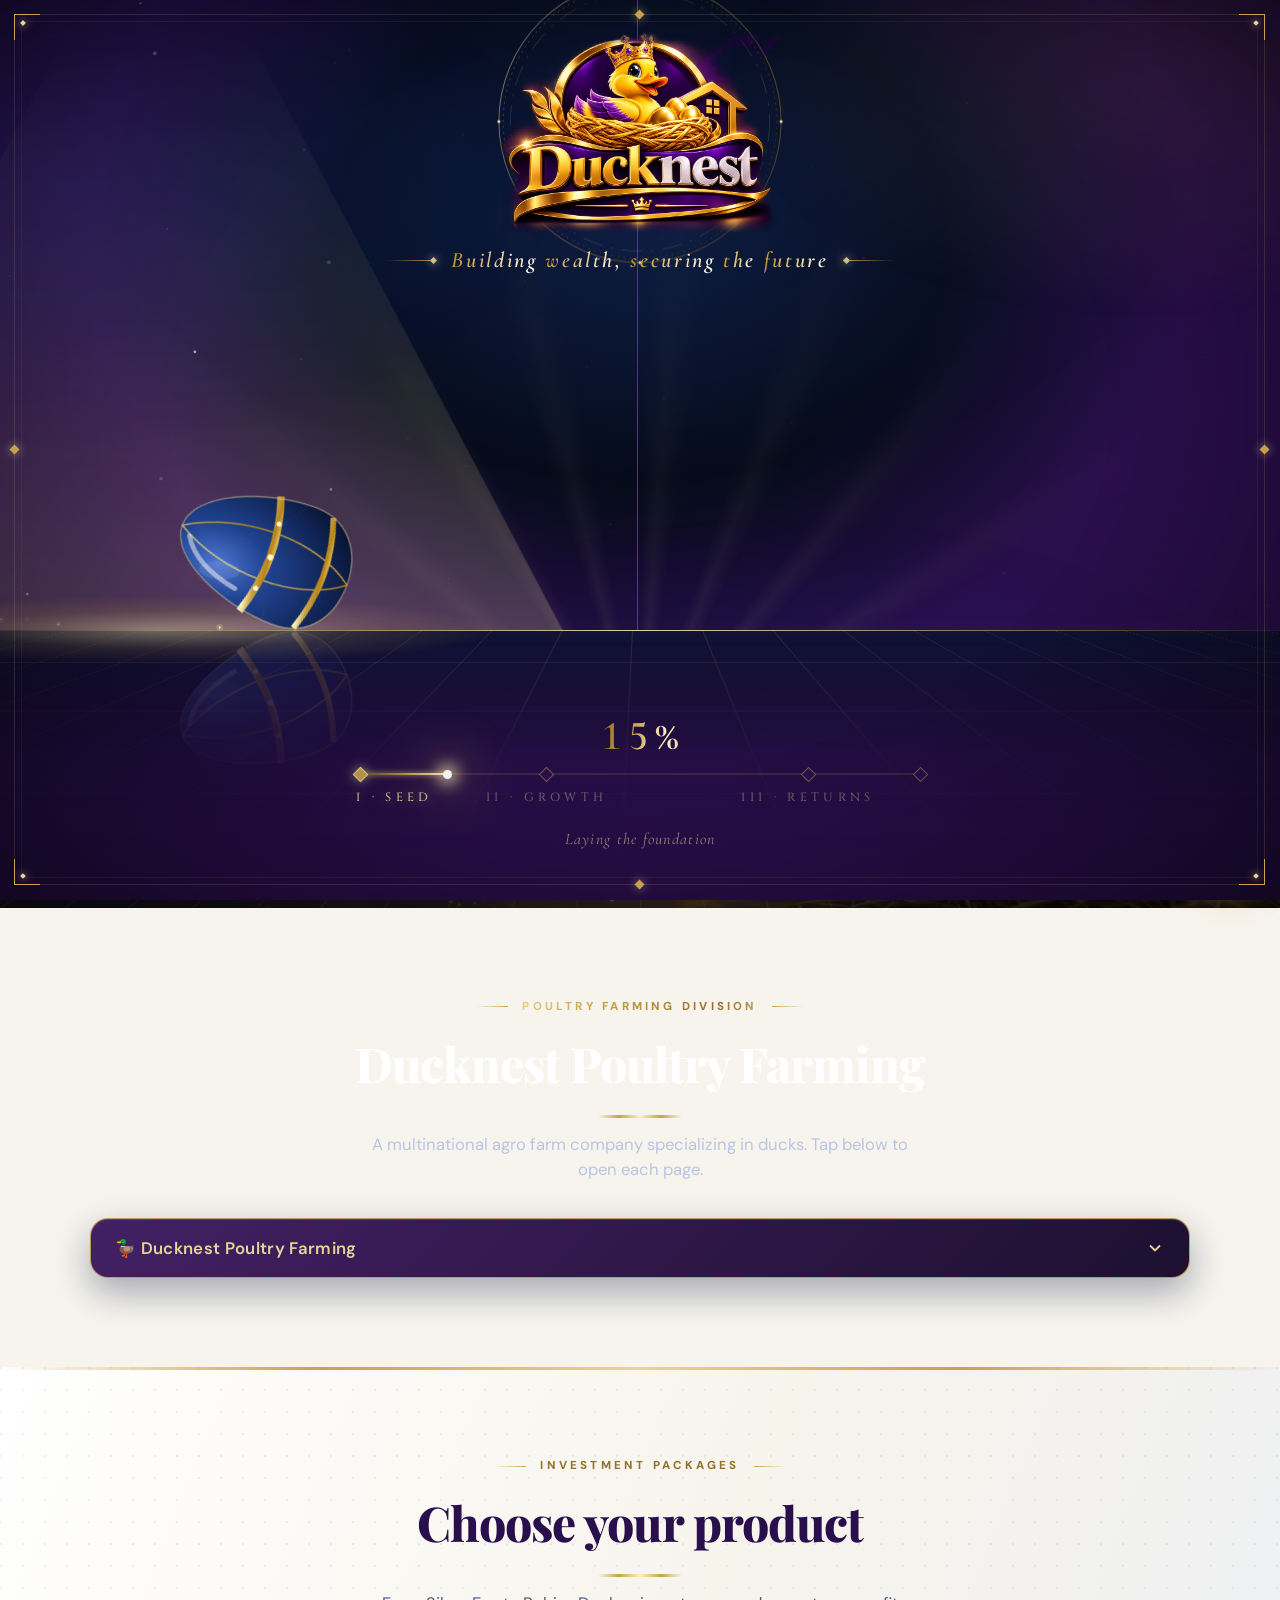
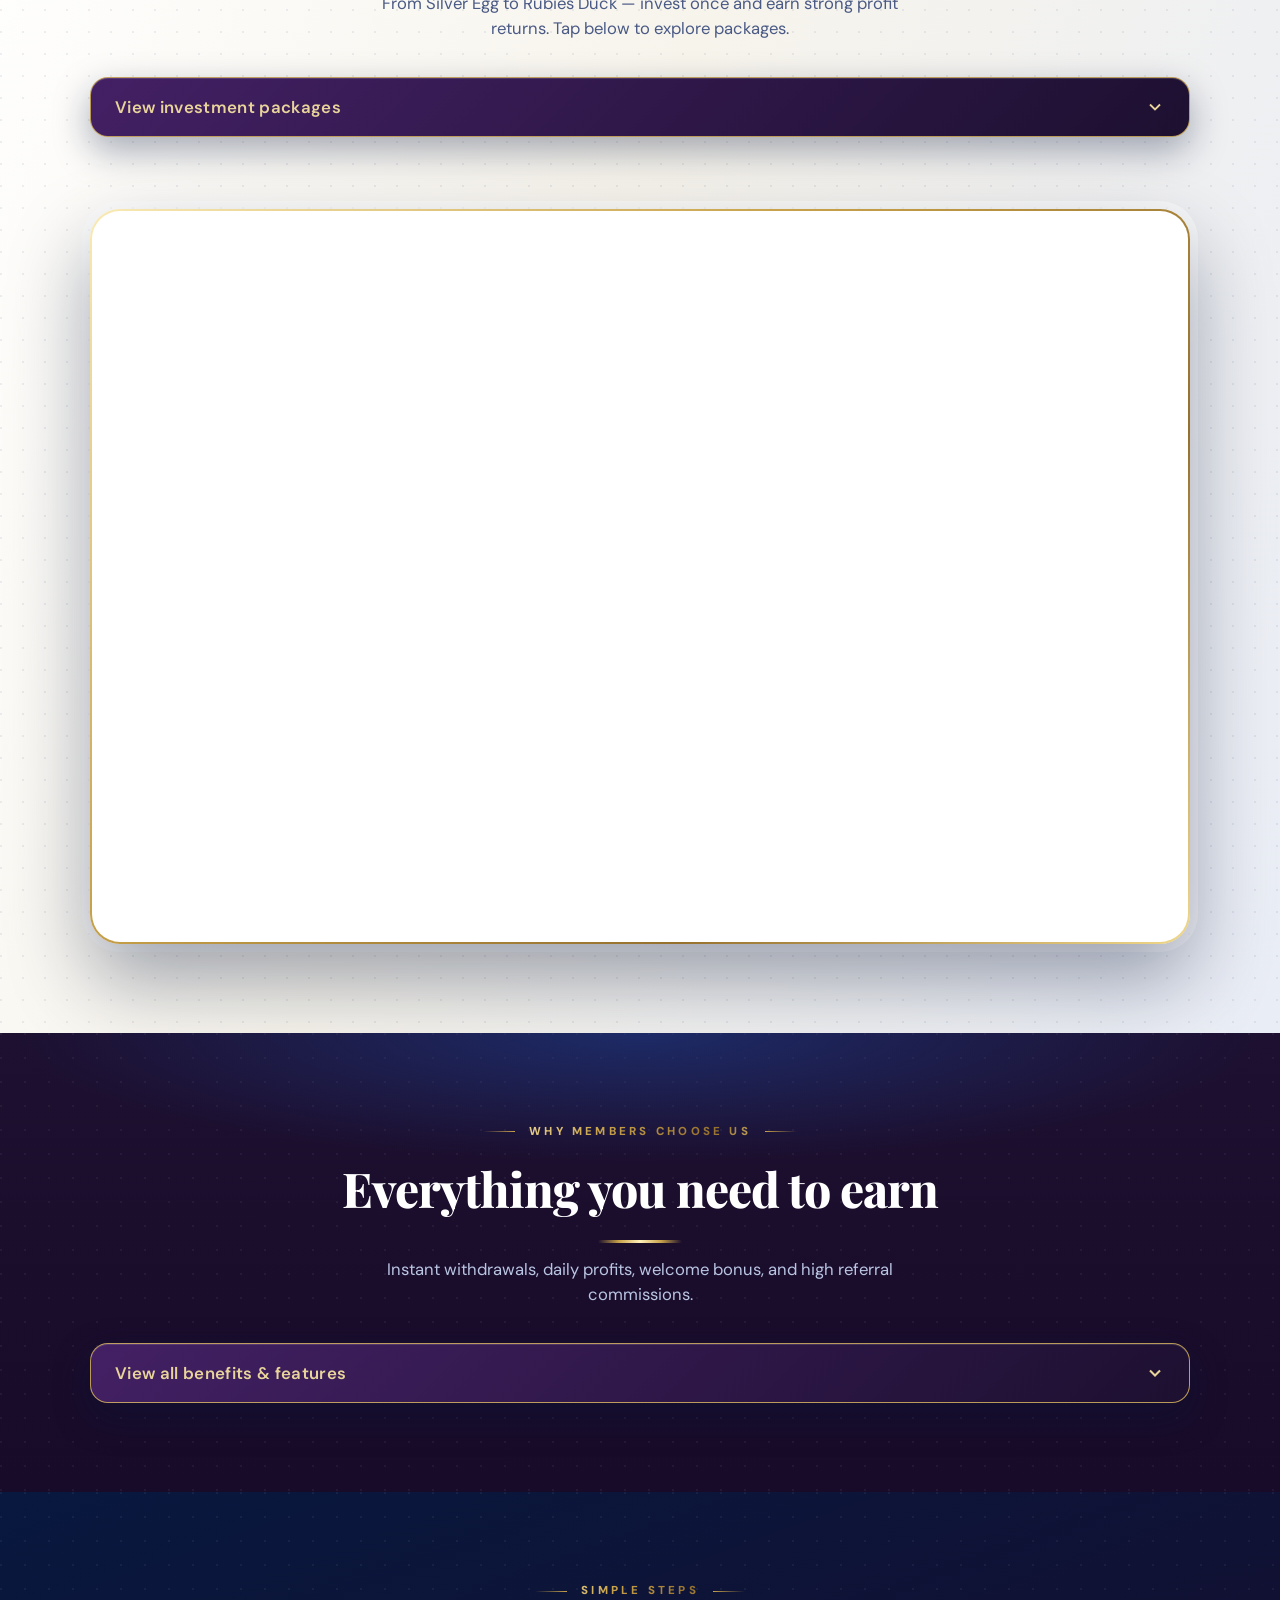
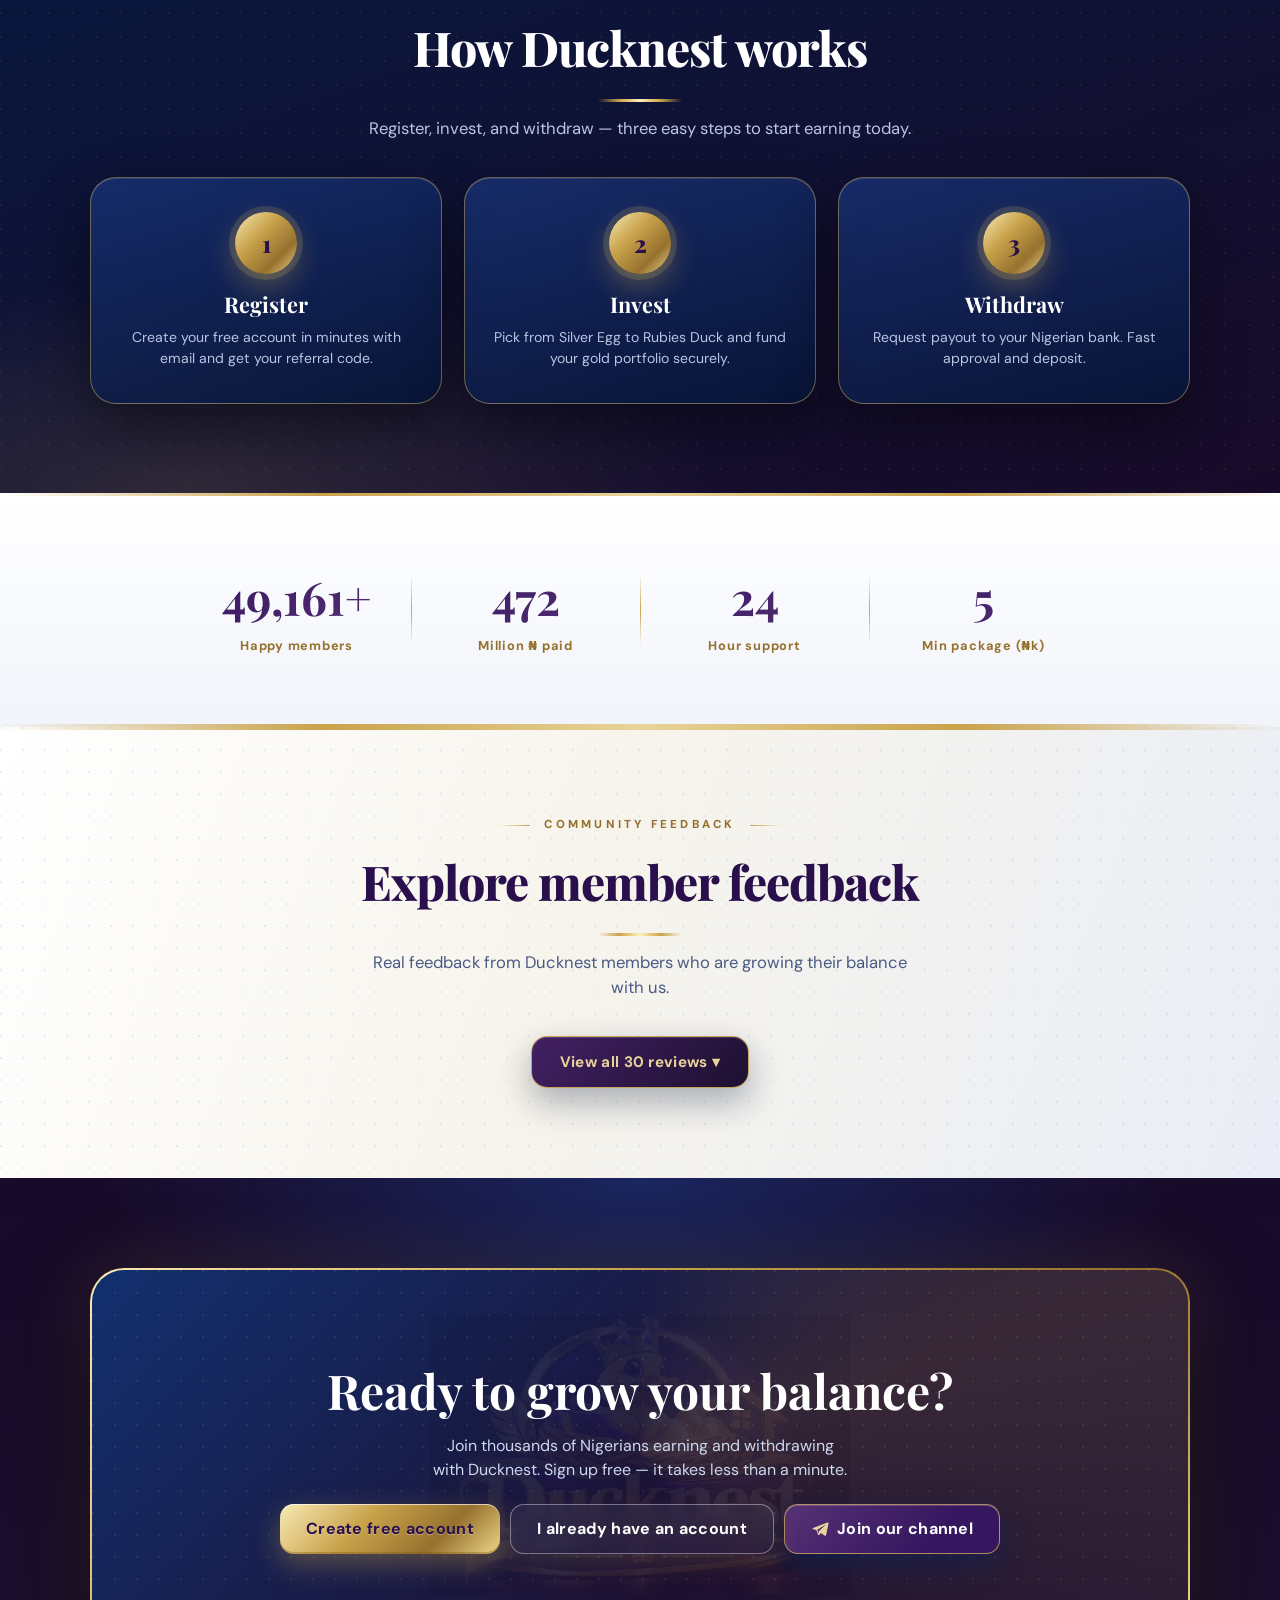
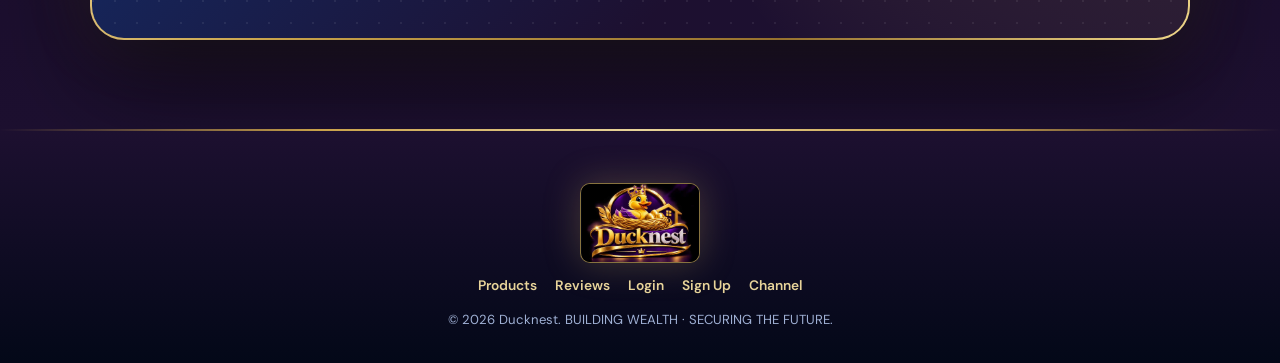
<file: index.html>
<!DOCTYPE html>
<html lang="en">
<head>
<meta charset="utf-8"/>
<meta name="viewport" content="width=device-width, initial-scale=1.0, maximum-scale=1.0, user-scalable=no"/>
<meta name="theme-color" content="#0a0805"/>
<title>Ducknest | A More Elevated Experience</title>
<link rel="preconnect" href="https://fonts.googleapis.com">
<link rel="preconnect" href="https://fonts.gstatic.com" crossorigin>
<link href="https://fonts.googleapis.com/css2?family=Cormorant+Garamond:ital,wght@0,500;0,600;0,700;1,400;1,500;1,600&family=Playfair+Display:wght@500;600;700;800&family=DM+Sans:wght@300;400;500;600;700&display=swap" rel="stylesheet"/>
<script>try{var _t=localStorage.getItem("td_site_theme");if(_t==="light")document.documentElement.setAttribute("data-site-theme","light")}catch(e){}</script>
<style>
/* ===== PRELOADER ===== */

  :root{
    --obsidian:#2A0F4D;
    --enamel:#432064;
    --gold:#C8A24A;
    --gold-hi:#E8D49A;
    --ivory:#F7F4EE;
    --serif:'Cormorant Garamond','Cormorant',Georgia,'Times New Roman',serif;
  }
  *{box-sizing:border-box;margin:0;padding:0}
  html,body{min-height:100%;background:var(--obsidian);color:var(--gold-hi);font-family:var(--serif)}
  body.loading{overflow:hidden;height:100%}


body.loading{overflow:hidden !important; height:100vh !important}

/* ===== MAIN SITE ===== */

:root{
  --bg:#0a0805;--bg2:#120e09;--card:#1a140c;--card2:#221a10;--border:#3a3020;
  --gold:#e8c547;--gold-light:#f5e6a3;--gold-dark:#b8962e;--text:#f5eedc;--muted:#9a8658;
  --success:#2ecc71;--white:#fff;--green:#1a7a3c;
}
*{margin:0;padding:0;box-sizing:border-box;-webkit-tap-highlight-color:transparent}
html{scroll-behavior:smooth}
body{font-family:"DM Sans",system-ui,sans-serif;background:var(--bg);color:var(--text);overflow-x:hidden;line-height:1.5}
h1,h2,h3,h4{font-family:"Playfair Display",serif;font-weight:700}
a{color:inherit}

/* NAV */
.nav{position:fixed;top:0;left:0;right:0;z-index:1000;display:flex;align-items:center;justify-content:space-between;padding:12px 18px;background:rgba(10,8,5,.75);backdrop-filter:blur(16px);-webkit-backdrop-filter:blur(16px);border-bottom:1px solid rgba(232,197,71,.12);transition:.3s}
.nav.scrolled{background:rgba(10,8,5,.95);box-shadow:0 8px 32px rgba(0,0,0,.5)}
.nav-brand{display:flex;align-items:center;gap:10px;text-decoration:none;color:var(--gold)}
.nav-brand img{width:54px;height:40px;border-radius:8px;object-fit:contain;background:#03060d;box-shadow:0 0 18px rgba(232,197,71,.3)}
.nav-brand span{font-family:"Playfair Display",serif;font-size:1.15rem;font-weight:700}
.nav-actions{display:flex;gap:8px;align-items:center}
.btn{display:inline-flex;align-items:center;justify-content:center;gap:8px;height:42px;padding:0 18px;border-radius:12px;font-size:.9rem;font-weight:600;border:none;cursor:pointer;text-decoration:none;font-family:inherit;transition:transform .2s,box-shadow .2s,background .2s}
.btn:active{transform:scale(.97)}
.btn-gold{background:linear-gradient(135deg,var(--gold),#f0d56a,var(--gold-dark));color:#1a1408;box-shadow:0 6px 22px rgba(232,197,71,.35)}
.btn-gold:hover{box-shadow:0 8px 28px rgba(232,197,71,.5)}
.btn-outline{background:transparent;color:var(--gold);border:1px solid rgba(232,197,71,.45)}
.btn-outline:hover{background:rgba(232,197,71,.08)}
.btn-green{background:linear-gradient(135deg,#1f9d4a,#157a38);color:#fff;box-shadow:0 6px 20px rgba(31,157,74,.35)}
.btn-lg{height:50px;padding:0 26px;font-size:1rem;border-radius:14px}
.btn-block{width:100%}

/* DROPDOWN */
.dd{position:relative}
.dd-menu{position:absolute;top:calc(100% + 8px);right:0;min-width:180px;background:linear-gradient(160deg,#241c0f,#151109);border:1px solid rgba(232,197,71,.3);border-radius:14px;padding:8px;box-shadow:0 18px 50px rgba(0,0,0,.55);opacity:0;visibility:hidden;transform:translateY(-8px);transition:.22s;z-index:50}
.dd.open .dd-menu{opacity:1;visibility:visible;transform:none}
.dd-menu a{display:flex;align-items:center;gap:10px;padding:11px 14px;border-radius:10px;font-size:.88rem;color:var(--text);text-decoration:none}
.dd-menu a:hover{background:rgba(232,197,71,.1);color:var(--gold)}
.dd-menu .ico{width:22px;height:22px;flex-shrink:0}

/* TICKER */
.live-ticker{position:fixed;top:64px;left:0;right:0;z-index:900;background:linear-gradient(90deg,#1a140c,#241c0f,#1a140c);border-bottom:1px solid rgba(232,197,71,.18);overflow:hidden;height:34px;display:flex;align-items:center}
.ticker-track{display:flex;gap:40px;white-space:nowrap;animation:ticker 45s linear infinite}
.ticker-item{font-size:.78rem;color:var(--muted)}
.ticker-item strong{color:var(--success);font-weight:700}
.ticker-item .name{color:var(--gold);font-weight:600}
@keyframes ticker{0%{transform:translateX(0)}100%{transform:translateX(-50%)}}

/* HERO */
.hero{position:relative;min-height:100vh;display:flex;align-items:center;justify-content:center;padding:110px 18px 50px;overflow:hidden}
.hero-bg{position:absolute;inset:0;background:radial-gradient(ellipse 80% 55% at 50% 15%,rgba(232,197,71,.15),transparent 55%),radial-gradient(ellipse 50% 40% at 85% 75%,rgba(184,150,46,.08),transparent 50%),var(--bg)}
.hero-particles{position:absolute;inset:0;pointer-events:none;overflow:hidden}
.particle{position:absolute;border-radius:50%;background:var(--gold);opacity:.3;animation:floatUp linear infinite}
@keyframes floatUp{0%{transform:translateY(100vh) scale(0);opacity:0}10%{opacity:.4}90%{opacity:.2}100%{transform:translateY(-15vh) scale(1);opacity:0}}
.hero-inner{position:relative;z-index:2;width:min(1100px,100%);display:grid;grid-template-columns:1.05fr .95fr;gap:36px;align-items:center}
.hero-copy{animation:fadeUp .9s ease both}
.hero-badge{display:inline-flex;align-items:center;gap:8px;padding:6px 14px;border-radius:999px;background:rgba(232,197,71,.1);border:1px solid rgba(232,197,71,.28);color:var(--gold);font-size:.75rem;font-weight:600;margin-bottom:16px}
.hero-badge .dot{width:7px;height:7px;border-radius:50%;background:var(--success);box-shadow:0 0 10px var(--success);animation:pulse 1.6s ease infinite}
@keyframes pulse{0%,100%{opacity:1;transform:scale(1)}50%{opacity:.45;transform:scale(.85)}}
.hero h1{font-size:clamp(2rem,4.8vw,3.2rem);line-height:1.12;margin-bottom:14px}
.hero h1 em{font-style:normal;background:linear-gradient(120deg,var(--gold-light),var(--gold),var(--gold-dark));-webkit-background-clip:text;-webkit-text-fill-color:transparent;background-clip:text}
.hero-sub{font-size:1.02rem;color:var(--muted);margin-bottom:24px;max-width:420px}
.hero-ctas{display:flex;flex-wrap:wrap;gap:10px;margin-bottom:28px}
.hero-stats{display:flex;gap:24px;flex-wrap:wrap}
.hero-stat strong{display:block;font-size:1.4rem;color:var(--gold);font-family:"Playfair Display",serif}
.hero-stat span{font-size:.75rem;color:var(--muted)}
.hero-visual{position:relative;animation:fadeUp 1s .12s ease both}
.hero-visual img{width:100%;max-height:760px;height:auto;border-radius:22px;box-shadow:0 28px 70px rgba(0,0,0,.55),0 0 0 1px rgba(232,197,71,.2);object-fit:contain;aspect-ratio:auto}
.hero-float{position:absolute;background:linear-gradient(145deg,#2a2214,#151109);border:1px solid rgba(232,197,71,.35);border-radius:14px;padding:10px 14px;box-shadow:0 14px 36px rgba(0,0,0,.5);animation:floatY 4s ease-in-out infinite}
.hero-float.f1{bottom:10%;left:-6%;animation-delay:0s}
.hero-float.f2{top:8%;right:-4%;animation-delay:1.1s}
.hero-float .f-label{font-size:.68rem;color:var(--muted)}
.hero-float .f-value{font-size:1rem;font-weight:700;color:var(--success)}
@keyframes floatY{0%,100%{transform:translateY(0)}50%{transform:translateY(-12px)}}
@keyframes fadeUp{from{opacity:0;transform:translateY(28px)}to{opacity:1;transform:none}}

/* SECTIONS */
.section{padding:72px 18px;position:relative}
.section-inner{width:min(1100px,100%);margin:0 auto}
.section-label{display:inline-block;font-size:.72rem;font-weight:700;letter-spacing:2px;text-transform:uppercase;color:var(--gold);margin-bottom:8px}
.section-title{font-size:clamp(1.6rem,3.2vw,2.35rem);margin-bottom:10px}
.section-sub{color:var(--muted);font-size:1rem;max-width:520px;margin-bottom:36px}

/* BANNERS */
.banner-stack{display:flex;flex-direction:column;gap:22px}
.banner-card{border-radius:20px;overflow:hidden;border:1px solid rgba(232,197,71,.22);box-shadow:0 20px 50px rgba(0,0,0,.4);opacity:0;transform:translateY(36px);transition:opacity .7s,transform .7s}
.banner-card.visible{opacity:1;transform:none}
.banner-card img{width:100%;display:block;aspect-ratio:21/9;object-fit:cover}
.banner-card a.banner-hit{display:block;position:relative}
.banner-card a.banner-hit::after{content:"";position:absolute;inset:0;background:linear-gradient(0deg,rgba(0,0,0,.15),transparent 40%);pointer-events:none}

/* PRODUCTS */
.products-grid{display:grid;grid-template-columns:repeat(4,1fr);gap:16px}
.product-card{background:linear-gradient(165deg,#1f1810,#120e09);border:1px solid rgba(232,197,71,.28);border-radius:18px;padding:0;overflow:hidden;opacity:0;transform:translateY(28px);transition:opacity .55s,transform .55s,border-color .25s,box-shadow .25s}
.product-card.visible{opacity:1;transform:none}
.product-card:hover{border-color:rgba(232,197,71,.55);box-shadow:0 16px 40px rgba(232,197,71,.12)}
.product-card img{width:100%;display:block}
.product-card .pc-body{padding:14px 16px 18px}
.product-card h4{font-size:1.15rem;color:var(--gold);margin-bottom:4px}
.product-card .pc-desc{font-size:.82rem;color:var(--muted);margin-bottom:12px;min-height:2.4em}
.product-meta{display:flex;justify-content:space-between;margin-bottom:14px;font-size:.85rem}
.product-meta span{color:var(--muted)}
.product-meta strong{color:var(--gold);display:block;font-size:1.05rem;margin-top:2px}

/* STEPS */
.steps{display:grid;grid-template-columns:repeat(3,1fr);gap:16px}
.step{background:linear-gradient(160deg,var(--card2),var(--card));border:1px solid var(--border);border-radius:18px;padding:26px 18px;text-align:center;opacity:0;transform:translateY(24px);transition:opacity .55s,transform .55s}
.step.visible{opacity:1;transform:none}
.step-num{width:46px;height:46px;margin:0 auto 14px;border-radius:50%;background:linear-gradient(135deg,var(--gold),var(--gold-dark));color:#1a1408;font-weight:800;font-size:1.15rem;display:grid;place-items:center;font-family:"Playfair Display",serif;box-shadow:0 8px 22px rgba(232,197,71,.3)}
.step h4{font-size:1.1rem;color:var(--gold);margin-bottom:6px}
.step p{font-size:.88rem;color:var(--muted)}

/* STATS */
.stats-band{background:linear-gradient(135deg,#1f1810,#120e09);border-top:1px solid rgba(232,197,71,.18);border-bottom:1px solid rgba(232,197,71,.18);padding:44px 18px}
.stats-row{width:min(900px,100%);margin:0 auto;display:grid;grid-template-columns:repeat(4,1fr);gap:16px;text-align:center}
.stat-item strong{display:block;font-size:clamp(1.5rem,2.8vw,2.1rem);color:var(--gold);font-family:"Playfair Display",serif}
.stat-item span{font-size:.8rem;color:var(--muted)}

/* REVIEWS */
.reviews-grid{display:grid;grid-template-columns:repeat(3,1fr);gap:14px}
.review-card{background:var(--card);border:1px solid var(--border);border-radius:16px;padding:20px;opacity:0;transform:translateY(20px);transition:opacity .5s,transform .5s}
.review-card.visible{opacity:1;transform:none}
.review-stars{color:var(--gold);letter-spacing:2px;margin-bottom:8px;font-size:.95rem}
.review-text{font-size:.9rem;margin-bottom:14px;line-height:1.55}
.review-user{display:flex;align-items:center;gap:10px}
.review-avatar{width:40px;height:40px;border-radius:50%;background:linear-gradient(145deg,#fff09b,var(--gold));color:#1b1408;display:grid;place-items:center;font-weight:800;font-size:.85rem}
.review-name{font-weight:700;font-size:.88rem}
.review-meta{font-size:.72rem;color:var(--muted)}

/* CTA */
.cta-banner{position:relative;border-radius:24px;overflow:hidden;border:1px solid rgba(232,197,71,.28);background:linear-gradient(135deg,#2a2214,#151109);padding:44px 28px;text-align:center;box-shadow:0 28px 70px rgba(0,0,0,.45)}
.cta-banner::before{content:"";position:absolute;inset:-45%;background:conic-gradient(from 0deg,transparent,rgba(232,197,71,.07),transparent 40%);animation:spinSlow 14s linear infinite}
@keyframes spinSlow{to{transform:rotate(360deg)}}
.cta-banner>*{position:relative;z-index:1}
.cta-banner h2{font-size:clamp(1.5rem,2.8vw,2.1rem);margin-bottom:8px}
.cta-banner p{color:var(--muted);margin-bottom:22px;max-width:420px;margin-left:auto;margin-right:auto}
.cta-actions{display:flex;flex-wrap:wrap;gap:10px;justify-content:center}

/* FOOTER */
footer{padding:36px 18px 24px;border-top:1px solid rgba(232,197,71,.1);text-align:center}
.footer-logo{width:120px;height:80px;object-fit:contain;background:#03060d;border-radius:10px;margin:0 auto 10px;display:block;box-shadow:0 0 20px rgba(232,197,71,.2)}
footer p{color:var(--muted);font-size:.82rem}
.footer-links{display:flex;gap:18px;justify-content:center;margin:12px 0 14px;flex-wrap:wrap}
.footer-links a{color:var(--gold);text-decoration:none;font-size:.86rem;font-weight:500}

/* FLOATING CHAT */
.chat-fab{position:fixed;right:18px;bottom:22px;z-index:1200}
.chat-btn{width:58px;height:58px;border-radius:50%;border:none;cursor:pointer;background:linear-gradient(145deg,var(--gold),var(--gold-dark));color:#1a1408;box-shadow:0 10px 32px rgba(232,197,71,.45);display:grid;place-items:center;transition:transform .25s,box-shadow .25s}
.chat-btn:hover{transform:scale(1.06);box-shadow:0 14px 40px rgba(232,197,71,.55)}
.chat-btn svg{width:28px;height:28px}
.chat-panel{position:absolute;bottom:70px;right:0;width:220px;background:linear-gradient(160deg,#241c0f,#151109);border:1px solid rgba(232,197,71,.35);border-radius:18px;padding:12px;box-shadow:0 20px 55px rgba(0,0,0,.6);opacity:0;visibility:hidden;transform:translateY(12px) scale(.96);transition:.25s;transform-origin:bottom right}
.chat-fab.open .chat-panel{opacity:1;visibility:visible;transform:none}
.chat-panel h5{font-size:.72rem;letter-spacing:1.5px;text-transform:uppercase;color:var(--muted);padding:4px 8px 10px;font-family:"DM Sans",sans-serif;font-weight:600}
.chat-link{display:flex;align-items:center;gap:12px;padding:12px 12px;border-radius:12px;text-decoration:none;color:var(--text);font-weight:600;font-size:.92rem;margin-bottom:6px;transition:background .2s}
.chat-link:last-child{margin-bottom:0}
.chat-link:hover{background:rgba(232,197,71,.1)}
.chat-link .ci{width:40px;height:40px;border-radius:12px;display:grid;place-items:center;flex-shrink:0}
.chat-link.wa .ci{background:#25D366}
.chat-link.tg .ci{background:#2AABEE}
.chat-link svg{width:22px;height:22px;fill:#fff}

/* MOBILE */
@media(max-width:900px){
  .hero-inner{grid-template-columns:1fr;gap:28px;text-align:center}
  .hero-sub{margin-left:auto;margin-right:auto}
  .hero-ctas,.hero-stats{justify-content:center}
  .hero-float{display:none}
  .products-grid{grid-template-columns:1fr 1fr}
  .steps{grid-template-columns:1fr}
  .stats-row{grid-template-columns:1fr 1fr;gap:20px}
  .reviews-grid{grid-template-columns:1fr}
  .banner-card img{aspect-ratio:16/9}
}
@media(max-width:520px){
  .nav-brand span{display:none}
  .products-grid{grid-template-columns:1fr}
  .btn{height:40px;padding:0 14px;font-size:.84rem}
  .hero{padding-top:100px}
  .live-ticker{top:60px}
}

/* EARN DROPDOWN */
.earn-dropdown{margin-top:8px}
.earn-toggle{width:100%;display:flex;align-items:center;justify-content:space-between;gap:14px;padding:16px 20px;border-radius:16px;border:1px solid rgba(232,197,71,.35);background:linear-gradient(145deg,#241c0f,#151109);color:var(--gold);font-family:inherit;font-size:1rem;font-weight:600;cursor:pointer;transition:border-color .25s,box-shadow .25s,background .25s;box-shadow:0 8px 28px rgba(0,0,0,.3)}
.earn-toggle:hover{border-color:rgba(232,197,71,.55);box-shadow:0 12px 36px rgba(232,197,71,.12)}
.earn-toggle[aria-expanded="true"]{border-color:rgba(232,197,71,.6);background:linear-gradient(145deg,#2a2214,#1a140c)}
.earn-chevron{display:grid;place-items:center;transition:transform .3s ease;flex-shrink:0}
.earn-toggle[aria-expanded="true"] .earn-chevron{transform:rotate(180deg)}
.earn-panel{max-height:0;overflow:hidden;transition:max-height .55s cubic-bezier(.4,0,.2,1),opacity .35s;opacity:0}
.earn-panel.open{max-height:6000px;opacity:1;margin-top:18px}
.banner-caption{padding:16px 18px 18px;background:linear-gradient(180deg,rgba(26,20,12,.95),rgba(18,14,9,.98));border-top:1px solid rgba(232,197,71,.15)}
.banner-caption h4{font-size:1.05rem;color:var(--gold);margin-bottom:6px;font-family:"Playfair Display",serif}
.banner-caption p{font-size:.88rem;color:var(--muted);line-height:1.55;margin:0}
.banner-card{display:flex;flex-direction:column}
.banner-card .banner-hit{flex-shrink:0}
.banner-card img{aspect-ratio:21/9;object-fit:cover}
@media(max-width:900px){.banner-card img{aspect-ratio:16/9}}


/* Enhanced product dropdown */
.products-toggle-wrap{margin-top:8px}
.products-panel{max-height:0;overflow:hidden;transition:max-height .6s cubic-bezier(.4,0,.2,1),opacity .4s;opacity:0}
.products-panel.open{max-height:8000px;opacity:1;margin-top:22px}

/* Premium enhancements */
.product-card{transition:opacity .55s,transform .55s,border-color .3s,box-shadow .3s,translate .3s}
.product-card:hover{transform:translateY(-6px);box-shadow:0 22px 50px rgba(232,197,71,.18)}
.hero-badge{animation:badgeGlow 3s ease-in-out infinite}
@keyframes badgeGlow{0%,100%{box-shadow:0 0 0 0 rgba(232,197,71,.2)}50%{box-shadow:0 0 20px 4px rgba(232,197,71,.25)}}
.btn-gold{position:relative;overflow:hidden}
.btn-gold::after{
  content:"";position:absolute;inset:0;
  background:linear-gradient(105deg,transparent 40%,rgba(255,255,255,.35) 50%,transparent 60%);
  transform:translateX(-120%);transition:none;
}
.btn-gold:hover::after{animation:btnShine 0.8s ease}
@keyframes btnShine{to{transform:translateX(120%)}}
.section-title{position:relative}
.review-card:hover{border-color:rgba(232,197,71,.4);transform:translateY(-4px);box-shadow:0 12px 32px rgba(0,0,0,.35)}
.step:hover{border-color:rgba(232,197,71,.45);transform:translateY(-4px)}
.stat-item strong{text-shadow:0 0 30px rgba(232,197,71,.3)}
.live-ticker{box-shadow:0 4px 20px rgba(0,0,0,.3)}
.nav{transition:background .35s,box-shadow .35s,backdrop-filter .35s}
.chat-btn{animation:chatPulse 2.5s ease-in-out infinite}
@keyframes chatPulse{0%,100%{box-shadow:0 10px 32px rgba(232,197,71,.45)}50%{box-shadow:0 10px 42px rgba(232,197,71,.7),0 0 0 8px rgba(232,197,71,.08)}}


/* Legendary polish */
body{background:var(--bg)}
.hero h1{text-shadow:0 4px 40px rgba(232,197,71,.15)}
.product-card .pc-body{position:relative}
.product-card h4{letter-spacing:.3px}
.cta-banner{box-shadow:0 28px 70px rgba(0,0,0,.45),0 0 0 1px rgba(232,197,71,.15),inset 0 1px 0 rgba(255,255,255,.04)}
.banner-card{transition:opacity .7s,transform .7s,box-shadow .4s}
.banner-card:hover{box-shadow:0 24px 60px rgba(232,197,71,.12)}
.review-stars{filter:drop-shadow(0 0 6px rgba(232,197,71,.35))}
footer{background:linear-gradient(180deg,transparent,rgba(18,14,9,.6))}
.nav-brand img{transition:box-shadow .3s,transform .3s}
.nav-brand:hover img{transform:scale(1.06);box-shadow:0 0 28px rgba(232,197,71,.5)}
@media(max-width:520px){
}


/* =========================================================
   Ducknest SIGNATURE EDITION — midnight navy + champagne
   Visual-only refinement; existing page sections and flows
   are retained, with responsive and reduced-motion support.
   ========================================================= */
:root{
  --bg:#070b14;
  --bg2:#0c1322;
  --card:#101a2b;
  --card2:#142138;
  --border:rgba(213,184,112,.24);
  --gold:#E8D49A;
  --gold-light:#f4e8c4;
  --gold-dark:#96712E;
  --text:#f4f2ec;
  --muted:#a8b2c3;
  --success:#5bd6a0;
  --white:#fff;
  --green:#1b8b63;
}
html{scroll-padding-top:110px}
body{
  background:
    radial-gradient(ellipse at 14% 5%,rgba(58,86,137,.16),transparent 38%),
    radial-gradient(ellipse at 88% 36%,rgba(185,148,69,.08),transparent 32%),
    var(--bg);
  color:var(--text);
}
::selection{background:rgba(216,189,120,.35);color:#fff}
.nav{
  padding:13px clamp(14px,3vw,34px);
  background:rgba(7,11,20,.78);
  border-bottom:1px solid rgba(216,189,120,.18);
  box-shadow:0 8px 36px rgba(0,0,0,.14);
}
.nav.scrolled{background:rgba(7,11,20,.96);box-shadow:0 12px 38px rgba(0,0,0,.4)}
.nav-brand{color:var(--gold-light);gap:12px}
.nav-brand img,.footer-logo{
  border:1px solid rgba(216,189,120,.5);
  box-shadow:0 0 0 4px rgba(216,189,120,.055),0 10px 28px rgba(0,0,0,.28);
}
.nav-brand span{letter-spacing:.04em}
.btn{border-radius:13px;letter-spacing:.01em}
.btn-gold{
  background:linear-gradient(130deg,#f4e8c4 0%,#E8D49A 48%,#96712E 100%);
  color:#10131a;
  box-shadow:0 8px 24px rgba(185,148,69,.2),inset 0 1px rgba(255,255,255,.5);
}
.btn-gold:hover{box-shadow:0 12px 32px rgba(185,148,69,.32);transform:translateY(-2px)}
.btn-outline{border-color:rgba(216,189,120,.55);color:var(--gold-light);background:rgba(255,255,255,.025)}
.btn-outline:hover{background:rgba(216,189,120,.1)}
.btn-green{background:linear-gradient(135deg,#218a69,#12624f);box-shadow:0 8px 22px rgba(33,138,105,.2)}
.dd-menu,.chat-panel{
  background:linear-gradient(155deg,rgba(22,34,55,.98),rgba(9,15,27,.99));
  border:1px solid rgba(216,189,120,.3);
  box-shadow:0 24px 64px rgba(0,0,0,.55);
  backdrop-filter:blur(22px);
}
.dd-menu a:hover,.chat-link:hover{background:rgba(216,189,120,.1);color:var(--gold-light)}
.live-ticker{
  background:linear-gradient(90deg,#101b2e,#17243a,#101b2e);
  border-bottom-color:rgba(216,189,120,.22);
}
.ticker-item{color:#c2cbd8}
.ticker-item strong{color:var(--success)}
.ticker-item .name{color:var(--gold-light)}
.hero{isolation:isolate}
.hero-bg{
  background:
    radial-gradient(ellipse 70% 60% at 78% 28%,rgba(62,93,150,.22),transparent 62%),
    radial-gradient(ellipse 50% 45% at 20% 74%,rgba(216,189,120,.1),transparent 65%),
    linear-gradient(145deg,#080d18,#0a1221 58%,#080d18);
}
.hero-badge{
  background:rgba(216,189,120,.085);
  border-color:rgba(216,189,120,.32);
  color:var(--gold-light);
}
.hero h1{letter-spacing:-.025em;text-shadow:0 12px 42px rgba(0,0,0,.25)}
.hero h1 em{
  background:linear-gradient(115deg,#fff4d4 0%,#E8D49A 38%,#f5e7bd 62%,#96712E 100%);
  -webkit-background-clip:text;background-clip:text;
}
.hero-sub,.section-sub{color:#b3bdcc}
.hero-visual img{
  border-radius:26px;
  border:1px solid rgba(216,189,120,.24);
  box-shadow:0 34px 90px rgba(0,0,0,.48),0 0 0 7px rgba(255,255,255,.018);
}
.hero-float{
  background:linear-gradient(145deg,rgba(24,38,60,.96),rgba(10,17,30,.98));
  border-color:rgba(216,189,120,.36);
  backdrop-filter:blur(16px);
}
.hero-float .f-label{color:#b5c0d1}
.section{padding-top:clamp(56px,7vw,90px);padding-bottom:clamp(56px,7vw,90px)}
.section-label{color:var(--gold-light);letter-spacing:2.4px}
.section-title{letter-spacing:-.02em}
.banner-card,.product-card,.step,.review-card{
  border-color:rgba(216,189,120,.2);
  box-shadow:0 18px 50px rgba(0,0,0,.2);
}
.banner-card{border-radius:24px}
.banner-card img{filter:saturate(.92) contrast(1.02)}
.banner-caption{background:linear-gradient(180deg,rgba(16,26,43,.98),rgba(9,15,27,.99));border-top-color:rgba(216,189,120,.18)}
.banner-caption h4,.product-card h4,.step h4{color:var(--gold-light)}
.banner-caption p,.product-card .pc-desc,.step p,.review-meta{color:#aab5c6}
.products-grid{gap:18px}
.product-card{
  background:linear-gradient(155deg,rgba(23,36,58,.96),rgba(10,16,28,.98));
  border-radius:21px;
}
.product-card:hover{border-color:rgba(216,189,120,.56);box-shadow:0 24px 56px rgba(0,0,0,.32),0 0 26px rgba(216,189,120,.07)}
.product-meta strong{color:var(--gold-light)}
.step{
  background:linear-gradient(155deg,rgba(22,35,56,.9),rgba(12,19,33,.98));
  border-radius:22px;
}
.step-num{background:linear-gradient(135deg,#f4e8c4,#E8D49A 55%,#96712E);box-shadow:0 10px 28px rgba(185,148,69,.18)}
.stats-band{
  background:linear-gradient(120deg,#101a2b,#17243a 50%,#0d1626);
  border-color:rgba(216,189,120,.2);
}
.stat-item strong{color:var(--gold-light)}
.review-card{background:linear-gradient(150deg,#121e31,#0b1220);border-radius:20px}
.review-card:hover{border-color:rgba(216,189,120,.42)}
.review-stars{color:var(--gold-light)}
.review-avatar{background:linear-gradient(135deg,#f4e8c4,#E8D49A);color:#172033}
.cta-banner{
  background:
    radial-gradient(ellipse at 10% 0%,rgba(67,100,154,.25),transparent 50%),
    linear-gradient(135deg,#17243a,#0b1220 70%);
  border-color:rgba(216,189,120,.35);
  border-radius:28px;
}
.cta-banner p{color:#b4bdca}
footer{background:linear-gradient(180deg,rgba(10,17,30,.15),rgba(12,19,33,.92));border-top-color:rgba(216,189,120,.16)}
footer p{color:#aab5c6}
.footer-links a{color:var(--gold-light)}
.chat-btn{
  background:linear-gradient(135deg,#f4e8c4,#E8D49A 55%,#96712E);
  color:#101725;
  box-shadow:0 12px 34px rgba(185,148,69,.27);
}
.chat-btn:hover{box-shadow:0 16px 42px rgba(185,148,69,.38)}
.chat-panel h5{color:#aab5c6}
.earn-toggle{
  background:linear-gradient(145deg,#17243a,#0c1423);
  border-color:rgba(216,189,120,.32);
  color:var(--gold-light);
}
.earn-toggle[aria-expanded="true"]{background:linear-gradient(145deg,#1b2a43,#101a2b)}
@media(min-width:901px){
  .hero-inner{gap:clamp(36px,5vw,72px)}
  .hero h1{font-size:clamp(2.6rem,4.5vw,4.3rem)}
}
@media(max-width:900px){
  .hero{min-height:auto;padding-bottom:64px}
  .hero-visual img{border-radius:22px}
  .section{padding-left:16px;padding-right:16px}
}
@media(max-width:520px){
  .nav{padding:10px 12px}
  .nav-brand img{width:36px;height:36px}
  .hero h1{font-size:clamp(1.9rem,8.4vw,2.65rem);line-height:1.12}
  .hero-sub{font-size:.96rem}
  .hero-ctas .btn{flex:1 1 auto}
  .cta-banner{padding:34px 18px;border-radius:22px}
  .chat-fab{right:14px;bottom:16px}
}
@media(prefers-reduced-motion:reduce){
  *,*::before,*::after{scroll-behavior:auto!important;animation-duration:.01ms!important;animation-iteration-count:1!important;transition-duration:.01ms!important}
}


/* Video-matched Ducknest product cards */
.Ducknest-product{overflow:hidden;padding:12px!important;border:1px solid rgba(244,198,36,.42)!important;border-radius:22px!important;background:linear-gradient(145deg,#263e79,#152750 58%,#101d3d)!important;box-shadow:0 12px 30px rgba(0,0,0,.22)}
.Ducknest-product-image{display:block;width:100%;height:205px;object-fit:cover;object-position:center;border-radius:14px;background:#050914;border:1px solid rgba(255,255,255,.08)}
.Ducknest-product .product-content{padding:13px 3px 4px}
.Ducknest-product .product-badge{display:inline-block;border-radius:999px;padding:5px 10px;background:#ffca18;color:#171717;font-size:10px;font-weight:900;letter-spacing:.08em}
.Ducknest-product h3{margin:10px 0 6px;color:#fff;font-size:25px}
.Ducknest-product p{color:#aebcda;line-height:1.5;font-size:13px;min-height:38px}
.Ducknest-product .product-prices{display:grid;grid-template-columns:1fr 1fr;gap:10px;margin:15px 0}
.Ducknest-product .product-prices small{display:block;color:#9aa9cb;font-size:10px;letter-spacing:.12em;margin-bottom:5px}
.Ducknest-product .product-prices strong{color:#ffda37;font-size:20px;font-weight:800}
.Ducknest-product .btn{display:flex;justify-content:center;align-items:center;margin-top:8px;min-height:44px;border-radius:12px;text-decoration:none;font-weight:800}
.Ducknest-product .btn-gold{background:linear-gradient(#ffe32e,#ffb900);color:#151515}
.Ducknest-product .btn-outline{background:rgba(255,255,255,.07);color:#fff;border:1px solid rgba(255,255,255,.2)}



/* ===== FIXES FOR LOGO SIZE ISSUE ===== */
.nav{padding-top:0 !important; margin-top:0 !important}
.nav-brand{display:flex;align-items:center;gap:10px;flex-shrink:0}
.nav-brand img{width:46px !important; height:32px !important; max-width:46px !important; max-height:32px !important; border-radius:8px; object-fit:contain; background:#03060d; box-shadow:0 0 18px rgba(232,197,71,.3); display:block; flex-shrink:0}
.nav-brand span{font-family:"Playfair Display",serif; font-size:1.1rem; font-weight:700; color:#e8c547; letter-spacing:.04em; white-space:nowrap}
/* Ensure hero section moves up, no unnecessary spacing */
#main-site-content{margin-top:0 !important; padding-top:0 !important}
#main-site-content .hero{margin-top:0 !important; padding-top:22px !important}
.hero{padding-top:18px !important}
/* Remove any large placeholder logo that was covering */
.logo{max-width:220px !important; max-height:220px !important; margin:0 auto !important}
.logo img{width:100% !important; height:auto !important; max-width:220px !important; max-height:220px !important; object-fit:contain !important}

/* === FIXES: hero not covered, reviews visible, big T logo === */
.nav{position:fixed !important; top:0 !important; left:0 !important; right:0 !important; height:64px !important; z-index:1000 !important}
.ticker, .marquee, #ticker, #tickerTrack{position:fixed !important; top:64px !important; left:0 !important; right:0 !important; z-index:999 !important; height:38px !important; background:rgba(10,8,5,.92) !important; border-bottom:1px solid rgba(232,197,71,.12) !important; display:flex !important; align-items:center !important; overflow:hidden !important}
#main-site-content{padding-top:110px !important; margin-top:0 !important}
.hero{padding-top:36px !important; margin-top:0 !important; position:relative !important; z-index:1 !important}
.hero h1{line-height:1.18 !important; padding-top:10px !important; margin-top:0 !important}

/* Fix big T logo covering CTA */
.cta-banner{position:relative !important; overflow:hidden !important}
.cta-banner > img:first-child, .cta-banner img.cta-logo{position:absolute !important; left:50% !important; top:50% !important; transform:translate(-50%,-50%) !important; width:420px !important; height:auto !important; max-width:80% !important; max-height:80% !important; opacity:0.06 !important; pointer-events:none !important; z-index:0 !important}
.cta-banner > *{position:relative !important; z-index:1 !important}

/* Fix reviews panel not showing */
.reviews-panel[hidden]{display:none !important}
.reviews-panel:not([hidden]){display:block !important; animation:fadeIn .35s ease}
.reviews-panel .reviews-grid{display:grid !important; grid-template-columns:repeat(auto-fill,minmax(280px,1fr)) !important; gap:16px !important; margin-top:18px !important; opacity:1 !important; visibility:visible !important}
.reviews-panel .review-card{opacity:1 !important; transform:none !important; visibility:visible !important; display:block !important; background:linear-gradient(160deg,rgba(42,34,18,.92),rgba(18,14,8,.96)) !important; border:1px solid rgba(232,197,71,.18) !important; border-radius:16px !important; padding:18px !important}
@keyframes fadeIn{from{opacity:0;transform:translateY(10px)}to{opacity:1;transform:none}}


/* === FIXED REVIEW BUTTON STYLE === */
.reviews-toggle, #reviewsToggle{
  display:inline-flex !important;
  align-items:center !important;
  justify-content:center !important;
  gap:8px !important;
  padding:12px 22px !important;
  background:linear-gradient(135deg,#e8c547 0%,#b8962e 100%) !important;
  color:#0a0805 !important;
  border:1px solid rgba(232,197,71,.4) !important;
  border-radius:12px !important;
  font-family:'DM Sans',sans-serif !important;
  font-weight:700 !important;
  font-size:.95rem !important;
  letter-spacing:.02em !important;
  cursor:pointer !important;
  box-shadow:0 8px 20px rgba(232,197,71,.25), inset 0 1px 0 rgba(255,255,255,.3) !important;
  transition:all .3s ease !important;
  margin:18px 0 0 0 !important;
}
.reviews-toggle:hover, #reviewsToggle:hover{
  transform:translateY(-2px) !important;
  box-shadow:0 12px 28px rgba(232,197,71,.35), inset 0 1px 0 rgba(255,255,255,.4) !important;
  background:linear-gradient(135deg,#f5e6a3 0%,#e8c547 100%) !important;
}
.reviews-toggle:active, #reviewsToggle:active{transform:translateY(0) !important}


/* ===== FIX: images no longer cropped ===== */
.Ducknest-product-image{height:auto!important;aspect-ratio:1/1!important;object-fit:cover!important;object-position:center!important}
.banner-stack{display:grid!important;grid-template-columns:repeat(3,1fr);gap:22px;align-items:start}
.banner-card img,.banner-card a.banner-hit img{aspect-ratio:auto!important;height:auto!important;object-fit:contain!important;width:100%}
.banner-card{height:100%}
@media(max-width:900px){.banner-stack{grid-template-columns:repeat(2,1fr)}}
@media(max-width:560px){.banner-stack{grid-template-columns:1fr}}

/* ===== FIX: sliding ticker ===== */
.live-ticker{position:fixed!important;top:64px!important;left:0!important;right:0!important;height:38px!important;z-index:999!important;display:flex!important;align-items:center!important;overflow:hidden!important;background:linear-gradient(90deg,#101b2e,#17243a,#101b2e)!important;border-bottom:1px solid rgba(216,189,120,.22)!important}
#tickerTrack,.ticker-track{position:static!important;top:auto!important;left:auto!important;right:auto!important;height:auto!important;width:max-content!important;flex:0 0 auto!important;display:flex!important;gap:0!important;background:none!important;border:0!important;overflow:visible!important;white-space:nowrap!important;will-change:transform;animation:tickerSlide 40s linear infinite!important}
.ticker-group{display:flex;flex:0 0 auto}
.ticker-item{flex:0 0 auto;padding:0 28px;font-size:.78rem;letter-spacing:.06em}
.ticker-item::after{content:"\25C6";margin-left:56px;color:var(--gold-dark);font-size:.6rem}
@keyframes tickerSlide{from{transform:translateX(0)}to{transform:translateX(-50%)}}
@media(max-width:520px){.live-ticker{top:64px!important}}
@media(prefers-reduced-motion:reduce){#tickerTrack,.ticker-track{animation-duration:120s!important;animation-iteration-count:infinite!important}}

/* =====================================================================
   Ducknest ROYAL EDITION — navy · white · gold
   ===================================================================== */
:root{
  --nv1:#180B29;--nv2:#1D1030;--nv3:#35165F;--nv4:#12306f;--nv5:#573276;
  --ivory:#f7f4ec;--paper:#ffffff;--silver:#e7ebf4;
  --g1:#E8D49A;--g2:#C8A24A;--g3:#c9a24a;--g4:#96712E;
  --ink:#2A0F4D;--ink2:#4a5a85;
  --bg:#180B29;--bg2:#1D1030;--card:#35165F;--card2:#432064;
  --gold:#C8A24A;--gold-light:#E8D49A;--gold-dark:#96712E;
  --text:#ffffff;--muted:#b9c5e2;--border:rgba(217,180,90,.3);
  --goldgrad:linear-gradient(135deg,#f9eab5 0%,#C8A24A 38%,#96712E 72%,#f0d88a 100%);
}
html{scroll-padding-top:112px}
body{
  background:var(--nv1)!important;color:#fff;
  font-family:"DM Sans",system-ui,sans-serif;
}
::selection{background:#C8A24A;color:#1D1030}
::-webkit-scrollbar{width:10px}
::-webkit-scrollbar-track{background:#050d26}
::-webkit-scrollbar-thumb{background:linear-gradient(#C8A24A,#96712E);border-radius:8px;border:2px solid #050d26}
h1,h2,h3,h4{font-family:"Playfair Display",Georgia,serif}

/* ---------- NAV ---------- */
body .nav{
  background:linear-gradient(180deg,rgba(4,11,34,.96),rgba(7,21,56,.88))!important;
  border-bottom:0!important;
  box-shadow:0 10px 40px rgba(0,0,0,.45)!important;
  backdrop-filter:blur(18px);-webkit-backdrop-filter:blur(18px);
}
body .nav::after{content:"";position:absolute;left:0;right:0;bottom:0;height:1px;
  background:linear-gradient(90deg,transparent,#C8A24A 25%,#f9eab5 50%,#C8A24A 75%,transparent);opacity:.85}
body .nav-brand span{
  background:var(--goldgrad);-webkit-background-clip:text;background-clip:text;color:transparent!important;
  -webkit-text-fill-color:transparent;font-size:1.3rem!important;letter-spacing:.06em!important}
body .nav-brand img{border:1px solid rgba(224,189,98,.65)!important;box-shadow:0 0 0 3px rgba(224,189,98,.08),0 0 24px rgba(224,189,98,.25)!important}

/* ---------- BUTTONS ---------- */
body .btn{font-weight:700;letter-spacing:.02em;border-radius:14px}
body .btn-gold{
  background:var(--goldgrad)!important;color:#2A0F4D!important;
  box-shadow:0 10px 28px rgba(201,162,74,.38),inset 0 1px 0 rgba(255,255,255,.65),inset 0 -2px 0 rgba(120,84,18,.35)!important;
  border:0!important;text-shadow:0 1px 0 rgba(255,255,255,.35)}
body .btn-gold:hover{transform:translateY(-3px);box-shadow:0 16px 38px rgba(224,189,98,.5),inset 0 1px 0 rgba(255,255,255,.75)!important}
body .btn-outline{
  background:rgba(255,255,255,.06)!important;color:#fff!important;
  border:1px solid rgba(255,255,255,.38)!important;backdrop-filter:blur(8px)}
body .btn-outline:hover{background:rgba(255,255,255,.14)!important;border-color:#C8A24A!important;color:#E8D49A!important}
body .btn-green{
  background:linear-gradient(135deg,#573276,#35165F 70%)!important;color:#fff!important;
  border:1px solid rgba(224,189,98,.7)!important;
  box-shadow:0 10px 26px rgba(11,33,89,.6),inset 0 1px 0 rgba(255,255,255,.18)!important}
body .btn-green svg{color:#E8D49A}
body .btn-green:hover{transform:translateY(-3px);box-shadow:0 14px 34px rgba(29,65,148,.7),0 0 0 1px #C8A24A!important}
body .dd-menu{background:linear-gradient(160deg,#432064,#1D1030)!important;border:1px solid rgba(224,189,98,.45)!important}
body .dd-menu a{color:#fff}
body .dd-menu a:hover{background:rgba(224,189,98,.14)!important;color:#E8D49A!important}

/* ---------- TICKER ---------- */
body .live-ticker{
  background:linear-gradient(90deg,#030a20,#35165F 50%,#030a20)!important;
  border-bottom:1px solid rgba(224,189,98,.45)!important;
  box-shadow:0 6px 24px rgba(0,0,0,.4)!important}
body .ticker-item{color:#dfe6f7!important;font-weight:500}
body .ticker-item .name{background:var(--goldgrad);-webkit-background-clip:text;background-clip:text;color:transparent!important;font-weight:800;letter-spacing:.14em}
body .ticker-item::after{color:#C8A24A!important}

/* ---------- HERO ---------- */
body .hero{background:var(--nv1)}
body .hero-bg{
  background:
    radial-gradient(ellipse 60% 50% at 82% 30%,rgba(29,65,148,.75),transparent 70%),
    radial-gradient(ellipse 45% 40% at 8% 90%,rgba(224,189,98,.16),transparent 70%),
    radial-gradient(circle at 1px 1px,rgba(255,255,255,.07) 1px,transparent 1.5px) 0 0/24px 24px,
    linear-gradient(150deg,#180B29 0%,#08183f 48%,#35165F 100%)!important}
body .hero-bg::before{content:"";position:absolute;inset:0;
  background:linear-gradient(112deg,transparent 0 56%,rgba(255,255,255,.045) 56% 71%,transparent 71% 76%,rgba(224,189,98,.07) 76% 77%,transparent 77%)}
body .hero-bg::after{content:"";position:absolute;left:0;right:0;bottom:0;height:140px;
  background:linear-gradient(180deg,transparent,rgba(4,11,34,.9))}
body .particle{background:radial-gradient(circle,#fff6d0,#C8A24A 60%,transparent 70%)!important;box-shadow:0 0 10px rgba(246,228,166,.8)}
body .hero-badge{
  background:linear-gradient(90deg,rgba(224,189,98,.18),rgba(224,189,98,.06))!important;
  border:1px solid rgba(224,189,98,.6)!important;color:#E8D49A!important;font-weight:600;letter-spacing:.04em}
body .hero h1{
  font-family:"Playfair Display",serif;color:#fff!important;font-weight:800;
  text-shadow:0 6px 40px rgba(0,0,0,.5)!important;letter-spacing:-.01em}
body .hero h1 em{
  background:linear-gradient(100deg,#fff3c2,#f2cf72 40%,#e0b24a 70%,#fff0b0)!important;
  -webkit-background-clip:text!important;background-clip:text!important;-webkit-text-fill-color:transparent!important;text-shadow:none!important}
body .hero-sub{color:#cdd7ee!important;font-size:1.08rem}
body .hero-stats{gap:0!important;margin-top:6px}
body .hero-stat{padding:0 22px;border-left:1px solid rgba(224,189,98,.4)}
body .hero-stat:first-child{padding-left:0;border-left:0}
body .hero-stat strong{
  background:var(--goldgrad);-webkit-background-clip:text;background-clip:text;color:transparent;-webkit-text-fill-color:transparent;
  font-size:1.7rem}
body .hero-stat span{color:#b9c5e2}
body .hero-visual{isolation:isolate}
body .hero-visual::before{content:"";position:absolute;inset:-6% -8%;z-index:-1;border-radius:50%;
  background:conic-gradient(from 0deg,rgba(224,189,98,0),rgba(224,189,98,.55),rgba(255,255,255,.25),rgba(224,189,98,0) 60%,rgba(224,189,98,.4),rgba(224,189,98,0));
  filter:blur(38px);animation:spinSlow 18s linear infinite;opacity:.8}
body .hero-visual img{
  border:2px solid transparent!important;border-radius:28px!important;
  background:linear-gradient(#1D1030,#1D1030) padding-box,var(--goldgrad) border-box;
  box-shadow:0 40px 100px rgba(0,0,0,.65),0 0 60px rgba(224,189,98,.18)!important}
body .hero-float{
  background:linear-gradient(145deg,#ffffff,#eef2fb)!important;
  border:1px solid rgba(224,189,98,.85)!important;border-radius:16px;
  box-shadow:0 18px 40px rgba(0,0,0,.45),0 0 0 4px rgba(255,255,255,.06)!important;backdrop-filter:none}
body .hero-float .f-label{color:#4a5a85!important;font-weight:600}
body .hero-float .f-value{color:#35165F!important;font-weight:800}

/* ---------- SECTION HEADINGS (centered, ornamented) ---------- */
body .section{background:transparent}
body .section-inner>.section-label,
body .section-inner>.section-title,
body .section-inner>.section-sub{text-align:center;margin-left:auto;margin-right:auto}
body .section-label{
  display:block;width:max-content;max-width:100%;
  background:var(--goldgrad);-webkit-background-clip:text;background-clip:text;color:transparent!important;-webkit-text-fill-color:transparent;
  font-weight:800;letter-spacing:.28em;font-size:.72rem;margin-bottom:12px;position:relative;padding:0 46px}
body .section-label::before,body .section-label::after{content:"";position:absolute;top:50%;width:32px;height:1px;background:linear-gradient(90deg,transparent,#C8A24A)}
body .section-label::before{left:0}
body .section-label::after{right:0;transform:scaleX(-1)}
body .section-title{font-size:clamp(1.9rem,4vw,3rem)!important;font-weight:800;color:#fff;margin-bottom:14px!important}
body .section-title::after{content:"";display:block;width:84px;height:3px;margin:16px auto 0;border-radius:3px;
  background:linear-gradient(90deg,transparent,#C8A24A,#fff1b8,#C8A24A,transparent)}
body .section-sub{color:#b9c5e2!important;max-width:560px!important;font-size:1.04rem}

/* ---------- LIGHT SECTIONS (white / ivory like the reference) ---------- */
body #products,body #reviews{
  background:
    radial-gradient(circle at 1px 1px,rgba(11,33,89,.07) 1px,transparent 1.5px) 0 0/22px 22px,
    linear-gradient(112deg,#ffffff 0%,#f7f4ec 45%,#e9edf6 100%)!important;
  position:relative}
body #products::before,body #reviews::before{content:"";position:absolute;left:0;right:0;top:0;height:3px;
  background:linear-gradient(90deg,transparent,#c9a24a,#E8D49A,#c9a24a,transparent)}
body #products .section-title,body #reviews .section-title{color:#2A0F4D}
body #products .section-sub,body #reviews .section-sub{color:#4a5a85!important}
body #products .section-label,body #reviews .section-label{filter:none}
body #products .section-label{background:linear-gradient(135deg,#96712E,#96712E);-webkit-background-clip:text;background-clip:text}
body #reviews .section-label{background:linear-gradient(135deg,#96712E,#96712E);-webkit-background-clip:text;background-clip:text}

/* toggles */
body .earn-toggle{
  background:linear-gradient(135deg,#432064,#1D1030)!important;color:#E8D49A!important;
  border:1px solid rgba(224,189,98,.8)!important;border-radius:18px!important;padding:18px 24px!important;
  font-size:1.05rem!important;letter-spacing:.02em;
  box-shadow:0 14px 36px rgba(7,21,56,.35),inset 0 1px 0 rgba(255,255,255,.12)!important}
body .earn-toggle:hover{box-shadow:0 18px 44px rgba(7,21,56,.5),0 0 0 3px rgba(224,189,98,.22)!important}

/* ---------- PRODUCT CARDS ---------- */
body .products-grid{gap:24px!important;grid-template-columns:repeat(4,1fr)}
body .Ducknest-product{
  position:relative;padding:14px!important;border-radius:26px!important;border:2px solid transparent!important;
  background:linear-gradient(165deg,#12306f 0%,#0a1c4b 55%,#050f2c 100%) padding-box,
             linear-gradient(150deg,#f9eab5,#96712E 40%,#f0d88a 70%,#96712E) border-box!important;
  box-shadow:0 26px 60px rgba(7,21,56,.38),0 2px 0 rgba(255,255,255,.4) inset!important;
  transition:transform .35s,box-shadow .35s!important}
body .Ducknest-product:hover{transform:translateY(-10px)!important;box-shadow:0 38px 80px rgba(7,21,56,.5),0 0 44px rgba(224,189,98,.35)!important}
body .Ducknest-product-image{border-radius:18px!important;border:1px solid rgba(224,189,98,.45)!important;background:#030a1e}
body .Ducknest-product .product-content{padding:16px 4px 4px!important}
body .Ducknest-product .product-badge{
  background:var(--goldgrad)!important;color:#2A0F4D!important;font-weight:800;letter-spacing:.14em;
  box-shadow:0 4px 14px rgba(201,162,74,.4);padding:6px 12px}
body .Ducknest-product h3{color:#fff!important;font-size:1.65rem!important;margin:12px 0 6px!important}
body .Ducknest-product p{color:#b9c5e2!important}
body .Ducknest-product .product-prices{
  gap:0!important;margin:16px 0 14px!important;border:1px solid rgba(224,189,98,.35);border-radius:14px;
  background:rgba(255,255,255,.04);overflow:hidden}
body .Ducknest-product .product-prices>div{padding:12px 14px}
body .Ducknest-product .product-prices>div+div{border-left:1px solid rgba(224,189,98,.3)}
body .Ducknest-product .product-prices small{color:#8fa3d3!important}
body .Ducknest-product .product-prices strong{
  background:var(--goldgrad);-webkit-background-clip:text;background-clip:text;color:transparent!important;-webkit-text-fill-color:transparent;font-size:1.3rem!important;font-family:"Playfair Display",serif}
body .Ducknest-product .btn-gold{
  background:var(--goldgrad)!important;color:#2A0F4D!important;min-height:50px;margin-top:2px;font-size:.98rem;letter-spacing:.03em;border-radius:14px}
body .products-grid .Ducknest-product:nth-child(4)::before{
  content:"MOST POPULAR";position:absolute;top:22px;right:-38px;z-index:3;transform:rotate(38deg);
  background:linear-gradient(135deg,#ffffff,#e7ebf4);color:#2A0F4D;font-size:.6rem;font-weight:800;letter-spacing:.16em;
  padding:6px 44px;box-shadow:0 6px 16px rgba(0,0,0,.35)}

/* ---------- PROMO BAND ---------- */
body .promo-wrap{margin-top:clamp(40px,6vw,72px);padding:0}
body .promo-band{
  display:block;position:relative;border-radius:30px;overflow:hidden;
  border:2px solid transparent;
  background:linear-gradient(#fff,#fff) padding-box,var(--goldgrad) border-box;
  box-shadow:0 36px 80px rgba(7,21,56,.38),0 0 0 8px rgba(255,255,255,.55);
  transition:transform .4s,box-shadow .4s}
body .promo-band:hover{transform:translateY(-6px);box-shadow:0 46px 96px rgba(7,21,56,.5),0 0 0 8px rgba(255,255,255,.7),0 0 50px rgba(224,189,98,.4)}
body .promo-band img{display:block;width:100%;height:auto}
body .promo-band::after{content:"";position:absolute;inset:0;pointer-events:none;
  background:linear-gradient(105deg,transparent 40%,rgba(255,255,255,.28) 50%,transparent 60%);transform:translateX(-120%)}
body .promo-band:hover::after{animation:btnShine 1s ease}
body .promo-band.reveal{opacity:1}

/* ---------- WHY / BANNERS (navy) ---------- */
body #why{
  background:
    radial-gradient(ellipse 70% 40% at 50% 0%,rgba(29,65,148,.55),transparent 70%),
    radial-gradient(circle at 1px 1px,rgba(255,255,255,.05) 1px,transparent 1.5px) 0 0/24px 24px,
    linear-gradient(180deg,#1D1030,#180B29)!important}
body .banner-card{
  border:2px solid transparent!important;border-radius:26px!important;
  background:linear-gradient(#1D1030,#1D1030) padding-box,linear-gradient(150deg,#f9eab5,#96712E 45%,#C8A24A) border-box!important;
  box-shadow:0 26px 60px rgba(0,0,0,.5)!important}
body .banner-card:hover{box-shadow:0 34px 80px rgba(0,0,0,.6),0 0 40px rgba(224,189,98,.25)!important;transform:translateY(-6px)}
body .banner-card img{filter:none!important}
body .banner-caption{background:linear-gradient(180deg,#35165F,#1D1030)!important;border-top:1px solid rgba(224,189,98,.4)!important;padding:20px 22px 24px}
body .banner-caption h4{color:#E8D49A!important;font-size:1.2rem}
body .banner-caption p{color:#c3cee7!important}

/* ---------- STATS ---------- */
body .stats-band{
  background:linear-gradient(180deg,#ffffff,#f1f4fa)!important;
  border-top:0!important;border-bottom:0!important;padding:clamp(44px,6vw,70px) 18px;position:relative}
body .stats-band::before,body .stats-band::after{content:"";position:absolute;left:0;right:0;height:3px;
  background:linear-gradient(90deg,transparent,#c9a24a,#E8D49A,#c9a24a,transparent)}
body .stats-band::before{top:0}body .stats-band::after{bottom:0}
body .stat-item{position:relative}
body .stat-item+.stat-item::before{content:"";position:absolute;left:-8px;top:12%;bottom:12%;width:1px;background:linear-gradient(transparent,#c9a24a,transparent)}
body .stat-item strong{
  background:linear-gradient(135deg,#35165F,#573276);-webkit-background-clip:text;background-clip:text;color:transparent!important;-webkit-text-fill-color:transparent;
  text-shadow:none!important;font-size:clamp(1.9rem,3.6vw,2.9rem)!important}
body .stat-item span{color:#96712E!important;font-weight:700;letter-spacing:.06em}

/* ---------- HOW IT WORKS (navy) ---------- */
body #how{
  background:
    radial-gradient(ellipse 60% 50% at 15% 100%,rgba(224,189,98,.14),transparent 70%),
    radial-gradient(circle at 1px 1px,rgba(255,255,255,.05) 1px,transparent 1.5px) 0 0/24px 24px,
    linear-gradient(160deg,#08183f,#180B29)!important;
  padding-top:clamp(56px,7vw,90px)!important}
body .steps{position:relative;gap:22px!important}
body .step{
  border:1px solid rgba(224,189,98,.45)!important;border-radius:26px!important;padding:34px 22px!important;
  background:linear-gradient(165deg,rgba(29,65,148,.55),rgba(7,21,56,.92))!important;
  box-shadow:0 22px 54px rgba(0,0,0,.45),inset 0 1px 0 rgba(255,255,255,.1)!important;backdrop-filter:blur(8px)}
body .step:hover{border-color:#C8A24A!important;box-shadow:0 30px 70px rgba(0,0,0,.55),0 0 36px rgba(224,189,98,.22)!important}
body .step-num{
  width:62px!important;height:62px!important;font-size:1.5rem!important;background:var(--goldgrad)!important;color:#2A0F4D!important;
  box-shadow:0 0 0 6px rgba(224,189,98,.16),0 12px 30px rgba(201,162,74,.4)!important}
body .step h4{color:#fff!important;font-size:1.35rem!important}
body .step p{color:#b9c5e2!important}

/* ---------- REVIEWS (light) ---------- */
body .reviews-toggle,body #reviewsToggle{
  background:linear-gradient(135deg,#432064,#1D1030)!important;color:#E8D49A!important;
  border:1px solid rgba(224,189,98,.85)!important;border-radius:16px!important;padding:15px 28px!important;
  box-shadow:0 14px 34px rgba(7,21,56,.32),inset 0 1px 0 rgba(255,255,255,.14)!important;
  display:flex!important;margin:26px auto 0!important}
body .reviews-toggle:hover,body #reviewsToggle:hover{background:linear-gradient(135deg,#573276,#35165F)!important;box-shadow:0 18px 42px rgba(7,21,56,.45),0 0 0 3px rgba(224,189,98,.25)!important}
body .reviews-note{color:#4a5a85;text-align:center;margin-top:18px}
body .reviews-panel .review-card,body .review-card{
  background:linear-gradient(#ffffff,#ffffff) padding-box,linear-gradient(150deg,#E8D49A,#c9a24a 50%,#f0d88a) border-box!important;
  border:1.5px solid transparent!important;border-radius:22px!important;padding:24px!important;
  box-shadow:0 18px 44px rgba(7,21,56,.12)!important}
body .review-card:hover{box-shadow:0 26px 60px rgba(7,21,56,.2),0 0 0 3px rgba(224,189,98,.18)!important;transform:translateY(-6px)!important}
body .review-text{color:#1c2c58!important;font-size:.98rem}
body .review-name{color:#2A0F4D!important}
body .review-meta{color:#6a79a0!important}
body .review-stars{color:#c9a24a!important;filter:drop-shadow(0 2px 4px rgba(201,162,74,.35))}
body .review-avatar{background:linear-gradient(135deg,#432064,#1D1030)!important;color:#E8D49A!important;border:1.5px solid #C8A24A}

/* ---------- CTA ---------- */
body section:has(>.section-inner>.cta-banner){
  background:
    radial-gradient(ellipse 60% 70% at 50% 0%,rgba(29,65,148,.5),transparent 70%),
    linear-gradient(180deg,#180B29,#1D1030)!important}
body .cta-banner{
  border:2px solid transparent!important;border-radius:34px!important;padding:clamp(48px,7vw,84px) clamp(22px,5vw,60px)!important;
  background:
    radial-gradient(circle at 1px 1px,rgba(255,255,255,.07) 1px,transparent 1.5px) 0 0/22px 22px,
    linear-gradient(135deg,#12306f,#1D1030 62%) padding-box,
    var(--goldgrad) border-box!important;
  box-shadow:0 40px 100px rgba(0,0,0,.6),0 0 70px rgba(224,189,98,.14)!important}
body .cta-banner h2{color:#fff;font-size:clamp(1.9rem,4vw,3rem)!important}
body .cta-banner p{color:#cdd7ee!important}
body .cta-banner::before{background:conic-gradient(from 0deg,transparent,rgba(224,189,98,.14),transparent 40%)!important}

/* ---------- FOOTER ---------- */
body footer{
  background:linear-gradient(180deg,#1D1030,#030818)!important;border-top:0!important;padding:54px 18px 34px!important;position:relative}
body footer::before{content:"";position:absolute;left:0;right:0;top:0;height:2px;background:linear-gradient(90deg,transparent,#c9a24a,#E8D49A,#c9a24a,transparent)}
body .footer-links a{color:#E8D49A!important;font-weight:600}
body .footer-links a:hover{color:#fff!important}
body footer p{color:#9fb0d4!important}
body .footer-logo{border:1px solid rgba(224,189,98,.6)!important;box-shadow:0 0 36px rgba(224,189,98,.25)!important}

/* ---------- FLOATING CHAT ---------- */
body .chat-btn{
  width:64px;height:64px;background:var(--goldgrad)!important;color:#2A0F4D!important;
  border:2px solid #fff3c4!important;box-shadow:0 14px 38px rgba(201,162,74,.5),0 0 0 6px rgba(224,189,98,.15)!important}
body .chat-panel{
  width:290px!important;bottom:80px!important;padding:14px!important;border-radius:22px!important;
  background:linear-gradient(165deg,#12306f,#1D1030 70%)!important;
  border:1.5px solid rgba(224,189,98,.8)!important;box-shadow:0 30px 70px rgba(0,0,0,.65),0 0 40px rgba(224,189,98,.15)!important}
body .chat-panel h5{
  display:flex;flex-direction:column;gap:2px;text-transform:none!important;letter-spacing:.02em!important;
  font-family:"Playfair Display",serif!important;font-size:1.15rem!important;color:#E8D49A!important;padding:4px 6px 14px!important;
  border-bottom:1px solid rgba(224,189,98,.3);margin-bottom:12px}
body .chat-panel h5 em{font-style:normal;font-family:"DM Sans",sans-serif;font-size:.74rem;color:#9fb0d4;font-weight:500}
body .chat-link{
  gap:14px!important;padding:12px!important;border-radius:16px!important;color:#fff!important;
  background:rgba(255,255,255,.05);border:1px solid rgba(255,255,255,.1);margin-bottom:10px!important}
body .chat-link:hover{background:rgba(224,189,98,.14)!important;border-color:rgba(224,189,98,.6)}
body .chat-link .ci{width:44px!important;height:44px!important;border-radius:14px!important;box-shadow:0 8px 18px rgba(0,0,0,.35)}
body .chat-link .cl-text{display:flex;flex-direction:column;line-height:1.25}
body .chat-link .cl-text b{font-size:1rem;color:#fff}
body .chat-link .cl-text small{font-size:.76rem;color:#b9c5e2;font-weight:500}

/* ---------- RESPONSIVE ---------- */
@media(max-width:1000px){body .products-grid{grid-template-columns:repeat(2,1fr)!important}}
@media(max-width:560px){
  body .products-grid{grid-template-columns:1fr!important}
  body .hero-stat{padding:0 14px}
  body .section-label{padding:0 40px;letter-spacing:.22em}
  body .promo-band{border-radius:22px}
  body .stat-item+.stat-item::before{display:none}
  body .chat-panel{width:min(290px,calc(100vw - 32px))!important}
}
@media(max-width:900px){body .hero-stats{justify-content:center}}

body .products-panel.open,body .earn-panel.open{overflow:visible!important}
body .products-panel.open{padding-bottom:6px}
body .Ducknest-product{box-shadow:0 18px 40px rgba(7,21,56,.28)!important}

/* =====================================================================
   EXECUTIVE HERO — navy · gold · white
   ===================================================================== */
body #main-site-content .hero{min-height:calc(100vh - 102px)!important;padding:clamp(26px,4vw,56px) clamp(16px,4vw,48px) 0!important;flex-direction:column;justify-content:flex-start}
body .hero-inner{flex:1;width:min(1240px,100%)!important;grid-template-columns:1.18fr .82fr;align-content:center}
body .hero-bg{background:
    radial-gradient(ellipse 55% 60% at 80% 38%,rgba(46,92,200,.55),transparent 70%),
    radial-gradient(ellipse 50% 45% at 6% 92%,rgba(224,189,98,.18),transparent 70%),
    linear-gradient(160deg,#180B29 0%,#0a1d52 48%,#0d2a72 100%)!important}
body .hero-bg::before,body .hero-bg::after{display:none}

.hx-aurora{position:absolute;inset:0;overflow:hidden;pointer-events:none;z-index:0}
.hx-aurora i{position:absolute;border-radius:50%;filter:blur(80px);opacity:.55;mix-blend-mode:screen}
.hx-aurora i:nth-child(1){width:46vw;height:46vw;left:-10vw;top:-16vw;background:#573276;animation:hxDrift 16s ease-in-out infinite}
.hx-aurora i:nth-child(2){width:34vw;height:34vw;right:-6vw;top:10%;background:#3a6be0;opacity:.35;animation:hxDrift 20s ease-in-out -6s infinite reverse}
.hx-aurora i:nth-child(3){width:28vw;height:28vw;left:35%;bottom:-14vw;background:#c9a24a;opacity:.22;animation:hxDrift 18s ease-in-out -3s infinite}
@keyframes hxDrift{0%,100%{transform:translate(0,0) scale(1)}50%{transform:translate(4vw,3vw) scale(1.12)}}
.hx-rays{position:absolute;left:50%;top:-55%;width:150%;aspect-ratio:1;z-index:0;pointer-events:none;opacity:.9;
  background:repeating-conic-gradient(from 0deg,rgba(255,255,255,.055) 0 3deg,transparent 3deg 12deg);
  -webkit-mask:radial-gradient(circle,#000 0,transparent 58%);mask:radial-gradient(circle,#000 0,transparent 58%);animation:hxRays 120s linear infinite}
@keyframes hxRays{from{transform:translateX(-50%) rotate(0)}to{transform:translateX(-50%) rotate(360deg)}}
.hx-grid{position:absolute;left:-30%;right:-30%;bottom:0;height:42%;z-index:0;pointer-events:none;perspective:520px;
  -webkit-mask:linear-gradient(transparent,#000 75%);mask:linear-gradient(transparent,#000 75%)}
.hx-grid::before{content:"";position:absolute;inset:0;transform:rotateX(64deg);transform-origin:50% 100%;
  background-image:linear-gradient(rgba(224,189,98,.38) 1px,transparent 1px),linear-gradient(90deg,rgba(224,189,98,.26) 1px,transparent 1px);
  background-size:64px 64px;animation:hxGrid 7s linear infinite}
@keyframes hxGrid{to{background-position:0 64px}}
.hx-word{position:absolute;left:50%;bottom:-.14em;transform:translateX(-50%);z-index:0;pointer-events:none;white-space:nowrap;
  font-family:"Playfair Display",serif;font-weight:800;font-size:clamp(4.4rem,19vw,19rem);letter-spacing:.04em;line-height:1;
  color:transparent;-webkit-text-stroke:1px rgba(246,228,166,.16);
  -webkit-mask:linear-gradient(#000 30%,transparent 92%);mask:linear-gradient(#000 30%,transparent 92%)}

.hx-in{opacity:0;transform:translateY(26px)}
body.pl-open #main-site-content .hx-in{animation:hxIn 1s cubic-bezier(.2,.8,.2,1) calc(var(--d,0)*.13s + .15s) forwards}
@keyframes hxIn{to{opacity:1;transform:none}}
.hx-title .ln{display:block;overflow:hidden;padding:.04em 0 .1em}
.hx-title .ln>span{display:inline-block;transform:translateY(112%)}
body.pl-open #main-site-content .hx-title .ln>span{animation:hxUp 1.15s cubic-bezier(.2,.85,.2,1) calc(var(--d,1)*.14s + .15s) forwards}
@keyframes hxUp{to{transform:none}}

body .hero h1.hx-title{text-shadow:none!important;font-size:clamp(2.4rem,4.5vw,4.7rem)!important;line-height:1.04!important;font-weight:800;letter-spacing:-.025em;margin:20px 0 22px!important;padding:0!important;color:#fff;text-transform:none}
.hx-title b{font-weight:800;font-style:italic;color:#fff;position:relative}
.hx-title b::after{content:"";position:absolute;left:0;right:0;bottom:.06em;height:.07em;background:linear-gradient(90deg,#C8A24A,#fff3c2,transparent);border-radius:2px}
body .hero h1.hx-title em{font-style:normal;background:linear-gradient(100deg,#fff3c2 0%,#f2cf72 30%,#c9a24a 55%,#fff0b0 80%,#f2cf72 100%)!important;background-size:220% 100%;
  -webkit-background-clip:text!important;background-clip:text!important;-webkit-text-fill-color:transparent!important;animation:hxShimmer 6s linear infinite;filter:drop-shadow(0 4px 24px rgba(224,189,98,.28))}
@keyframes hxShimmer{to{background-position:-220% 0}}
body .hero-badge{padding:8px 18px!important;font-size:.74rem!important;letter-spacing:.14em!important;text-transform:uppercase;backdrop-filter:blur(8px)}
body .hero-badge .dot{background:#E8D49A!important;box-shadow:0 0 12px #E8D49A!important}
body .hero-sub{max-width:520px!important;font-size:clamp(1rem,1.5vw,1.2rem)!important;line-height:1.65;color:rgba(255,255,255,.82)!important;margin-bottom:30px!important}
body .hero-ctas{gap:12px!important;margin-bottom:34px!important}
body .hero-ctas .btn-lg{height:56px;padding:0 30px;font-size:1.02rem}
body .hero-ctas .btn-gold svg{transition:transform .3s}
body .hero-ctas .btn-gold:hover svg{transform:translateX(5px)}

body .hero-stats{display:inline-flex!important;gap:0!important;padding:18px 6px!important;margin:0!important;border-radius:20px;
  background:linear-gradient(145deg,rgba(255,255,255,.10),rgba(255,255,255,.03));border:1px solid rgba(255,255,255,.2);
  backdrop-filter:blur(14px);-webkit-backdrop-filter:blur(14px);box-shadow:0 20px 50px rgba(0,0,0,.3),inset 0 1px 0 rgba(255,255,255,.18)}
body .hero-stat{padding:0 clamp(14px,2.4vw,30px)!important;border-left:1px solid rgba(224,189,98,.45)!important}
body .hero-stat:first-child{border-left:0!important}
body .hero-stat strong{font-size:clamp(1.5rem,2.6vw,2.2rem)!important;line-height:1.1}
body .hero-stat span{color:#fff!important;opacity:.78;font-size:.76rem;letter-spacing:.06em;text-transform:uppercase}

body .hero-visual{display:grid;place-items:center;padding:clamp(10px,2vw,30px);perspective:1100px}
body .hero-visual::before{inset:2% -2%!important;filter:blur(46px)!important;opacity:.85!important}
.hx-orbit{position:absolute;inset:-4%;z-index:0;pointer-events:none}
.hx-orbit svg{width:100%;height:100%;overflow:visible}
.hx-orbit .r1{transform-origin:300px 300px;animation:hxSpin 60s linear infinite}
.hx-orbit .r2{transform-origin:300px 300px;animation:hxSpin 90s linear infinite reverse}
.hx-orbit .orb{transform-origin:300px 300px;animation:hxSpin 14s linear infinite;filter:drop-shadow(0 0 8px #fff3c2)}
@keyframes hxSpin{to{transform:rotate(360deg)}}
.hx-tilt{position:relative;z-index:1;transform-style:preserve-3d;transition:transform .25s ease-out;will-change:transform;animation:hxFloat 7s ease-in-out infinite}
@keyframes hxFloat{0%,100%{translate:0 0}50%{translate:0 -14px}}
body .hero-visual .hx-tilt img{display:block;width:auto!important;max-width:100%!important;max-height:min(64vh,600px)!important;height:auto!important;aspect-ratio:9/16;
  border-radius:30px!important;border:2px solid transparent!important;
  background:linear-gradient(#1D1030,#1D1030) padding-box,var(--goldgrad) border-box;
  box-shadow:0 50px 110px rgba(0,0,0,.65),0 0 0 8px rgba(255,255,255,.05),0 0 70px rgba(224,189,98,.28)!important}
.hx-gloss{position:absolute;inset:0;border-radius:30px;pointer-events:none;overflow:hidden}
.hx-gloss::after{content:"";position:absolute;top:0;bottom:0;width:45%;left:-60%;transform:skewX(-18deg);
  background:linear-gradient(90deg,transparent,rgba(255,255,255,.32),transparent);animation:hxGloss 7s ease-in-out 2.5s infinite}
@keyframes hxGloss{0%,55%{left:-60%}100%{left:130%}}
body .hero-float{z-index:3}
body .hero-float.f1{bottom:14%!important;left:-4%!important}
body .hero-float.f2{top:10%!important;right:-3%!important}
.hx-seal{position:absolute;z-index:4;left:-6%;top:36%;width:clamp(96px,11vw,138px);aspect-ratio:1;border-radius:50%;
  background:radial-gradient(circle at 35% 30%,#17399a,#1D1030);border:1.5px solid #C8A24A;box-shadow:0 18px 44px rgba(0,0,0,.5),0 0 0 6px rgba(224,189,98,.14)}
.hx-seal svg{width:100%;height:100%}
.hx-seal text{font-family:"DM Sans",sans-serif;font-weight:700;font-size:15.4px;letter-spacing:2.2px;fill:#E8D49A}
.hx-seal .spin{transform-origin:100px 100px;animation:hxSpin 26s linear infinite}

.hx-trust{position:relative;z-index:3;width:100%;margin:clamp(18px,3vw,34px) 0 0;padding:16px clamp(12px,3vw,40px);display:flex;flex-wrap:wrap;justify-content:center;gap:10px clamp(18px,4vw,56px);
  background:linear-gradient(90deg,transparent,rgba(255,255,255,.07) 20%,rgba(255,255,255,.07) 80%,transparent);border-top:1px solid rgba(224,189,98,.4)}
.hx-trust span{font-size:.78rem;font-weight:700;letter-spacing:.16em;text-transform:uppercase;color:#fff;white-space:nowrap}
.hx-trust i{font-style:normal;color:#C8A24A;margin-right:8px;font-size:.6rem;vertical-align:middle}
.hx-scroll{position:absolute;left:50%;bottom:74px;margin-left:-13px;z-index:3;width:26px;height:42px;border:1.5px solid rgba(255,255,255,.55);border-radius:14px;display:none}
.hx-scroll span{position:absolute;left:50%;top:8px;width:3px;height:8px;margin-left:-1.5px;border-radius:2px;background:#C8A24A;animation:hxWheel 1.8s ease-in-out infinite}
@keyframes hxWheel{0%{opacity:0;transform:translateY(0)}30%{opacity:1}100%{opacity:0;transform:translateY(14px)}}
@media(min-width:1100px) and (min-height:760px){.hx-scroll{display:block}}

@media(max-width:900px){
  body #main-site-content .hero{min-height:auto!important;padding-top:26px!important}
  body .hero-inner{grid-template-columns:1fr!important;gap:36px!important;text-align:center}
  body .hero-sub{margin-left:auto!important;margin-right:auto!important}
  body .hero-ctas,body .hero-stats{justify-content:center}
  body .hero-stats{display:flex!important;width:100%;max-width:440px;margin:0 auto!important}
  body .hero-float{display:block!important;transform:scale(.86)}
  body .hero-float.f1{left:0!important;bottom:30%!important}body .hero-float.f2{right:0!important}
  body .hero-visual .hx-tilt img{max-height:min(62vh,540px)!important}
  .hx-seal{left:-2%;top:30%;width:92px}
}
@media(max-width:520px){
  body .hero h1.hx-title{font-size:clamp(1.85rem,8.6vw,2.7rem)!important}
  body .hero-badge{letter-spacing:.07em!important;font-size:.66rem!important;padding:7px 12px!important}
  body .hero-ctas .btn-lg{flex:1 1 100%;height:54px}
  .hx-trust span{font-size:.68rem;letter-spacing:.1em}
  body .hero-stats{flex-wrap:nowrap!important;padding:14px 2px!important}
  body .hero-stat{padding:0 9px!important;flex:1 1 0;text-align:center}
  body .hero-stat strong{font-size:1.3rem!important}
  body .hero-stat span{font-size:.58rem!important;letter-spacing:.03em!important}
}
@media(prefers-reduced-motion:reduce){
  .hx-in,.hx-title .ln>span{opacity:1!important;transform:none!important;animation:none!important}
  .hx-rays,.hx-grid::before,.hx-tilt,.hx-gloss::after,.hx-aurora i{animation:none!important}
}

/* =====================================================================
   THEME BUTTON + LIGHT MODE
   ===================================================================== */
.theme-btn svg{flex:none}
.theme-menu{min-width:176px!important}
.theme-opt{display:flex;align-items:center;gap:10px;width:100%;padding:11px 14px;border:0;border-radius:10px;background:transparent;color:inherit;font:600 .9rem "DM Sans",sans-serif;cursor:pointer;text-align:left}
body .theme-opt{color:#fff}
body .theme-opt:hover{background:rgba(224,189,98,.14);color:#E8D49A}
.theme-opt span{flex:1}
.theme-opt .tick{font-style:normal;color:#C8A24A;opacity:0;font-weight:800}
.theme-opt.on .tick{opacity:1}
html.theme-anim body,html.theme-anim body *{transition:background-color .35s ease,color .35s ease,border-color .35s ease!important}
@media(max-width:520px){
  .nav-actions{gap:5px!important}
  .nav-actions .btn{padding:0 9px!important;font-size:.76rem!important;gap:5px!important}
  .theme-btn svg{width:15px;height:15px}
  .theme-menu{right:auto!important;left:0!important}
}

/* ---------- LIGHT MODE ---------- */
html[data-site-theme="light"] body{background:#f4f6fb!important}
html[data-site-theme="light"] ::-webkit-scrollbar-track{background:#e6ebf6}
/* nav */
html[data-site-theme="light"] body .nav{background:linear-gradient(180deg,rgba(255,255,255,.97),rgba(238,242,251,.94))!important;box-shadow:0 8px 30px rgba(10,26,68,.12)!important}
html[data-site-theme="light"] body .nav-brand span{background:linear-gradient(135deg,#35165F,#573276)!important;-webkit-background-clip:text!important;background-clip:text!important}
html[data-site-theme="light"] body .nav .btn-outline{background:rgba(10,26,68,.04)!important;color:#2A0F4D!important;border:1px solid rgba(10,26,68,.35)!important}
html[data-site-theme="light"] body .nav .btn-outline:hover{background:rgba(224,189,98,.18)!important;border-color:#c9a24a!important;color:#2A0F4D!important}
html[data-site-theme="light"] body .dd-menu{background:#fff!important;border:1px solid rgba(201,162,74,.65)!important;box-shadow:0 20px 50px rgba(10,26,68,.18)!important}
html[data-site-theme="light"] body .dd-menu a,html[data-site-theme="light"] body .theme-opt{color:#2A0F4D}
html[data-site-theme="light"] body .dd-menu a:hover,html[data-site-theme="light"] body .theme-opt:hover{background:rgba(224,189,98,.2)!important;color:#7a5a14!important}
html[data-site-theme="light"] .theme-opt .tick{color:#96712E}
/* ticker */
html[data-site-theme="light"] body .live-ticker{background:linear-gradient(90deg,#fff,#eef2fb 50%,#fff)!important;border-bottom:1px solid rgba(201,162,74,.7)!important;box-shadow:0 6px 20px rgba(10,26,68,.1)!important}
html[data-site-theme="light"] body .ticker-item{color:#1c2c58!important}
html[data-site-theme="light"] body .ticker-item .name{background:linear-gradient(135deg,#96712E,#c9a24a)!important;-webkit-background-clip:text!important;background-clip:text!important}
/* hero */
html[data-site-theme="light"] body .hero{background:#f4f6fb}
html[data-site-theme="light"] body .hero-bg{background:
  radial-gradient(ellipse 55% 60% at 80% 38%,rgba(120,160,240,.35),transparent 70%),
  radial-gradient(ellipse 50% 45% at 6% 92%,rgba(224,189,98,.25),transparent 70%),
  linear-gradient(160deg,#ffffff 0%,#eef2fb 50%,#dde6f8 100%)!important}
html[data-site-theme="light"] .hx-aurora i{mix-blend-mode:normal;opacity:.4}
html[data-site-theme="light"] .hx-aurora i:nth-child(1){background:#a9c0f5}
html[data-site-theme="light"] .hx-aurora i:nth-child(2){background:#cfdcff;opacity:.5}
html[data-site-theme="light"] .hx-aurora i:nth-child(3){background:#f0d88a;opacity:.35}
html[data-site-theme="light"] .hx-rays{background:repeating-conic-gradient(from 0deg,rgba(10,26,68,.045) 0 3deg,transparent 3deg 12deg)}
html[data-site-theme="light"] .hx-grid::before{background-image:linear-gradient(rgba(154,116,36,.32) 1px,transparent 1px),linear-gradient(90deg,rgba(154,116,36,.22) 1px,transparent 1px)}
html[data-site-theme="light"] .hx-word{-webkit-text-stroke:1px rgba(10,26,68,.13)}
html[data-site-theme="light"] body .hero h1.hx-title{color:#2A0F4D!important}
html[data-site-theme="light"] .hx-title b{color:#2A0F4D!important}
html[data-site-theme="light"] body .hero h1.hx-title em{background:linear-gradient(100deg,#96712E 0%,#c9a24a 30%,#96712E 55%,#C8A24A 80%,#96712E 100%)!important;background-size:220% 100%;-webkit-background-clip:text!important;background-clip:text!important;filter:drop-shadow(0 3px 14px rgba(201,162,74,.25))}
html[data-site-theme="light"] body .hero-sub{color:#3b4a75!important}
html[data-site-theme="light"] body .hero-badge{background:linear-gradient(90deg,rgba(10,26,68,.07),rgba(10,26,68,.02))!important;border:1px solid rgba(154,116,36,.65)!important;color:#7a5a14!important}
html[data-site-theme="light"] body .hero-badge .dot{background:#c9a24a!important;box-shadow:0 0 12px #c9a24a!important}
html[data-site-theme="light"] body .hero .btn-outline{background:rgba(255,255,255,.75)!important;color:#2A0F4D!important;border:1px solid rgba(10,26,68,.4)!important}
html[data-site-theme="light"] body .hero .btn-outline:hover{background:#fff!important;border-color:#c9a24a!important}
html[data-site-theme="light"] body .hero-stats{background:linear-gradient(145deg,rgba(255,255,255,.92),rgba(255,255,255,.65));border:1px solid rgba(10,26,68,.12);box-shadow:0 18px 44px rgba(10,26,68,.12),inset 0 1px 0 #fff}
html[data-site-theme="light"] body .hero-stat{border-left-color:rgba(154,116,36,.5)!important}
html[data-site-theme="light"] body .hero-stat strong{background:linear-gradient(135deg,#35165F,#573276)!important;-webkit-background-clip:text!important;background-clip:text!important}
html[data-site-theme="light"] body .hero-stat span{color:#2A0F4D!important;opacity:.8}
html[data-site-theme="light"] .hx-orbit .r2{stroke:rgba(10,26,68,.25)}
html[data-site-theme="light"] .hx-trust{background:linear-gradient(90deg,transparent,rgba(10,26,68,.05) 20%,rgba(10,26,68,.05) 80%,transparent);border-top-color:rgba(154,116,36,.5)}
html[data-site-theme="light"] .hx-trust span{color:#2A0F4D}
html[data-site-theme="light"] .hx-scroll{border-color:rgba(10,26,68,.5)}
/* section titles on formerly-dark sections */
html[data-site-theme="light"] body #why,html[data-site-theme="light"] body #how{background:
  radial-gradient(circle at 1px 1px,rgba(11,33,89,.06) 1px,transparent 1.5px) 0 0/22px 22px,
  linear-gradient(180deg,#eef2fb,#ffffff)!important}
html[data-site-theme="light"] body #how{background:
  radial-gradient(circle at 1px 1px,rgba(11,33,89,.06) 1px,transparent 1.5px) 0 0/22px 22px,
  linear-gradient(160deg,#ffffff,#e6ecf8)!important}
html[data-site-theme="light"] body #why .section-title,html[data-site-theme="light"] body #how .section-title{color:#2A0F4D}
html[data-site-theme="light"] body #why .section-sub,html[data-site-theme="light"] body #how .section-sub{color:#4a5a85!important}
html[data-site-theme="light"] body #why .section-label,html[data-site-theme="light"] body #how .section-label{background:linear-gradient(135deg,#96712E,#96712E);-webkit-background-clip:text;background-clip:text}
html[data-site-theme="light"] body .step{background:#fff!important;border:1px solid rgba(201,162,74,.6)!important;box-shadow:0 18px 44px rgba(10,26,68,.1)!important}
html[data-site-theme="light"] body .step h4{color:#2A0F4D!important}
html[data-site-theme="light"] body .step p{color:#4a5a85!important}
html[data-site-theme="light"] body section:has(>.section-inner>.cta-banner){background:linear-gradient(180deg,#e6ecf8,#f4f6fb)!important}
html[data-site-theme="light"] body .cta-banner h2{color:#fff}
/* footer + chat */
html[data-site-theme="light"] body footer{background:linear-gradient(180deg,#f4f6fb,#e1e8f6)!important}
html[data-site-theme="light"] body footer p{color:#4a5a85!important}
html[data-site-theme="light"] body .footer-links a{color:#35165F!important}
html[data-site-theme="light"] body .footer-links a:hover{color:#96712E!important}
html[data-site-theme="light"] body .chat-panel{background:#fff!important;border:1.5px solid rgba(201,162,74,.8)!important;box-shadow:0 26px 60px rgba(10,26,68,.2)!important}
html[data-site-theme="light"] body .chat-panel h5{color:#4a5a85}
html[data-site-theme="light"] body .chat-link{color:#2A0F4D}
html[data-site-theme="light"] body .chat-link:hover{background:rgba(224,189,98,.2)}

/* live withdrawal cards */
body .hero-float .f-name{font-size:.84rem;font-weight:800;color:#35165F;margin:2px 0 1px;letter-spacing:.01em}
body .hero-float .f-label{white-space:nowrap}
.hero-float .wd-swap{animation:wdSwap .7s cubic-bezier(.2,.8,.2,1)}
@keyframes wdSwap{0%{opacity:0;transform:translateY(10px)}100%{opacity:1;transform:none}}
body.loading:not(.pl-soon) #main-site-content{visibility:hidden}
body:not(.pl-open) #main-site-content *{animation-play-state:paused!important}

/* ===== Ducknest Poultry Farming dropdown ===== */
#poultry .pf-wrap{margin-top:8px}
.pf-panel{display:grid;grid-template-rows:0fr;opacity:0;visibility:hidden;transition:grid-template-rows .45s cubic-bezier(.4,0,.2,1),opacity .35s,visibility 0s .45s}
.pf-panel.open{grid-template-rows:1fr;opacity:1;visibility:visible;margin-top:22px;transition:grid-template-rows .45s cubic-bezier(.4,0,.2,1),opacity .35s,visibility 0s}
.pf-inner{overflow:hidden;min-height:0}
.pf-grid{display:grid;gap:14px;grid-template-columns:1fr;padding:4px}
@media(min-width:640px){.pf-grid{grid-template-columns:1fr 1fr}}
@media(min-width:980px){.pf-grid{grid-template-columns:repeat(3,1fr)}}
.pf-card{display:flex;align-items:center;gap:14px;padding:16px 18px;border-radius:18px;text-decoration:none;color:#fff;
  background:linear-gradient(135deg,#432064,#1D1030);border:1px solid rgba(224,189,98,.55);
  box-shadow:0 12px 30px rgba(7,21,56,.28);transition:transform .25s,border-color .25s,box-shadow .25s}
.pf-card:hover,.pf-card:focus-visible{transform:translateY(-3px);border-color:#E8D49A;box-shadow:0 18px 40px rgba(7,21,56,.4),0 0 0 3px rgba(224,189,98,.2)}
.pf-ico{flex:none;width:46px;height:46px;border-radius:14px;display:grid;place-items:center;font-size:1.4rem;background:rgba(224,189,98,.14);border:1px solid rgba(224,189,98,.4)}
.pf-body{flex:1;min-width:0;display:flex;flex-direction:column;gap:3px}
.pf-body strong{font-size:.98rem;line-height:1.25;color:#E8D49A}
.pf-body small{font-size:.8rem;line-height:1.4;color:#b9c5e2}
.pf-arrow{flex:none;color:#C8A24A;font-size:1.2rem;transition:transform .25s}
.pf-card:hover .pf-arrow{transform:translateX(4px)}
html[data-site-theme="light"] body #poultry .section-title{color:#2A0F4D}
html[data-site-theme="light"] body #poultry .section-sub{color:#4a5a85!important}
html[data-site-theme="light"] body #poultry .section-label{background:linear-gradient(135deg,#96712E,#96712E);-webkit-background-clip:text;background-clip:text}
@media(prefers-reduced-motion:reduce){.pf-panel,.pf-card,.pf-arrow{transition:none}}


/* DUCKNEST ROYAL PURPLE / GOLD IDENTITY */
:root{--obsidian:#180B29;--enamel:#2A0F4D;--gold:#C8A24A;--gold-hi:#F0DDA6;--ivory:#F7F4EE;--bg:#180B29;--bg2:#211039;--card:#2A1740;--card2:#35204D;--border:#5C456E;--text:#F7F4EE;--muted:#C0B2CC;--white:#fff;--green:#C8A24A}
body{background:#180B29;color:#F7F4EE}
.nav,.nav.scrolled{background:rgba(42,15,77,.94)!important;border-bottom:1px solid rgba(200,162,74,.38)!important}
.nav-brand,.nav a:hover{color:#E8D49A!important}
button,.btn,.cta,.primary-btn{border-radius:12px}
.btn,.cta,.primary-btn{background:linear-gradient(135deg,#E8D49A,#C8A24A 55%,#96712E)!important;color:#2A0F4D!important;box-shadow:0 10px 28px rgba(200,162,74,.18)}
.card,.feature-card,.product-card,.step-card,.info-card{background:linear-gradient(145deg,#35204D,#25143A)!important;border:1px solid rgba(200,162,74,.3)!important;box-shadow:0 18px 42px rgba(0,0,0,.22),inset 0 1px rgba(255,255,255,.05)}
h1,h2,h3,h4{color:#F7F4EE}
.gold,.highlight{color:#E8D49A!important}
input,select,textarea{border-color:rgba(200,162,74,.45)!important}

</style>

<style id="ducknest-royal-luxury-theme">
:root{--ducknest-purple:#2A0F4D;--ducknest-purple-2:#432064;--ducknest-gold:#C8A24A;--ducknest-ivory:#F7F4EE;--ducknest-lavender:#EDE3F5;--ducknest-silver:#BFC0C8;--ducknest-ink:#281A35;--ducknest-muted:#756B80}
html,body{background-color:var(--ducknest-ivory);color:var(--ducknest-ink)}
header,.topbar,.site-header{border-color:rgba(200,162,74,.28)!important}
button.primary,button[type=submit],.btn-primary,.primary-btn,.cta,.action-card{background-color:var(--ducknest-gold);border-color:var(--ducknest-gold);color:#281A35}
button.primary:hover,button[type=submit]:hover,.btn-primary:hover,.primary-btn:hover,.cta:hover{background-color:#B58C37;border-color:#B58C37}
.card,.section-card,.panel,.dashboard-card,.stat-card,.modal,.login-card{border-color:rgba(200,162,74,.22)}
input:focus,select:focus,textarea:focus{border-color:var(--ducknest-gold)!important;box-shadow:0 0 0 3px rgba(200,162,74,.16)!important}
::selection{background:var(--ducknest-purple);color:var(--ducknest-ivory)}
</style>

<!-- DUCKNEST FIX v2: fit images + working slideshow -->
<style>
.Ducknest-product-image, .product-card img, .banner-card img, .banner-card a.banner-hit img {
  object-fit: contain !important;
  aspect-ratio: auto !important;
  height: auto !important;
  max-height: none !important;
  width: 100% !important;
  display: block !important;
  background: #1a140c !important;
}
.banner-card img { padding: 6px !important; }
.hero { position: relative !important; overflow: hidden !important; min-height: 100vh !important; display: flex !important; align-items: center !important; justify-content: center !important; padding: 110px 18px 50px !important; }
.hero-visual { display: none !important; }
.hero-inner { position: relative !important; z-index: 3 !important; grid-template-columns: 1fr !important; max-width: 760px !important; width: 100% !important; text-align: center !important; margin: 0 auto !important; gap: 0 !important; }
.hero-copy { text-align: center !important; }
.hero-sub { margin-left: auto !important; margin-right: auto !important; }
.hero-ctas, .hero-stats { justify-content: center !important; }
.hero-bg { display: none !important; }
.hero-slideshow { position: absolute; inset: 0; z-index: 0; overflow: hidden; background: #180B29; }
.hero-slide { position: absolute; inset: 0; opacity: 0; transition: opacity 1s ease; pointer-events: none; }
.hero-slide.active { opacity: 1; }
.hero-slide img { width: 100%; height: 100%; object-fit: cover; object-position: center center; display: block; }
.hero-overlay { position: absolute; inset: 0; z-index: 1; pointer-events: none; background: linear-gradient(180deg, rgba(10,8,5,.55) 0%, rgba(10,8,5,.45) 45%, rgba(10,8,5,.70) 100%); }
.hero h1, .hero-sub { text-shadow: 0 4px 24px rgba(0,0,0,.7) !important; }
.hero-slide-dots { position: absolute; left: 50%; bottom: 22px; transform: translateX(-50%); z-index: 4; display: flex; gap: 8px; }
.hero-slide-dots .dot { width: 9px; height: 9px; border-radius: 50%; background: rgba(255,255,255,.45); transition: all .3s; }
.hero-slide-dots .dot.active { background: #E8C547; transform: scale(1.25); }
</style>
</head>
<body class="loading">
<iframe id="td-preloader" title="Loading Ducknest" aria-hidden="true" scrolling="no" allowtransparency="true" style="position:fixed;inset:0;width:100%;height:100%;border:0;z-index:99999;background:transparent;color-scheme:normal" srcdoc="&lt;!DOCTYPE html&gt;
&lt;html lang=&quot;en&quot;&gt;
&lt;head&gt;
&lt;meta charset=&quot;UTF-8&quot;&gt;
&lt;meta name=&quot;viewport&quot; content=&quot;width=device-width, initial-scale=1, viewport-fit=cover&quot;&gt;
&lt;meta name=&quot;theme-color&quot; content=&quot;#2A0F4D&quot;&gt;
&lt;title&gt;Ducknest | Building wealth, securing the future&lt;/title&gt;
&lt;link rel=&quot;preconnect&quot; href=&quot;https://fonts.googleapis.com&quot;&gt;
&lt;link rel=&quot;preconnect&quot; href=&quot;https://fonts.gstatic.com&quot; crossorigin&gt;
&lt;link href=&quot;https://fonts.googleapis.com/css2?family=Cormorant+Garamond:ital,wght@0,500;0,600;0,700;1,400;1,500;1,600&amp;family=Cinzel:wght@400;500;600&amp;display=swap&quot; rel=&quot;stylesheet&quot;&gt;
&lt;style&gt;
  :root{
    --obsidian:#2A0F4D;
    --enamel:#432064;
    --gold:#C8A24A;
    --gold-hi:#E8D49A;
    --ivory:#F7F4EE;
    --caps:&#x27;Cinzel&#x27;,&#x27;Cormorant Garamond&#x27;,Georgia,serif;
    --serif:&#x27;Cormorant Garamond&#x27;,&#x27;Cormorant&#x27;,Georgia,&#x27;Times New Roman&#x27;,serif;
  }
  *{box-sizing:border-box;margin:0;padding:0}
  html,body{min-height:100%;background:var(--obsidian);color:var(--gold-hi);font-family:var(--serif)}
  body.loading{overflow:hidden;height:100%}

  /* ═════════ PRELOADER ═════════ */
  #preloader{position:fixed;inset:0;z-index:100;overflow:hidden;user-select:none;-webkit-tap-highlight-color:transparent}
  .panel{position:absolute;top:0;bottom:0;width:50.2%;z-index:0;transition:transform 1.1s cubic-bezier(.77,0,.18,1) .35s;
    background:var(--obsidian)}
  .panel.l{left:0;background:radial-gradient(120% 70% at 100% 26%,#0a1634 0%,#060b1a 40%,var(--obsidian) 72%)}
  .panel.r{right:0;background:radial-gradient(120% 70% at 0% 26%,#0a1634 0%,#060b1a 40%,var(--obsidian) 72%)}
  .content{position:absolute;inset:0;transition:opacity .5s ease}
  #preloader.opening .content{opacity:0}
  #preloader.opening .panel.l{transform:translateX(-101%)}
  #preloader.opening .panel.r{transform:translateX(101%)}
  .seam{position:absolute;left:50%;top:0;bottom:0;width:1px;margin-left:-.5px;z-index:8;opacity:0;
    background:linear-gradient(to bottom,transparent,var(--gold-hi) 25%,#fff 50%,var(--gold-hi) 75%,transparent);
    box-shadow:0 0 30px 5px rgba(217,180,90,.75);transform:scaleY(.1)}
  #preloader.opening .seam{animation:seam 1.3s ease-out .05s forwards}
  @keyframes seam{0%{opacity:0;transform:scaleY(.1)}25%{opacity:1;transform:scaleY(1)}100%{opacity:0;transform:scaleY(1) scaleX(18)}}

  /* frame */
  .frame{position:absolute;inset:max(12px,1.6vmin);z-index:7;pointer-events:none;border:1px solid rgba(217,180,90,.16);
    animation:frameIn 2.2s cubic-bezier(.2,.7,.2,1) .15s both}
  .frame i{position:absolute;width:clamp(16px,3vmin,26px);height:clamp(16px,3vmin,26px);border:0 solid var(--gold)}
  .frame i:nth-child(1){left:-1px;top:-1px;border-width:1px 0 0 1px}
  .frame i:nth-child(2){right:-1px;top:-1px;border-width:1px 1px 0 0}
  .frame i:nth-child(3){left:-1px;bottom:-1px;border-width:0 0 1px 1px}
  .frame i:nth-child(4){right:-1px;bottom:-1px;border-width:0 1px 1px 0}
  @keyframes frameIn{from{opacity:0;transform:scale(1.035)}to{opacity:1;transform:none}}

  .glowbg{position:absolute;inset:0;z-index:0;pointer-events:none;
    background:radial-gradient(60% 45% at 50% 22%,rgba(30,58,128,.22),transparent 70%),
               radial-gradient(120% 90% at 50% 50%,transparent 55%,rgba(0,0,0,.65) 100%)}

  /* brand */
  .brand{position:absolute;z-index:4;top:max(3.4vh,24px);left:50%;transform:translateX(-50%);
    width:min(420px,74vw,32vh);text-align:center}
  .logo{position:relative;animation:logoIn 2.2s cubic-bezier(.2,.7,.2,1) .5s both}
  .logo img{display:block;width:100%;height:auto;filter:brightness(1.05) saturate(1.05)}
  .logo::after{content:&#x27;&#x27;;position:absolute;inset:0;pointer-events:none;
    -webkit-mask:var(--logo) center/100% 100% no-repeat;mask:var(--logo) center/100% 100% no-repeat;
    background:linear-gradient(108deg,transparent 38%,rgba(255,255,255,.6) 50%,transparent 62%);
    background-size:260% 100%;background-position:130% 0;animation:sweep 5s ease-in-out 2.6s infinite}
  @keyframes logoIn{from{opacity:0;filter:blur(16px);transform:scale(1.08)}to{opacity:1;filter:blur(0);transform:none}}
  @keyframes sweep{0%{background-position:130% 0}50%,100%{background-position:-30% 0}}
  .mottoRow{margin-top:.9em;display:flex;align-items:center;justify-content:center;gap:clamp(10px,2vw,18px);width:max(100%,min(92vw,560px));margin-left:50%;transform:translateX(-50%)}
  .rule{flex:0 0 clamp(18px,5vw,48px);height:1px;background:linear-gradient(90deg,transparent,var(--gold));opacity:0;animation:ruleIn 1.4s ease 1.9s both}
  .rule.r{background:linear-gradient(270deg,transparent,var(--gold))}
  @keyframes ruleIn{from{opacity:0;transform:scaleX(0)}to{opacity:.9;transform:none}}
  .motto{font-style:italic;font-weight:500;letter-spacing:.1em;line-height:1.25;text-align:center;
    font-size:clamp(14px,min(4vw,2.9vh),22px);color:var(--gold-hi)}
  .motto span{display:inline-block;opacity:0;animation:wordIn 1s cubic-bezier(.2,.7,.2,1) both;animation-delay:calc(1.9s + var(--i)*.15s)}
  @keyframes wordIn{from{opacity:0;filter:blur(8px);transform:translateY(.5em)}to{opacity:1;filter:blur(0);transform:none}}

  /* scene */
  .scene{position:absolute;inset:0;z-index:3}
  .floor{position:absolute;left:0;right:0;bottom:0;background:linear-gradient(to bottom,#0a1330 0%,#060b1a 40%,var(--obsidian) 100%)}
  #refl{position:absolute;left:0;top:0;width:0;height:0;transform-origin:0 0;opacity:.3}
  .floorfade{position:absolute;left:0;right:0;bottom:0;background:linear-gradient(to bottom,rgba(42,15,77,.18) 0%,rgba(42,15,77,.78) 45%,var(--obsidian) 90%)}
  .ground{position:absolute;left:0;right:0;height:1px;opacity:0;animation:groundIn 2s ease .6s forwards;
    background:linear-gradient(90deg,transparent,rgba(217,180,90,.35) 15%,rgba(244,226,168,.9) 50%,rgba(217,180,90,.35) 85%,transparent);
    box-shadow:0 0 18px rgba(217,180,90,.28)}
  @keyframes groundIn{to{opacity:1}}
  #cone{position:absolute;left:0;top:0;opacity:0;pointer-events:none;mix-blend-mode:screen;filter:blur(9px);
    background:linear-gradient(to bottom,rgba(255,236,176,0) 0%,rgba(255,236,176,.13) 55%,rgba(255,236,176,.3) 100%);
    clip-path:polygon(41% 0,59% 0,100% 100%,0 100%)}
  #pool{position:absolute;left:0;top:0;opacity:0;pointer-events:none;mix-blend-mode:screen;
    background:radial-gradient(ellipse at center,rgba(255,236,176,.62) 0%,rgba(217,180,90,.22) 38%,transparent 70%)}
  .actor{position:absolute;left:0;top:0;opacity:0;will-change:transform}
  .actor svg{display:block;width:100%;height:100%;overflow:visible}

  #fx{position:absolute;inset:0;z-index:5;pointer-events:none}

  /* timeline */
  .timeline{position:absolute;z-index:6;left:50%;bottom:max(5.4vh,34px);transform:translateX(-50%);width:min(560px,78vw)}
  .tl-top{display:flex;justify-content:flex-end;margin-bottom:10px}
  .pct{font-weight:600;font-size:clamp(15px,2.2vh,19px);letter-spacing:.22em;font-variant-numeric:lining-nums tabular-nums;color:var(--gold-hi)}
  .track{position:relative;height:1px;background:rgba(217,180,90,.22)}
  .fill{position:absolute;left:0;top:0;height:1px;width:100%;transform-origin:0 50%;transform:scaleX(0);
    background:linear-gradient(90deg,rgba(217,180,90,.4),var(--gold-hi));box-shadow:0 0 10px rgba(244,226,168,.7)}
  .head{position:absolute;top:-3px;left:0;width:7px;height:7px;margin-left:-3.5px;border-radius:50%;
    background:#fff;box-shadow:0 0 12px 3px rgba(244,226,168,.85)}
  .node{position:absolute;top:-4px;width:9px;height:9px;margin-left:-4.5px;transform:rotate(45deg);
    background:var(--obsidian);border:1px solid rgba(217,180,90,.45);transition:background .5s,border-color .5s,box-shadow .5s}
  .node.on{background:var(--gold);border-color:var(--gold-hi);box-shadow:0 0 12px rgba(244,226,168,.7)}
  .labels{position:relative;height:1.6em;margin-top:14px}
  .labels span{position:absolute;top:0;font-style:italic;font-weight:500;letter-spacing:.06em;white-space:nowrap;
    font-size:clamp(14px,2.1vh,18px);color:rgba(244,226,168,.38);transition:color .6s}
  .labels span.on{color:var(--gold-hi)}

  .grain{position:absolute;inset:0;z-index:9;pointer-events:none;opacity:.06;mix-blend-mode:overlay;
    background-image:url(&quot;data:image/svg+xml;utf8,&lt;svg xmlns=&#x27;http://www.w3.org/2000/svg&#x27; width=&#x27;180&#x27; height=&#x27;180&#x27;&gt;&lt;filter id=&#x27;n&#x27;&gt;&lt;feTurbulence type=&#x27;fractalNoise&#x27; baseFrequency=&#x27;.85&#x27; numOctaves=&#x27;2&#x27; stitchTiles=&#x27;stitch&#x27;/&gt;&lt;/filter&gt;&lt;rect width=&#x27;100%&#x27; height=&#x27;100%&#x27; filter=&#x27;url(%23n)&#x27;/&gt;&lt;/svg&gt;&quot;)}

  /* ═════════ MAIN SITE PLACEHOLDER ═════════ */
  /* Replace everything inside &lt;main id=&quot;site&quot;&gt; with your real homepage (or set CONFIG.redirectUrl). */
  #site{min-height:100vh;display:grid;place-items:center;text-align:center;padding:40px 20px;
    background:radial-gradient(90% 70% at 50% 0%,#0a1634 0%,var(--obsidian) 70%)}
  #site .inner{max-width:560px}
  #site img{width:min(260px,60vw);height:auto;margin-bottom:12px}
  #site h1{font-size:clamp(30px,6vw,52px);font-weight:600;line-height:1.1;color:var(--gold-hi)}
  #site p{margin-top:14px;font-size:clamp(17px,2.6vw,21px);line-height:1.5;color:rgba(244,226,168,.75)}

  @media (prefers-reduced-motion:reduce){ .logo::after{animation:none;opacity:0} }

  /* ═════════ EXCLUSIVE UPGRADE ═════════ */
  /* animated gold foil used on text */
  .foil{background:linear-gradient(100deg,#8a6414 0%,#C8A24A 18%,#fff6cf 34%,#C8A24A 50%,#a97a17 66%,#E8D49A 82%,#8a6414 100%);
    background-size:240% 100%;-webkit-background-clip:text;background-clip:text;-webkit-text-fill-color:transparent;color:transparent;
    animation:foil 6s linear infinite}
  @keyframes foil{to{background-position:-240% 0}}

  /* volumetric rays + aurora */
  .aurora{position:absolute;inset:-20%;z-index:0;pointer-events:none;opacity:.9;
    background:radial-gradient(40% 30% at 20% 30%,rgba(40,80,190,.20),transparent 70%),
               radial-gradient(35% 28% at 80% 22%,rgba(217,180,90,.10),transparent 70%),
               radial-gradient(45% 35% at 60% 80%,rgba(30,60,150,.16),transparent 70%);
    animation:drift 22s ease-in-out infinite alternate}
  @keyframes drift{from{transform:translate3d(-2%,-1%,0) scale(1)}to{transform:translate3d(2%,2%,0) scale(1.08)}}
  .rays{position:absolute;left:50%;top:-30%;width:160vmax;height:160vmax;margin-left:-80vmax;z-index:1;pointer-events:none;opacity:0;
    background:repeating-conic-gradient(from 0deg at 50% 50%,rgba(244,226,168,.0) 0deg,rgba(244,226,168,.07) 4deg,rgba(244,226,168,0) 9deg,rgba(244,226,168,0) 18deg);
    -webkit-mask:radial-gradient(closest-side,#000 0%,transparent 62%);mask:radial-gradient(closest-side,#000 0%,transparent 62%);
    animation:raysIn 3s ease 1s forwards,spin 120s linear infinite;mix-blend-mode:screen}
  @keyframes raysIn{to{opacity:1}}
  @keyframes spin{to{transform:rotate(360deg)}}

  /* double frame with ornaments */
  .frame::before{content:&#x27;&#x27;;position:absolute;inset:6px;border:1px solid rgba(217,180,90,.07)}
  .frame b{position:absolute;width:7px;height:7px;background:var(--gold);transform:rotate(45deg);box-shadow:0 0 10px rgba(244,226,168,.6)}
  .frame b:nth-of-type(1){left:50%;top:-4px;margin-left:-3.5px}
  .frame b:nth-of-type(2){left:50%;bottom:-4px;margin-left:-3.5px}
  .frame b:nth-of-type(3){top:50%;left:-4px;margin-top:-3.5px}
  .frame b:nth-of-type(4){top:50%;right:-4px;margin-top:-3.5px}
  .frame i::after{content:&#x27;&#x27;;position:absolute;width:4px;height:4px;background:var(--gold-hi);transform:rotate(45deg);box-shadow:0 0 8px var(--gold-hi)}
  .frame i:nth-child(1)::after{left:6px;top:6px}
  .frame i:nth-child(2)::after{right:6px;top:6px}
  .frame i:nth-child(3)::after{left:6px;bottom:6px}
  .frame i:nth-child(4)::after{right:6px;bottom:6px}
  .corner-txt{position:absolute;z-index:7;font-family:var(--caps);font-size:clamp(8px,1.25vmin,11px);letter-spacing:.42em;text-transform:uppercase;
    color:rgba(244,226,168,.55);opacity:0;animation:fadeUp 1.6s ease 2.2s forwards;white-space:nowrap}
  .corner-txt.tl{left:max(34px,4vmin);top:max(30px,3.8vmin)}
  .corner-txt.tr{right:max(34px,4vmin);top:max(30px,3.8vmin)}
  @keyframes fadeUp{from{opacity:0;transform:translateY(6px)}to{opacity:1;transform:none}}

  /* crest halo: rotating bezel ring */
  .halo{position:absolute;left:50%;top:46%;width:100%;aspect-ratio:1;margin:0;transform:translate(-50%,-50%);pointer-events:none;z-index:-1;opacity:0;animation:haloIn 2.4s ease .6s forwards}
  .halo svg{width:100%;height:100%;overflow:visible}
  .halo .ring-a{transform-origin:50% 50%;animation:spin 70s linear infinite}
  .halo .ring-b{transform-origin:50% 50%;animation:spin 110s linear infinite reverse}
  .halo::before{content:&#x27;&#x27;;position:absolute;inset:8%;border-radius:50%;background:radial-gradient(closest-side,rgba(60,100,210,.28),rgba(217,180,90,.08) 60%,transparent 72%);filter:blur(14px);animation:breathe 5s ease-in-out infinite}
  @keyframes haloIn{from{opacity:0;transform:translate(-50%,-50%) scale(.85)}to{opacity:1;transform:translate(-50%,-50%) scale(1)}}
  @keyframes breathe{0%,100%{opacity:.7;transform:scale(.96)}50%{opacity:1;transform:scale(1.05)}}
  .logo img{filter:brightness(1.05) saturate(1.05) drop-shadow(0 8px 30px rgba(0,0,0,.6))}

  /* motto: foil, small caps feel */
  .motto{font-weight:600;letter-spacing:.12em}
  .motto span{background:linear-gradient(100deg,#b98a1e 0%,#E8D49A 22%,#fffaf0 38%,#C8A24A 55%,#b98a1e 75%,#E8D49A 100%);background-size:260% 100%;
    -webkit-background-clip:text;background-clip:text;-webkit-text-fill-color:transparent;color:transparent;
    animation:wordIn 1s cubic-bezier(.2,.7,.2,1) calc(1.9s + var(--i)*.15s) both,foil 6s linear 3s infinite}
  .eyebrow{display:block;position:relative;left:50%;width:max-content;max-width:92vw;white-space:nowrap;transform:translateX(-50%);margin-top:.8em;font-family:var(--caps);font-size:clamp(8px,1.2vmin,10.5px);letter-spacing:.55em;text-transform:uppercase;color:rgba(244,226,168,.5);
    opacity:0;animation:fadeIn 1.6s ease 3.4s forwards;text-indent:.55em}
  @keyframes fadeIn{to{opacity:1}}
  .rule::after,.rule.r::after{content:&#x27;&#x27;;position:absolute}
  .rule{position:relative}
  .rule::before{content:&#x27;&#x27;;position:absolute;right:-3px;top:-2.5px;width:5px;height:5px;background:var(--gold-hi);transform:rotate(45deg);box-shadow:0 0 8px var(--gold-hi)}
  .rule.r::before{right:auto;left:-3px}

  /* perspective marble floor grid */
  .floor{overflow:hidden}
  .floor::before{content:&#x27;&#x27;;position:absolute;left:-60%;right:-60%;top:0;height:260%;transform-origin:50% 0;
    transform:perspective(380px) rotateX(68deg);
    background:
      repeating-linear-gradient(90deg,rgba(217,180,90,.20) 0 1px,transparent 1px 70px),
      repeating-linear-gradient(0deg,rgba(217,180,90,.20) 0 1px,transparent 1px 70px);
    background-position:0 0;animation:floorMove 6s linear infinite;
    -webkit-mask:linear-gradient(to bottom,#000 0%,rgba(0,0,0,.35) 40%,transparent 80%);mask:linear-gradient(to bottom,#000 0%,rgba(0,0,0,.35) 40%,transparent 80%)}
  @keyframes floorMove{to{background-position:0 70px}}

  /* progress upgrade */
  .pct{display:block;font-size:clamp(26px,4.6vh,42px);font-weight:600;letter-spacing:.16em;line-height:1;text-indent:.16em}
  .tl-top{justify-content:center;margin-bottom:16px}
  .track{height:2px;background:rgba(217,180,90,.14);border-radius:2px;overflow:visible}
  .fill{height:2px;border-radius:2px;box-shadow:0 0 14px rgba(244,226,168,.8),0 0 40px rgba(217,180,90,.35);
    background:linear-gradient(90deg,rgba(138,100,20,.5),#C8A24A 55%,#fff6cf)}
  .head{width:9px;height:9px;margin-left:-4.5px;top:-3.5px;box-shadow:0 0 16px 5px rgba(255,236,176,.9),0 0 50px 12px rgba(217,180,90,.4)}
  .node{width:11px;height:11px;margin-left:-5.5px;top:-4.5px}
  .labels span{font-family:var(--caps);font-style:normal;font-size:clamp(9px,1.5vh,12px);letter-spacing:.36em;text-transform:uppercase}
  .labels span.on{color:var(--gold-hi);text-shadow:0 0 14px rgba(244,226,168,.55)}
  .labels span:first-child{transform:translateX(-4px)}
  .labels span:last-child{transform:translateX(-50%)}
  .status{margin-top:.9em;text-align:center;font-style:italic;font-size:clamp(13px,1.9vh,16px);letter-spacing:.08em;color:rgba(244,226,168,.62);min-height:1.4em;transition:opacity .5s}
  .status.sw{opacity:0}

  /* vignette + finale flare */
  .vignette{position:absolute;inset:0;z-index:6;pointer-events:none;background:radial-gradient(ellipse at 50% 45%,transparent 52%,rgba(0,0,0,.55) 100%)}
  .flare{position:absolute;left:50%;top:50%;width:12px;height:12px;margin:-6px;border-radius:50%;z-index:9;opacity:0;pointer-events:none;
    background:#fff;box-shadow:0 0 80px 40px rgba(255,236,176,.9),0 0 220px 110px rgba(217,180,90,.5)}
  #preloader.opening .flare{animation:flare 1.5s ease-out forwards}
  @keyframes flare{0%{opacity:0;transform:scale(.4)}25%{opacity:1;transform:scale(2.2)}100%{opacity:0;transform:scale(14)}}
  /* leave-behind: soft zoom of content as the doors open */
  #preloader.opening .content{transform:scale(1.04);transition:opacity .5s ease,transform 1.4s ease}
  /* seam gets a thin gold edge on each door */
  .panel.l{box-shadow:inset -1px 0 0 rgba(217,180,90,.35)}
  .panel.r{box-shadow:inset 1px 0 0 rgba(217,180,90,.35)}

  @media (prefers-reduced-motion:reduce){ .foil,.rays,.aurora,.halo .ring-a,.halo .ring-b,.floor::before,.halo::before{animation:none} .rays{opacity:1} }
  .labels em{font-style:normal}
  @media (max-width:480px){ .labels em.n{display:none} .corner-txt{display:none} .motto{letter-spacing:.05em;font-size:clamp(13px,3.7vw,16px)} .eyebrow{font-size:8px}  .eyebrow{letter-spacing:.3em;text-indent:.3em}  .labels span{letter-spacing:.16em} .corner-txt{letter-spacing:.3em} }
  @media (max-height:560px){ .corner-txt,.eyebrow,.status{display:none} }

  html,body{background:transparent!important}
  #site{display:none!important}

  /* perf: drop the costly blend modes / blurs / endless repaints */
  .grain{display:none!important}
  #cone{filter:none!important;mix-blend-mode:normal!important}
  #pool{mix-blend-mode:normal!important}
  .rays{mix-blend-mode:normal!important}
  .halo::before{filter:none!important;animation:none!important}
  .foil,.motto,.motto span{animation-iteration-count:1!important}
  .floor::before{animation:none!important}
  .logo::after{animation-iteration-count:1!important}
  .logo img{filter:brightness(1.05) saturate(1.05)!important}
  .content,.scene,#fx{transform:translateZ(0)}
  .actor,#cone,#pool,.panel{will-change:transform}
  /* perf: opening effects without giant animated box-shadows */
  .flare{width:70vmax!important;height:70vmax!important;margin:-35vmax!important;box-shadow:none!important;will-change:transform,opacity;
    background:radial-gradient(circle,rgba(255,255,255,.95) 0%,rgba(255,236,176,.55) 10%,rgba(217,180,90,.22) 28%,transparent 58%)!important}
  @keyframes flare{0%{opacity:0;transform:scale(.12)}25%{opacity:1;transform:scale(.45)}100%{opacity:0;transform:scale(1)}}
  .seam{box-shadow:none!important;width:3px!important;margin-left:-1.5px!important}
  #preloader.opening .content{transform:none!important;transition:opacity .45s ease!important}
  @media (max-width:820px){ #refl{display:none!important} .aurora{display:none!important} }
&lt;/style&gt;
&lt;/head&gt;
&lt;body class=&quot;loading&quot;&gt;

&lt;div id=&quot;preloader&quot; role=&quot;status&quot; aria-live=&quot;polite&quot; aria-label=&quot;Loading Ducknest&quot;&gt;
  &lt;div class=&quot;panel l&quot;&gt;&lt;/div&gt;
  &lt;div class=&quot;panel r&quot;&gt;&lt;/div&gt;

  &lt;div class=&quot;content&quot;&gt;
    &lt;div class=&quot;glowbg&quot;&gt;&lt;/div&gt;
    &lt;div class=&quot;aurora&quot;&gt;&lt;/div&gt;
    &lt;div class=&quot;rays&quot;&gt;&lt;/div&gt;
    &lt;div class=&quot;frame&quot;&gt;&lt;i&gt;&lt;/i&gt;&lt;i&gt;&lt;/i&gt;&lt;i&gt;&lt;/i&gt;&lt;i&gt;&lt;/i&gt;&lt;b&gt;&lt;/b&gt;&lt;b&gt;&lt;/b&gt;&lt;b&gt;&lt;/b&gt;&lt;b&gt;&lt;/b&gt;&lt;/div&gt;
    &lt;span class=&quot;corner-txt tl&quot;&gt;MMXXVI&lt;/span&gt;
    &lt;span class=&quot;corner-txt tr&quot;&gt;Private Access&lt;/span&gt;

    &lt;header class=&quot;brand&quot;&gt;
      &lt;div class=&quot;logo&quot;&gt;&lt;div class=&quot;halo&quot; aria-hidden=&quot;true&quot;&gt;&lt;svg viewBox=&quot;0 0 200 200&quot;&gt;
          &lt;defs&gt;&lt;linearGradient id=&quot;hg&quot; x1=&quot;0&quot; y1=&quot;0&quot; x2=&quot;1&quot; y2=&quot;1&quot;&gt;&lt;stop offset=&quot;0&quot; stop-color=&quot;#fff3bd&quot;/&gt;&lt;stop offset=&quot;.5&quot; stop-color=&quot;#C8A24A&quot;/&gt;&lt;stop offset=&quot;1&quot; stop-color=&quot;#7a5208&quot;/&gt;&lt;/linearGradient&gt;&lt;/defs&gt;
          &lt;g class=&quot;ring-a&quot;&gt;&lt;circle cx=&quot;100&quot; cy=&quot;100&quot; r=&quot;98&quot; fill=&quot;none&quot; stroke=&quot;url(#hg)&quot; stroke-width=&quot;.5&quot; opacity=&quot;.7&quot;/&gt;
            &lt;circle cx=&quot;100&quot; cy=&quot;100&quot; r=&quot;95&quot; fill=&quot;none&quot; stroke=&quot;url(#hg)&quot; stroke-width=&quot;.35&quot; stroke-dasharray=&quot;1 3.2&quot; opacity=&quot;.7&quot;/&gt;&lt;/g&gt;
          &lt;g class=&quot;ring-b&quot;&gt;&lt;circle cx=&quot;100&quot; cy=&quot;100&quot; r=&quot;90&quot; fill=&quot;none&quot; stroke=&quot;#E8D49A&quot; stroke-width=&quot;.3&quot; stroke-dasharray=&quot;14 6 2 6&quot; opacity=&quot;.35&quot;/&gt;
            &lt;circle cx=&quot;100&quot; cy=&quot;2&quot; r=&quot;1.6&quot; fill=&quot;#fff6cf&quot;/&gt;&lt;circle cx=&quot;100&quot; cy=&quot;198&quot; r=&quot;1.1&quot; fill=&quot;#E8D49A&quot;/&gt;&lt;circle cx=&quot;2&quot; cy=&quot;100&quot; r=&quot;1.1&quot; fill=&quot;#E8D49A&quot;/&gt;&lt;circle cx=&quot;198&quot; cy=&quot;100&quot; r=&quot;1.1&quot; fill=&quot;#E8D49A&quot;/&gt;&lt;/g&gt;
        &lt;/svg&gt;&lt;/div&gt;&lt;img id=&quot;logoImg&quot; alt=&quot;Ducknest logo&quot; src=&quot;images/home-1.webp&quot;&gt;&lt;/div&gt;
      &lt;div class=&quot;mottoRow&quot;&gt;
        &lt;i class=&quot;rule&quot;&gt;&lt;/i&gt;
        &lt;p class=&quot;motto&quot; aria-label=&quot;Building wealth, securing the future&quot;&gt;
          &lt;span style=&quot;--i:0&quot;&gt;Building&lt;/span&gt; &lt;span style=&quot;--i:1&quot;&gt;wealth,&lt;/span&gt; &lt;span style=&quot;--i:2&quot;&gt;securing&lt;/span&gt; &lt;span style=&quot;--i:3&quot;&gt;the&lt;/span&gt; &lt;span style=&quot;--i:4&quot;&gt;future&lt;/span&gt;
        &lt;/p&gt;
        &lt;i class=&quot;rule r&quot;&gt;&lt;/i&gt;
      &lt;/div&gt;
      &lt;span class=&quot;eyebrow&quot;&gt;Preparing your private experience&lt;/span&gt;
    &lt;/header&gt;

    &lt;div class=&quot;scene&quot; id=&quot;scene&quot;&gt;
      &lt;div class=&quot;floor&quot; id=&quot;floor&quot;&gt;&lt;/div&gt;
      &lt;div id=&quot;refl&quot;&gt;&lt;/div&gt;
      &lt;div class=&quot;floorfade&quot; id=&quot;floorfade&quot;&gt;&lt;/div&gt;
      &lt;div class=&quot;ground&quot; id=&quot;ground&quot;&gt;&lt;/div&gt;
      &lt;div id=&quot;cone&quot;&gt;&lt;/div&gt;
      &lt;div id=&quot;pool&quot;&gt;&lt;/div&gt;

      &lt;!-- EGG : navy enamel with gold bands --&gt;
      &lt;div class=&quot;actor&quot; id=&quot;egg&quot;&gt;
        &lt;svg viewBox=&quot;0 0 100 130&quot; aria-hidden=&quot;true&quot;&gt;
          &lt;defs&gt;
            &lt;radialGradient id=&quot;eggG&quot; cx=&quot;32%&quot; cy=&quot;26%&quot; r=&quot;95%&quot;&gt;
              &lt;stop offset=&quot;0&quot; stop-color=&quot;#4a74d0&quot;/&gt;
              &lt;stop offset=&quot;.32&quot; stop-color=&quot;#1f428f&quot;/&gt;
              &lt;stop offset=&quot;.72&quot; stop-color=&quot;#0f2250&quot;/&gt;
              &lt;stop offset=&quot;1&quot; stop-color=&quot;#040b1f&quot;/&gt;
            &lt;/radialGradient&gt;
            &lt;linearGradient id=&quot;gold&quot; x1=&quot;0&quot; y1=&quot;0&quot; x2=&quot;1&quot; y2=&quot;1&quot;&gt;
              &lt;stop offset=&quot;0&quot; stop-color=&quot;#fff3bd&quot;/&gt;
              &lt;stop offset=&quot;.35&quot; stop-color=&quot;#C8A24A&quot;/&gt;
              &lt;stop offset=&quot;.7&quot; stop-color=&quot;#b88418&quot;/&gt;
              &lt;stop offset=&quot;1&quot; stop-color=&quot;#f0cf6a&quot;/&gt;
            &lt;/linearGradient&gt;
            &lt;radialGradient id=&quot;eggInner&quot; cx=&quot;50%&quot; cy=&quot;62%&quot; r=&quot;50%&quot;&gt;
              &lt;stop offset=&quot;0&quot; stop-color=&quot;#fff6c8&quot;/&gt;
              &lt;stop offset=&quot;.5&quot; stop-color=&quot;#ffc83a&quot; stop-opacity=&quot;.85&quot;/&gt;
              &lt;stop offset=&quot;1&quot; stop-color=&quot;#ff9d00&quot; stop-opacity=&quot;0&quot;/&gt;
            &lt;/radialGradient&gt;
            &lt;path id=&quot;eggShape&quot; d=&quot;M50 6 C74 6 92 52 92 86 C92 110 74 124 50 124 C26 124 8 110 8 86 C8 52 26 6 50 6 Z&quot;/&gt;
            &lt;g id=&quot;eggArt&quot;&gt;
              &lt;use href=&quot;#eggShape&quot; fill=&quot;url(#eggG)&quot;/&gt;
              &lt;path d=&quot;M50 6 C28 42 28 96 50 124 M50 6 C72 42 72 96 50 124&quot; fill=&quot;none&quot; stroke=&quot;url(#gold)&quot; stroke-width=&quot;1.1&quot; opacity=&quot;.85&quot;/&gt;
              &lt;path d=&quot;M9 62 Q50 76 91 62&quot; fill=&quot;none&quot; stroke=&quot;url(#gold)&quot; stroke-width=&quot;5&quot;/&gt;
              &lt;path d=&quot;M10.5 100 Q50 114 89.5 100&quot; fill=&quot;none&quot; stroke=&quot;url(#gold)&quot; stroke-width=&quot;4&quot;/&gt;
              &lt;circle cx=&quot;27&quot; cy=&quot;67&quot; r=&quot;1.7&quot; fill=&quot;#fff6d0&quot;/&gt;&lt;circle cx=&quot;50&quot; cy=&quot;69.2&quot; r=&quot;2&quot; fill=&quot;#fff6d0&quot;/&gt;&lt;circle cx=&quot;73&quot; cy=&quot;67&quot; r=&quot;1.7&quot; fill=&quot;#fff6d0&quot;/&gt;
              &lt;path d=&quot;M22 54 C26 32 35 19 45 13&quot; fill=&quot;none&quot; stroke=&quot;#fff&quot; stroke-width=&quot;3.2&quot; stroke-linecap=&quot;round&quot; opacity=&quot;.5&quot;/&gt;
              &lt;ellipse cx=&quot;30&quot; cy=&quot;40&quot; rx=&quot;6&quot; ry=&quot;14&quot; fill=&quot;#fff&quot; opacity=&quot;.1&quot; transform=&quot;rotate(-16 30 40)&quot;/&gt;
              &lt;use href=&quot;#eggShape&quot; fill=&quot;none&quot; stroke=&quot;#E8D49A&quot; stroke-width=&quot;.9&quot; opacity=&quot;.5&quot;/&gt;
            &lt;/g&gt;
            &lt;clipPath id=&quot;clipTop&quot;&gt;&lt;polygon points=&quot;-10,-10 110,-10 110,80 88,80 74,70 62,86 50,72 38,84 28,70 14,78 -10,78&quot;/&gt;&lt;/clipPath&gt;
            &lt;clipPath id=&quot;clipBot&quot;&gt;&lt;polygon points=&quot;-10,140 110,140 110,80 88,80 74,70 62,86 50,72 38,84 28,70 14,78 -10,78&quot;/&gt;&lt;/clipPath&gt;
          &lt;/defs&gt;
          &lt;ellipse class=&quot;j-glow&quot; cx=&quot;50&quot; cy=&quot;80&quot; rx=&quot;46&quot; ry=&quot;40&quot; fill=&quot;url(#eggInner)&quot; opacity=&quot;0&quot;/&gt;
          &lt;g clip-path=&quot;url(#clipBot)&quot;&gt;&lt;use href=&quot;#eggArt&quot;/&gt;&lt;/g&gt;
          &lt;g class=&quot;j-top&quot;&gt;&lt;g clip-path=&quot;url(#clipTop)&quot;&gt;&lt;use href=&quot;#eggArt&quot;/&gt;&lt;/g&gt;&lt;/g&gt;
          &lt;g fill=&quot;none&quot; stroke=&quot;#ffe9a8&quot; stroke-width=&quot;1.5&quot; stroke-linecap=&quot;round&quot; stroke-linejoin=&quot;round&quot;&gt;
            &lt;path class=&quot;j-crk&quot; data-i=&quot;0&quot; pathLength=&quot;1&quot; stroke-dasharray=&quot;1&quot; stroke-dashoffset=&quot;1&quot; d=&quot;M12 78 L28 70 L38 84 L50 72 L62 86 L74 70 L88 80&quot;/&gt;
            &lt;path class=&quot;j-crk&quot; data-i=&quot;1&quot; pathLength=&quot;1&quot; stroke-dasharray=&quot;1&quot; stroke-dashoffset=&quot;1&quot; d=&quot;M38 84 L34 66 L40 54&quot;/&gt;
            &lt;path class=&quot;j-crk&quot; data-i=&quot;2&quot; pathLength=&quot;1&quot; stroke-dasharray=&quot;1&quot; stroke-dashoffset=&quot;1&quot; d=&quot;M62 86 L68 66 L62 50&quot;/&gt;
          &lt;/g&gt;
        &lt;/svg&gt;
      &lt;/div&gt;

      &lt;!-- DUCK : polished gold sculpture --&gt;
      &lt;div class=&quot;actor&quot; id=&quot;duck&quot;&gt;
        &lt;svg viewBox=&quot;0 0 200 200&quot; aria-hidden=&quot;true&quot;&gt;
          &lt;defs&gt;
            &lt;linearGradient id=&quot;dG&quot; gradientUnits=&quot;userSpaceOnUse&quot; x1=&quot;0&quot; y1=&quot;40&quot; x2=&quot;0&quot; y2=&quot;186&quot;&gt;
              &lt;stop offset=&quot;0&quot; id=&quot;dS0&quot; style=&quot;stop-color:#fff7da&quot;/&gt;
              &lt;stop offset=&quot;.35&quot; id=&quot;dS1&quot; style=&quot;stop-color:#f6e3a1&quot;/&gt;
              &lt;stop offset=&quot;.72&quot; id=&quot;dS2&quot; style=&quot;stop-color:#e6c365&quot;/&gt;
              &lt;stop offset=&quot;1&quot; id=&quot;dS3&quot; style=&quot;stop-color:#c99a2e&quot;/&gt;
            &lt;/linearGradient&gt;
            &lt;linearGradient id=&quot;dWing&quot; gradientUnits=&quot;userSpaceOnUse&quot; x1=&quot;0&quot; y1=&quot;118&quot; x2=&quot;0&quot; y2=&quot;166&quot;&gt;
              &lt;stop offset=&quot;0&quot; id=&quot;dW0&quot; style=&quot;stop-color:#e6c365&quot;/&gt;
              &lt;stop offset=&quot;1&quot; id=&quot;dW1&quot; style=&quot;stop-color:#b27c14&quot;/&gt;
            &lt;/linearGradient&gt;
            &lt;linearGradient id=&quot;dBeak&quot; x1=&quot;0&quot; y1=&quot;0&quot; x2=&quot;0&quot; y2=&quot;1&quot;&gt;
              &lt;stop offset=&quot;0&quot; stop-color=&quot;#f7c978&quot;/&gt;
              &lt;stop offset=&quot;1&quot; stop-color=&quot;#b0601a&quot;/&gt;
            &lt;/linearGradient&gt;
          &lt;/defs&gt;
          &lt;g class=&quot;j-fb&quot; fill=&quot;#b0601a&quot; stroke=&quot;#b0601a&quot; stroke-linecap=&quot;round&quot; stroke-linejoin=&quot;round&quot; opacity=&quot;.8&quot;&gt;
            &lt;path d=&quot;M0 0 V9&quot; stroke-width=&quot;3.2&quot; fill=&quot;none&quot;/&gt;&lt;path d=&quot;M-8 9 L10 9 Q13 12 7 13.5 L-7 13.5 Z&quot; stroke-width=&quot;1.2&quot;/&gt;
          &lt;/g&gt;
          &lt;g class=&quot;j-ff&quot; fill=&quot;#e0953c&quot; stroke=&quot;#e0953c&quot; stroke-linecap=&quot;round&quot; stroke-linejoin=&quot;round&quot;&gt;
            &lt;path d=&quot;M0 0 V9&quot; stroke-width=&quot;3.2&quot; fill=&quot;none&quot;/&gt;&lt;path d=&quot;M-8 9 L10 9 Q13 12 7 13.5 L-7 13.5 Z&quot; stroke-width=&quot;1.2&quot;/&gt;
          &lt;/g&gt;
          &lt;path d=&quot;M34 118 C28 150 58 182 104 182 C148 182 170 156 164 128 C160 110 142 104 124 108 C102 112 74 100 52 104 C42 106 36 110 34 118 Z&quot; fill=&quot;url(#dG)&quot;/&gt;
          &lt;path d=&quot;M36 112 C28 104 24 96 28 88 C40 94 50 100 58 106 Z&quot; fill=&quot;url(#dG)&quot;/&gt;
          &lt;path d=&quot;M112 116 C108 94 112 82 120 72 L156 72 C154 88 154 106 162 124 Z&quot; fill=&quot;url(#dG)&quot;/&gt;
          &lt;!-- facets --&gt;
          &lt;polygon points=&quot;52,105 100,109 124,109 110,127 70,123&quot; fill=&quot;#fff&quot; opacity=&quot;.24&quot;/&gt;
          &lt;polygon points=&quot;38,120 70,123 90,152 58,168&quot; fill=&quot;#fff&quot; opacity=&quot;.1&quot;/&gt;
          &lt;polygon points=&quot;70,162 110,177 152,165 162,140 120,160&quot; fill=&quot;#000&quot; opacity=&quot;.2&quot;/&gt;
          &lt;polygon points=&quot;114,114 120,74 136,74 133,118&quot; fill=&quot;#fff&quot; opacity=&quot;.22&quot;/&gt;
          &lt;polygon points=&quot;137,74 156,72 154,106 139,101&quot; fill=&quot;#000&quot; opacity=&quot;.13&quot;/&gt;
          &lt;path d=&quot;M66 130 C80 118 112 120 132 138 C120 162 86 166 66 130 Z&quot; fill=&quot;url(#dWing)&quot;/&gt;
          &lt;polygon points=&quot;66,130 100,121 112,140 84,150&quot; fill=&quot;#fff&quot; opacity=&quot;.16&quot;/&gt;
          &lt;path d=&quot;M78 138 Q98 132 116 144 M82 148 Q98 144 110 152&quot; fill=&quot;none&quot; stroke=&quot;#fff&quot; stroke-opacity=&quot;.3&quot; stroke-width=&quot;1.6&quot; stroke-linecap=&quot;round&quot;/&gt;
          &lt;path d=&quot;M58 108 Q96 103 126 112&quot; fill=&quot;none&quot; stroke=&quot;#fff&quot; stroke-width=&quot;2.6&quot; stroke-linecap=&quot;round&quot; opacity=&quot;.55&quot;/&gt;
          &lt;g class=&quot;j-head&quot;&gt;
            &lt;circle cx=&quot;140&quot; cy=&quot;66&quot; r=&quot;26&quot; fill=&quot;url(#dG)&quot;/&gt;
            &lt;polygon points=&quot;120,60 140,42 158,58 140,70&quot; fill=&quot;#fff&quot; opacity=&quot;.24&quot;/&gt;
            &lt;polygon points=&quot;124,80 140,70 158,72 150,90&quot; fill=&quot;#000&quot; opacity=&quot;.14&quot;/&gt;
            &lt;path d=&quot;M160 58 C174 55 190 59 195 66 C190 72 174 75 160 74 Z&quot; fill=&quot;url(#dBeak)&quot;/&gt;
            &lt;path d=&quot;M162 66.5 Q178 68.5 194 66&quot; fill=&quot;none&quot; stroke=&quot;#6b3508&quot; stroke-width=&quot;1.3&quot; stroke-linecap=&quot;round&quot;/&gt;
            &lt;circle cx=&quot;150&quot; cy=&quot;58&quot; r=&quot;5&quot; fill=&quot;#0c1b44&quot; stroke=&quot;#E8D49A&quot; stroke-width=&quot;1&quot;/&gt;
            &lt;circle cx=&quot;151.6&quot; cy=&quot;56.4&quot; r=&quot;1.6&quot; fill=&quot;#fff&quot;/&gt;
            &lt;path d=&quot;M126 50 Q134 42 146 42&quot; fill=&quot;none&quot; stroke=&quot;#fff&quot; stroke-width=&quot;2.4&quot; stroke-linecap=&quot;round&quot; opacity=&quot;.55&quot;/&gt;
            &lt;path class=&quot;j-tuft&quot; d=&quot;M134 42 q-5 -11 7 -13 q-3 6 5 9 z&quot; fill=&quot;#e6c365&quot;/&gt;
          &lt;/g&gt;
        &lt;/svg&gt;
      &lt;/div&gt;

      &lt;!-- MONEY BAG : gold with navy enamel medallion --&gt;
      &lt;div class=&quot;actor&quot; id=&quot;bag&quot;&gt;
        &lt;svg viewBox=&quot;0 0 200 200&quot; aria-hidden=&quot;true&quot;&gt;
          &lt;defs&gt;
            &lt;linearGradient id=&quot;bG&quot; gradientUnits=&quot;userSpaceOnUse&quot; x1=&quot;0&quot; y1=&quot;40&quot; x2=&quot;0&quot; y2=&quot;188&quot;&gt;
              &lt;stop offset=&quot;0&quot; stop-color=&quot;#fff3bd&quot;/&gt;
              &lt;stop offset=&quot;.3&quot; stop-color=&quot;#f1c94f&quot;/&gt;
              &lt;stop offset=&quot;.7&quot; stop-color=&quot;#c8921a&quot;/&gt;
              &lt;stop offset=&quot;1&quot; stop-color=&quot;#6e4706&quot;/&gt;
            &lt;/linearGradient&gt;
            &lt;linearGradient id=&quot;bTie&quot; x1=&quot;0&quot; y1=&quot;0&quot; x2=&quot;0&quot; y2=&quot;1&quot;&gt;
              &lt;stop offset=&quot;0&quot; stop-color=&quot;#2a4f9e&quot;/&gt;
              &lt;stop offset=&quot;1&quot; stop-color=&quot;#0a1736&quot;/&gt;
            &lt;/linearGradient&gt;
            &lt;radialGradient id=&quot;bMed&quot; cx=&quot;35%&quot; cy=&quot;28%&quot; r=&quot;90%&quot;&gt;
              &lt;stop offset=&quot;0&quot; stop-color=&quot;#3f68c4&quot;/&gt;
              &lt;stop offset=&quot;.5&quot; stop-color=&quot;#14295a&quot;/&gt;
              &lt;stop offset=&quot;1&quot; stop-color=&quot;#060f26&quot;/&gt;
            &lt;/radialGradient&gt;
          &lt;/defs&gt;
          &lt;path d=&quot;M100 40 C86 40 80 52 84 62 C60 82 34 120 40 150 C46 180 80 188 100 188 C120 188 154 180 160 150 C166 120 140 82 116 62 C120 52 114 40 100 40 Z&quot; fill=&quot;url(#bG)&quot;/&gt;
          &lt;polygon points=&quot;58,96 84,66 92,122 66,162 44,150&quot; fill=&quot;#fff&quot; opacity=&quot;.17&quot;/&gt;
          &lt;polygon points=&quot;126,92 118,64 146,100 158,148 132,170&quot; fill=&quot;#000&quot; opacity=&quot;.17&quot;/&gt;
          &lt;polygon points=&quot;62,176 100,188 140,176 120,166 80,166&quot; fill=&quot;#000&quot; opacity=&quot;.14&quot;/&gt;
          &lt;path d=&quot;M57 102 Q46 132 55 158&quot; fill=&quot;none&quot; stroke=&quot;#fff&quot; stroke-width=&quot;3.2&quot; stroke-linecap=&quot;round&quot; opacity=&quot;.55&quot;/&gt;
          &lt;path d=&quot;M78 50 Q88 24 100 40 Q112 24 122 50 Q100 60 78 50 Z&quot; fill=&quot;url(#bG)&quot;/&gt;
          &lt;path d=&quot;M84 44 Q92 30 98 40&quot; fill=&quot;none&quot; stroke=&quot;#fff&quot; stroke-width=&quot;1.8&quot; stroke-linecap=&quot;round&quot; opacity=&quot;.6&quot;/&gt;
          &lt;path d=&quot;M80 64 Q100 76 120 64 L123 75 Q100 88 77 75 Z&quot; fill=&quot;url(#bTie)&quot; stroke=&quot;#E8D49A&quot; stroke-width=&quot;1.2&quot;/&gt;
          &lt;circle cx=&quot;100&quot; cy=&quot;134&quot; r=&quot;30&quot; fill=&quot;url(#bMed)&quot; stroke=&quot;#E8D49A&quot; stroke-width=&quot;2.6&quot;/&gt;
          &lt;circle cx=&quot;100&quot; cy=&quot;134&quot; r=&quot;25&quot; fill=&quot;none&quot; stroke=&quot;#C8A24A&quot; stroke-width=&quot;.9&quot; opacity=&quot;.8&quot;/&gt;
          &lt;text x=&quot;100&quot; y=&quot;148&quot; text-anchor=&quot;middle&quot; font-family=&quot;Cormorant Garamond,Georgia,serif&quot; font-weight=&quot;700&quot; font-size=&quot;42&quot; fill=&quot;#f6d878&quot; stroke=&quot;#7a5208&quot; stroke-width=&quot;.6&quot;&gt;$&lt;/text&gt;
          &lt;path d=&quot;M80 114 Q92 106 106 108&quot; fill=&quot;none&quot; stroke=&quot;#fff&quot; stroke-width=&quot;2&quot; stroke-linecap=&quot;round&quot; opacity=&quot;.4&quot;/&gt;
        &lt;/svg&gt;
      &lt;/div&gt;
    &lt;/div&gt;

    &lt;canvas id=&quot;fx&quot;&gt;&lt;/canvas&gt;

    &lt;div class=&quot;timeline&quot; aria-hidden=&quot;true&quot;&gt;
      &lt;div class=&quot;tl-top&quot;&gt;&lt;span class=&quot;pct foil&quot; id=&quot;pct&quot;&gt;00%&lt;/span&gt;&lt;/div&gt;
      &lt;div class=&quot;track&quot;&gt;
        &lt;div class=&quot;fill&quot; id=&quot;fill&quot;&gt;&lt;/div&gt;
        &lt;div class=&quot;node&quot; style=&quot;left:0%&quot;&gt;&lt;/div&gt;
        &lt;div class=&quot;node&quot; style=&quot;left:33.333%&quot;&gt;&lt;/div&gt;
        &lt;div class=&quot;node&quot; style=&quot;left:80%&quot;&gt;&lt;/div&gt;
        &lt;div class=&quot;node&quot; style=&quot;left:100%&quot;&gt;&lt;/div&gt;
        &lt;div class=&quot;head&quot; id=&quot;head&quot;&gt;&lt;/div&gt;
      &lt;/div&gt;
      &lt;div class=&quot;labels&quot;&gt;
        &lt;span style=&quot;left:0&quot;&gt;&lt;em class=&quot;n&quot;&gt;I &amp;middot; &lt;/em&gt;Seed&lt;/span&gt;
        &lt;span style=&quot;left:33.333%;transform:translateX(-50%)&quot;&gt;&lt;em class=&quot;n&quot;&gt;II &amp;middot; &lt;/em&gt;Growth&lt;/span&gt;
        &lt;span style=&quot;left:80%;transform:translateX(-50%)&quot;&gt;&lt;em class=&quot;n&quot;&gt;III &amp;middot; &lt;/em&gt;Returns&lt;/span&gt;
      &lt;/div&gt;
      &lt;div class=&quot;status&quot; id=&quot;status&quot;&gt;Laying the foundation&lt;/div&gt;
    &lt;/div&gt;

    &lt;div class=&quot;vignette&quot;&gt;&lt;/div&gt;
    &lt;div class=&quot;grain&quot;&gt;&lt;/div&gt;
  &lt;/div&gt;
  &lt;div class=&quot;seam&quot;&gt;&lt;/div&gt;
  &lt;div class=&quot;flare&quot;&gt;&lt;/div&gt;
&lt;/div&gt;

&lt;script&gt;
(() =&gt; {
  /* ───────── CONFIG ─────────
     redirectUrl: leave &#x27;&#x27; to reveal the #site section on this page,
     or set e.g. &#x27;home.html&#x27; to jump to your real homepage after the 15 seconds. */
  const CONFIG = { redirectUrl: &#x27;&#x27; };

  const T = { eggRoll: 4.2, hatch: 5.0, walk: 5.5, charge: 11.0, pop: 11.6, bagMove: 12.0, end: 15.0 };
  const reduce = matchMedia(&#x27;(prefers-reduced-motion: reduce)&#x27;).matches;

  const $ = id =&gt; document.getElementById(id);
  const $$ = s =&gt; [...document.querySelectorAll(s)];
  const pre = $(&#x27;preloader&#x27;), cv = $(&#x27;fx&#x27;), ctx = cv.getContext(&#x27;2d&#x27;);
  const floor = $(&#x27;floor&#x27;), floorfade = $(&#x27;floorfade&#x27;), ground = $(&#x27;ground&#x27;), refl = $(&#x27;refl&#x27;), cone = $(&#x27;cone&#x27;), pool = $(&#x27;pool&#x27;);
  const eggEl = $(&#x27;egg&#x27;), duckEl = $(&#x27;duck&#x27;), bagEl = $(&#x27;bag&#x27;);
  const statusEl = $(&#x27;status&#x27;), pctEl = $(&#x27;pct&#x27;), fillEl = $(&#x27;fill&#x27;), headEl = $(&#x27;head&#x27;);
  const nodes = $$(&#x27;.node&#x27;), labels = $$(&#x27;.labels span&#x27;);

  const clamp = (v, a = 0, b = 1) =&gt; Math.min(b, Math.max(a, v));
  const lerp = (a, b, t) =&gt; a + (b - a) * t;
  const smooth = t =&gt; { t = clamp(t); return t * t * (3 - 2 * t); };
  const easeOut = t =&gt; 1 - Math.pow(1 - clamp(t), 2);
  const spring = u =&gt; (u &lt;= 0 ? 0 : u &gt;= 1 ? 1 : 1 - Math.exp(-6.5 * u) * Math.cos(13 * u));
  const rnd = (a, b) =&gt; a + Math.random() * (b - a);

  /* mirror-floor reflections: clones of each actor inside a flipped wrapper */
  const reflOf = {};
  [eggEl, duckEl, bagEl].forEach(a =&gt; {
    const c = a.cloneNode(true);
    c.removeAttribute(&#x27;id&#x27;);
    c.querySelectorAll(&#x27;defs&#x27;).forEach(d =&gt; d.remove());
    c.querySelectorAll(&#x27;[id]&#x27;).forEach(n =&gt; n.removeAttribute(&#x27;id&#x27;));
    refl.appendChild(c); reflOf[a.id] = c;
  });
  const topEls = $$(&#x27;.j-top&#x27;), glowEls = $$(&#x27;.j-glow&#x27;), headEls = $$(&#x27;.j-head&#x27;), tuftEls = $$(&#x27;.j-tuft&#x27;), fbEls = $$(&#x27;.j-fb&#x27;), ffEls = $$(&#x27;.j-ff&#x27;);
  const crkEls = [0, 1, 2].map(i =&gt; $$(`.j-crk[data-i=&quot;${i}&quot;]`));
  const all = (list, fn) =&gt; list.forEach(fn);

  let W, H, DPR, U, groundY, eggW, eggH, duckS, bagS, coneW;

  /* ───────── particles ───────── */
  const parts = [];
  const MAXP = reduce ? 80 : 180;
  const add = p =&gt; { if (parts.length &lt; MAXP) parts.push(p); };
  const spark = (x, y, vx, vy, life, size, col = &#x27;255,226,150&#x27;) =&gt; add({ k: &#x27;s&#x27;, x, y, vx, vy, life, max: life, size, col, drag: .985 });
  const coin = (x, y, vx, vy, size) =&gt; add({ k: &#x27;c&#x27;, x, y, vx, vy, life: rnd(1.6, 2.2), max: 2.2, size, rot: rnd(0, 6), vr: rnd(6, 13), g: 1500 });
  const shell = (x, y, vx, vy) =&gt; add({ k: &#x27;h&#x27;, x, y, vx, vy, life: rnd(.9, 1.5), max: 1.5, size: rnd(3, 7), rot: rnd(0, 6), vr: rnd(-9, 9), g: 1400, navy: Math.random() &lt; .6 });
  const ripple = (x, R, life = 1.1) =&gt; add({ k: &#x27;e&#x27;, x, y: groundY + 1, life, max: life, size: R });
  const dust = (x, y) =&gt; add({ k: &#x27;s&#x27;, x, y, vx: rnd(-26, 8), vy: rnd(-34, -8), life: rnd(.4, .8), max: .8, size: rnd(1.2, 2.6), col: &#x27;230,205,140&#x27;, drag: .96 });
  const swirl = (x, y, R) =&gt; { const a = rnd(0, 6.283), d = R * rnd(.8, 1.5); add({ k: &#x27;i&#x27;, x, y, tx: x, ty: y, life: .55, max: .55, size: rnd(1.4, 3), a, d }); };
  const motes = [];
  function initMotes() {
    motes.length = 0;
    const n = reduce ? 20 : Math.round(clamp(W * H / 16000, 20, 50));
    for (let i = 0; i &lt; n; i++) motes.push({ x: rnd(0, W), y: rnd(0, groundY), r: rnd(.6, 2.1), s: rnd(4, 14), ph: rnd(0, 6.28) });
  }
  function burst(x, y, nCoins, nSparks, power = 1) {
    for (let i = 0; i &lt; nCoins; i++) { const a = rnd(-Math.PI * .9, -Math.PI * .1), v = rnd(300, 700) * power; coin(x, y, Math.cos(a) * v * .6, Math.sin(a) * v, rnd(5, 8) * (U / 200 + .55)); }
    for (let i = 0; i &lt; nSparks; i++) { const a = rnd(0, 6.283), v = rnd(100, 560) * power; spark(x, y, Math.cos(a) * v, Math.sin(a) * v, rnd(.5, 1.1), rnd(1.2, 3.2)); }
  }

  let lightX = 0, lightI = 0;
  function stepParticles(dt, t) {
    ctx.clearRect(0, 0, W, H);
    ctx.globalCompositeOperation = &#x27;lighter&#x27;;
    const topHalf = coneW * .09, botHalf = coneW * .5;
    for (const m of motes) {
      m.y -= m.s * dt * .45; m.x += Math.sin(t * .35 + m.ph) * .2;
      if (m.y &lt; -6) { m.y = groundY; m.x = rnd(0, W); }
      const half = lerp(topHalf, botHalf, clamp(m.y / groundY));
      const inCone = Math.max(0, 1 - Math.abs(m.x - lightX) / half) * lightI;
      const al = (.05 + .8 * inCone) * (.6 + .4 * Math.sin(t * 1.7 + m.ph));
      if (al &lt; .02) continue;
      ctx.fillStyle = `rgba(255,232,170,${al})`;
      ctx.beginPath(); ctx.arc(m.x, m.y, m.r, 0, 6.283); ctx.fill();
    }
    for (let i = parts.length - 1; i &gt;= 0; i--) {
      const p = parts[i];
      p.life -= dt;
      if (p.life &lt;= 0) { parts.splice(i, 1); continue; }
      const f = p.life / p.max;
      if (p.k === &#x27;i&#x27;) {
        p.d *= Math.pow(.004, dt); p.a += dt * 7;
        p.x = p.tx + Math.cos(p.a) * p.d; p.y = p.ty + Math.sin(p.a) * p.d * .8;
        ctx.fillStyle = `rgba(255,232,160,${.9 * (1 - f * .3)})`;
        ctx.beginPath(); ctx.arc(p.x, p.y, p.size, 0, 6.283); ctx.fill();
      } else if (p.k === &#x27;s&#x27;) {
        p.vx *= p.drag; p.vy *= p.drag; p.x += p.vx * dt; p.y += p.vy * dt;
        ctx.globalAlpha = f * .35; ctx.fillStyle = `rgb(${p.col})`;
        ctx.beginPath(); ctx.arc(p.x, p.y, p.size * 2, 0, 6.283); ctx.fill();
        ctx.globalAlpha = f; ctx.fillStyle = &#x27;#fff&#x27;;
        ctx.beginPath(); ctx.arc(p.x, p.y, Math.max(.6, p.size * .6), 0, 6.283); ctx.fill(); ctx.globalAlpha = 1;
      } else if (p.k === &#x27;e&#x27;) {
        const u = 1 - f, rx = p.size * easeOut(u) + 4;
        ctx.strokeStyle = `rgba(255,232,170,${f * f * .9})`; ctx.lineWidth = 1.4;
        ctx.beginPath(); ctx.ellipse(p.x, p.y, rx, rx * .13, 0, 0, 6.283); ctx.stroke();
      }
    }
    ctx.globalCompositeOperation = &#x27;source-over&#x27;;
    for (const p of parts) {
      if (p.k !== &#x27;c&#x27; &amp;&amp; p.k !== &#x27;h&#x27;) continue;
      const s = 1 / 60;
      p.vy += p.g * s; p.x += p.vx * s; p.y += p.vy * s; p.rot += p.vr * s;
      if (p.y &gt; groundY + 3 &amp;&amp; p.vy &gt; 0) { p.y = groundY + 3; p.vy *= -.4; p.vx *= .75; p.vr *= .6; }
      ctx.globalAlpha = clamp(p.life / .5);
      ctx.save(); ctx.translate(p.x, p.y);
      if (p.k === &#x27;c&#x27;) {
        ctx.scale(Math.max(.12, Math.abs(Math.cos(p.rot))), 1);
        const g = ctx.createLinearGradient(-p.size, -p.size, p.size, p.size);
        g.addColorStop(0, &#x27;#fff3bd&#x27;); g.addColorStop(.5, &#x27;#C8A24A&#x27;); g.addColorStop(1, &#x27;#9a6b12&#x27;);
        ctx.fillStyle = g; ctx.strokeStyle = &#x27;#7a5208&#x27;; ctx.lineWidth = 1;
        ctx.beginPath(); ctx.arc(0, 0, p.size, 0, 6.283); ctx.fill(); ctx.stroke();
        ctx.strokeStyle = &#x27;rgba(122,82,8,.5)&#x27;; ctx.beginPath(); ctx.arc(0, 0, p.size * .62, 0, 6.283); ctx.stroke();
      } else {
        ctx.rotate(p.rot); ctx.fillStyle = p.navy ? &#x27;#1a3a82&#x27; : &#x27;#C8A24A&#x27;;
        ctx.beginPath(); ctx.moveTo(-p.size, 0); ctx.lineTo(0, -p.size * .8); ctx.lineTo(p.size, p.size * .3); ctx.closePath(); ctx.fill();
      }
      ctx.restore(); ctx.globalAlpha = 1;
    }
  }

  /* ───────── layout ───────── */
  function layout() {
    W = pre.clientWidth; H = pre.clientHeight; DPR = Math.min(window.devicePixelRatio || 1, W &lt; 820 ? 1 : 1.5);
    cv.width = W * DPR; cv.height = H * DPR; ctx.setTransform(DPR, 0, 0, DPR, 0, 0);
    U = Math.min(W * .42, H * .31, 270);
    groundY = Math.round(H * (W &lt; H ? .67 : .70));
    eggW = U * .55; eggH = eggW * 1.3; duckS = U; bagS = U * .95; coneW = U * 3;
    for (const el of [floor, floorfade]) { el.style.top = groundY + &#x27;px&#x27;; }
    ground.style.top = groundY + &#x27;px&#x27;;
    refl.style.transform = `translateY(${2 * groundY}px) scaleY(-1)`;
    cone.style.width = coneW + &#x27;px&#x27;; cone.style.height = groundY + &#x27;px&#x27;;
    pool.style.width = U * 2.6 + &#x27;px&#x27;; pool.style.height = U * .26 + &#x27;px&#x27;;
    for (const [el, w, h, oy] of [[eggEl, eggW, eggH, 62], [duckEl, duckS, duckS, 95], [bagEl, bagS, bagS, 95]]) {
      for (const e of [el, reflOf[el.id]]) { e.style.width = w + &#x27;px&#x27;; e.style.height = h + &#x27;px&#x27;; e.style.transformOrigin = `50% ${oy}%`; }
    }
    initMotes();
  }
  addEventListener(&#x27;resize&#x27;, layout);

  function place(el, w, h, anchor, x, y, rot = 0, sx = 1, sy = 1, op = 1) {
    const tr = `translate3d(${x - w / 2}px,${y - h * anchor}px,0) rotate(${rot}deg) scale(${sx},${sy})`;
    el.style.transform = tr; el.style.opacity = op;
    const r = reflOf[el.id]; r.style.transform = tr; r.style.opacity = op;
  }

  /* ───────── duck colour / growth ───────── */
  const hex = h =&gt; [1, 3, 5].map(i =&gt; parseInt(h.slice(i, i + 2), 16));
  const mix = (a, b, m) =&gt; { const A = hex(a), B = hex(b); return `rgb(${A.map((v, i) =&gt; Math.round(lerp(v, B[i], m))).join(&#x27;,&#x27;)})`; };
  const stops = [&#x27;dS0&#x27;, &#x27;dS1&#x27;, &#x27;dS2&#x27;, &#x27;dS3&#x27;, &#x27;dW0&#x27;, &#x27;dW1&#x27;].map($);
  const baby = [&#x27;#fff7da&#x27;, &#x27;#f6e3a1&#x27;, &#x27;#e6c365&#x27;, &#x27;#c99a2e&#x27;, &#x27;#e6c365&#x27;, &#x27;#b27c14&#x27;];
  const adult = [&#x27;#fff0b3&#x27;, &#x27;#f2cd57&#x27;, &#x27;#c8921a&#x27;, &#x27;#6e4706&#x27;, &#x27;#c98f10&#x27;, &#x27;#6e4706&#x27;];
  const SIZES = [.10, .26, .38, .50, .62, .78, 1.0];
  function duckScale(t) {
    const k = Math.min(6, Math.max(1, Math.floor(t - 5) + 1));
    return SIZES[k - 1] + (SIZES[k] - SIZES[k - 1]) * spring((t - (5 + k - 1)) / .7);
  }

  /* ───────── choreography ───────── */
  const flags = {};
  let curMsg = 0, bloom = 0, lastTick = 0, walkPh = 0, dustT = 0, lastHop = -1;

  function frame(t, dt) {
    const xS = -eggW * .8, xE = W * .30, xT = W * .62, xOut = W + bagS * .7;
    let actorX = xE, charge = 0;

    /* EGG */
    if (t &lt; T.hatch) {
      let x, rot, y = 0, sx = 1, sy = 1, q = 0;
      const dist = xE - xS, turns = Math.max(1, Math.round(dist / (eggW * 3.1)));
      if (t &lt; T.eggRoll) {
        const p = easeOut(t / T.eggRoll);
        x = xS + dist * p; rot = turns * 360 * p;
        y = -Math.abs(Math.sin(rot * Math.PI / 90)) * eggH * .01;
        dustT += dt; if (dustT &gt; .08 &amp;&amp; x &gt; 0) { dustT = 0; dust(x - eggW * .45, groundY - 2); }
      } else {
        q = (t - T.eggRoll) / (T.hatch - T.eggRoll);
        x = xE + Math.sin(t * 58) * 1.6 * q;
        rot = Math.sin(t * 31) * (2 + 10 * q) * (reduce ? .3 : 1);
        sx = 1 + Math.sin(t * 47) * .012 * q; sy = 1 - Math.sin(t * 47) * .012 * q;
        bloom = Math.max(bloom, q * .5);
      }
      const cr = clamp((q - .12) / .75);
      crkEls.forEach((list, i) =&gt; all(list, c =&gt; c.style.strokeDashoffset = 1 - clamp(cr * 1.35 - i * .22)));
      all(glowEls, g =&gt; g.setAttribute(&#x27;opacity&#x27;, (q * q * .95).toFixed(3)));
      
      all(topEls, g =&gt; { g.removeAttribute(&#x27;transform&#x27;); g.style.opacity = 1; });
      place(eggEl, eggW, eggH, .96, x, groundY + y, rot, sx, sy, 1);
      actorX = x; eggEl.style.zIndex = 5;
    } else {
      if (!flags.hatch) {
        flags.hatch = 1; bloom = 1;
        burst(xE, groundY - eggH * .4, 4, 56, .8);
        for (let i = 0; i &lt; 12; i++) shell(xE + rnd(-eggW * .3, eggW * .3), groundY - eggH * .5, rnd(-340, 340), rnd(-580, -160));
        ripple(xE, U * 1.6, 1.4);
      }
      const u2 = (t - T.hatch) / .95, k = eggW / 100;
      const arcY = -Math.sin(Math.PI * clamp(u2) * .85) * (U * .95) / k;
      const arcX = -easeOut(u2) * (U * .35) / k;
      all(topEls, g =&gt; { g.setAttribute(&#x27;transform&#x27;, `translate(${arcX} ${arcY}) rotate(${-easeOut(u2) * 80} 50 75)`); g.style.opacity = 1 - smooth((u2 - .45) / .55); });
      all(glowEls, g =&gt; g.setAttribute(&#x27;opacity&#x27;, clamp(1 - (t - 5) / .6).toFixed(3)));
      crkEls.forEach(list =&gt; all(list, c =&gt; c.style.strokeDashoffset = 1));
      
      const fade = t &lt; 8 ? 1 : 1 - smooth((t - 8) / 1.4);
      place(eggEl, eggW, eggH, .96, xE, groundY, 0, 1, 1, fade);
      eggEl.style.zIndex = t &lt; 5.7 ? 5 : 3;
      actorX = xE;
    }

    /* DUCK */
    if (t &gt;= T.hatch &amp;&amp; t &lt; T.pop + .12) {
      const s = duckScale(t), m = clamp((s - .26) / .74);
      for (let i = 0; i &lt; 6; i++) stops[i].style.stopColor = mix(baby[i], adult[i], m);
      all(tuftEls, n =&gt; n.style.opacity = 1 - m);
      const hs = 1.22 - .22 * m, drop = 12 * (1 - m);
      all(headEls, h =&gt; h.setAttribute(&#x27;transform&#x27;, `translate(140 ${66 + drop}) scale(${hs}) translate(-140 -66)`));

      let x = xE, moving = 0;
      if (t &gt;= T.walk &amp;&amp; t &lt; T.charge) {
        const u = (t - T.walk) / (T.charge - T.walk);
        x = lerp(xE, xT, .45 * u + .55 * smooth(u)); moving = 1;
      } else if (t &gt;= T.charge) x = xT;
      const popY = t &lt; T.walk ? (U * .13 * (1 - easeOut((t - T.hatch) / .5))) * (s / .26) : 0;

      const tickNow = Math.min(5, Math.floor(t - 5) + 1);
      if (tickNow !== lastTick) {
        lastTick = tickNow;
        ripple(x, U * (.5 + s * .9), 1.2);
        const cy = groundY - U * s * .45;
        for (let i = 0; i &lt; 12; i++) { const a = rnd(0, 6.283), v = rnd(50, 220); spark(x, cy, Math.cos(a) * v, Math.sin(a) * v - 40, rnd(.4, .8), rnd(1.2, 2.6)); }
      }

      let sx = s, sy = s, rot = 0, bob = 0, glow = 0, yy = popY, op = 1;
      walkPh += dt * (moving ? (14 - 5 * m) : 0);
      const wob = Math.sin(walkPh);
      if (moving) {
        rot = wob * (5 - 2 * m); bob = -Math.abs(Math.cos(walkPh)) * U * .018 * s;
        sy = s * (1 + Math.cos(walkPh * 2) * .02); sx = s * (1 - Math.cos(walkPh * 2) * .02);
        dustT += dt; if (dustT &gt; .18) { dustT = 0; dust(x - U * s * .3, groundY - 2); }
      }
      all(fbEls, f =&gt; f.setAttribute(&#x27;transform&#x27;, `translate(${96 - wob * 11} ${172 - Math.max(0, -Math.cos(walkPh)) * 7})`));
      all(ffEls, f =&gt; f.setAttribute(&#x27;transform&#x27;, `translate(${124 + wob * 11} ${172 - Math.max(0, Math.cos(walkPh)) * 7})`));

      if (t &gt;= T.charge) {
        const c = clamp((t - T.charge) / (T.pop - T.charge)); charge = c;
        x += Math.sin(t * 90) * (1 + 5 * c) * (reduce ? .2 : 1); yy -= U * .05 * c * c; glow = c;
        sx = s * (1 + Math.sin(t * 38) * .04 * c + .08 * c); sy = s * (1 + Math.sin(t * 38 + 1) * .04 * c + .08 * c);
        rot = Math.sin(t * 50) * 3 * c;
        if (t &lt; T.pop) for (let i = 0; i &lt; Math.ceil(c * 3); i++) swirl(x, groundY - U * .45, U * .85);
        if (t &gt;= T.pop) { const o = clamp((t - T.pop) / .12); op = 1 - o; sx *= 1 - .6 * o; sy *= 1 - .6 * o; }
      }
      
      place(duckEl, duckS, duckS, .95, x, groundY + bob + yy, rot, sx, sy, op);
      duckEl.style.zIndex = 4;
      if (t &gt;= T.walk) actorX = x;
    } else if (t &lt; T.hatch || t &gt;= T.pop + .12) {
      duckEl.style.opacity = 0; reflOf.duck.style.opacity = 0;
    }

    /* TRANSFORMATION */
    if (t &gt;= T.pop &amp;&amp; !flags.pop) {
      flags.pop = 1; bloom = 1.4;
      burst(xT, groundY - U * .5, 14, 90, 1.05);
      ripple(xT, U * 2.2, 1.6); setTimeout(() =&gt; ripple(xT, U * 1.4, 1.3), 160);
    }

    /* BAG */
    if (t &gt;= T.pop) {
      let x = xT, y = 0, sx = 1, sy = 1, rot = 0;
      const sc = lerp(.25, 1, spring((t - T.pop) / .6));
      if (t &gt;= T.bagMove) {
        const u = clamp((t - T.bagMove) / (T.end - T.bagMove));
        x = lerp(xT, xOut, .3 * u + .7 * u * u);
        const h = (t - T.bagMove) * 2.1, s = Math.abs(Math.sin(Math.PI * h));
        y = -s * U * .2; const squash = Math.pow(1 - s, 6);
        sx = 1 + .12 * squash; sy = 1 - .13 * squash; rot = Math.cos(Math.PI * h) * 7;
        const hi = Math.floor(h);
        if (hi !== lastHop) {
          lastHop = hi;
          if (hi &gt; 0) { for (let i = 0; i &lt; 2; i++) coin(x - bagS * .3, groundY - 6, rnd(-240, -80), rnd(-400, -200), rnd(5, 7) * (U / 200 + .6)); for (let i = 0; i &lt; 8; i++) spark(x - bagS * .3, groundY - 4, rnd(-180, -20), rnd(-150, -10), rnd(.4, .8), rnd(1.2, 2.6)); ripple(x, U * .9, .9); }
        }
        if (Math.random() &lt; .45) spark(x - bagS * .35, groundY - bagS * .4 + y, rnd(-60, -10), rnd(-30, 30), rnd(.4, .7), rnd(1.1, 2.3));
      }
      
      place(bagEl, bagS, bagS, .95, x, groundY + y, rot, sx * sc, sy * sc, 1);
      actorX = x;
    } else { bagEl.style.opacity = 0; reflOf.bag.style.opacity = 0; }

    /* follow-spot */
    const target = clamp(actorX, W * .08, W * .98);
    lightX += (target - lightX) * (1 - Math.exp(-dt * (t &lt; 1.2 ? 20 : 4.5)));
    bloom = Math.max(0, bloom - dt * 1.3);
    const ign = smooth((t - .5) / 1.2) * (1 - smooth((t - 14.2) / .8));
    lightI = ign;
    const tot = clamp(bloom + charge, 0, 1.6);
    lightX = t &lt; .05 ? W * .12 : lightX;
    cone.style.opacity = (ign * (.7 + .5 * tot)).toFixed(3);
    cone.style.transform = `translate3d(${lightX - coneW / 2}px,0,0)`;
    pool.style.opacity = (ign * (.75 + .5 * tot)).toFixed(3);
    pool.style.transform = `translate3d(${lightX - U * 1.3}px,${groundY - U * .13}px,0)`;

    /* timeline */
    const p = clamp(t / T.end);
    fillEl.style.transform = `scaleX(${p})`;
    headEl.style.left = p * 100 + &#x27;%&#x27;; headEl.style.opacity = p &lt; .995 ? 1 : 0;
    const pv = Math.floor(p * 100); if (pv !== frame._pv) { frame._pv = pv; pctEl.textContent = String(pv).padStart(2, &#x27;0&#x27;) + &#x27;%&#x27;; }
    nodes.forEach((n, i) =&gt; n.classList.toggle(&#x27;on&#x27;, t &gt;= [0, T.hatch, T.bagMove, T.end][i]));
    const li = t &lt; T.hatch ? 0 : t &lt; T.bagMove ? 1 : 2;
    labels.forEach((l, i) =&gt; l.classList.toggle(&#x27;on&#x27;, i === li));
    const msgs = [[0, &#x27;Laying the foundation&#x27;], [2.4, &#x27;Planting the seed&#x27;], [T.hatch, &#x27;Capital begins to grow&#x27;], [8, &#x27;Compounding quietly&#x27;], [T.charge - .4, &#x27;Momentum builds&#x27;], [T.bagMove, &#x27;Returns arrive&#x27;], [T.end - 1.6, &#x27;Welcome&#x27;]];
    let mi = 0; msgs.forEach((m, i) =&gt; { if (t &gt;= m[0]) mi = i; });
    if (mi !== curMsg) { curMsg = mi; statusEl.classList.add(&#x27;sw&#x27;); setTimeout(() =&gt; { statusEl.textContent = msgs[mi][1]; statusEl.classList.remove(&#x27;sw&#x27;); }, 260); }

    if (t &gt;= 1.2 &amp;&amp; !flags.soon) { flags.soon = 1; try{parent.postMessage(&#x27;td-pl-soon&#x27;,&#x27;*&#x27;)}catch(e){} }
    stepParticles(dt, t);
  }

  /* ───────── finale ───────── */
  function finish() {
    pre.classList.add(&#x27;opening&#x27;); pre.setAttribute(&#x27;aria-busy&#x27;, &#x27;false&#x27;);
    try{parent.postMessage(&#x27;td-pl-opening&#x27;,&#x27;*&#x27;)}catch(e){}
    if (CONFIG.redirectUrl) { setTimeout(() =&gt; location.replace(CONFIG.redirectUrl), 1000); return; }
    setTimeout(() =&gt; { document.body.classList.remove(&#x27;loading&#x27;); pre.style.display = &#x27;none&#x27;; try{parent.postMessage(&#x27;td-pl-done&#x27;,&#x27;*&#x27;)}catch(e){} }, 1600);
  }

  function run() {
    layout(); lightX = W * .12;
    const t0 = performance.now(); let prev = t0, done = false;
    (function loop(now) {
      const t = (now - t0) / 1000, dt = Math.min(.05, (now - prev) / 1000); prev = now;
      if (t &gt;= T.end) { frame(T.end, dt); if (!done) { done = true; finish(); } return; }
      frame(t, dt); requestAnimationFrame(loop);
    })(t0);
  }

  const img = $(&#x27;logoImg&#x27;);
  img.parentElement.style.setProperty(&#x27;--logo&#x27;, `url(&quot;${img.src}&quot;)`);
  Promise.race([
    Promise.all([document.fonts ? document.fonts.ready : 0, img.decode ? img.decode().catch(() =&gt; 0) : 0]),
    new Promise(r =&gt; setTimeout(r, 2200))
  ]).then(() =&gt; requestAnimationFrame(run));
})();
&lt;/script&gt;
&lt;/body&gt;
&lt;/html&gt;
"></iframe>

<div id="main-site-content">

<nav class="nav" id="nav">
<a class="nav-brand" href="#top">
<img alt="Ducknest logo" decoding="async" width="54" height="40" src="images/home-2.jpg"/>
<span>Ducknest</span>
</a>
<div class="nav-actions">
<div class="dd" id="navTheme">
<button aria-expanded="false" aria-haspopup="true" class="btn btn-outline theme-btn" id="navThemeBtn" type="button"><svg viewBox="0 0 24 24" width="17" height="17" fill="none" stroke="currentColor" stroke-width="2" stroke-linecap="round" stroke-linejoin="round" aria-hidden="true"><circle cx="12" cy="12" r="9"/><path d="M12 3a9 9 0 0 1 0 18z" fill="currentColor"/></svg><span>Theme</span></button>
<div class="dd-menu theme-menu" role="menu">
<button class="theme-opt" data-theme-set="light" role="menuitemradio" type="button"><svg viewBox="0 0 24 24" width="18" height="18" fill="none" stroke="currentColor" stroke-width="2" stroke-linecap="round" aria-hidden="true"><circle cx="12" cy="12" r="4"/><path d="M12 2v2M12 20v2M4.9 4.9l1.4 1.4M17.7 17.7l1.4 1.4M2 12h2M20 12h2M4.9 19.1l1.4-1.4M17.7 6.3l1.4-1.4"/></svg><span>Light mode</span><i class="tick">✓</i></button>
<button class="theme-opt" data-theme-set="dark" role="menuitemradio" type="button"><svg viewBox="0 0 24 24" width="18" height="18" fill="none" stroke="currentColor" stroke-width="2" stroke-linecap="round" stroke-linejoin="round" aria-hidden="true"><path d="M21 12.8A9 9 0 1 1 11.2 3a7 7 0 0 0 9.8 9.8z"/></svg><span>Dark mode</span><i class="tick">✓</i></button>
</div>
</div>
<div class="dd" id="navMore">
<button aria-expanded="false" class="btn btn-outline" id="navMoreBtn" type="button">More ▾</button>
<div class="dd-menu">
<a href="#poultry">Poultry Farming</a>
<a href="#products">Products</a>
<a href="#how">How it works</a>
<a href="#reviews">Reviews</a>
<a href="https://t.me/ducknestfinance" rel="noopener" target="_blank">Telegram Channel</a>
<a href="https://wa.me/2349029200486" rel="noopener" target="_blank">WhatsApp Support</a>
<a href="https://t.me/ducknestcustomerservice" rel="noopener" target="_blank">Telegram Support</a>
</div>
</div>
<a class="btn btn-outline" href="dashboard.html?view=login">Login</a>
<a class="btn btn-gold" href="dashboard.html?view=signup">Sign Up</a>
</div>
</nav>
<div aria-hidden="true" class="live-ticker"><div class="ticker-track" id="tickerTrack"></div></div>
<section class="hero" id="top">
<div class="hero-slideshow" aria-hidden="true"><div class="hero-slide active"><img src="images/home-3.jpg" alt="" /></div><div class="hero-slide"><img src="images/home-4.jpg" alt="" /></div><div class="hero-slide"><img src="images/home-5.jpg" alt="" /></div><div class="hero-slide"><img src="images/home-6.jpg" alt="" /></div></div>
<div class="hero-overlay" aria-hidden="true"></div>
<div class="hero-slide-dots" aria-hidden="true"><span class="dot active"></span><span class="dot"></span><span class="dot"></span><span class="dot"></span></div>

<div class="hero-bg"></div>
<div class="hx-aurora" aria-hidden="true"><i></i><i></i><i></i></div>
<div class="hx-rays" aria-hidden="true"></div>
<div class="hx-grid" aria-hidden="true"></div>
<div class="hx-word" aria-hidden="true">Ducknest</div>
<div class="hero-particles" id="particles"></div>
<div class="hero-inner">
<div class="hero-copy">
<div class="hero-badge hx-in" style="--d:0"><span class="dot"></span> A smarter approach to financial growth</div>
<h1 class="hx-title">
<span class="ln"><span style="--d:1">Building Wealth</span></span>
<span class="ln"><span style="--d:2">and <em>Securing the Future</em></span></span>
<span class="ln"><span style="--d:3">with <b>Ducknest</b></span></span>
</h1>
<p class="hero-sub hx-in" style="--d:4">Explore our platform, discover available plans, and manage your account with confidence.</p>
<div class="hero-ctas hx-in" style="--d:5">
<a class="btn btn-gold btn-lg" href="dashboard.html?view=signup">Get Started Free <svg viewBox="0 0 24 24" width="18" height="18" fill="none" stroke="currentColor" stroke-width="2.4" stroke-linecap="round" stroke-linejoin="round" aria-hidden="true"><path d="M5 12h14M13 6l6 6-6 6"/></svg></a>
<a class="btn btn-outline btn-lg" href="dashboard.html?view=login">Login</a>
<a class="btn btn-green btn-lg" href="https://t.me/ducknestfinance" rel="noopener" target="_blank"><svg viewBox="0 0 24 24" width="18" height="18" fill="currentColor" aria-hidden="true"><path d="M21.9 3.3 2.7 10.7c-.9.4-.9 1.1-.2 1.3l4.9 1.5 1.9 5.8c.2.6.4.8.8.8.4 0 .6-.2.9-.5l2.4-2.3 4.9 3.6c.9.5 1.5.2 1.8-.8l3.2-15.2c.3-1.3-.5-1.9-1.4-1.6zM8.4 13.1l10.4-6.5c.5-.3.9-.1.5.2l-8.6 7.8-.3 3.6z"/></svg>Join our channel</a>
</div>
<div class="hero-stats hx-in" style="--d:6">
<div class="hero-stat"><strong data-count="50000">0</strong><span>Members</span></div>
<div class="hero-stat"><strong data-count="480">0</strong><span>₦M paid out</span></div>
<div class="hero-stat"><strong data-count="98">0</strong><span>% fast withdrawals</span></div>
</div>
</div>
<div class="hero-visual hx-in" style="--d:3">
<div class="hx-orbit" aria-hidden="true">
<svg viewBox="0 0 600 600"><defs><linearGradient id="hxg" x1="0" y1="0" x2="1" y2="1"><stop offset="0" stop-color="#fff3c2"/><stop offset=".5" stop-color="#C8A24A"/><stop offset="1" stop-color="#96712E"/></linearGradient></defs>
<circle class="r1" cx="300" cy="300" r="290" fill="none" stroke="url(#hxg)" stroke-width="1.2" stroke-dasharray="2 9"/>
<circle class="r2" cx="300" cy="300" r="250" fill="none" stroke="rgba(255,255,255,.28)" stroke-width="1" stroke-dasharray="60 14 6 14"/>
<circle cx="300" cy="10" r="5" fill="#fff3c2" class="orb"/></svg>
</div>
<div class="hx-tilt" id="hxTilt"><img alt="Ducknest royal duck family hero artwork" decoding="async" fetchpriority="high" loading="eager" src="images/home-7.jpg"/><span class="hx-gloss"></span></div>
<div class="hero-float f1" id="wdA"><div class="f-label"><span class="wd-l">Latest withdrawal</span> · <span class="wd-t">just now</span></div><div class="f-name">Chinedu O.</div><div class="f-value">₦248,000 ✓</div></div>
<div class="hero-float f2" id="wdB"><div class="f-label"><span class="wd-t">Just now</span></div><div class="f-name">Amina B.</div><div class="f-value">+₦85,000</div></div>
<div class="hx-seal" aria-hidden="true"><svg viewBox="0 0 200 200"><defs><path id="hxc" d="M100 100 m-74 0 a74 74 0 1 1 148 0 a74 74 0 1 1 -148 0"/></defs>
<g class="spin"><text><textPath href="#hxc" startOffset="0">BUILDING WEALTH · SECURING THE FUTURE · </textPath></text></g>
<circle cx="100" cy="100" r="46" fill="none" stroke="#C8A24A" stroke-width="1.2"/>
<text x="100" y="115" text-anchor="middle" style="font-family:'Playfair Display',serif;font-weight:800;font-size:44px;letter-spacing:0;fill:#fff3c2">TD</text></svg></div>
</div>
</div>
<div class="hx-trust hx-in" style="--d:7">
<span><i>◆</i> Instant withdrawals</span><span><i>◆</i> Daily profits</span><span><i>◆</i> Welcome bonus</span><span><i>◆</i> 24/7 support</span>
</div>
<a class="hx-scroll hx-in" style="--d:8" href="#products" aria-label="Scroll to products"><span></span></a>
</section>

<section class="section" id="poultry">
<div class="section-inner">
<div class="section-label">Poultry farming division</div>
<h2 class="section-title">Ducknest Poultry Farming</h2>
<p class="section-sub">A multinational agro farm company specializing in ducks. Tap below to open each page.</p>
<div class="pf-wrap">
<button aria-controls="pfPanel" aria-expanded="false" class="earn-toggle" id="pfToggle" type="button">
<span class="earn-toggle-text">🦆 Ducknest Poultry Farming</span>
<span aria-hidden="true" class="earn-chevron"><svg fill="none" height="20" stroke="currentColor" stroke-width="2.2" viewbox="0 0 24 24" width="20"><path d="M6 9l6 6 6-6"></path></svg></span>
</button>
<div class="pf-panel" id="pfPanel"><div class="pf-inner"><div class="pf-grid">
<a class="pf-card" href="poultry/index.html"><span class="pf-ico" aria-hidden="true">🦆</span><span class="pf-body"><strong>Poultry Home</strong><small>Our story, mission and the ducks behind Ducknest.</small></span><span class="pf-arrow" aria-hidden="true">→</span></a>
<a class="pf-card" href="poultry/global.html"><span class="pf-ico" aria-hidden="true">🌍</span><span class="pf-body"><strong>Global Presence — 144 Countries</strong><small>Explore partners and farms across every continent.</small></span><span class="pf-arrow" aria-hidden="true">→</span></a>
<a class="pf-card" href="poultry/partnership.html"><span class="pf-ico" aria-hidden="true">🤝</span><span class="pf-body"><strong>Partnership Model</strong><small>See how your funds power real farm production.</small></span><span class="pf-arrow" aria-hidden="true">→</span></a>
<a class="pf-card" href="poultry/operations.html"><span class="pf-ico" aria-hidden="true">🏭</span><span class="pf-body"><strong>Our Operations — 10 Stages</strong><small>From hatchery to export logistics, stage by stage.</small></span><span class="pf-arrow" aria-hidden="true">→</span></a>
<a class="pf-card" href="poultry/co-owners.html"><span class="pf-ico" aria-hidden="true">🏛️</span><span class="pf-body"><strong>Co-Owners &amp; Governance</strong><small>Distributed ownership across five continents.</small></span><span class="pf-arrow" aria-hidden="true">→</span></a>
</div></div></div>
</div>
</div>
</section>

<section class="section" id="products">
<div class="section-inner">
<div class="section-label">Investment packages</div>
<h2 class="section-title">Choose your product</h2>
<p class="section-sub">From Silver Egg to Rubies Duck — invest once and earn strong profit returns. Tap below to explore packages.</p>
<div class="products-toggle-wrap">
<button aria-expanded="false" class="earn-toggle" id="productsToggle" type="button">
<span class="earn-toggle-text">View investment packages</span>
<span aria-hidden="true" class="earn-chevron">
<svg fill="none" height="20" stroke="currentColor" stroke-width="2.2" viewbox="0 0 24 24" width="20"><path d="M6 9l6 6 6-6"></path></svg>
</span>
</button>
<div class="products-panel" id="productsPanel">
<div class="products-grid">
<article class="product-card reveal Ducknest-product">
<img alt="Silver Egg collectible investment product" class="Ducknest-product-image" decoding="async" src="images/home-8.jpg"/>
<div class="product-content">
<span class="product-badge">SILVER EGG</span>
<h3>Silver Egg</h3>
<p>The genesis egg. Small hatch, big beginning. Entry to Ducknest empire.</p>
<div class="product-prices"><div><small>INVESTMENT</small><strong>₦6,500</strong></div><div><small>PROFIT</small><strong>₦35,000</strong></div></div>
<a class="btn btn-gold btn-block" href="dashboard.html?view=login">▣ Buy Product</a>
</div>
</article>
<article class="product-card reveal Ducknest-product">
<img alt="Golden Duckling collectible investment product" class="Ducknest-product-image" decoding="async" src="images/home-9.jpg"/>
<div class="product-content">
<span class="product-badge">GOLDEN  DUCKLING</span>
<h3>Golden Duckling</h3>
<p>Pure 24k gold duckling. Cute, powerful, compounding fast.</p>
<div class="product-prices"><div><small>INVESTMENT</small><strong>₦10,500</strong></div><div><small>PROFIT</small><strong>₦90,000</strong></div></div>
<a class="btn btn-gold btn-block" href="dashboard.html?view=login">▣ Buy Product</a>
</div>
</article>
<article class="product-card reveal Ducknest-product">
<img alt="Diamond Drake collectible investment product" class="Ducknest-product-image" decoding="async" src="images/home-10.jpg"/>
<div class="product-content">
<span class="product-badge">DIAMOND DRAKE</span>
<h3>Diamond Drake</h3>
<p>Diamond-encrusted drake. Elite status, icy wealth. For serious investors.</p>
<div class="product-prices"><div><small>INVESTMENT</small><strong>₦15,500</strong></div><div><small>PROFIT</small><strong>₦150,000</strong></div></div>
<a class="btn btn-gold btn-block" href="dashboard.html?view=login">▣ Buy Product</a>
</div>
</article>
<article class="product-card reveal Ducknest-product">
<img alt="Rubies Duck collectible investment product" class="Ducknest-product-image" decoding="async" src="images/home-11.jpg"/>
<div class="product-content">
<span class="product-badge">RUBIES DUCK</span>
<h3>Rubies Duck</h3>
<p>Ruby royalty. The crown jewel of Ducknest. Maximum hatch.</p>
<div class="product-prices"><div><small>INVESTMENT</small><strong>₦20,500</strong></div><div><small>PROFIT</small><strong>₦300,000</strong></div></div>
<a class="btn btn-gold btn-block" href="dashboard.html?view=login">▣ Buy Product — Most Popular</a>
</div>
</article>
</div>
</div>
</div>
</div>
<div class="section-inner promo-wrap"><a class="promo-band reveal" href="dashboard.html?view=login" aria-label="Get a product, boost your balance and withdraw instantly"><img alt="Ducknest mascot celebrating an instant withdrawal" decoding="async" loading="lazy" src="images/home-12.jpg"/></a></div>
</section>
<section class="section" id="why">
<div class="section-inner">
<div class="section-label">Why members choose us</div>
<h2 class="section-title">Everything you need to earn</h2>
<p class="section-sub">Instant withdrawals, daily profits, welcome bonus, and high referral commissions.</p>
<div class="earn-dropdown">
<button aria-expanded="false" class="earn-toggle" id="earnToggle" type="button">
<span class="earn-toggle-text">View all benefits &amp; features</span>
<span aria-hidden="true" class="earn-chevron">
<svg fill="none" height="20" stroke="currentColor" stroke-width="2.5" viewbox="0 0 24 24" width="20"><path d="M6 9l6 6 6-6"></path></svg>
</span>
</button>
<div class="earn-panel" id="earnPanel">
<div class="banner-stack">
<article class="banner-card reveal">
<a class="banner-hit" href="dashboard.html?view=login">
<img alt="Withdraw Instantly" decoding="async" loading="lazy" src="images/home-13.jpg" style="width:100%;height:auto;display:block"/>
</a>
<div class="banner-caption">
<h4>Withdraw Instantly</h4>
<p>Get your profits paid straight to your bank or wallet in minutes. No long waits, no hidden charges — withdraw any time you choose.</p>
</div>
</article>
<article class="banner-card reveal">
<a class="banner-hit" href="dashboard.html?view=login">
<img alt="Explore the Details" decoding="async" loading="lazy" src="images/home-14.jpg" style="width:100%;height:auto;display:block"/>
</a>
<div class="banner-caption">
<h4>Explore the Details</h4>
<p>Review the terms, risks, and conditions for each available plan before you participate.</p>
</div>
</article>
<article class="banner-card reveal">
<a class="banner-hit" href="dashboard.html?view=login">
<img alt="Special Welcome Bonus" decoding="async" loading="lazy" src="images/home-15.jpg" style="width:100%;height:auto;display:block"/>
</a>
<div class="banner-caption">
<h4>Special Welcome Bonus</h4>
<p>New members receive an exclusive welcome bonus the moment they create an account. Start earning from your very first day.</p>
</div>
</article>
<article class="banner-card reveal">
<a class="banner-hit" href="dashboard.html?view=login">
<img alt="Your financial journey, thoughtfully designed" decoding="async" loading="lazy" src="images/home-16.jpg" style="width:100%;height:auto;display:block"/>
</a>
<div class="banner-caption">
<h4>Your financial journey, thoughtfully designed</h4>
<p>Explore the Ducknest platform and review the details of each available service before making financial decisions.</p>
</div>
</article>
<article class="banner-card reveal">
<a class="banner-hit" href="dashboard.html?view=login">
<img alt="Achieve Financial Freedom" decoding="async" loading="lazy" src="images/home-17.jpg" style="width:100%;height:auto;display:block"/>
</a>
<div class="banner-caption">
<h4>Achieve Financial Freedom</h4>
<p>Build a reliable income stream and take control of your future with smart, high-yield investment packages designed for real results.</p>
</div>
</article>
<article class="banner-card reveal">
<a class="banner-hit" href="dashboard.html?view=login">
<img alt="Become a Ducknest Millionaire" decoding="async" loading="lazy" src="images/home-18.jpg" style="width:100%;height:auto;display:block"/>
</a>
<div class="banner-caption">
<h4>Become a Ducknest Millionaire</h4>
<p>Scale your portfolio with our premium Diamond packages and unlock the path toward serious, long-term wealth creation.</p>
</div>
</article>
<article class="banner-card reveal">
<a class="banner-hit" href="https://t.me/ducknestfinance" rel="noopener" target="_blank">
<img alt="High Referral Commission" decoding="async" loading="lazy" src="images/home-19.jpg" style="width:100%;height:auto;display:block"/>
</a>
<div class="banner-caption">
<h4>High Referral Commission</h4>
<p>Earn generous commissions every time someone registers through your unique link. Share Ducknest and get paid for every successful referral.</p>
</div>
</article>
<article class="banner-card reveal">
<a class="banner-hit" href="dashboard.html?view=login">
<img alt="Invite Friends &amp; Earn" decoding="async" loading="lazy" src="images/home-20.jpg" style="width:100%;height:auto;display:block"/>
</a>
<div class="banner-caption">
<h4>Invite Friends &amp; Earn</h4>
<p>Grow your network and grow your income at the same time. Our referral programme rewards you handsomely for every friend who joins and invests.</p>
</div>
</article>
<article class="banner-card reveal">
<a class="banner-hit" href="#how">
<img alt="How Ducknest Works" decoding="async" loading="lazy" src="images/home-21.jpg" style="width:100%;height:auto;display:block"/>
</a>
<div class="banner-caption">
<h4>How Ducknest Works</h4>
<p>Three simple steps: create your free account, pick an investment package that suits you, then start withdrawing daily profits.</p>
</div>
</article>
<article class="banner-card reveal">
<a class="banner-hit" href="https://wa.me/2349029200486" rel="noopener" target="_blank">
<img alt="24/7 Customer Support" decoding="async" loading="lazy" src="images/home-22.jpg" style="width:100%;height:auto;display:block"/>
</a>
<div class="banner-caption">
<h4>24/7 Customer Support</h4>
<p>Our real support team is available around the clock on WhatsApp and Telegram. Help is only a message away whenever you need it.</p>
</div>
</article>
</div>
</div>
</div>
</div>
</section>
<section class="section" id="how" style="padding-top:40px">
<div class="section-inner">
<div class="section-label">Simple steps</div>
<h2 class="section-title">How Ducknest works</h2>
<p class="section-sub">Register, invest, and withdraw — three easy steps to start earning today.</p>
<div class="steps">
<div class="step reveal"><div class="step-num">1</div><h4>Register</h4><p>Create your free account in minutes with email and get your referral code.</p></div>
<div class="step reveal"><div class="step-num">2</div><h4>Invest</h4><p>Pick from Silver Egg to Rubies Duck and fund your gold portfolio securely.</p></div>
<div class="step reveal"><div class="step-num">3</div><h4>Withdraw</h4><p>Request payout to your Nigerian bank. Fast approval and deposit.</p></div>
</div>
</div>
</section>
<div class="stats-band">
<div class="stats-row">
<div class="stat-item"><strong data-count="50000">0+</strong><span>Happy members</span></div>
<div class="stat-item"><strong data-count="480">0+</strong><span>Million ₦ paid</span></div>
<div class="stat-item"><strong data-count="24">0</strong><span>Hour support</span></div>
<div class="stat-item"><strong data-count="5">0</strong><span>Min package (₦k)</span></div>
</div>
</div>
<section class="section" id="reviews"><div class="section-inner"><div class="section-label">Community feedback</div><h2 class="section-title">Explore member feedback</h2><p class="section-sub">Real feedback from Ducknest members who are growing their balance with us.</p><button aria-controls="reviewsPanel" aria-expanded="false" class="reviews-toggle" id="reviewsToggle" type="button">View all 30 reviews ▾</button><div class="reviews-panel" hidden="" id="reviewsPanel"><div class="reviews-note">Verified member feedback — real experiences from our growing community.</div><div class="reviews-grid"><article class="review-card"><div aria-label="5 star rating" class="review-stars">★★★★★</div><p class="review-text">“The layout is easy to navigate on my phone.”</p><div class="review-user"><div class="review-avatar">AO</div><div><div class="review-name">Amara Okoye</div><div class="review-meta">Lagos, Nigeria</div></div></div></article><article class="review-card"><div aria-label="5 star rating" class="review-stars">★★★★★</div><p class="review-text">“I can find the main account sections without much effort.”</p><div class="review-user"><div class="review-avatar">LC</div><div><div class="review-name">Liam Carter</div><div class="review-meta">London, United Kingdom</div></div></div></article><article class="review-card"><div aria-label="5 star rating" class="review-stars">★★★★★</div><p class="review-text">“The menu structure feels clear and straightforward.”</p><div class="review-user"><div class="review-avatar">SM</div><div><div class="review-name">Sofia Martinez</div><div class="review-meta">Madrid, Spain</div></div></div></article><article class="review-card"><div aria-label="5 star rating" class="review-stars">★★★★★</div><p class="review-text">“I like having the key information grouped in one place.”</p><div class="review-user"><div class="review-avatar">KS</div><div><div class="review-name">Kenji Sato</div><div class="review-meta">Tokyo, Japan</div></div></div></article><article class="review-card"><div aria-label="5 star rating" class="review-stars">★★★★★</div><p class="review-text">“The mobile layout is comfortable to read.”</p><div class="review-user"><div class="review-avatar">AW</div><div><div class="review-name">Ava Williams</div><div class="review-meta">Toronto, Canada</div></div></div></article><article class="review-card"><div aria-label="5 star rating" class="review-stars">★★★★★</div><p class="review-text">“The account overview is simple to understand.”</p><div class="review-user"><div class="review-avatar">NM</div><div><div class="review-name">Noah Müller</div><div class="review-meta">Berlin, Germany</div></div></div></article><article class="review-card"><div aria-label="5 star rating" class="review-stars">★★★★★</div><p class="review-text">“The page design feels organized and uncluttered.”</p><div class="review-user"><div class="review-avatar">PS</div><div><div class="review-name">Priya Sharma</div><div class="review-meta">Mumbai, India</div></div></div></article><article class="review-card"><div aria-label="5 star rating" class="review-stars">★★★★★</div><p class="review-text">“It was easy to locate the support information.”</p><div class="review-user"><div class="review-avatar">MS</div><div><div class="review-name">Mateo Silva</div><div class="review-meta">São Paulo, Brazil</div></div></div></article><article class="review-card"><div aria-label="5 star rating" class="review-stars">★★★★★</div><p class="review-text">“The sign-up steps are presented clearly.”</p><div class="review-user"><div class="review-avatar">FH</div><div><div class="review-name">Fatima Hassan</div><div class="review-meta">Cairo, Egypt</div></div></div></article><article class="review-card"><div aria-label="5 star rating" class="review-stars">★★★★★</div><p class="review-text">“I appreciate the clean visual design.”</p><div class="review-user"><div class="review-avatar">OB</div><div><div class="review-name">Oliver Brown</div><div class="review-meta">Sydney, Australia</div></div></div></article><article class="review-card"><div aria-label="5 star rating" class="review-stars">★★★★★</div><p class="review-text">“The layout is easy to navigate on my phone.”</p><div class="review-user"><div class="review-avatar">CD</div><div><div class="review-name">Chloe Dubois</div><div class="review-meta">Paris, France</div></div></div></article><article class="review-card"><div aria-label="5 star rating" class="review-stars">★★★★★</div><p class="review-text">“I can find the main account sections without much effort.”</p><div class="review-user"><div class="review-avatar">DM</div><div><div class="review-name">Daniel Mensah</div><div class="review-meta">Accra, Ghana</div></div></div></article><article class="review-card"><div aria-label="5 star rating" class="review-stars">★★★★★</div><p class="review-text">“The menu structure feels clear and straightforward.”</p><div class="review-user"><div class="review-avatar">IR</div><div><div class="review-name">Isabella Rossi</div><div class="review-meta">Rome, Italy</div></div></div></article><article class="review-card"><div aria-label="5 star rating" class="review-stars">★★★★★</div><p class="review-text">“I like having the key information grouped in one place.”</p><div class="review-user"><div class="review-avatar">EJ</div><div><div class="review-name">Ethan Johnson</div><div class="review-meta">New York, USA</div></div></div></article><article class="review-card"><div aria-label="5 star rating" class="review-stars">★★★★★</div><p class="review-text">“The mobile layout is comfortable to read.”</p><div class="review-user"><div class="review-avatar">ZK</div><div><div class="review-name">Zara Khan</div><div class="review-meta">Karachi, Pakistan</div></div></div></article><article class="review-card"><div aria-label="5 star rating" class="review-stars">★★★★★</div><p class="review-text">“The account overview is simple to understand.”</p><div class="review-user"><div class="review-avatar">LF</div><div><div class="review-name">Lucas Ferreira</div><div class="review-meta">Lisbon, Portugal</div></div></div></article><article class="review-card"><div aria-label="5 star rating" class="review-stars">★★★★★</div><p class="review-text">“The page design feels organized and uncluttered.”</p><div class="review-user"><div class="review-avatar">MA</div><div><div class="review-name">Mia Andersen</div><div class="review-meta">Copenhagen, Denmark</div></div></div></article><article class="review-card"><div aria-label="5 star rating" class="review-stars">★★★★★</div><p class="review-text">“It was easy to locate the support information.”</p><div class="review-user"><div class="review-avatar">SK</div><div><div class="review-name">Samuel Kimani</div><div class="review-meta">Nairobi, Kenya</div></div></div></article><article class="review-card"><div aria-label="5 star rating" class="review-stars">★★★★★</div><p class="review-text">“The sign-up steps are presented clearly.”</p><div class="review-user"><div class="review-avatar">NL</div><div><div class="review-name">Nora Lindström</div><div class="review-meta">Stockholm, Sweden</div></div></div></article><article class="review-card"><div aria-label="5 star rating" class="review-stars">★★★★★</div><p class="review-text">“I appreciate the clean visual design.”</p><div class="review-user"><div class="review-avatar">AP</div><div><div class="review-name">Arjun Patel</div><div class="review-meta">Ahmedabad, India</div></div></div></article><article class="review-card"><div aria-label="5 star rating" class="review-stars">★★★★★</div><p class="review-text">“The layout is easy to navigate on my phone.”</p><div class="review-user"><div class="review-avatar">LH</div><div><div class="review-name">Layla Haddad</div><div class="review-meta">Dubai, UAE</div></div></div></article><article class="review-card"><div aria-label="5 star rating" class="review-stars">★★★★★</div><p class="review-text">“I can find the main account sections without much effort.”</p><div class="review-user"><div class="review-avatar">GC</div><div><div class="review-name">Gabriel Costa</div><div class="review-meta">Rio de Janeiro, Brazil</div></div></div></article><article class="review-card"><div aria-label="5 star rating" class="review-stars">★★★★★</div><p class="review-text">“The menu structure feels clear and straightforward.”</p><div class="review-user"><div class="review-avatar">EW</div><div><div class="review-name">Emily Wilson</div><div class="review-meta">Auckland, New Zealand</div></div></div></article><article class="review-card"><div aria-label="5 star rating" class="review-stars">★★★★★</div><p class="review-text">“I like having the key information grouped in one place.”</p><div class="review-user"><div class="review-avatar">YB</div><div><div class="review-name">Yusuf Bello</div><div class="review-meta">Abuja, Nigeria</div></div></div></article><article class="review-card"><div aria-label="5 star rating" class="review-stars">★★★★★</div><p class="review-text">“The mobile layout is comfortable to read.”</p><div class="review-user"><div class="review-avatar">HN</div><div><div class="review-name">Hana Novak</div><div class="review-meta">Prague, Czechia</div></div></div></article><article class="review-card"><div aria-label="5 star rating" class="review-stars">★★★★★</div><p class="review-text">“The account overview is simple to understand.”</p><div class="review-user"><div class="review-avatar">DC</div><div><div class="review-name">Daniela Cruz</div><div class="review-meta">Mexico City, Mexico</div></div></div></article><article class="review-card"><div aria-label="5 star rating" class="review-stars">★★★★★</div><p class="review-text">“The page design feels organized and uncluttered.”</p><div class="review-user"><div class="review-avatar">MO</div><div><div class="review-name">Michael Osei</div><div class="review-meta">Kumasi, Ghana</div></div></div></article><article class="review-card"><div aria-label="5 star rating" class="review-stars">★★★★★</div><p class="review-text">“It was easy to locate the support information.”</p><div class="review-user"><div class="review-avatar">EP</div><div><div class="review-name">Elena Petrova</div><div class="review-meta">Sofia, Bulgaria</div></div></div></article><article class="review-card"><div aria-label="5 star rating" class="review-stars">★★★★★</div><p class="review-text">“The sign-up steps are presented clearly.”</p><div class="review-user"><div class="review-avatar">TM</div><div><div class="review-name">Theo Martin</div><div class="review-meta">Brussels, Belgium</div></div></div></article><article class="review-card"><div aria-label="5 star rating" class="review-stars">★★★★★</div><p class="review-text">“I appreciate the clean visual design.”</p><div class="review-user"><div class="review-avatar">NT</div><div><div class="review-name">Nia Thompson</div><div class="review-meta">Kingston, Jamaica</div></div></div></article></div></div></div></section>
<section class="section">
<div class="section-inner">
<div class="cta-banner reveal">
<img alt="Ducknest logo" class="cta-logo" decoding="async" loading="lazy" src="images/home-2.jpg"/>
<h2>Ready to grow your balance?</h2>
<p>Join thousands of Nigerians earning and withdrawing with Ducknest. Sign up free — it takes less than a minute.</p>
<div class="cta-actions">
<a class="btn btn-gold btn-lg" href="dashboard.html?view=signup">Create free account</a>
<a class="btn btn-outline btn-lg" href="dashboard.html?view=login">I already have an account</a>
<a class="btn btn-green btn-lg" href="https://t.me/ducknestfinance" rel="noopener" target="_blank"><svg viewBox="0 0 24 24" width="18" height="18" fill="currentColor" aria-hidden="true"><path d="M21.9 3.3 2.7 10.7c-.9.4-.9 1.1-.2 1.3l4.9 1.5 1.9 5.8c.2.6.4.8.8.8.4 0 .6-.2.9-.5l2.4-2.3 4.9 3.6c.9.5 1.5.2 1.8-.8l3.2-15.2c.3-1.3-.5-1.9-1.4-1.6zM8.4 13.1l10.4-6.5c.5-.3.9-.1.5.2l-8.6 7.8-.3 3.6z"/></svg>Join our channel</a>
</div>
</div>
</div>
</section>
<footer>
<img alt="Ducknest logo" class="footer-logo" decoding="async" src="images/home-2.jpg"/>
<div class="footer-links">
<a href="#products">Products</a>
<a href="#reviews">Reviews</a>
<a href="dashboard.html?view=login">Login</a>
<a href="dashboard.html?view=signup">Sign Up</a>
<a href="https://t.me/ducknestfinance" rel="noopener" target="_blank">Channel</a>
</div>
<p>© 2026 Ducknest. BUILDING WEALTH · SECURING THE FUTURE.</p>
</footer>
<!-- Floating chat widget -->
<div class="chat-fab" id="chatFab">
<div class="chat-panel" id="chatPanel">
<h5>Chat with us<em>Support replies 24/7</em></h5>
<a class="chat-link wa" href="https://wa.me/2349029200486?text=Hello%20Ducknest%2C%20I%20need%20support" rel="noopener" target="_blank">
<span class="ci"><svg viewbox="0 0 24 24"><path d="M17.472 14.382c-.297-.149-1.758-.867-2.03-.967-.273-.099-.471-.148-.67.15-.197.297-.767.966-.94 1.164-.173.199-.347.223-.644.075-.297-.15-1.255-.463-2.39-1.475-.883-.788-1.48-1.761-1.653-2.059-.173-.297-.018-.458.13-.606.134-.133.298-.347.446-.52.149-.174.198-.298.298-.497.099-.198.05-.371-.025-.52-.075-.149-.669-1.612-.916-2.207-.242-.579-.487-.5-.669-.51-.173-.008-.371-.01-.57-.01-.198 0-.52.074-.792.372-.272.297-1.04 1.016-1.04 2.479 0 1.462 1.065 2.875 1.213 3.074.149.198 2.096 3.2 5.077 4.487.709.306 1.262.489 1.694.625.712.227 1.36.195 1.871.118.571-.085 1.758-.719 2.006-1.413.248-.694.248-1.289.173-1.413-.074-.124-.272-.198-.57-.347m-5.421 7.403h-.004a9.87 9.87 0 01-5.031-1.378l-.361-.214-3.741.982.998-3.648-.235-.374a9.86 9.86 0 01-1.51-5.26c.001-5.45 4.436-9.884 9.888-9.884 2.64 0 5.122 1.03 6.988 2.898a9.825 9.825 0 012.893 6.994c-.003 5.45-4.435 9.884-9.885 9.884m8.413-18.297A11.815 11.815 0 0012.05 0C5.495 0 .16 5.335.157 11.892c0 2.096.547 4.142 1.588 5.945L.057 24l6.305-1.654a11.882 11.882 0 005.683 1.448h.005c6.554 0 11.89-5.335 11.893-11.893a11.821 11.821 0 00-3.48-8.413z"></path></svg></span><span class="cl-text"><b>WhatsApp</b><small>+234 901 415 4091</small></span></a>
<a class="chat-link tg" href="https://t.me/ducknestcustomerservice" rel="noopener" target="_blank">
<span class="ci"><svg viewbox="0 0 24 24"><path d="M11.944 0A12 12 0 000 12a12 12 0 0012 12 12 12 0 0012-12A12 12 0 0012 0a12 12 0 00-.056 0zm4.962 7.224c.1-.002.321.023.465.14a.506.506 0 01.171.325c.016.093.036.539.02.832-.15 1.631-.929 5.595-.929 5.595s-.074.258-.347.267a.775.775 0 01-.53-.2c-.41-.35-1.545-1.23-2.257-1.76-.31-.22-.66-.67-.233-1.19.12-.15 2.13-1.95 2.17-2.12.005-.02.01-.11-.04-.15s-.13-.03-.185-.02c-.08.02-1.35.86-3.81 2.52-.36.25-.69.37-1 .36-.33-.01-.97-.19-1.44-.34-.58-.19-.99-.28-.95-.6.02-.16.25-.33.69-.5 2.68-1.16 4.47-1.93 5.37-2.3 2.57-1.07 3.1-1.25 3.45-1.26z"></path></svg></span><span class="cl-text"><b>Telegram</b><small>Customer service</small></span></a>
</div>
<button aria-label="Open chat" class="chat-btn" id="chatToggle" type="button">
<svg fill="none" stroke="currentColor" stroke-width="2" viewbox="0 0 24 24"><path d="M21 11.5a8.38 8.38 0 01-.9 3.8 8.5 8.5 0 01-7.6 4.7 8.38 8.38 0 01-3.8-.9L3 21l1.9-5.7a8.38 8.38 0 01-.9-3.8 8.5 8.5 0 014.7-7.6 8.38 8.38 0 013.8-.9h.5a8.48 8.48 0 018 8v.5z"></path></svg>
</button>
</div>


</div>

<script>
(function(){
  var f=document.getElementById('td-preloader'),over=false,gone=false;
  function open(){ if(over) return; over=true; document.body.classList.add('pl-open'); }
  function done(){ if(gone) return; gone=true; open(); document.body.classList.remove('loading'); if(f&&f.parentNode) f.parentNode.removeChild(f); }
  window.addEventListener('message',function(e){
    if(f && e.source!==f.contentWindow) return;
    if(e.data==='td-pl-soon') document.body.classList.add('pl-soon');
    if(e.data==='td-pl-opening') open();
    if(e.data==='td-pl-done') done();
  });
  setTimeout(done,24000); /* safety net: never trap the visitor */
})();
</script>

<script>
(function(){
  var t=document.getElementById('pfToggle'),p=document.getElementById('pfPanel');
  if(!t||!p) return;
  function set(o){t.setAttribute('aria-expanded',String(o));p.classList.toggle('open',o);}
  t.addEventListener('click',function(){set(t.getAttribute('aria-expanded')!=='true');});
  document.addEventListener('click',function(e){var a=e.target.closest&&e.target.closest('a[href="#poultry"]');if(a){set(true);}});
  if(location.hash==='#poultry') set(true);
})();
</script>

<script>

(function(){

  // Products dropdown
  const productsToggle = document.getElementById('productsToggle');
  const productsPanel = document.getElementById('productsPanel');
  if(productsToggle && productsPanel){
    productsToggle.addEventListener('click',()=>{
      const open = productsToggle.getAttribute('aria-expanded') === 'true';
      productsToggle.setAttribute('aria-expanded', String(!open));
      productsPanel.classList.toggle('open', !open);
      productsToggle.querySelector('.earn-toggle-text').textContent = open ? 'View investment packages' : 'Hide investment packages';
    });
  }

  const nav=document.getElementById('nav');
  window.addEventListener('scroll',()=>nav.classList.toggle('scrolled',window.scrollY>16),{passive:true});

  // Dropdown
  const dd=document.getElementById('navMore');
  const ddBtn=document.getElementById('navMoreBtn');
  ddBtn.addEventListener('click',e=>{e.stopPropagation();dd.classList.toggle('open');ddBtn.setAttribute('aria-expanded',dd.classList.contains('open'));});
  document.addEventListener('click',()=>{dd.classList.remove('open');ddBtn.setAttribute('aria-expanded','false');});

  // Chat fab
  const fab=document.getElementById('chatFab');
  document.getElementById('chatToggle').addEventListener('click',e=>{e.stopPropagation();fab.classList.toggle('open');});
  document.addEventListener('click',()=>fab.classList.remove('open'));
  document.getElementById('chatPanel').addEventListener('click',e=>e.stopPropagation());

  // Particles
  const box=document.getElementById('particles');
  for(let i=0;i<26;i++){
    const p=document.createElement('span');
    p.className='particle';
    p.style.left=Math.random()*100+'%';
    const s=2+Math.random()*4;
    p.style.width=p.style.height=s+'px';
    p.style.animationDuration=(8+Math.random()*14)+'s';
    p.style.animationDelay=(Math.random()*10)+'s';
    p.style.opacity=0.15+Math.random()*0.35;
    box.appendChild(p);
  }

  // Reveal
  const io=new IntersectionObserver(entries=>{
    entries.forEach(e=>{if(e.isIntersecting){e.target.classList.add('visible');io.unobserve(e.target);}});
  },{threshold:0.1,rootMargin:'0px 0px -30px 0px'});
  document.querySelectorAll('.reveal').forEach((el,i)=>{el.style.transitionDelay=(i%4)*0.08+'s';io.observe(el);});

  // Count up
  function animateCount(el){
    const target=Number(el.getAttribute('data-count'))||0;
    const start=performance.now(),dur=1600;
    (function frame(now){
      const t=Math.min(1,(now-start)/dur);
      const eased=1-Math.pow(1-t,3);
      const val=Math.round(target*eased);
      el.textContent=val.toLocaleString()+(target>=1000?'+':'');
      if(t<1)requestAnimationFrame(frame);
    })(start);
  }
  const cio=new IntersectionObserver(entries=>{
    entries.forEach(e=>{if(e.isIntersecting){animateCount(e.target);cio.unobserve(e.target);}});
  },{threshold:0.4});
  document.querySelectorAll('[data-count]').forEach(el=>cio.observe(el));

  // Ticker
  const track=document.getElementById('tickerTrack');
  if(track){
    const item='<span class="ticker-item"><span class="name">Ducknest</span> — BUILDING WEALTH AND SECURING THE FUTURE WITH Ducknest</span>';
    const group='<div class="ticker-group">'+item.repeat(6)+'</div>';
    track.innerHTML=group+group;
  }

  // Earn dropdown
  const earnToggle=document.getElementById('earnToggle');
  const earnPanel=document.getElementById('earnPanel');
  if(earnToggle&&earnPanel){
    earnToggle.addEventListener('click',()=>{
      const open=earnToggle.getAttribute('aria-expanded')==='true';
      earnToggle.setAttribute('aria-expanded', String(!open));
      earnPanel.classList.toggle('open', !open);
      earnToggle.querySelector('.earn-toggle-text').textContent = open ? 'View all benefits & features' : 'Hide benefits & features';
    });
  }

})();

</script>

<script>

document.addEventListener('DOMContentLoaded',function(){const b=document.getElementById('reviewsToggle');const p=document.getElementById('reviewsPanel');if(!b||!p)return;b.addEventListener('click',function(){const opening=p.hidden;p.hidden=!opening;b.setAttribute('aria-expanded',String(opening));b.textContent=opening?'Hide reviews ▴':'View all 30 reviews ▾';});});

</script>


<script>
document.addEventListener('DOMContentLoaded', function(){
  const b = document.getElementById('reviewsToggle');
  const p = document.getElementById('reviewsPanel');
  if(b && p){
    b.addEventListener('click', function(){
      setTimeout(()=>{
        if(!p.hidden){
          p.scrollIntoView({behavior:'smooth', block:'start'});
          // Force all review cards visible
          p.querySelectorAll('.review-card').forEach(card=>{
            card.style.opacity='1';
            card.style.transform='none';
            card.style.visibility='visible';
          });
        }
      }, 80);
    });
  }
});
</script>

<script>
(function(){
  var el=document.getElementById('hxTilt');
  if(!el||matchMedia('(prefers-reduced-motion: reduce)').matches||!matchMedia('(hover:hover)').matches)return;
  var host=el.parentElement;
  host.addEventListener('mousemove',function(e){
    var r=host.getBoundingClientRect(),x=(e.clientX-r.left)/r.width-.5,y=(e.clientY-r.top)/r.height-.5;
    el.style.transform='rotateY('+(x*14)+'deg) rotateX('+(-y*10)+'deg)';
  });
  host.addEventListener('mouseleave',function(){el.style.transform='';});
})();
</script>
<script>
(function(){
  var root=document.documentElement,wrap=document.getElementById('navTheme'),btn=document.getElementById('navThemeBtn');
  if(!wrap||!btn)return;
  var opts=[].slice.call(wrap.querySelectorAll('[data-theme-set]'));
  function current(){return root.getAttribute('data-site-theme')==='light'?'light':'dark'}
  function mark(){var c=current();opts.forEach(function(o){var on=o.getAttribute('data-theme-set')===c;o.classList.toggle('on',on);o.setAttribute('aria-checked',on)})}
  function apply(m){
    root.classList.add('theme-anim');
    if(m==='light')root.setAttribute('data-site-theme','light');else root.removeAttribute('data-site-theme');
    try{localStorage.setItem('td_site_theme',m)}catch(e){}
    mark();setTimeout(function(){root.classList.remove('theme-anim')},450);
  }
  function close(){wrap.classList.remove('open');btn.setAttribute('aria-expanded','false')}
  btn.addEventListener('click',function(e){
    e.stopPropagation();
    var more=document.getElementById('navMore'),fab=document.getElementById('chatFab');
    if(more)more.classList.remove('open');if(fab)fab.classList.remove('open');
    var o=wrap.classList.toggle('open');btn.setAttribute('aria-expanded',o);
  });
  opts.forEach(function(o){o.addEventListener('click',function(e){e.stopPropagation();apply(o.getAttribute('data-theme-set'));close()})});
  document.addEventListener('click',close);
  document.addEventListener('keydown',function(e){if(e.key==='Escape')close()});
  var more=document.getElementById('navMoreBtn');
  if(more)more.addEventListener('click',close);
  mark();
})();
</script>
<script>
/* Live withdrawal cards: new name + amount every 5 or 7 minutes. Names never repeat
   (a long history is kept in this browser, and the pool is thousands of combinations). */
(function(){
  var A=document.getElementById('wdA'),B=document.getElementById('wdB');
  if(!A||!B)return;
  var first=['Chinedu','Amina','Emeka','Ngozi','Tunde','Funke','Ibrahim','Chioma','Segun','Blessing','Musa','Adaeze','Oluwaseun','Kelechi','Hauwa','Ifeanyi','Yetunde','Uche','Bashir','Folake','Obinna','Zainab','Damilola','Nkechi','Sadiq','Temitope','Chidi','Halima','Kehinde','Ebuka','Aisha','Babatunde','Ifeoma','Abdullahi','Titilayo','Nnamdi','Rukayat','Olamide','Chiamaka','Yusuf','Omolara','Ikenna','Fatima','Adebayo','Amarachi','Sani','Bukola','Chukwuemeka','Hadiza','Gbenga','Oluchi','Lawal','Morenike','Uzoma','Maryam','Femi','Ogechi','Danjuma','Adesola','Ugochukwu','Khadija','Rotimi','Chinwe','Garba','Abimbola','Obiora','Safiya','Wale','Nneka','Aliyu','Omotola','Somto','Rabiu','Toyin','Kenechukwu','Habiba','Dayo','Ijeoma','Shehu','Oyinkansola','Tochukwu','Jamila','Ayodele','Nwakaego','Ahmed','Bimpe','Chika','Lukman','Ronke','Echezona','Ramatu','Sunday','Precious','Gift','Emmanuel','Grace','Samuel','Esther','Daniel','Joy'];
  var last=['Okafor','Adeyemi','Bello','Nwosu','Ibrahim','Eze','Balogun','Okeke','Abubakar','Afolabi','Chukwu','Danjuma','Ogunleye','Hassan','Udoh','Salami','Nnaji','Yakubu','Olawale','Mohammed','Okonkwo','Lawal','Ezekiel','Akpan','Garba','Obi','Fashola','Umar','Ojo','Uche','Williams','Usman','Anyanwu','Sanni','Peters','Kalu','Thomas','Johnson','Idris','Martins'];
  var KEY='td_wd_seen',MAX=600;
  var seen=[];try{seen=JSON.parse(localStorage.getItem(KEY)||'[]')}catch(e){}
  var used={};seen.forEach(function(n){used[n]=1});
  function pick(a){return a[Math.floor(Math.random()*a.length)]}
  function newName(avoid){
    for(var i=0;i<400;i++){
      var f=pick(first),l=pick(last),n=f+' '+l.charAt(0)+'.';
      if(used[n]||n===avoid)continue;
      used[n]=1;seen.push(n);
      if(seen.length>MAX){delete used[seen.shift()]}
      try{localStorage.setItem(KEY,JSON.stringify(seen))}catch(e){}
      return n;
    }
    return pick(first)+' '+pick(last).charAt(0)+'.';
  }
  /* realistic amounts, no repeat of the one just shown */
  var amts=[7500,10000,12500,15000,18500,20000,24000,27500,30000,36000,42500,50000,58000,65000,72500,85000,96000,110000,125000,150000,175000,200000,248000,300000,360000,450000];
  var lastAmt={A:0,B:0};
  function newAmt(k){var a;do{a=pick(amts)+Math.floor(Math.random()*8)*500}while(a===lastAmt[k]);lastAmt[k]=a;return a}
  function fmt(n){return '₦'+n.toLocaleString('en-NG')}
  function ago(m){return m<1?'just now':m===1?'1 min ago':m+' min ago'}
  function Card(el,key,withLabel){
    var self=this;self.el=el;self.key=key;self.t0=Date.now();
    self.nameEl=el.querySelector('.f-name');self.valEl=el.querySelector('.f-value');self.timeEl=el.querySelector('.wd-t');
    self.update=function(avoid){
      self.nameEl.textContent=newName(avoid);
      var a=newAmt(key);self.valEl.textContent=(withLabel?fmt(a)+' ✓':'+'+fmt(a));
      self.t0=Date.now();self.tick();
      [self.nameEl,self.valEl].forEach(function(x){x.classList.remove('wd-swap');void x.offsetWidth;x.classList.add('wd-swap')});
    };
    self.tick=function(){var m=Math.floor((Date.now()-self.t0)/60000);self.timeEl.textContent=withLabel?ago(m):(m<1?'Just now':ago(m))};
  }
  var cA=new Card(A,'A',true),cB=new Card(B,'B',false);
  /* fresh look on every visit */
  cA.update();cB.update(cA.nameEl.textContent);
  function delay(){return (Math.random()<.5?5:7)*60000+Math.floor(Math.random()*20000)}
  function loop(c,other){setTimeout(function(){c.update(other.nameEl.textContent);loop(c,other)},delay())}
  loop(cA,cB);loop(cB,cA);
  setInterval(function(){cA.tick();cB.tick()},30000);
})();
</script>
<script>
/* referral link support: remember ?ref= and carry it into every sign-up / login link */
(function(){try{
  var r=new URLSearchParams(location.search).get('ref');
  if(!r)return;
  document.querySelectorAll('a[href^="dashboard.html"]').forEach(function(a){
    var h=a.getAttribute('href');if(h.indexOf('ref=')>-1)return;
    a.setAttribute('href',h+(h.indexOf('?')>-1?'&':'?')+'ref='+encodeURIComponent(r));
  });
}catch(e){}})();
</script>

<script>
(function(){
  var slides = document.querySelectorAll('.hero-slide');
  var dots = document.querySelectorAll('.hero-slide-dots .dot');
  if(!slides.length) return;
  var i = 0;
  function show(n){
    slides.forEach(function(s,idx){ s.classList.toggle('active', idx===n); });
    dots.forEach(function(d,idx){ d.classList.toggle('active', idx===n); });
  }
  show(0);
  setInterval(function(){ i = (i+1) % slides.length; show(i); }, 7000);
})();
</script>
</body>
</html>
</file>
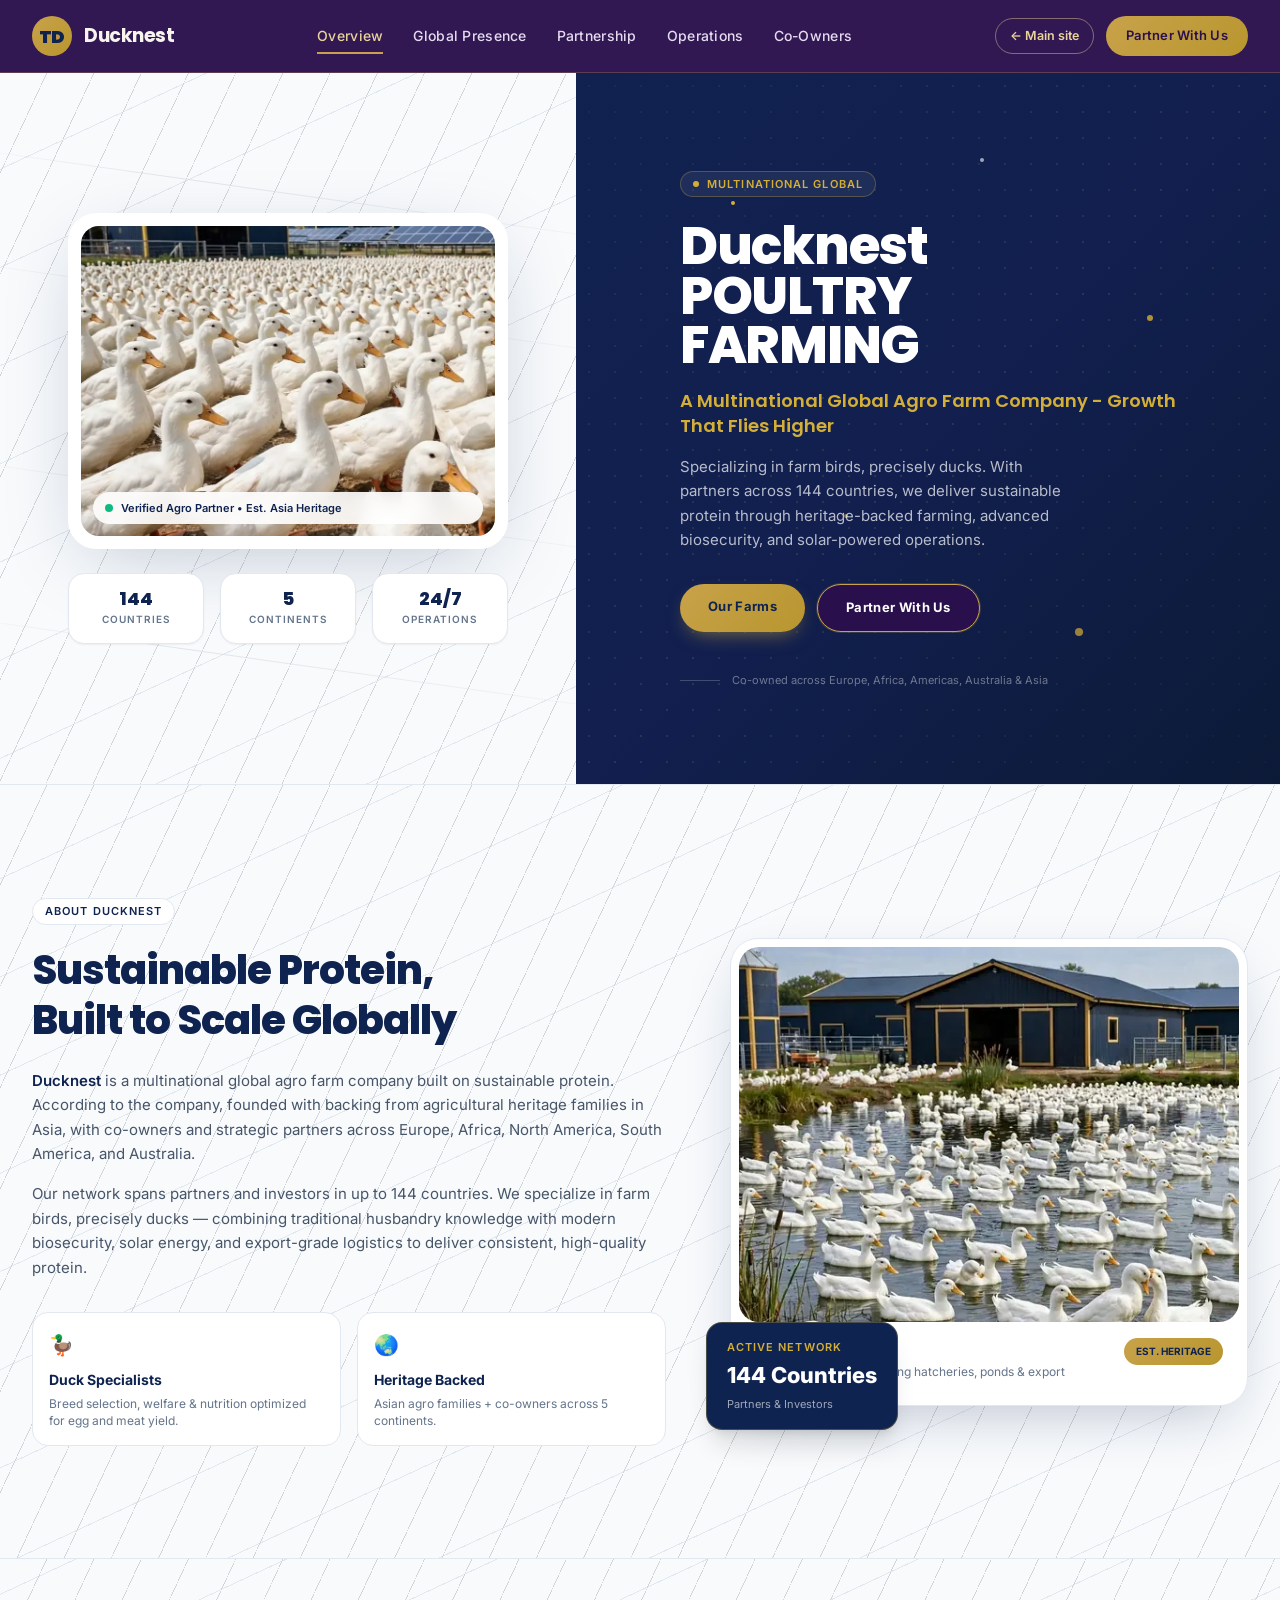
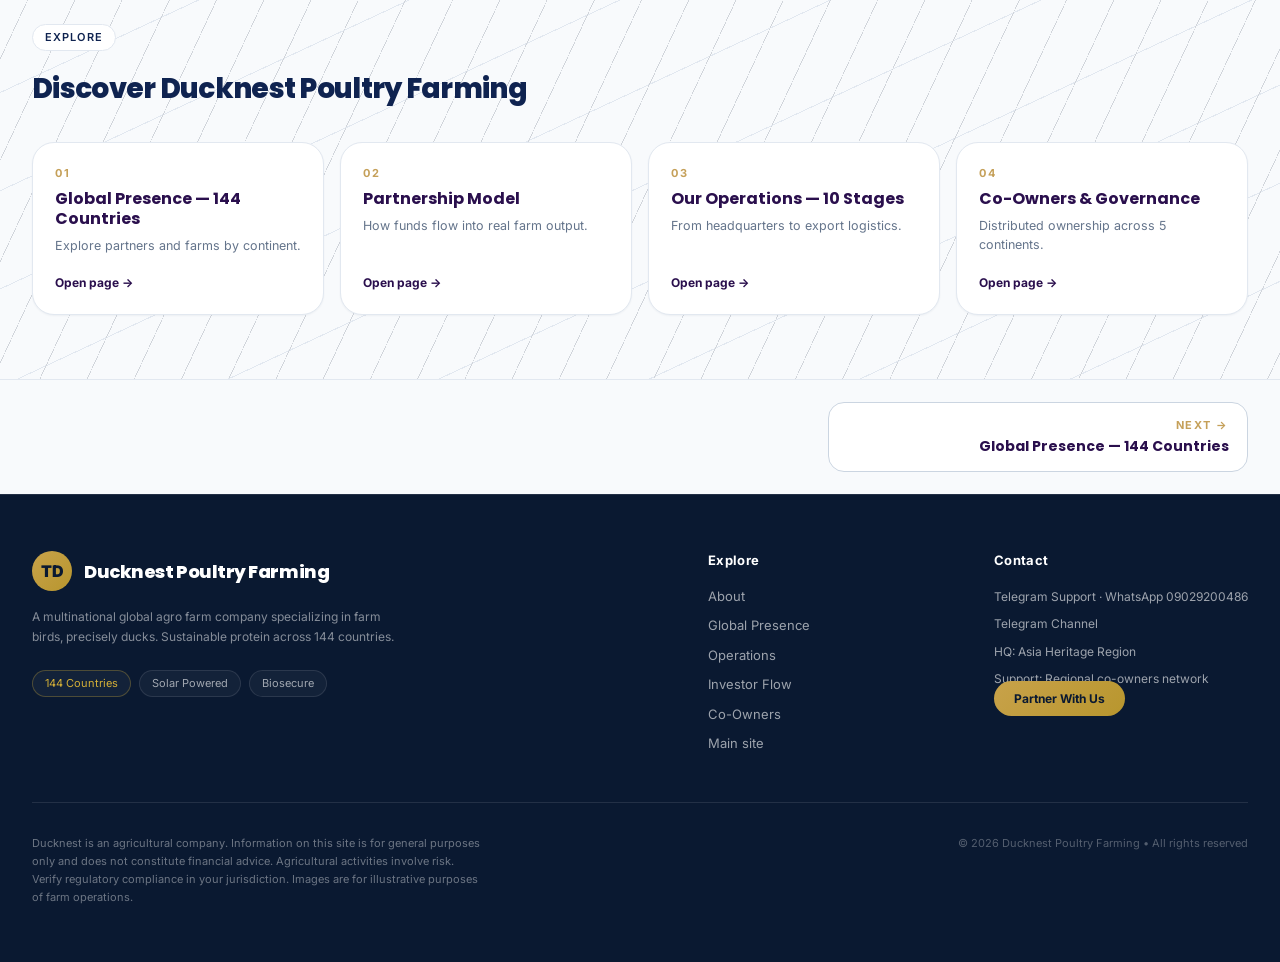
<file: poultry/index.html>
<!DOCTYPE html>
<html lang="en">
<head>
<meta charset="utf-8">
<meta name="viewport" content="width=device-width, initial-scale=1">
<title>Ducknest Poultry Farming — Sustainable Duck Protein | Ducknest Poultry Farming</title>
<meta name="description" content="Ducknest Poultry Farming is a multinational agro farm company specializing in ducks, with partners across 144 countries.">
<meta name="theme-color" content="#2A0F4D">
<link rel="icon" href="../images/ducknest-3d-logo.png">
<link rel="preconnect" href="https://fonts.googleapis.com">
<link rel="preconnect" href="https://fonts.gstatic.com" crossorigin>
<link rel="preload" as="style" href="https://fonts.googleapis.com/css2?family=Poppins:wght@600;700;800&family=Inter:wght@400;500;600&display=swap" onload="this.onload=null;this.rel='stylesheet'">
<noscript><link rel="stylesheet" href="https://fonts.googleapis.com/css2?family=Poppins:wght@600;700;800&family=Inter:wght@400;500;600&display=swap"></noscript>
<link rel="preload" as="image" href="assets/img/ducks-farm.webp" fetchpriority="high">
<link rel="stylesheet" href="assets/css/poultry.css">

<style id="ducknest-royal-luxury-theme">
:root{--ducknest-purple:#2A0F4D;--ducknest-purple-2:#432064;--ducknest-gold:#C8A24A;--ducknest-ivory:#F7F4EE;--ducknest-lavender:#EDE3F5;--ducknest-silver:#BFC0C8;--ducknest-ink:#281A35;--ducknest-muted:#756B80}
html,body{background-color:var(--ducknest-ivory);color:var(--ducknest-ink)}
header,.topbar,.site-header{border-color:rgba(200,162,74,.28)!important}
button.primary,button[type=submit],.btn-primary,.primary-btn,.cta,.action-card{background-color:var(--ducknest-gold);border-color:var(--ducknest-gold);color:#281A35}
button.primary:hover,button[type=submit]:hover,.btn-primary:hover,.primary-btn:hover,.cta:hover{background-color:#B58C37;border-color:#B58C37}
.card,.section-card,.panel,.dashboard-card,.stat-card,.modal,.login-card{border-color:rgba(200,162,74,.22)}
input:focus,select:focus,textarea:focus{border-color:var(--ducknest-gold)!important;box-shadow:0 0 0 3px rgba(200,162,74,.16)!important}
::selection{background:var(--ducknest-purple);color:var(--ducknest-ivory)}
</style>
</head>
<body class="min-h-screen bg-white text-slate-900 antialiased">
<header class="sticky top-0 z-50 td-header"><div class="mx-auto max-w-[1280px] px-4 sm:px-6 lg:px-8 h-[72px] flex items-center justify-between">
<a href="index.html" class="flex items-center gap-3" aria-label="Ducknest Poultry Farming home"><span class="w-10 h-10 rounded-full gold-gradient flex items-center justify-center font-black text-[18px] text-[#2A0F4D] tracking-tight" style="font-family:Poppins">TD</span><span class="font-bold text-[19px] tracking-tight text-[#2A0F4D]" style="font-family:Poppins">Ducknest</span></a>
<nav class="td-nav" aria-label="Poultry pages"><a href="index.html" class="td-link td-active">Overview</a><a href="global.html" class="td-link">Global Presence</a><a href="partnership.html" class="td-link">Partnership</a><a href="operations.html" class="td-link">Operations</a><a href="co-owners.html" class="td-link">Co-Owners</a></nav>
<div class="flex items-center gap-3"><a href="../index.html" class="td-back">← Main site</a><a href="partnership.html" class="td-cta gold-gradient">Partner With Us</a>
<button type="button" class="td-burger" id="tdBurger" aria-label="Menu" aria-expanded="false" aria-controls="tdMobile"><span></span><span></span><span></span></button></div></div>
<div class="td-mobile" id="tdMobile" hidden><div class="td-mobile-in"><a href="index.html" class=td-active>Poultry Home</a><a href="global.html">Global Presence — 144 Countries</a><a href="partnership.html">Partnership Model</a><a href="operations.html">Our Operations — 10 Stages</a><a href="co-owners.html">Co-Owners & Governance</a><a href="../index.html" class="td-mobile-back">← Back to Ducknest main site</a></div></div></header>
<main>
<section class="relative flex flex-col lg:flex-row min-h-[680px] overflow-hidden"><div class="relative lg:w-[45%] pattern-light flex items-center justify-center p-8 lg:p-16"><div class="absolute inset-0 overflow-hidden pointer-events-none"><div class="shard top-[18%] -left-[10%] rotate-[8deg]"></div><div class="shard top-[34%] -left-[10%] rotate-[8deg]"></div><div class="shard top-[62%] -left-[10%] rotate-[8deg]"></div><div class="shard top-[84%] -left-[10%] rotate-[8deg]"></div></div><div class="relative w-full max-w-[440px]"><div class="rounded-[28px] overflow-hidden bg-white shadow-[0_20px_80px_-20px_rgba(15,35,80,0.25)] border border-white p-3"><div class="rounded-[18px] overflow-hidden bg-[#F1F5F9] aspect-[4/3] relative"><img alt="Thousands of white ducks at a Ducknest solar-powered poultry farm" class="w-full h-full object-cover" decoding="async" fetchpriority="high" height="864" src="assets/img/ducks-farm.webp" style="object-position:50% 60%" width="860"/><div class="absolute bottom-3 left-3 right-3 bg-white/90 backdrop-blur rounded-full px-3 py-2 flex items-center gap-2 text-[11px] font-semibold text-[#2A0F4D]"><span class="w-2 h-2 rounded-full bg-emerald-500 animate-pulse"></span> Verified Agro Partner • Est. Asia Heritage</div></div></div><div class="mt-6 grid grid-cols-3 gap-4"><div class="bg-white rounded-2xl border border-slate-200 p-4 text-center shadow-sm"><div class="font-extrabold text-[#2A0F4D] text-[18px] leading-none" style="font-family: Poppins;">144</div><div class="text-[10px] uppercase tracking-widest text-slate-500 mt-1 font-semibold">Countries</div></div><div class="bg-white rounded-2xl border border-slate-200 p-4 text-center shadow-sm"><div class="font-extrabold text-[#2A0F4D] text-[18px] leading-none" style="font-family: Poppins;">5</div><div class="text-[10px] uppercase tracking-widest text-slate-500 mt-1 font-semibold">Continents</div></div><div class="bg-white rounded-2xl border border-slate-200 p-4 text-center shadow-sm"><div class="font-extrabold text-[#2A0F4D] text-[18px] leading-none" style="font-family: Poppins;">24/7</div><div class="text-[10px] uppercase tracking-widest text-slate-500 mt-1 font-semibold">Operations</div></div></div></div></div><div class="relative lg:w-[55%] pattern-navy flex items-center px-8 lg:px-20 py-16 lg:py-24"><div class="absolute inset-0 bg-[#2A0F4D]/85"></div><div class="absolute inset-0 bg-gradient-to-br from-[#2A0F4D]/60 via-transparent to-[#1D1030]/80"></div><div class="absolute inset-0 pointer-events-none"><div class="absolute w-1 h-1 bg-[#C8A24A] rounded-full blur-[0.2px] top-[18%] left-[22%]"></div><div class="absolute w-1.5 h-1.5 bg-[#C8A24A] rounded-full top-[34%] right-[18%] opacity-80"></div><div class="absolute w-1 h-1 bg-[#C8A24A] rounded-full top-[62%] left-[38%] opacity-60"></div><div class="absolute w-2 h-2 bg-[#C8A24A]/70 rounded-full top-[78%] right-[28%] blur-[0.3px]"></div><div class="absolute w-1 h-1 bg-white/60 rounded-full top-[12%] right-[42%]"></div></div><div class="relative z-10 max-w-[560px] lg:ml-6"><div class="inline-flex items-center gap-2 border border-[#C8A24A]/30 bg-white/[0.06] rounded-full px-3 py-1 text-[11px] tracking-widest font-semibold text-[#C8A24A] uppercase"><span class="w-1.5 h-1.5 bg-[#C8A24A] rounded-full"></span> Multinational Global</div><h1 class="mt-6 text-white font-extrabold leading-[0.95] tracking-tight" style="font-size: clamp(32px, 4.2vw, 52px);">Ducknest<br/>POULTRY<br/>FARMING</h1><p class="mt-5 text-[#C8A24A] font-semibold text-[16px] lg:text-[18px] leading-snug" style="font-family: Poppins;">A Multinational Global Agro Farm Company - Growth That Flies Higher</p><p class="mt-4 text-white/70 text-[14px] lg:text-[15px] leading-relaxed max-w-[44ch]">Specializing in farm birds, precisely ducks. With partners across 144 countries, we deliver sustainable protein through heritage-backed farming, advanced biosecurity, and solar-powered operations.</p><div class="mt-8 flex flex-wrap gap-3"><a class="gold-gradient text-[#2A0F4D] font-bold text-[13px] tracking-wide px-7 py-[13px] rounded-full hover:brightness-105 transition shadow-[0_8px_20px_-8px_rgba(212,175,55,0.6)]" href="operations.html">Our Farms</a><a class="navy-btn font-bold text-[13px] tracking-wide px-7 py-[13px] rounded-full hover:bg-[#102a5c] transition" href="partnership.html">Partner With Us</a></div><div class="mt-10 flex items-center gap-3 text-white/40 text-[11px]"><span class="h-px w-10 bg-white/20"></span>Co-owned across Europe, Africa, Americas, Australia &amp; Asia</div></div></div></section><section class="relative pattern-light border-t border-slate-200" id="about"><div class="mx-auto max-w-[1280px] px-6 lg:px-8 py-20 lg:py-28 grid lg:grid-cols-[1.1fr_0.9fr] gap-12 lg:gap-16 items-center"><div class=""><div class="inline-flex items-center gap-2 bg-white border border-slate-200 rounded-full px-3 py-1 text-[11px] font-semibold tracking-widest uppercase text-[#2A0F4D]">About Ducknest</div><h2 class="mt-5 text-[#2A0F4D] font-extrabold text-[32px] lg:text-[40px] leading-tight tracking-tight">Sustainable Protein,<br/>Built to Scale Globally</h2><div class="mt-6 space-y-4 text-[15px] leading-relaxed text-slate-600"><p><span class="font-semibold text-[#2A0F4D]">Ducknest</span> is a multinational global agro farm company built on sustainable protein. According to the company, founded with backing from agricultural heritage families in Asia, with co-owners and strategic partners across Europe, Africa, North America, South America, and Australia.</p><p>Our network spans partners and investors in up to 144 countries. We specialize in farm birds, precisely ducks — combining traditional husbandry knowledge with modern biosecurity, solar energy, and export-grade logistics to deliver consistent, high-quality protein.</p><div class="grid grid-cols-2 gap-4 pt-4"><div class="bg-white rounded-2xl border border-slate-200 p-4"><div class="text-[20px]">🦆</div><div class="mt-2 font-bold text-[#2A0F4D] text-[14px]">Duck Specialists</div><div class="text-[12px] text-slate-500 mt-1 leading-snug">Breed selection, welfare &amp; nutrition optimized for egg and meat yield.</div></div><div class="bg-white rounded-2xl border border-slate-200 p-4"><div class="text-[20px]">🌏</div><div class="mt-2 font-bold text-[#2A0F4D] text-[14px]">Heritage Backed</div><div class="text-[12px] text-slate-500 mt-1 leading-snug">Asian agro families + co-owners across 5 continents.</div></div></div></div></div><div class="relative"><div class="rounded-[28px] overflow-hidden bg-white p-2 shadow-[0_20px_60px_-20px_rgba(15,35,80,0.3)] border border-slate-200"><div class="rounded-[20px] overflow-hidden aspect-[4/3] bg-slate-100"><img alt="Ducknest Global Headquarters building" class="w-full h-full object-cover" decoding="async" height="600" loading="lazy" src="assets/img/global-hq.webp" width="900"/></div><div class="p-4 flex items-start justify-between gap-4"><div><div class="font-bold text-[#2A0F4D] text-[14px]">Global Headquarters</div><div class="text-[12px] text-slate-500 mt-1">Corporate hub coordinating hatcheries, ponds &amp; export</div></div><span class="shrink-0 gold-gradient text-[#2A0F4D] text-[10px] font-bold px-3 py-1.5 rounded-full">EST. HERITAGE</span></div></div><div class="absolute -bottom-6 -left-6 hidden lg:block bg-[#2A0F4D] text-white rounded-2xl px-5 py-4 border border-[#C8A24A]/30 shadow-xl"><div class="text-[11px] tracking-widest uppercase text-[#C8A24A] font-semibold">Active Network</div><div class="font-extrabold text-[22px] mt-1">144 Countries</div><div class="text-[11px] text-white/60 mt-1">Partners &amp; Investors</div></div></div></div></section><section class="relative pattern-light border-t border-slate-200"><div class="mx-auto max-w-[1280px] px-6 lg:px-8 py-16 lg:py-20">
<div class="inline-flex bg-white border border-slate-200 rounded-full px-3 py-1 text-[11px] font-semibold tracking-widest uppercase text-[#2A0F4D]">Explore</div>
<h2 class="mt-5 font-extrabold text-[#2A0F4D] text-[28px] lg:text-[36px] leading-tight tracking-tight">Discover Ducknest Poultry Farming</h2>
<div class="td-tiles"><a class="td-tile" href="global.html"><span class="td-tile-n">01</span><strong>Global Presence — 144 Countries</strong><span class="td-tile-d">Explore partners and farms by continent.</span><span class="td-tile-go">Open page →</span></a><a class="td-tile" href="partnership.html"><span class="td-tile-n">02</span><strong>Partnership Model</strong><span class="td-tile-d">How funds flow into real farm output.</span><span class="td-tile-go">Open page →</span></a><a class="td-tile" href="operations.html"><span class="td-tile-n">03</span><strong>Our Operations — 10 Stages</strong><span class="td-tile-d">From headquarters to export logistics.</span><span class="td-tile-go">Open page →</span></a><a class="td-tile" href="co-owners.html"><span class="td-tile-n">04</span><strong>Co-Owners & Governance</strong><span class="td-tile-d">Distributed ownership across 5 continents.</span><span class="td-tile-go">Open page →</span></a></div></div></section>
</main>
<nav class="td-pager" aria-label="Page navigation"><div class="mx-auto max-w-[1280px] px-6 lg:px-8"><span></span><a class="td-pg td-next" href="global.html"><small>Next →</small><strong>Global Presence — 144 Countries</strong></a></div></nav>
<footer class="bg-[#1D1030] text-white border-t border-white/10"><div class="mx-auto max-w-[1280px] px-6 lg:px-8 py-14"><div class="flex flex-col lg:flex-row justify-between gap-10"><div class="max-w-[380px]"><div class="flex items-center gap-3"><div class="w-10 h-10 rounded-full gold-gradient flex items-center justify-center font-black text-[#1D1030]">TD</div><span class="font-extrabold text-[18px] tracking-tight" style="font-family: Poppins;">Ducknest Poultry Farming</span></div><p class="mt-4 text-white/50 text-[12px] leading-relaxed">A multinational global agro farm company specializing in farm birds, precisely ducks. Sustainable protein across 144 countries.</p><div class="mt-6 flex flex-wrap gap-2"><span class="border border-[#C8A24A]/30 bg-white/[0.04] rounded-full px-3 py-1 text-[11px] text-[#C8A24A]">144 Countries</span><span class="border border-white/10 bg-white/[0.04] rounded-full px-3 py-1 text-[11px] text-white/60">Solar Powered</span><span class="border border-white/10 bg-white/[0.04] rounded-full px-3 py-1 text-[11px] text-white/60">Biosecure</span></div></div><div class="grid grid-cols-2 gap-8 text-[13px]"><div><div class="font-bold text-white tracking-wide">Explore</div><div class="mt-4 flex flex-col gap-2.5 text-white/60"><a class="text-left hover:text-white transition" href="index.html">About</a><a class="text-left hover:text-white transition" href="global.html">Global Presence</a><a class="text-left hover:text-white transition" href="operations.html">Operations</a><a class="text-left hover:text-white transition" href="partnership.html">Investor Flow</a><a class="text-left hover:text-white transition" href="co-owners.html">Co-Owners</a><a class="text-left hover:text-white transition" href="../index.html">Main site</a></div></div><div><div class="font-bold text-white tracking-wide">Contact</div><div class="mt-4 space-y-2 text-white/60 text-[12px] leading-relaxed"><div><a href="https://t.me/ducknestcustomerservice" target="_blank" rel="noopener" class="hover:text-white">Telegram Support</a> · <a href="https://wa.me/2349029200486" target="_blank" rel="noopener" class="hover:text-white">WhatsApp 09029200486</a></div><div><a href="https://t.me/ducknestfinance" target="_blank" rel="noopener" class="hover:text-white">Telegram Channel</a></div><div>HQ: Asia Heritage Region</div><div>Support: Regional co-owners network</div></div><a class="mt-5 gold-gradient text-[#1D1030] font-bold text-[12px] px-5 py-2.5 rounded-full hover:brightness-110 transition inline-block" href="partnership.html">Partner With Us</a></div></div></div><div class="mt-12 pt-8 border-t border-white/10 flex flex-col lg:flex-row gap-4 justify-between"><div class="text-[11px] leading-relaxed text-white/40 max-w-[64ch]">Ducknest is an agricultural company. Information on this site is for general purposes only and does not constitute financial advice. Agricultural activities involve risk. Verify regulatory compliance in your jurisdiction. Images are for illustrative purposes of farm operations.</div><div class="text-[11px] text-white/30 whitespace-nowrap">© 2026 Ducknest Poultry Farming • All rights reserved</div></div></div></footer>
<script src="assets/js/poultry.js" defer></script>
</body>
</html>
</file>
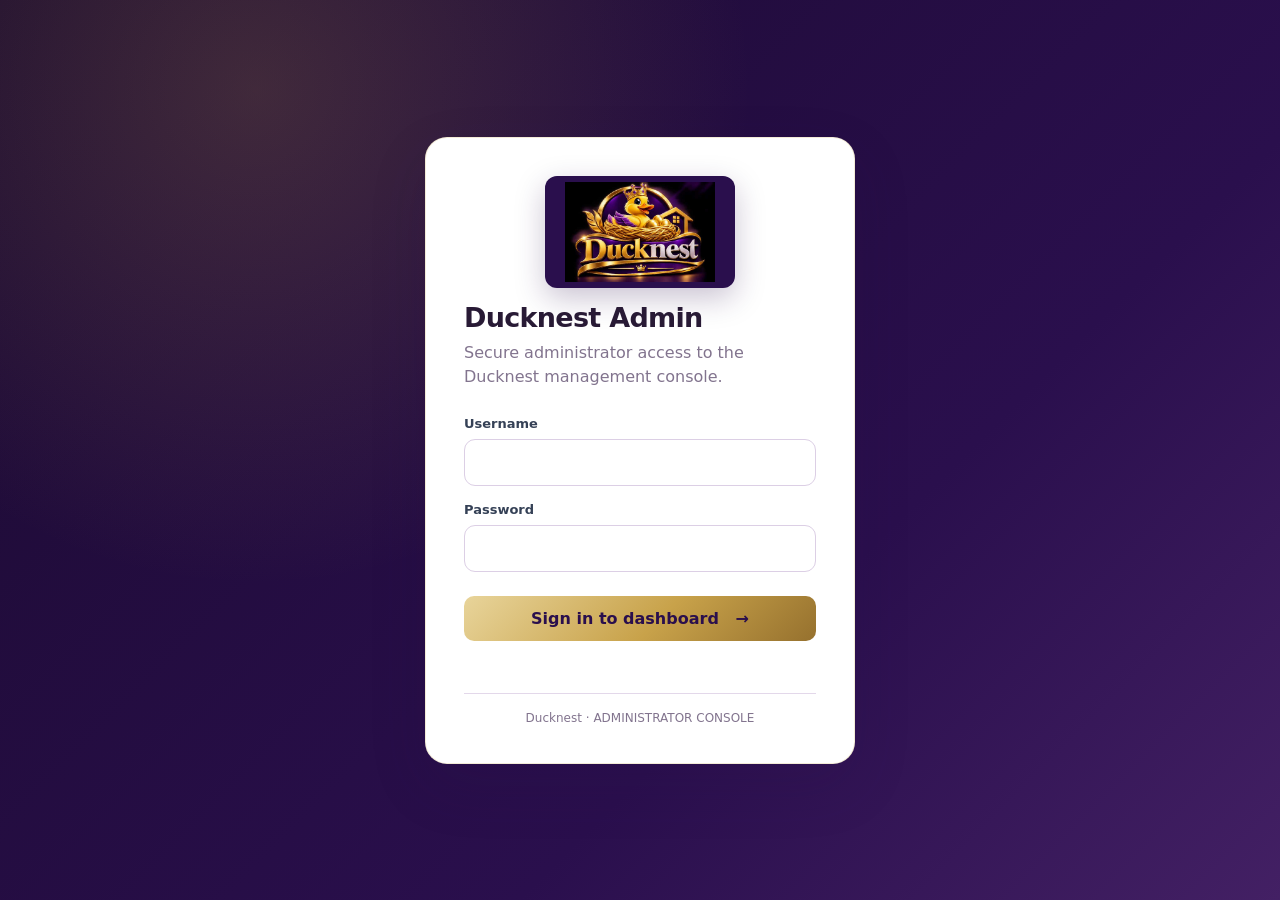
<file: admin.html>
<!DOCTYPE html>
<html lang="en">
<head>
<meta charset="UTF-8">
<meta name="viewport" content="width=device-width, initial-scale=1.0">
<title>Ducknest | Administration</title>
<style>
:root{--navy:#071d3b;--navy2:#102d52;--gold:#C8A24A;--gold2:#96712E;--paper:#F7F4EE;--white:#fff;--ink:#172033;--muted:#788295;--line:#e6e9ef;--green:#198754;--red:#c74343;--shadow:0 12px 30px rgba(10,29,59,.08)}
*{box-sizing:border-box}body{margin:0;background:var(--paper);color:var(--ink);font-family:Inter,ui-sans-serif,system-ui,-apple-system,"Segoe UI",sans-serif}button,input,select,textarea{font:inherit}button{cursor:pointer}
#loginView{min-height:100vh;display:grid;place-items:center;padding:24px;background:radial-gradient(circle at 20% 10%,#193c64 0,transparent 38%),linear-gradient(135deg,#06172d,#0d2b4e)}.login-card{width:min(430px,100%);background:white;border-radius:22px;padding:38px;box-shadow:0 25px 80px #0005}.brand-mark{height:56px;width:56px;border-radius:16px;background:var(--gold);display:grid;place-items:center;color:white;font-size:27px;font-weight:900;margin-bottom:18px}.login-card h1{margin:0;font-size:27px;letter-spacing:-.7px}.login-card p{color:var(--muted);margin:8px 0 27px;line-height:1.5}.field{display:grid;gap:8px;margin:16px 0}.field label{font-size:13px;font-weight:700;color:#354156}.field input,.field select,.field textarea{width:100%;border:1px solid #dce1e8;border-radius:10px;padding:13px 14px;background:#fff;outline:none}.field input:focus,.field select:focus,.field textarea:focus{border-color:var(--gold);box-shadow:0 0 0 3px #C8A24A22}.primary{background:var(--gold);color:white;border:0;border-radius:10px;padding:13px 16px;font-weight:800;transition:.2s}.primary:hover{background:var(--gold2);transform:translateY(-1px)}.login-submit{width:100%;margin-top:8px}.login-error{color:var(--red);font-size:13px;min-height:18px;margin-top:10px}.login-foot{border-top:1px solid var(--line);padding-top:17px;margin-top:24px;color:var(--muted);font-size:12px;text-align:center}
#app{display:none;min-height:100vh}.sidebar{position:fixed;inset:0 auto 0 0;width:258px;background:var(--navy);color:#fff;padding:24px 15px;display:flex;flex-direction:column;z-index:5;overflow-y:auto}.brand{display:flex;align-items:center;gap:12px;padding:2px 12px 26px;border-bottom:1px solid #ffffff20}.brand .brand-mark{width:43px;height:43px;border-radius:12px;margin:0;font-size:21px;flex-shrink:0}.brand strong{font-size:17px;letter-spacing:.4px}.brand small{display:block;color:#b6c4d7;font-size:11px;margin-top:3px;letter-spacing:1.4px}.nav-label{font-size:10px;letter-spacing:1.6px;color:#8097b3;font-weight:800;padding:23px 12px 9px}.nav{display:grid;gap:5px}.nav button{display:flex;align-items:center;gap:12px;text-align:left;width:100%;border:0;background:transparent;color:#f6f8fc;padding:12px 13px;border-radius:10px;font-size:13px;font-weight:600;transition:.18s}.nav button .ico{width:20px;text-align:center;font-size:17px;color:#e4bd60}.nav button:hover,.nav button.active{background:#ffffff14}.nav button.active{box-shadow:inset 3px 0 var(--gold);color:#ffdf88}.sidebar-bottom{margin-top:auto;padding:18px 9px 0}.admin-chip{display:flex;align-items:center;gap:10px;padding:12px;background:#ffffff0d;border-radius:12px}.avatar{width:34px;height:34px;border-radius:50%;background:#C8A24A;display:grid;place-items:center;font-weight:900}.admin-chip strong{font-size:12px;display:block}.admin-chip small{font-size:11px;color:#a9b9cd}.logout{width:100%;margin-top:12px!important;color:var(--navy)!important;background:#ffffff!important;font-weight:900!important;border-radius:10px}.logout .ico{color:var(--navy)!important}.main{margin-left:258px;min-height:100vh}.topbar{height:76px;background:#fff;border-bottom:1px solid var(--line);display:flex;align-items:center;justify-content:space-between;padding:0 32px;position:sticky;top:0;z-index:3}.crumb{font-size:12px;color:var(--muted)}.crumb strong{color:var(--ink)}.top-right{display:flex;align-items:center;gap:13px}.status-pill{font-size:11px;color:#16734a;background:#e6f6ee;padding:7px 10px;border-radius:20px;font-weight:800}.top-avatar{width:36px;height:36px;border-radius:50%;background:var(--navy);color:white;display:grid;place-items:center;font-weight:800}.mobile-menu{display:none;border:0;background:transparent;font-size:24px}.content{padding:30px 32px 45px;max-width:1600px;margin:auto}.welcome{display:flex;justify-content:space-between;align-items:flex-end;gap:20px;margin-bottom:27px}.eyebrow{color:var(--gold2);font-size:11px;font-weight:900;letter-spacing:1.8px;text-transform:uppercase}.welcome h1{font-size:clamp(24px,3vw,33px);letter-spacing:-1px;margin:8px 0}.welcome p{color:var(--muted);margin:0;font-size:14px}.date-tag{border:1px solid var(--line);border-radius:10px;background:white;padding:10px 13px;font-size:12px;color:#5c6575;white-space:nowrap}
.section-title{font-size:16px;font-weight:850;margin:0 0 15px}.action-grid{display:grid;grid-template-columns:repeat(3,minmax(0,1fr));gap:18px;margin-bottom:30px}.action-card{position:relative;overflow:hidden;border:0;border-radius:15px;min-height:132px;padding:20px;background:linear-gradient(135deg,#d1a63f,#b98618);color:white;text-align:left;box-shadow:0 8px 18px #b9861822;transition:transform .2s,box-shadow .2s}.action-card:hover{transform:translateY(-3px);box-shadow:0 13px 24px #b9861838}.action-card:after{content:"";position:absolute;width:100px;height:100px;border:1px solid #ffffff30;border-radius:50%;right:-24px;top:-25px;box-shadow:0 0 0 16px #ffffff0c,0 0 0 32px #ffffff08}.action-icon{height:37px;width:37px;border-radius:11px;background:#ffffff30;display:grid;place-items:center;font-size:19px;margin-bottom:13px}.action-card strong{display:block;font-size:16px;font-weight:900;position:relative;z-index:1}.action-card small{display:block;margin-top:5px;color:#fff8;font-size:12px;position:relative;z-index:1}.section-card{background:white;border:1px solid var(--line);border-radius:16px;padding:23px;box-shadow:var(--shadow);margin-top:18px}.section-head{display:flex;align-items:center;justify-content:space-between;gap:12px;margin-bottom:18px}.section-head h2{font-size:17px;margin:0}.section-head p{margin:5px 0 0;color:var(--muted);font-size:12px}.outline-btn{border:1px solid var(--line);background:#fff;color:#27334a;border-radius:9px;padding:9px 12px;font-size:12px;font-weight:750}.customer-toggle{width:100%;display:flex;justify-content:space-between;align-items:center;border:1px solid #e6d5a9;background:#fffaf0;padding:15px 16px;border-radius:11px;font-weight:800;color:#27334a;text-align:left}.customer-toggle span:last-child{color:var(--gold2);font-size:18px}.customer-panel{display:none;margin-top:14px}.customer-panel.open{display:block}.table-wrap{overflow-x:auto;border:1px solid var(--line);border-radius:10px}table{border-collapse:collapse;width:100%;min-width:650px;font-size:12px}th{text-align:left;background:#f7f8fa;color:#697487;padding:13px 14px;font-size:10px;text-transform:uppercase;letter-spacing:.7px}td{padding:14px;border-top:1px solid var(--line)}tbody tr:hover{background:#fcfaf5}.badge{display:inline-block;border-radius:20px;background:#e8f6ed;color:#16764a;font-size:10px;padding:5px 8px;font-weight:800}.search-row{display:flex;gap:10px;margin-bottom:13px}.search-row input{flex:1;min-width:0;border:1px solid var(--line);border-radius:9px;padding:10px 12px}.empty{padding:28px;text-align:center;color:var(--muted);font-size:13px}.toast{position:fixed;right:24px;bottom:24px;z-index:20;background:#102d25;color:white;padding:14px 18px;border-radius:11px;box-shadow:var(--shadow);font-size:13px;max-width:min(390px,calc(100vw - 36px));display:none}.toast.show{display:block;animation:fade .2s}@keyframes fade{from{opacity:0;transform:translateY(8px)}to{opacity:1;transform:none}}.modal-backdrop{position:fixed;inset:0;background:#071d3bb0;display:none;place-items:center;padding:20px;z-index:15}.modal-backdrop.show{display:grid}.modal{background:white;width:min(480px,100%);border-radius:17px;padding:25px;box-shadow:0 25px 70px #0004}.modal h2{margin:0 0 6px;font-size:20px}.modal p{font-size:13px;color:var(--muted);margin:0 0 17px}.modal-actions{display:flex;justify-content:flex-end;gap:10px;margin-top:18px}.danger{background:#b83d3d}.mobile-overlay{display:none}
@media(max-width:1050px){.sidebar{width:225px}.main{margin-left:225px}.content{padding:25px 22px}.topbar{padding:0 22px}.action-grid{gap:12px}.action-card{padding:16px;min-height:125px}}
@media(max-width:760px){.sidebar{transform:translateX(-100%);transition:transform .25s;width:270px}.sidebar.open{transform:translateX(0)}.mobile-overlay.show{display:block;position:fixed;inset:0;background:#071d3b80;z-index:4}.main{margin-left:0}.mobile-menu{display:block}.topbar{height:65px;padding:0 16px}.content{padding:22px 15px 32px}.welcome{align-items:flex-start;flex-direction:column}.date-tag{display:none}.action-grid{grid-template-columns:repeat(2,minmax(0,1fr));gap:11px}.action-card{min-height:125px;padding:15px}.action-card strong{font-size:14px;font-weight:900}.section-card{padding:16px}.status-pill{display:none}}
@media(max-width:390px){.action-grid{grid-template-columns:1fr}.action-card{min-height:100px}.action-icon{float:left;margin:0 13px 0 0}.action-card strong{padding-top:2px}}

.cnt{background:#e03131;color:#fff;border-radius:999px;min-width:21px;height:21px;padding:0 6px;font-size:11px;font-weight:800;display:inline-grid;place-items:center;margin-left:auto;box-shadow:0 0 0 2px #0003}.cnt[hidden]{display:none}
.action-card .cnt{position:absolute;top:12px;right:14px;margin:0;z-index:2;font-size:12px;min-width:24px;height:24px;box-shadow:0 0 0 3px #ffffff55}
.req-list{display:grid;gap:16px}.req{border:1px solid var(--line);border-radius:14px;padding:16px;background:#fff}.req-head{display:flex;justify-content:space-between;align-items:flex-start;gap:10px;margin-bottom:12px}.req-head strong{display:block;font-size:14px}.req-head small{color:var(--muted);font-size:12px;word-break:break-all}
.chip{display:inline-block;border-radius:20px;font-size:10px;font-weight:800;padding:5px 9px;white-space:nowrap}.chip.pend{background:#fff4d6;color:#8a6410}.chip.ok{background:#e8f6ed;color:#16764a}.chip.bad{background:#fde8e8;color:#b83d3d}
.req-grid{display:grid;grid-template-columns:repeat(auto-fit,minmax(130px,1fr));gap:10px;margin-bottom:12px}.req-grid span{display:block;font-size:10px;text-transform:uppercase;letter-spacing:.6px;color:var(--muted);margin-bottom:3px}.req-grid b{font-size:13px;word-break:break-word}
.rcpt-label{font-size:11px;font-weight:800;color:#697487;text-transform:uppercase;letter-spacing:.6px;margin:4px 0 7px}.rcpt{display:block;width:100%;max-width:420px;max-height:340px;object-fit:contain;border:1px solid var(--line);border-radius:10px;background:#f7f8fa;cursor:zoom-in}.rcpt-none{padding:14px;border:1px dashed #e0b4b4;border-radius:10px;color:var(--red);font-size:12px;font-weight:700}
.req-actions{display:flex;gap:10px;margin-top:14px}.req-actions button{flex:1;border:0;border-radius:10px;padding:12px;font-weight:800;color:#fff}.btn-approve{background:var(--green)}.btn-decline{background:var(--red)}.req-actions button:disabled{opacity:.55;cursor:wait}
.mini-copy{border:1px solid var(--line);background:#fff;border-radius:7px;font-size:10px;font-weight:800;padding:3px 7px;margin-left:6px;color:#27334a}
.sub-title{font-size:12px;font-weight:800;color:#697487;text-transform:uppercase;letter-spacing:.8px;margin:24px 0 10px}
.viewer{position:fixed;inset:0;background:#000d;z-index:30;display:grid;place-items:center;padding:16px}.viewer[hidden]{display:none}.viewer img{max-width:100%;max-height:100%;border-radius:10px;background:#fff}.viewer button{position:absolute;top:14px;right:16px;border:0;background:#fff;border-radius:50%;width:38px;height:38px;font-size:18px;font-weight:800}
.status-pill.off{color:#a33;background:#fde8e8}


/* DUCKNEST ADMIN LUXURY THEME */
:root{--navy:#2A0F4D;--navy2:#432064;--gold:#C8A24A;--gold2:#A98437;--paper:#F3EDF7;--white:#F7F4EE;--ink:#281A35;--muted:#82748E;--line:#E3D8EA;--shadow:0 16px 40px rgba(42,15,77,.12)}
body{background:#F3EDF7;color:#281A35}
#loginView{background:radial-gradient(circle at 20% 10%,rgba(200,162,74,.2),transparent 38%),linear-gradient(135deg,#1B0A30,#2A0F4D 65%,#432064)}
.login-card,.panel,.card{border:1px solid rgba(200,162,74,.28);box-shadow:0 22px 60px rgba(42,15,77,.12);border-radius:22px}
.brand-mark-img{width:190px;height:112px;object-fit:contain;display:block;margin:0 auto 14px;border-radius:12px;background:#2A0F4D;padding:6px;box-shadow:0 10px 30px rgba(42,15,77,.25)}
.brand .brand-mark-img{width:118px;height:66px;margin:0 10px 0 0;padding:3px}
.brand-mark,.primary{background:linear-gradient(135deg,#E8D49A,#C8A24A 55%,#96712E)!important;color:#2A0F4D!important}
input,select,textarea{border-color:#DCCFE5!important;border-radius:11px!important}

</style>

<style id="ducknest-royal-luxury-theme">
:root{--ducknest-purple:#2A0F4D;--ducknest-purple-2:#432064;--ducknest-gold:#C8A24A;--ducknest-ivory:#F7F4EE;--ducknest-lavender:#EDE3F5;--ducknest-silver:#BFC0C8;--ducknest-ink:#281A35;--ducknest-muted:#756B80}
html,body{background-color:var(--ducknest-ivory);color:var(--ducknest-ink)}
header,.topbar,.site-header{border-color:rgba(200,162,74,.28)!important}
button.primary,button[type=submit],.btn-primary,.primary-btn,.cta,.action-card{background-color:var(--ducknest-gold);border-color:var(--ducknest-gold);color:#281A35}
button.primary:hover,button[type=submit]:hover,.btn-primary:hover,.primary-btn:hover,.cta:hover{background-color:#B58C37;border-color:#B58C37}
.card,.section-card,.panel,.dashboard-card,.stat-card,.modal,.login-card{border-color:rgba(200,162,74,.22)}
input:focus,select:focus,textarea:focus{border-color:var(--ducknest-gold)!important;box-shadow:0 0 0 3px rgba(200,162,74,.16)!important}
::selection{background:var(--ducknest-purple);color:var(--ducknest-ivory)}
</style>
</head>
<body>
<section id="loginView">
  <form class="login-card" id="loginForm">
    <img class="brand-mark-img" src="images/ducknest-3d-logo.png" alt="Ducknest logo">
    <h1>Ducknest Admin</h1>
    <p>Secure administrator access to the Ducknest management console.</p>
    <div class="field"><label for="username">Username</label><input id="username" name="username" autocomplete="username" required></div>
    <div class="field"><label for="password">Password</label><input id="password" name="password" type="password" autocomplete="current-password" required></div>
    <button class="primary login-submit" type="submit">Sign in to dashboard &nbsp; →</button>
    <div class="login-error" id="loginError" aria-live="polite"></div>
    <div class="login-foot">Ducknest · ADMINISTRATOR CONSOLE</div>
  </form>
</section>
<div id="app">
  <div class="mobile-overlay" id="mobileOverlay"></div>
  <aside class="sidebar" id="sidebar">
    <div class="brand"><img class="brand-mark-img" src="images/ducknest-3d-logo.png" alt="Ducknest logo"><div><strong>Ducknest</strong><small>ADMIN CONSOLE</small></div></div>
    <div class="nav-label">MAIN MENU</div>
    <nav class="nav" id="sideNav">
      <button class="active" data-action="Dashboard"><span class="ico">▦</span>Dashboard</button>
      <button data-action="Approve payment receipt"><span class="ico">▣</span>Approve payment receipt<span class="cnt" data-cnt="pay" hidden></span></button>
      <button data-action="Generate gift code"><span class="ico">◇</span>Generate gift code</button>
      <button data-action="Approve withdrawal request"><span class="ico">↗</span>Approve withdrawal request<span class="cnt" data-cnt="wd" hidden></span></button>
      <button data-action="Delete a customers account"><span class="ico">♙</span>Delete a customers account</button>
      <button data-action="Edit company Bank"><span class="ico">▤</span>Edit company Bank</button>
      <button data-action="Edit company Whatsapp"><span class="ico">◉</span>Edit company Whatsapp</button>
      <button data-action="Edit Company telegram"><span class="ico">➤</span>Edit Company telegram</button>
      <button data-action="Edit product price"><span class="ico">＄</span>Edit product price</button>
      <button data-action="Edit product earns"><span class="ico">↗</span>Edit product earns</button>
      <button data-action="General announcement"><span class="ico">▤</span>General announcement</button>
      <button data-action="Settings"><span class="ico">⚙</span>Settings</button>
    </nav>
    <div class="sidebar-bottom"><div class="admin-chip"><div class="avatar">T</div><div><strong>Ducknest Admin</strong><small>Administrator</small></div></div><button class="nav logout" id="logoutBtn"><span class="ico">↪</span>Logout</button></div>
  </aside>
  <main class="main">
    <header class="topbar"><div style="display:flex;align-items:center;gap:13px"><button class="mobile-menu" id="mobileMenu" aria-label="Open menu">☰</button><div class="crumb">Ducknest / <strong id="breadcrumb">Dashboard</strong></div></div><div class="top-right"><span class="status-pill">● Admin session active</span><div class="top-avatar">T</div></div></header>
    <div class="content">
      <div class="welcome"><div><div class="eyebrow">Administrator workspace</div><h1 id="pageTitle">Welcome back, Admin</h1><p>Manage customer activity, payment requests and company settings.</p></div><div class="date-tag" id="dateTag">◷ Loading date</div></div>
      <div class="section-title">Customer overview</div>
      <div class="action-grid">
        <button class="action-card" data-action="Customers"><span class="action-icon">♙</span><strong>Customers</strong><small>View customer directory</small></button>
        <button class="action-card" data-action="Customer online"><span class="action-icon">◉</span><strong>Customer online</strong><small>Online customer overview</small></button>
        <button class="action-card" data-action="New registration"><span class="action-icon">＋</span><strong>New registration</strong><small>Recently registered accounts</small></button>
        <button class="action-card" data-action="Payment receipt"><span class="cnt" data-cnt="pay" hidden></span><span class="action-icon">▣</span><strong>Payment receipt</strong><small>Review submitted receipts</small></button>
        <button class="action-card" data-action="withdrawal Request"><span class="cnt" data-cnt="wd" hidden></span><span class="action-icon">↗</span><strong>Withdrawal Request</strong><small>Review withdrawal requests</small></button>
        <button class="action-card" data-action="Today's gift claimers"><span class="action-icon">◇</span><strong>Today's gift claimers</strong><small>Review gift-code claims</small></button>
      </div>
      <section class="section-card">
        <div class="section-head"><div><h2>Current List of Ducknest Customers</h2><p>Expand to view customer records.</p></div><span class="badge" id="customerCount">0 customers</span></div>
        <button class="customer-toggle" id="customerToggle" aria-expanded="false"><span>▤ &nbsp; Customer directory</span><span id="toggleIcon">＋</span></button>
        <div class="customer-panel" id="customerPanel">
          <div class="search-row"><input id="customerSearch" type="search" placeholder="Search name or email…" aria-label="Search customers"><button class="outline-btn" id="clearSearch">Clear</button></div>
          <div class="table-wrap"><table><thead><tr><th>Full name</th><th>Email address</th><th>Sex</th><th>Total amount invested</th><th>Joined</th></tr></thead><tbody id="customerRows"></tbody></table></div>
          <div class="empty" id="noCustomers" hidden>No customer records are available yet.</div>
        </div>
      </section>
      <section class="section-card" id="activityCard">
        <div class="section-head"><div><h2 id="activityTitle">Admin quick actions</h2><p id="activityDesc">Choose an action to open its management panel.</p></div><span class="eyebrow">Ducknest</span></div>
        <div class="empty" id="activityBody">Select a button above or from the sidebar to get started.</div>
      </section>
    </div>
  </main>
</div>
<div class="modal-backdrop" id="modalBackdrop"><form class="modal" id="actionForm"><h2 id="modalTitle">Action</h2><p id="modalDescription">Enter the details below.</p><div id="modalFields"></div><div class="modal-actions"><button type="button" class="outline-btn" id="cancelModal">Cancel</button><button type="submit" class="primary" id="modalSubmit">Save changes</button></div></form></div>
<div class="viewer" id="viewer" hidden><button type="button" id="viewerClose" aria-label="Close">✕</button><img id="viewerImg" alt="Payment invoice"></div>
<div class="toast" id="toast" role="status"></div>
<script src="app.js"></script>
<script>
let CUSTOMERS = [];
const fmt=n=>"₦"+Number(n).toLocaleString("en-NG");
const $=id=>document.getElementById(id);
$("dateTag").textContent="◷ "+new Date().toLocaleDateString("en-GB",{weekday:"short",day:"numeric",month:"short",year:"numeric"});
let adminPassword = "0011456";
$("loginForm").addEventListener("submit",e=>{e.preventDefault();if($("username").value==="Ducknest147"&&$("password").value===adminPassword){$("loginView").style.display="none";$("app").style.display="block";renderCustomers();startSync();}else{$("loginError").textContent="Unable to sign in. Check your credentials and try again."; $("password").value="";}});
function renderCustomers(){const q=$("customerSearch").value.toLowerCase();const list=CUSTOMERS.filter(c=>((c.name||"")+" "+(c.email||"")).toLowerCase().includes(q));$("customerRows").innerHTML=list.map(c=>`<tr><td><strong>${esc(c.name)}</strong></td><td>${esc(c.email)}</td><td>${esc(c.sex||"—")}</td><td>${fmt(c.invested)}</td><td>${esc(whenShort(c.createdAt))}</td></tr>`).join("");$("noCustomers").hidden=list.length>0;$("customerCount").textContent=CUSTOMERS.length+(CUSTOMERS.length===1?" customer":" customers");}
$("customerToggle").addEventListener("click",()=>{const open=$("customerPanel").classList.toggle("open");$("customerToggle").setAttribute("aria-expanded",String(open));$("toggleIcon").textContent=open?"−":"＋";});
$("customerSearch").addEventListener("input",renderCustomers);$("clearSearch").addEventListener("click",()=>{$("customerSearch").value="";renderCustomers();});
const actionConfigs={
"Approve payment receipt":{desc:"Review a payment receipt reference.",fields:[["Receipt reference","text","Enter receipt ID"],["Decision","select",["Approve","Reject"]]]},
"Generate gift code":{desc:"Enter the amount each customer receives and how many customers can use the code. The code is generated automatically.",fields:[["Amount per customer (₦)","number","e.g. 3000"],["Number of users","number","e.g. 10"]]},
"Approve withdrawal request":{desc:"Review a customer's withdrawal request.",fields:[["Customer email","email","Enter customer email"],["Decision","select",["Approve","Reject"]],["Admin note","text","Optional note"]]},
"Delete a customers account":{desc:"Remove a customer. They are signed out on their next sync and cannot use the old account.",fields:[["Customer email","email","Enter customer email"],["Confirmation","select",["Cancel request","Confirm account removal"]]]},
"Edit company Bank":{desc:"Update the displayed company bank details.",fields:[["Bank name","text","Bank name"],["Account name","text","Account holder"],["Account number","text","Account number"]]},
"Edit company Whatsapp":{desc:"Update the WhatsApp contact shown to customers.",fields:[["WhatsApp contact","text","+234…"]]},
"Edit Company telegram":{desc:"Update the Telegram contact shown to customers.",fields:[["Telegram username or link","text","@username"]]},
"Edit product price":{desc:"Set the price customers pay for a product. It updates on the customer product page.",fields:[["Product name","select",["Silver Egg","Golden Duckling","Diamond Drake","Rubies Duck"]],["Price (₦)","number","e.g. 10500"]]},
"Edit product earns":{desc:"Set the profit credited to the customer when you approve their payment.",fields:[["Product name","select",["Silver Egg","Golden Duckling","Diamond Drake","Rubies Duck"]],["Earnings amount (₦)","number","e.g. 90000"]]},
"General announcement":{desc:"Compose an announcement for customers.",fields:[["Announcement title","text","Title"],["Message","textarea","Write your announcement"]]},
"Settings":{desc:"Change the administrator password.",fields:[["Current password","password","Enter current password"],["New password","password","Enter new password"],["Confirm new password","password","Confirm new password"]]}
};
function showToast(msg){$("toast").textContent=msg;$("toast").classList.add("show");setTimeout(()=>$("toast").classList.remove("show"),3400)}
function showActivity(title,desc,body,noScroll){$("activityTitle").textContent=title;$("activityDesc").textContent=desc;$("activityBody").innerHTML=body;if(!noScroll)$("activityCard").scrollIntoView({behavior:"smooth",block:"nearest"});}
function openAction(action){$("sidebar").classList.remove("open");$("mobileOverlay").classList.remove("show");activePanel=null;
if(action==="Payment receipt"||action==="Approve payment receipt"){showPayments();return;}
if(action==="withdrawal Request"||action==="Approve withdrawal request"){showWithdrawals();return;}
if(action==="New registration"){showNewRegistrations();return;}
if(["Customers","Customer online","New registration"].includes(action)){ $("customerPanel").classList.add("open");$("customerToggle").setAttribute("aria-expanded","true");$("toggleIcon").textContent="−";let desc=action==="Customer online"?"Customer online status.":action==="New registration"?"View recent registrations.":"Customer directory and investment totals.";showActivity(action,desc,`<div class="empty">${action==="Customer online"?"Online status will appear here when connected.":action==="New registration"?"Recent registrations will appear in the customer directory above.":"Expand the customer directory above to view customer records."}</div>`);return;}
if(action==="Today's gift claimers"){showClaimers();return;}
if(action==="Customer online"){showOnline();return;}
if(action==="Dashboard"){showActivity("Admin quick actions","Choose an action to open its management panel.",'<div class="empty">Select a button above or from the sidebar to get started.</div>');$("pageTitle").textContent="Welcome back, Admin";$("breadcrumb").textContent="Dashboard";return;}
const cfg=actionConfigs[action];if(!cfg){showToast(action+" selected");return;}
$("modalTitle").textContent=action;$("modalDescription").textContent=cfg.desc;
$("modalFields").innerHTML=cfg.fields.map((f,i)=>{let id="field"+i;if(f[1]==="select")return `<div class="field"><label for="${id}">${f[0]}</label><select id="${id}" name="${f[0]}">${f[2].map(v=>`<option>${v}</option>`).join("")}</select></div>`;if(f[1]==="textarea")return `<div class="field"><label for="${id}">${f[0]}</label><textarea id="${id}" name="${f[0]}" rows="4" placeholder="${f[2]}" required></textarea></div>`;return `<div class="field"><label for="${id}">${f[0]}</label><input id="${id}" name="${f[0]}" type="${f[1]}" placeholder="${f[2]}" ${f[1]==="number"?'min="0" step="any"':""} required></div>`}).join("");
$("modalSubmit").textContent=action==="Generate gift code"?"Generate code":"Save changes";if(action==="Generate gift code"){showGiftCodes(true);}
$("modalBackdrop").classList.add("show");if(action==="Edit company Bank"){const st=DATA.settings||{};const f=$("modalFields").querySelectorAll("input");if(f.length===3){f[0].value=st.bankName||"";f[1].value=st.accountName||"";f[2].value=st.bankAccount||"";}}}
document.querySelectorAll("[data-action]").forEach(b=>b.addEventListener("click",()=>{const a=b.dataset.action;document.querySelectorAll("#sideNav button").forEach(n=>n.classList.toggle("active",n.dataset.action===a));$("pageTitle").textContent=a==="Dashboard"?"Welcome back, Admin":a;$("breadcrumb").textContent=a;openAction(a)}));
$("cancelModal").addEventListener("click",()=>$("modalBackdrop").classList.remove("show"));
$("modalBackdrop").addEventListener("click",e=>{if(e.target===$("modalBackdrop"))$("modalBackdrop").classList.remove("show")});
$("actionForm").addEventListener("submit",e=>{e.preventDefault();const title=$("modalTitle").textContent;const fields=[...$("modalFields").querySelectorAll("input,select,textarea")];if(title==="Settings"){const current=fields[0].value;const next=fields[1].value;const confirm=fields[2].value;if(current!==adminPassword){showToast("Current password is incorrect.");return;}if(next.length<8){showToast("New password must be at least 8 characters.");return;}if(next!==confirm){showToast("New passwords do not match.");return;}adminPassword=next;$("modalBackdrop").classList.remove("show");showActivity("Change password","Password changed.",'<div class="empty">Your password has been changed for this session. A secure server connection is required to save it permanently.</div>');showToast("Password changed for this session.");return;}if(title==="Generate gift code"){generateGift(fields.map(f=>f.value));return;}if(title==="Edit company Bank"){saveBank(fields.map(f=>f.value.trim()));return;}if(["Edit company Whatsapp","Edit Company telegram","Edit product price","Edit product earns","General announcement","Delete a customers account"].includes(title)){saveAction(title,fields.map(f=>f.value.trim()));return;}const values=fields.map(el=>el.previousElementSibling.textContent+": "+el.value);$("modalBackdrop").classList.remove("show");showActivity(title,"Action details prepared.",`<div style="background:#fffaf0;border:1px solid #ead7a4;border-radius:11px;padding:16px"><strong style="color:#896414">Request details</strong><p style="font-size:12px;color:#6d7481;margin:8px 0">These details are ready for processing when the management system is connected.</p><ul style="font-size:12px;line-height:1.9">${values.map(v=>`<li>${v.replace(/&/g,"&amp;").replace(/</g,"&lt;")}</li>`).join("")}</ul></div>`);showToast("Request details prepared.");});
$("logoutBtn").addEventListener("click",()=>{ stopSync();$("app").style.display="none";$("loginView").style.display="grid";$("loginForm").reset();$("loginError").textContent="";$("pageTitle").textContent="Welcome back, Admin";});
$("mobileMenu").addEventListener("click",()=>{$("sidebar").classList.add("open");$("mobileOverlay").classList.add("show")});$("mobileOverlay").addEventListener("click",()=>{$("sidebar").classList.remove("open");$("mobileOverlay").classList.remove("show")});

/* ================= LIVE DATA, REQUESTS, APPROVALS ================= */
const arr=x=>Array.isArray(x)?x:(x&&typeof x==="object"?Object.values(x):[]);
const esc=t=>String(t==null?"":t).replace(/[&<>"']/g,c=>({"&":"&amp;","<":"&lt;",">":"&gt;",'"':"&quot;","'":"&#39;"}[c]));
const when=ts=>ts?new Date(ts).toLocaleString("en-GB",{day:"numeric",month:"short",year:"numeric",hour:"2-digit",minute:"2-digit"}):"—";
const whenShort=ts=>ts?new Date(ts).toLocaleDateString("en-GB",{day:"numeric",month:"short",year:"numeric"}):"—";
let DATA={customers:[],payments:[],withdrawals:[],referrals:[],giftCodes:[],settings:{}};
let activePanel=null,lastSig="",pollT=null,lastLoadAt=0;

function setOnline(ok){const p=document.querySelector(".status-pill");if(!p)return;p.textContent=ok?"● Admin active · tap to refresh":"● Offline · tap to retry";p.classList.toggle("off",!ok);p.style.cursor="pointer";p.onclick=()=>refreshAll(true).then(()=>showToast("Refreshed."));}
async function loadData(){
  try{const d=await window._fetchBin();DATA=Object.assign({},d,{customers:arr(d.customers),payments:arr(d.payments),withdrawals:arr(d.withdrawals),referrals:arr(d.referrals),giftCodes:arr(d.giftCodes),settings:d.settings||{}});lastLoadAt=Date.now();setOnline(true);return true;}
  catch(e){setOnline(false);return false;}
}
function buildCustomers(){
  CUSTOMERS=DATA.customers.map(c=>({...c,invested:DATA.payments.filter(p=>p.userEmail===c.email&&p.status==="approved").reduce((t,p)=>t+(Number(p.amount)||0),0)})).sort((a,b)=>(b.createdAt||0)-(a.createdAt||0));
}
function paintCounts(){
  const n={pay:DATA.payments.filter(p=>p.status==="pending").length,wd:DATA.withdrawals.filter(w=>w.status==="pending").length};
  document.querySelectorAll("[data-cnt]").forEach(el=>{const v=n[el.dataset.cnt]||0;el.textContent=v>99?"99+":v;el.hidden=!v;});
  document.title=(n.pay+n.wd?"("+(n.pay+n.wd)+") ":"")+"Ducknest | Administration";
}
const sig=()=>DATA.payments.map(p=>p.id+p.status).join()+"|"+DATA.withdrawals.map(w=>w.id+w.status).join()+"|"+DATA.customers.length+"|"+DATA.giftCodes.map(g=>g.code+arr(g.claims).length+g.maxUsers+g.amount+(g.disabled?1:0)).join()+"|"+Math.floor(Date.now()/60000);
async function refreshAll(force){
  const ok=await loadData();if(!ok)return;
  buildCustomers();paintCounts();renderCustomers();checkAlerts();sizeWarning();
  const sg=sig();if(!force&&sg===lastSig)return;lastSig=sg;
  if(activePanel==="pay")showPayments(true);else if(activePanel==="wd")showWithdrawals(true);else if(activePanel==="new")showNewRegistrations(true);else if(activePanel==="gift")showGiftCodes(true);else if(activePanel==="claims")showClaimers(true);else if(activePanel==="online")showOnline(true);
}
function startSync(){stopSync();localWarning();try{if("Notification" in window&&Notification.permission==="default")Notification.requestPermission()}catch(e){}refreshAll(true);pollT=setInterval(()=>{if(!document.hidden)refreshAll(false)},((window.Ducknest_CONFIG.pollAdmin||120)*1000));}
function stopSync(){clearInterval(pollT);}
document.addEventListener("visibilitychange",()=>{if(!document.hidden&&pollT&&Date.now()-lastLoadAt>120000)refreshAll(false)});

const safeImg=u=>typeof u==="string"&&/^data:image\/(jpeg|png|webp|gif);base64,/.test(u)?u:"";
const chip=st=>st==="approved"?'<span class="chip ok">Approved</span>':st==="declined"?'<span class="chip bad">Declined</span>':'<span class="chip pend">Pending</span>';

const RCPT={};   /* receipt photos loaded on demand (each lives in its own JSONBin bin) */
async function loadReceipt(id,btn){
  const p=DATA.payments.find(x=>x.id===id);if(!p||!p.receiptBin)return;
  btn.disabled=true;btn.textContent="Loading…";
  try{RCPT[id]=await window._getReceipt(p.receiptBin);}catch(e){showToast("Could not load the receipt. Try again.");btn.disabled=false;btn.textContent="Load receipt";return;}
  refreshAll(true);
}
function payCard(p,history){
  const img=safeImg(p.receipt||RCPT[p.id]);
  return `<div class="req"><div class="req-head"><div><strong>${esc(p.userName||p.userEmail)}</strong><small>${esc(p.userEmail)}</small></div>${chip(p.status)}</div>
  <div class="req-grid"><div><span>Product</span><b>${esc(p.productName)}</b></div><div><span>Amount paid</span><b>${fmt(p.amount)}</b></div><div><span>Earning to credit</span><b>${fmt(p.profit)}</b></div><div><span>Reference</span><b>${esc(p.id)}</b></div><div><span>Submitted</span><b>${esc(when(p.createdAt))}</b></div>${history?`<div><span>Decided</span><b>${esc(when(p.decidedAt))}</b></div>`:""}</div>
  <div class="rcpt-label">Invoice / payment receipt</div>${img?`<img class="rcpt" src="${img}" data-zoom alt="Payment invoice"><a class="mini-copy" style="display:inline-block;margin:8px 0 0;text-decoration:none" href="${img}" download="receipt-${esc(p.id)}.jpg">Download receipt</a>`:(p.receiptBin?`<button type="button" class="btn-approve" style="padding:12px 18px;border:0;border-radius:10px;color:#fff;font-weight:800" data-rcpt="${esc(p.id)}">▣ Load receipt</button>`:'<div class="rcpt-none">No receipt image attached</div>')}
  ${history?"":`<div class="req-actions"><button type="button" class="btn-approve" data-kind="pay" data-do="approve" data-id="${esc(p.id)}">✓ Approve</button><button type="button" class="btn-decline" data-kind="pay" data-do="decline" data-id="${esc(p.id)}">✕ Decline</button></div>`}</div>`;
}
function showPayments(quiet){
  const pend=DATA.payments.filter(p=>p.status==="pending").sort((a,b)=>(a.createdAt||0)-(b.createdAt||0));
  const done=DATA.payments.filter(p=>p.status!=="pending").sort((a,b)=>(b.decidedAt||0)-(a.decidedAt||0)).slice(0,15);
  const body=(pend.length?`<div class="req-list">${pend.map(p=>payCard(p)).join("")}</div>`:'<div class="empty">No payment receipts are waiting for approval.</div>')+(done.length?`<div class="sub-title">Recently decided</div><div class="req-list">${done.map(p=>payCard(p,true)).join("")}</div>`:"");
  const y=window.scrollY;showActivity("Payment receipts",pend.length+" waiting for approval. Check each invoice carefully before approving.",body,quiet);activePanel="pay"; 
}
function hasBought(email){return DATA.payments.some(p=>p.userEmail===email&&p.status==="approved");}
function wdCard(w,history){
  const b=w.bank||{};
  return `<div class="req"><div class="req-head"><div><strong>${esc(w.userName||w.userEmail)}</strong><small>${esc(w.userEmail)}</small></div>${chip(w.status)}</div>
  <div class="req-grid"><div><span>Amount</span><b>${fmt(w.amount)}</b></div><div><span>Bank</span><b>${esc(b.bank||"—")}</b></div><div><span>Account number</span><b>${esc(b.number||"—")}</b>${b.number?`<button type="button" class="mini-copy" data-copy="${esc(b.number)}">Copy</button>`:""}</div><div><span>Account name</span><b>${esc(b.name||"—")}</b></div><div><span>Reference</span><b>${esc(w.id)}</b></div><div><span>Requested</span><b>${esc(when(w.createdAt))}</b></div>${history?`<div><span>Decided</span><b>${esc(when(w.decidedAt))}</b></div>`:""}</div>
  ${(!history&&!hasBought(w.userEmail))?'<div class="rcpt-none" style="color:#c74343;font-weight:800">⚠ No approved product purchase for this customer. They should not be eligible to withdraw.</div>':""}
  ${history?"":`<div class="req-actions"><button type="button" class="btn-approve" data-kind="wd" data-do="approve" data-id="${esc(w.id)}">✓ Approve (paid)</button><button type="button" class="btn-decline" data-kind="wd" data-do="decline" data-id="${esc(w.id)}">✕ Decline</button></div>`}</div>`;
}
function showWithdrawals(quiet){
  const pend=DATA.withdrawals.filter(w=>w.status==="pending").sort((a,b)=>(a.createdAt||0)-(b.createdAt||0));
  const done=DATA.withdrawals.filter(w=>w.status!=="pending").sort((a,b)=>(b.decidedAt||0)-(a.decidedAt||0)).slice(0,15);
  const body=(pend.length?`<div class="req-list">${pend.map(w=>wdCard(w)).join("")}</div>`:'<div class="empty">No withdrawal requests are waiting.</div>')+(done.length?`<div class="sub-title">Recently decided</div><div class="req-list">${done.map(w=>wdCard(w,true)).join("")}</div>`:"");
  const y=window.scrollY;showActivity("Withdrawal requests",pend.length+" waiting. Pay the customer through your Flutterwave agent, then tap Approve.",body,quiet);activePanel="wd"; 
}
function showNewRegistrations(quiet){
  const cut=Date.now()-7*864e5,list=CUSTOMERS.filter(c=>(c.createdAt||0)>=cut);
  const body=list.length?`<div class="table-wrap"><table><thead><tr><th>Full name</th><th>Email address</th><th>Sex</th><th>Joined</th></tr></thead><tbody>${list.map(c=>`<tr><td><strong>${esc(c.name)}</strong></td><td>${esc(c.email)}</td><td>${esc(c.sex||"—")}</td><td>${esc(when(c.createdAt))}</td></tr>`).join("")}</tbody></table></div>`:'<div class="empty">No new registrations in the last 7 days.</div>';
  const y=window.scrollY;showActivity("New registration",list.length+" new "+(list.length===1?"account":"accounts")+" in the last 7 days.",body,quiet);activePanel="new";
  $("customerPanel").classList.add("open");$("customerToggle").setAttribute("aria-expanded","true");$("toggleIcon").textContent="−"; 
}

async function decide(kind,id,decision,btn){
  const list=kind==="pay"?"payments":"withdrawals",item=DATA[list].find(x=>x.id===id);if(!item)return;
  const who=item.userName||item.userEmail;
  const msg=kind==="pay"
    ?(decision==="approve"?`Approve this payment from ${who}?\n\n${fmt(item.profit)} will be added to their balance automatically.`:`Decline this payment from ${who}?\n\nNo earnings will be added and the customer will be told the receipt was declined.`)
    :(decision==="approve"?`Approve withdrawal of ${fmt(item.amount)} for ${who}?\n\nOnly approve after you have paid them. It will clear from their pending balance.`:`Decline withdrawal of ${fmt(item.amount)} for ${who}?\n\nThe money will be returned to their available balance.`);
  if(kind==="pay"&&decision==="approve"&&item.receiptBin&&!RCPT[item.id]&&!item.receipt&&!confirm("You have not opened this receipt yet. Approve anyway?"))return;
  if(kind==="wd"&&decision==="approve"&&!hasBought(item.userEmail)&&!confirm("This customer has no approved product purchase and should not be eligible to withdraw. Approve anyway?"))return;
  if(!confirm(msg))return;
  const card=btn.closest(".req");card&&card.querySelectorAll("button").forEach(b=>b.disabled=true);
  try{
    let done=false;
    await window._updateBin(d=>{d[list]=arr(d[list]);const t=d[list].find(x=>x.id===id);if(t&&t.status==="pending"){t.status=decision==="approve"?"approved":"declined";t.decidedAt=Date.now();done=true;}return d;});
    showToast(done?(decision==="approve"?"Approved. The customer's account updates automatically.":"Declined. The customer will be notified."):"This request was already handled.");
  }catch(e){showToast("Could not save. Check your connection and try again.");card&&card.querySelectorAll("button").forEach(b=>b.disabled=false);return;}
  await refreshAll(true);
}
async function saveBank(v){
  if(!v[0]||!v[1]||!v[2]){showToast("Fill in all three fields.");return;}
  try{await window._updateBin(d=>{d.settings=Object.assign({},d.settings||{},{bankName:v[0],accountName:v[1],bankAccount:v[2]});return d;});}
  catch(e){showToast("Could not save. Check your connection and try again.");return;}
  $("modalBackdrop").classList.remove("show");DATA.settings=Object.assign({},DATA.settings,{bankName:v[0],accountName:v[1],bankAccount:v[2]});
  showActivity("Edit company Bank","Saved.",`<div style="background:#f1faf5;border:1px solid #bfe3cf;border-radius:11px;padding:16px;font-size:13px;line-height:1.8"><strong style="color:#16734a">Customers will now pay to:</strong><br>${esc(v[0])}<br>${esc(v[1])}<br>${esc(v[2])}</div>`);showToast("Company bank details updated.");
}


/* ================= EXTRA ADMIN ACTIONS (all saved to the shared data) ================= */
const PROD_IDS={"Silver Egg":"silver","Golden Duckling":"golden","Diamond Drake":"diamond","Rubies Duck":"rubies"};
function doneBox(t,html){return `<div style="background:#f1faf5;border:1px solid #bfe3cf;border-radius:11px;padding:16px;font-size:13px;line-height:1.8"><strong style="color:#16734a">${esc(t)}</strong><br>${html}</div>`}
async function saveAction(title,v){
  const closeM=()=>$("modalBackdrop").classList.remove("show");
  try{
    if(title==="Edit company Whatsapp"){
      const n=(v[0]||"").replace(/\D/g,"");if(n.length<7){showToast("Enter a valid WhatsApp number with country code.");return;}
      await window._updateBin(d=>{d.settings=Object.assign({},d.settings||{},{whatsapp:n});return d});
      closeM();showActivity(title,"Saved.",doneBox("Customers' Support button now opens:","wa.me/"+esc(n)));showToast("WhatsApp updated.");
    }else if(title==="Edit Company telegram"){
      const t=v[0];if(t.length<3){showToast("Enter a Telegram username or link.");return;}
      await window._updateBin(d=>{d.settings=Object.assign({},d.settings||{},{telegram:t});return d});
      closeM();showActivity(title,"Saved.",doneBox("Customers' Channel button now opens:",esc(t)));showToast("Telegram updated.");
    }else if(title==="Edit product price"||title==="Edit product earns"){
      const id=PROD_IDS[v[0]],val=Math.round(parseFloat(v[1])*100)/100;
      if(!id||!(val>0)){showToast("Choose a product and enter an amount above 0.");return;}
      const key=title==="Edit product price"?"price":"profit";
      await window._updateBin(d=>{d.settings=d.settings||{};d.settings.products=Object.assign({},d.settings.products||{});d.settings.products[id]=Object.assign({},d.settings.products[id]||{},{[key]:val});return d});
      closeM();showActivity(title,"Saved.",doneBox(v[0]+" "+(key==="price"?"price":"earnings")+" is now",fmt(val)+"<br><small>Payments already submitted keep the amount shown when they were made.</small>"));showToast("Product updated.");
    }else if(title==="General announcement"){
      if(!v[0]||!v[1]){showToast("Add a title and a message.");return;}
      const a={id:"A"+Date.now().toString(36),title:v[0],message:v[1],ts:Date.now()};
      await window._updateBin(d=>{d.settings=Object.assign({},d.settings||{},{announcement:a});return d});
      closeM();showActivity(title,"Published.",doneBox("Sent to every customer's notification bell:",esc(v[0])));showToast("Announcement published.");
    }else if(title==="Delete a customers account"){
      const email=(v[0]||"").toLowerCase();
      if(v[1]!=="Confirm account removal"){closeM();showToast("No account was removed.");return;}
      if(!DATA.customers.some(c=>String(c.email).toLowerCase()===email)){showToast("No customer with that email.");return;}
      if(!confirm("Permanently remove "+email+"? This cannot be undone."))return;
      await window._updateBin(d=>{d.customers=arr(d.customers).filter(c=>String(c.email).toLowerCase()!==email);d.deleted=arr(d.deleted);if(!d.deleted.some(x=>x.email===email))d.deleted.push({email,ts:Date.now()});return d});
      closeM();showActivity(title,"Removed.",doneBox("Account removed:",esc(email)));showToast("Account removed.");
    }
  }catch(e){showToast("Could not save. Check your connection and try again.");return;}
  await refreshAll(true);
}

/* gift code controls: raise the amount, raise the number of customers, switch on/off */
async function giftEdit(code,what){
  const g=DATA.giftCodes.find(x=>x.code===code);if(!g)return;
  let patch=null;
  if(what==="users"){
    const r=prompt("Number of customers allowed to use "+code+" (now "+g.maxUsers+", already used "+usedOf(g)+"):",g.maxUsers);if(r===null)return;
    const n=parseInt(r,10);if(!(n>=Math.max(1,usedOf(g)))||n>100000){showToast("Enter a number of at least "+Math.max(1,usedOf(g))+".");return;}
    patch={maxUsers:n};
  }else if(what==="amount"){
    const r=prompt("New amount per customer for "+code+" (now ₦"+g.amount+"). Customers who already claimed keep what they received:",g.amount);if(r===null)return;
    const n=Math.round(parseFloat(r)*100)/100;if(!(n>0)){showToast("Enter an amount above 0.");return;}
    patch={amount:n};
  }else if(what==="toggle"){patch={disabled:!g.disabled};}
  try{await window._updateBin(d=>{const t=arr(d.giftCodes).find(x=>x.code===code);if(t)Object.assign(t,patch);return d});}
  catch(e){showToast("Could not save. Check your connection and try again.");return;}
  showToast("Gift code updated.");await refreshAll(true);
}

/* customers online (seen in the last 3 minutes) */
function showOnline(quiet){
  const hb=((window.Ducknest_CONFIG||{}).heartbeatSeconds||0)>0,span=hb?3*60000:24*3600000;
  const cut=Date.now()-span,on=CUSTOMERS.filter(c=>Math.max(c.lastSeen||0,c.lastLogin||0)>=cut);
  const body=on.length?`<div class="table-wrap"><table><thead><tr><th>Full name</th><th>Email address</th><th>Last seen</th></tr></thead><tbody>${on.map(c=>`<tr><td><strong>${esc(c.name)}</strong></td><td>${esc(c.email)}</td><td>${esc(when(Math.max(c.lastSeen||0,c.lastLogin||0)))}</td></tr>`).join("")}</tbody></table></div>`:'<div class="empty">Nobody is online right now.</div>';
  showActivity("Customer online",on.length+(hb?" online now (active in the last 3 minutes).":" signed in during the last 24 hours (live online status is off to save JSONBin requests)."),body,quiet);activePanel="online";
}

/* alerts: sound + toast + browser notification when something new needs attention */
let lastCounts=null;
function beep(){try{const A=window.AudioContext||window.webkitAudioContext,c=new A(),o=c.createOscillator(),g=c.createGain();o.connect(g);g.connect(c.destination);o.frequency.value=880;g.gain.value=.15;o.start();o.stop(c.currentTime+.25)}catch(e){}}
function checkAlerts(){
  const start=new Date();start.setHours(0,0,0,0);
  const cur={pay:DATA.payments.filter(p=>p.status==="pending").length,wd:DATA.withdrawals.filter(w=>w.status==="pending").length,reg:DATA.customers.length,gift:DATA.giftCodes.reduce((t,g)=>t+arr(g.claims).length,0)};
  if(lastCounts){
    const msg=[];
    if(cur.pay>lastCounts.pay)msg.push((cur.pay-lastCounts.pay)+" new payment receipt"+(cur.pay-lastCounts.pay>1?"s":""));
    if(cur.wd>lastCounts.wd)msg.push((cur.wd-lastCounts.wd)+" new withdrawal request"+(cur.wd-lastCounts.wd>1?"s":""));
    if(cur.reg>lastCounts.reg)msg.push((cur.reg-lastCounts.reg)+" new registration"+(cur.reg-lastCounts.reg>1?"s":""));
    if(cur.gift>lastCounts.gift)msg.push((cur.gift-lastCounts.gift)+" new gift claim"+(cur.gift-lastCounts.gift>1?"s":""));
    if(msg.length){beep();showToast("🔔 "+msg.join(" · "));try{if("Notification" in window&&Notification.permission==="granted"&&document.hidden)new Notification("Ducknest Admin",{body:msg.join(" · ")})}catch(e){}}
  }
  lastCounts=cur;
}
function banner(id,text,bg){
  let b=document.getElementById(id);
  if(!b){b=document.createElement("div");b.id=id;b.style.cssText="color:#fff;padding:12px 18px;font-size:13px;font-weight:700;text-align:center;position:sticky;top:0;z-index:50";document.body.prepend(b);}
  b.style.background=bg;b.textContent=text;b.hidden=!text;
}
function localWarning(){
  const C=window.Ducknest_CONFIG||{};
  if(C.provider==="local")banner("localWarn","⚠ NOT CONNECTED: app.js is set to 'local', so customers' phones cannot reach this admin. Set provider to 'jsonbin' and add your Bin ID and key (see README).","#c74343");
  else if(C.provider==="jsonbin"&&(!C.binId||!C.binKey))banner("localWarn","⚠ NOT CONNECTED: binId / binKey are empty in app.js (see README step 3).","#c74343");
}
function sizeWarning(){
  const C=window.Ducknest_CONFIG||{};if(C.provider!=="jsonbin")return;
  const max=C.maxBytes||95000,used=JSON.stringify(DATA).length,pct=Math.round(used/max*100);
  banner("sizeWarn",pct>=70?"⚠ Database "+pct+"% full ("+Math.round(used/1000)+" KB of "+Math.round(max/1000)+" KB). When it fills, new sign-ups and receipts will fail. Use a new bin or upgrade JSONBin.":"",pct>=90?"#c74343":"#c98a1c");
}

/* ================= GIFT CODES ================= */
const usedOf=g=>arr(g.claims).length;
function giftRow(g){
  const used=usedOf(g),max=Number(g.maxUsers)||0,left=Math.max(0,max-used),expired=used>=max;
  return `<tr><td><strong style="letter-spacing:1px">${esc(g.code)}</strong><button type="button" class="mini-copy" data-copy="${esc(g.code)}">Copy</button></td><td>${fmt(g.amount)}</td><td>${used} / ${max}</td><td>${g.disabled?'<span class="chip bad">Disabled</span>':expired?'<span class="chip bad">Expired</span>':'<span class="chip ok">Active · '+left+' left</span>'}</td><td>${esc(whenShort(g.createdAt))}</td><td style="white-space:nowrap"><button type="button" class="mini-copy" data-gift="users" data-code="${esc(g.code)}">Users</button><button type="button" class="mini-copy" data-gift="amount" data-code="${esc(g.code)}">Amount</button><button type="button" class="mini-copy" data-gift="toggle" data-code="${esc(g.code)}">${g.disabled?"Enable":"Disable"}</button></td></tr>`;
}
function giftTable(){
  const l=[...DATA.giftCodes].sort((a,b)=>(b.createdAt||0)-(a.createdAt||0));
  return l.length?`<div class="table-wrap"><table><thead><tr><th>Code</th><th>Amount each</th><th>Used</th><th>Status</th><th>Created</th><th>Manage</th></tr></thead><tbody>${l.map(giftRow).join("")}</tbody></table></div>`:'<div class="empty">No gift codes yet. Use “Generate gift code” to create one.</div>';
}
function showGiftCodes(noScroll,banner){
  showActivity("Gift codes","Each code works for the number of customers you set. A customer can only use a code once.",(banner||"")+giftTable(),noScroll);activePanel="gift";
}
function newCode(){
  const cs="ABCDEFGHJKLMNPQRSTUVWXYZ23456789",r=new Uint32Array(6);crypto.getRandomValues(r);
  return "GIFT-"+[...r].map(n=>cs[n%cs.length]).join("");
}
async function generateGift(v){
  const amount=Math.round(parseFloat(v[0])*100)/100,users=parseInt(v[1],10);
  if(!(amount>0)){showToast("Enter the amount each customer will receive.");return;}
  if(!(users>=1)||users>100000){showToast("Enter a valid number of users (at least 1).");return;}
  let code="";
  try{
    await window._updateBin(d=>{
      d.giftCodes=arr(d.giftCodes);
      do{code=newCode()}while(d.giftCodes.some(g=>g.code===code));
      d.giftCodes.push({code,amount,maxUsers:users,claims:[],createdAt:Date.now()});return d;
    });
  }catch(e){showToast("Could not save the code. Check your connection and try again.");return;}
  $("modalBackdrop").classList.remove("show");
  await loadData();
  const banner=`<div style="background:#f1faf5;border:1px solid #bfe3cf;border-radius:14px;padding:20px;text-align:center;margin-bottom:18px"><div style="font-size:12px;color:#16734a;font-weight:800;letter-spacing:.8px;text-transform:uppercase">New gift code</div><div style="font-size:30px;font-weight:900;letter-spacing:3px;margin:10px 0;color:#071d3b">${esc(code)}</div><div style="font-size:13px;color:#4b5565;line-height:1.6">${fmt(amount)} each · valid for the first ${users} customer${users>1?"s":""} · one use per customer</div><button type="button" class="mini-copy" data-copy="${esc(code)}" style="margin-top:12px;font-size:12px;padding:8px 14px">Copy code</button></div>`;
  showGiftCodes(false,banner);showToast("Gift code generated.");
}
function showClaimers(quiet){
  const start=new Date();start.setHours(0,0,0,0);
  const rows=[];DATA.giftCodes.forEach(g=>arr(g.claims).forEach(c=>{if((c.ts||0)>=start.getTime())rows.push({g,c})}));
  rows.sort((a,b)=>b.c.ts-a.c.ts);
  const body=rows.length?`<div class="table-wrap"><table><thead><tr><th>Customer</th><th>Email</th><th>Code</th><th>Amount</th><th>Time</th></tr></thead><tbody>${rows.map(({g,c})=>`<tr><td><strong>${esc(c.name||"—")}</strong></td><td>${esc(c.email)}</td><td>${esc(g.code)}</td><td>${fmt(g.amount)}</td><td>${esc(when(c.ts))}</td></tr>`).join("")}</tbody></table></div>`:'<div class="empty">Nobody has claimed a gift code today.</div>';
  showActivity("Today's gift claimers",rows.length+" claim"+(rows.length===1?"":"s")+" today.",body,quiet);activePanel="claims";
}
$("activityBody").addEventListener("click",e=>{
  const rb=e.target.closest("button[data-rcpt]");if(rb){loadReceipt(rb.dataset.rcpt,rb);return;}
  const gb=e.target.closest("button[data-gift]");if(gb){giftEdit(gb.dataset.code,gb.dataset.gift);return;}
  const b=e.target.closest("button[data-do]");if(b){decide(b.dataset.kind,b.dataset.id,b.dataset.do,b);return;}
  const c=e.target.closest("button[data-copy]");if(c){const t=c.dataset.copy;const ok=()=>{c.textContent="Copied";setTimeout(()=>c.textContent="Copy",1500)};if(navigator.clipboard&&window.isSecureContext)navigator.clipboard.writeText(t).then(ok);else{const x=document.createElement("textarea");x.value=t;document.body.appendChild(x);x.select();try{document.execCommand("copy");ok()}catch(_){}x.remove();}return;}
  const z=e.target.closest("img[data-zoom]");if(z){$("viewerImg").src=z.src;$("viewer").hidden=false;}
});
$("viewer").addEventListener("click",e=>{if(e.target.id!=="viewerImg")$("viewer").hidden=true;});

/* ================= AUTO SIGN-OUT WHEN INACTIVE ================= */
(function(){
  const secs=(window.Ducknest_CONFIG||{}).idleAdminSeconds||48;
  let last=Date.now();
  const bump=()=>{last=Date.now()};
  ["click","keydown","mousemove","touchstart","touchmove","scroll","wheel","input"].forEach(ev=>window.addEventListener(ev,bump,{passive:true,capture:true}));
  function check(){
    if($("app").style.display!=="block")return;
    if(Date.now()-last<secs*1000)return;
    $("modalBackdrop").classList.remove("show");$("viewer").hidden=true;$("viewerImg").removeAttribute("src");
    for(const k in RCPT)delete RCPT[k];
    $("activityBody").innerHTML='<div class="empty">Select a button above or from the sidebar to get started.</div>';
    $("logoutBtn").click();
    $("loginError").textContent="Signed out after "+secs+" seconds of inactivity. Please sign in again.";
  }
  setInterval(check,1000);
  document.addEventListener("visibilitychange",()=>{if(!document.hidden)check()});
  $("loginForm").addEventListener("submit",bump);
})();

</script>
</body>
</html>
</file>
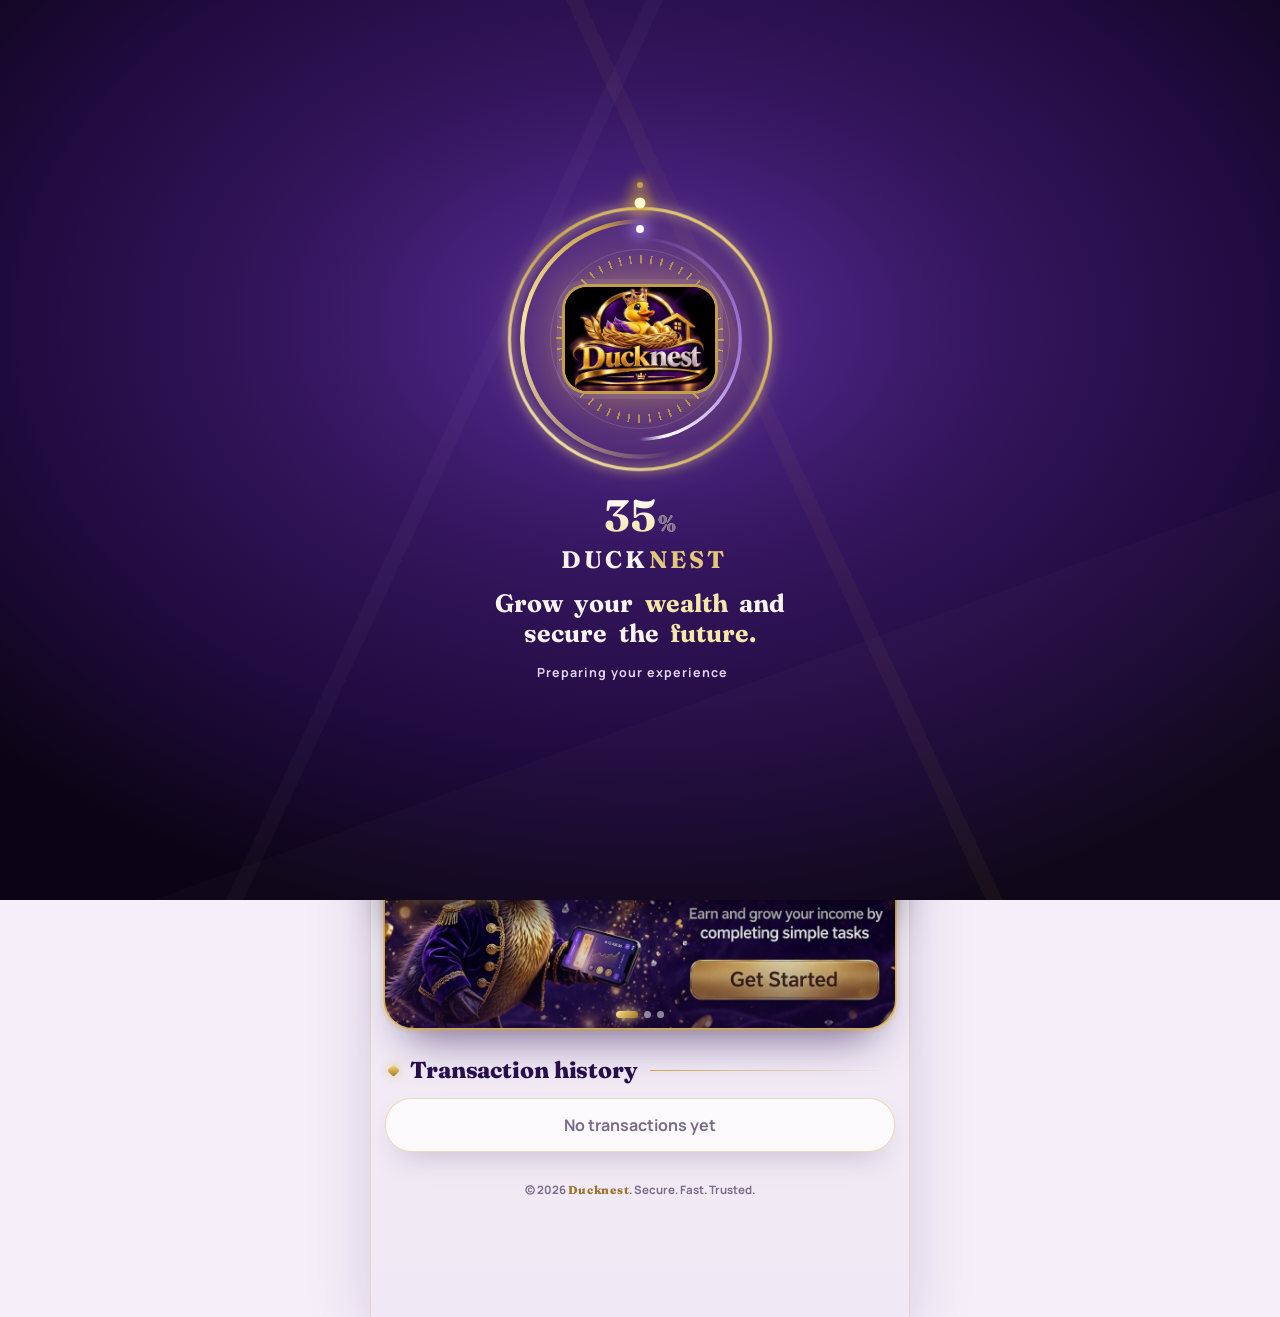
<file: dashboard.html>
<!DOCTYPE html>
<html lang="en">
<head>
<meta charset="UTF-8">
<meta name="viewport" content="width=device-width, initial-scale=1, viewport-fit=cover">
<meta name="theme-color" content="#2A0F4D" id="themeMeta">
<title>Ducknest | Dashboard</title>
<link rel="preconnect" href="https://fonts.googleapis.com">
<link rel="preconnect" href="https://fonts.gstatic.com" crossorigin>
<link href="https://fonts.googleapis.com/css2?family=Fraunces:opsz,wght@9..144,600..900&family=Cormorant+Garamond:wght@500;600;700&family=Manrope:wght@500;600;700;800&display=swap" rel="stylesheet">
<script>
/* accounts removed by the admin: remembered on this phone so login can say "Invalid session" */
function markRemoved(email){try{var l=JSON.parse(localStorage.getItem('td_removed')||'[]');if(l.indexOf(email)<0)l.push(email);localStorage.setItem('td_removed',JSON.stringify(l))}catch(e){}}
function isMarkedRemoved(email){try{return JSON.parse(localStorage.getItem('td_removed')||'[]').indexOf(email)>=0}catch(e){return false}}
</script>
<script>try{var th=localStorage.getItem("td_theme");if(th==="dark")document.documentElement.setAttribute("data-theme","dark")}catch(e){}</script>
<style>
:root{
  --navy:#2A0F4D;
  --royal:#432064;
  --royal-2:#573276;
  --gold:#C8A24A;
  --gold-hi:#E8D49A;
  --gold-lo:#96712E;
  --white:#ffffff;
  --page:#F7F4EE;
  --ink:#281A35;
  --muted:#756B80;
  --line:#E5DCEB;
  --ok:#17a354;
  --gold-grad:linear-gradient(135deg,#f6e4a0 0%,#C8A24A 45%,#96712E 100%);
  --card:#ffffff;--soft:#F3EDF7;--hdr:rgba(255,255,255,.96);--head:#2A0F4D;
  --serif:'Cormorant Garamond',Georgia,'Times New Roman',serif;
  --sans:'Manrope',system-ui,-apple-system,'Segoe UI',Roboto,sans-serif;
}
*{box-sizing:border-box;margin:0;padding:0;-webkit-tap-highlight-color:transparent}
html{scroll-behavior:smooth}
body{
  font-family:var(--sans);color:var(--ink);background:var(--page);
  background-image:
    radial-gradient(1200px 400px at 50% -100px,rgba(26,59,148,.12),transparent 70%),
    radial-gradient(circle at 1px 1px,rgba(26,59,148,.07) 1px,transparent 0);
  background-size:auto,22px 22px;
  min-height:100vh;
}
svg.i{width:1em;height:1em;fill:none;stroke:currentColor;stroke-width:2.2;stroke-linecap:round;stroke-linejoin:round;flex:none}
button{font-family:inherit;cursor:pointer;border:0;background:none;color:inherit}
:focus-visible{outline:3px solid var(--gold);outline-offset:2px}

.app{max-width:520px;margin:0 auto;min-height:100vh;background:var(--page);position:relative;box-shadow:0 0 0 1px var(--line),0 30px 80px rgba(10,31,77,.12)}

/* ---------- Header ---------- */
.header{
  position:relative;
  display:flex;align-items:center;justify-content:space-between;gap:10px;
  padding:10px 16px;background:var(--hdr);backdrop-filter:blur(10px);
  border-bottom:1px solid var(--line);
}
.header::after{content:"";position:absolute;left:0;right:0;bottom:-1px;height:2px;background:var(--gold-grad)}
.brand{display:flex;align-items:center;gap:10px;min-width:0}
.brand img{width:150px;height:70px;object-fit:contain;display:block;border-radius:8px}
.brand-name{font-family:var(--serif);font-weight:700;font-size:25px;letter-spacing:.14em;color:var(--head);line-height:1}
.brand-name b{color:var(--gold-lo);font-weight:700}
.live{display:flex;align-items:center;gap:7px;font-size:12px;font-weight:800;color:var(--ok);padding:6px 11px;border-radius:999px;background:#eaf8f0;border:1px solid #c6ecd6}
.dot{position:relative;width:10px;height:10px;border-radius:50%;background:#1fd067;box-shadow:0 0 0 2px #fff,0 0 8px #1fd067}
.dot::after{content:"";position:absolute;inset:-5px;border-radius:50%;border:2px solid #1fd067;opacity:0;animation:ping 1.8s ease-out infinite}
@keyframes ping{0%{transform:scale(.5);opacity:.8}100%{transform:scale(1.6);opacity:0}}

.pinned{position:sticky;top:0;z-index:30;background:var(--page);box-shadow:0 10px 16px -10px rgba(10,31,77,.35)}
.pin-body{padding:10px 16px 12px}
main{padding:2px 16px 110px}

/* ---------- Greeting ---------- */
.greet{display:flex;align-items:flex-end;justify-content:space-between;gap:12px;margin-bottom:10px}
.greet h1{font-family:var(--serif);font-size:30px;line-height:1.02;font-weight:700;color:var(--head)}
.greet p{margin-top:3px;font-size:13px;color:var(--muted);font-weight:600}
.clock{text-align:right;flex:none}
.clock .t{font-family:var(--serif);font-size:24px;font-weight:700;color:var(--royal);line-height:1;font-variant-numeric:tabular-nums}
.clock .d{font-size:11.5px;color:var(--muted);font-weight:700;margin-top:4px}

/* ---------- Balance ---------- */
.balance{
  position:relative;overflow:hidden;border-radius:20px;padding:14px 16px 14px;color:#fff;
  background:
    radial-gradient(420px 220px at 105% -10%,rgba(212,175,55,.35),transparent 65%),
    linear-gradient(145deg,#2A0F4D 0%,#16358a 55%,#1f47ad 100%);
  box-shadow:0 18px 40px rgba(10,31,77,.35);
}
.balance::before{ /* gold hairline frame */
  content:"";position:absolute;inset:6px;border-radius:17px;border:1px solid rgba(212,175,55,.45);pointer-events:none}
.balance::after{ /* faint arrow motif */
  content:"";position:absolute;right:-30px;bottom:-40px;width:210px;height:210px;opacity:.07;
  background:conic-gradient(from 200deg,#fff,transparent 40%);clip-path:polygon(50% 0,100% 50%,70% 50%,70% 100%,30% 100%,30% 50%,0 50%);transform:rotate(45deg)}
.eye{position:absolute;top:11px;right:13px;z-index:3;width:34px;height:34px;border-radius:50%;display:grid;place-items:center;background:rgba(255,255,255,.12);font-size:17px}
.bal-view{position:relative;z-index:1;display:flex;overflow-x:auto;scroll-snap-type:x mandatory;scrollbar-width:none;-webkit-overflow-scrolling:touch;overscroll-behavior-x:contain;margin:0 -4px}
.bal-view::-webkit-scrollbar{display:none}
.bal-slide{flex:0 0 100%;scroll-snap-align:start;scroll-snap-stop:always;padding:0 4px}
.bal-label{font-size:13px;font-weight:700;color:#c9d6f6;display:flex;align-items:center;gap:8px;min-height:30px;padding-right:44px}
.bal-label svg{color:var(--gold-hi);font-size:17px}
.bal-amount{margin:4px 0 2px;font-family:var(--serif);font-weight:700;font-size:40px;line-height:1.05;letter-spacing:.01em;
  background:linear-gradient(180deg,#fff 20%,var(--gold-hi) 120%);-webkit-background-clip:text;background-clip:text;color:transparent;font-variant-numeric:lining-nums}
.bal-amount .cur{font-size:.62em;margin-right:4px;vertical-align:.12em}
.bal-sub{font-size:12.5px;color:#aebde8;font-weight:600}
.bal-sub b{color:var(--gold-hi)}
.bal-dots{position:relative;z-index:1;display:flex;gap:6px;margin-top:8px}
.bal-dots button{width:7px;height:7px;padding:0;border-radius:99px;background:rgba(255,255,255,.35);transition:all .3s}
.bal-dots button.on{width:22px;background:var(--gold)}
.swipe-hint{position:absolute;z-index:1;right:20px;bottom:auto;margin-top:-1px}
.stats{display:grid;grid-template-columns:1fr 1fr;gap:10px;margin-top:10px}
.stat{display:flex;align-items:center;gap:9px;text-align:left;padding:8px 10px;border-radius:10px;background:var(--card);border:1px solid var(--gold);box-shadow:0 5px 12px rgba(10,31,77,.1);transition:transform .15s}
.stat:active{transform:scale(.97)}
.stat .si{width:30px;height:30px;border-radius:8px;display:grid;place-items:center;font-size:16px;color:var(--gold-hi);background:linear-gradient(145deg,var(--navy),var(--royal-2));flex:none}
.stat small{display:block;font-size:10.5px;font-weight:700;color:var(--muted);line-height:1.1}
.stat b{display:block;font-size:14px;font-weight:800;color:var(--head);margin-top:2px;font-variant-numeric:tabular-nums;white-space:nowrap}
.stat.bump b{animation:bump .6s ease}
@keyframes bump{40%{transform:scale(1.25);color:var(--gold-lo)}}
.bal-actions{position:relative;z-index:1;display:grid;grid-template-columns:1fr 1fr;gap:12px;margin-top:10px}
.bal-actions .btn{height:44px;font-size:14.5px}
.btn{height:50px;border-radius:14px;font-weight:800;font-size:15px;display:flex;align-items:center;justify-content:center;gap:9px;transition:transform .15s,box-shadow .15s}
.btn:active{transform:scale(.97)}
.btn svg{font-size:18px}
.btn-gold{background:var(--gold-grad);color:#241a00;box-shadow:0 8px 18px rgba(212,175,55,.4),inset 0 1px 0 rgba(255,255,255,.55)}
.btn-ghost{background:#fff;color:#2A0F4D;box-shadow:0 8px 18px rgba(0,0,0,.18)}

/* ---------- Functions ---------- */
.sec-title{display:flex;align-items:center;gap:10px;margin:22px 2px 12px;font-family:var(--serif);font-size:24px;font-weight:700;color:var(--head)}
.sec-title::after{content:"";flex:1;height:1px;background:linear-gradient(90deg,var(--gold),transparent)}
.grid{display:grid;grid-template-columns:repeat(4,1fr);gap:10px}
.fn{
  display:flex;flex-direction:column;align-items:center;gap:9px;padding:14px 4px 12px;border-radius:16px;
  background:var(--card);border:1px solid var(--line);box-shadow:0 6px 16px rgba(10,31,77,.07);
  font-weight:800;font-size:11.5px;color:var(--head);transition:transform .15s,border-color .15s;
}
.fn:hover{border-color:var(--gold)}
.fn:active{transform:scale(.95)}
.fn .ic{width:46px;height:46px;border-radius:14px;display:grid;place-items:center;font-size:23px;color:var(--gold-hi);
  background:linear-gradient(145deg,var(--navy),var(--royal-2));box-shadow:inset 0 0 0 1px rgba(212,175,55,.5),0 5px 10px rgba(26,59,148,.3)}

/* ---------- Slider ---------- */
.slider{position:relative;border-radius:20px;overflow:hidden;box-shadow:0 14px 30px rgba(10,31,77,.25);border:2px solid #fff;outline:1px solid var(--gold);touch-action:pan-y}
.track{display:flex;transition:transform .7s cubic-bezier(.65,0,.25,1)}
.slide{flex:0 0 100%;aspect-ratio:2.15/1;background:var(--navy)}
.slide img{width:100%;height:100%;object-fit:cover;display:block;user-select:none;-webkit-user-drag:none}
.dots{position:absolute;left:0;right:0;bottom:8px;display:flex;justify-content:center;gap:6px}
.dots button{width:7px;height:7px;border-radius:99px;background:rgba(255,255,255,.55);transition:all .3s;padding:0}
.dots button.on{width:22px;background:var(--gold)}

/* ---------- Transactions ---------- */
.tx-head{display:flex;align-items:center;justify-content:space-between}
.link{font-size:13px;font-weight:800;color:var(--royal)}
.tx-list{background:var(--card);border-radius:20px;border:1px solid var(--line);box-shadow:0 8px 20px rgba(10,31,77,.07);overflow:hidden}
.tx{display:flex;align-items:center;gap:12px;padding:14px 14px}
.tx+.tx{border-top:1px solid var(--line)}
.tx .ti{width:42px;height:42px;border-radius:13px;display:grid;place-items:center;font-size:20px;flex:none}
.tx .in{background:#e8f0ff;color:var(--royal)}
.tx .out{background:#fff6dc;color:var(--gold-lo)}
.tx .meta{flex:1;min-width:0}
.tx .meta b{display:block;font-size:14px;font-weight:800;color:var(--head);white-space:nowrap;overflow:hidden;text-overflow:ellipsis}
.tx .meta span{font-size:12px;color:var(--muted);font-weight:600}
.tx .amt{text-align:right;flex:none}
.tx .amt b{display:block;font-size:14.5px;font-weight:800;font-variant-numeric:tabular-nums}
.pos{color:var(--ok)} .neg{color:var(--head)}
.tag{display:inline-block;margin-top:3px;font-size:10.5px;font-weight:800;padding:2px 8px;border-radius:99px}
.tag.ok{background:#e6f7ee;color:#128a47}
.tag.pend{background:#fff3cf;color:#8a6a00}
.foot{text-align:center;margin-top:22px;font-size:11.5px;color:var(--muted);font-weight:600}
.foot b{color:var(--gold-lo)}

/* ---------- Floating nav ---------- */
.dock{
  position:fixed;left:50%;transform:translateX(-50%);bottom:0;z-index:40;
  width:min(520px,100%);display:grid;grid-template-columns:repeat(4,1fr);gap:4px;
  padding:8px 10px calc(8px + env(safe-area-inset-bottom));border-radius:22px 22px 0 0;
  background:linear-gradient(145deg,#2A0F4D,#16358a);border-top:2px solid var(--gold);
  box-shadow:0 -10px 30px rgba(10,31,77,.35),inset 0 1px 0 rgba(255,255,255,.12);
}
.dock button{display:flex;flex-direction:column;align-items:center;gap:4px;padding:9px 0 8px;border-radius:17px;color:#b8c6ee;font-size:11px;font-weight:800;transition:all .2s}
.dock button svg{font-size:22px}
.dock button.on{background:var(--gold-grad);color:#241a00;box-shadow:0 6px 14px rgba(212,175,55,.35)}
.dock button.logout{color:#ffb4b4}
.dock button:not(.on):hover{background:rgba(255,255,255,.08);color:#fff}

/* ---------- Modal ---------- */
.overlay{position:fixed;inset:0;z-index:60;background:rgba(6,16,40,.6);backdrop-filter:blur(4px);display:none;align-items:flex-end;justify-content:center}
.overlay.show{display:flex}
.sheet{width:min(520px,100%);background:var(--card);border-radius:26px 26px 0 0;padding:10px 20px calc(24px + env(safe-area-inset-bottom));border-top:3px solid var(--gold);animation:up .3s cubic-bezier(.2,.8,.2,1)}
@keyframes up{from{transform:translateY(40px);opacity:0}to{transform:none;opacity:1}}
.grab{width:44px;height:5px;border-radius:9px;background:var(--line);margin:0 auto 14px}
.sheet h3{font-family:var(--serif);font-size:28px;color:var(--head);margin-bottom:4px}
.sheet p.sub{font-size:13.5px;color:var(--muted);font-weight:600;margin-bottom:16px}
.field{display:block;margin-bottom:12px}
.field span{display:block;font-size:12.5px;font-weight:800;color:var(--head);margin-bottom:6px}
.field input,.field select{width:100%;height:50px;border-radius:13px;border:1.5px solid var(--line);padding:0 14px;font:600 15px var(--sans);color:var(--ink);background:var(--soft)}
.field input:focus,.field select:focus{outline:none;border-color:var(--royal);background:var(--card)}
.sheet .row{display:grid;grid-template-columns:1fr 1fr;gap:10px;margin-top:6px}
.btn-navy{background:linear-gradient(145deg,var(--navy),var(--royal-2));color:#fff}
.btn-line{background:var(--card);border:1.5px solid var(--line);color:var(--head)}
.refbox{display:flex;align-items:center;gap:8px;padding:12px;border-radius:13px;background:#f3f6fd;border:1.5px dashed var(--royal);font-weight:800;font-size:13.5px;color:var(--royal);word-break:break-all;margin-bottom:14px}

.toast{position:fixed;left:50%;bottom:96px;transform:translate(-50%,20px);z-index:80;background:var(--navy);color:#fff;border:1px solid var(--gold);padding:11px 18px;border-radius:99px;font-size:13px;font-weight:700;opacity:0;pointer-events:none;transition:all .3s;white-space:nowrap;max-width:92vw;overflow:hidden;text-overflow:ellipsis}
.toast.show{opacity:1;transform:translate(-50%,0)}

@media (max-width:370px){
  .brand-name{font-size:20px;letter-spacing:.1em}.brand img{width:38px;height:38px}
  .greet h1{font-size:26px}.clock .t{font-size:21px}.bal-amount{font-size:34px}.fn{font-size:10.5px}
}
@media (prefers-reduced-motion:reduce){*{animation:none!important;transition:none!important}}

/* =========================================================
   PRELOADER
   ========================================================= */
[hidden]{display:none!important}
html.lock,html.lock body{overflow:hidden}
.preload{position:fixed;inset:0;z-index:300;display:flex;align-items:center;justify-content:center;overflow:hidden;
  background:radial-gradient(900px 600px at 50% 38%,#58317A 0%,#32165A 36%,#2A0F4D 72%,#160827 100%);color:#F7F4EE;transition:opacity .7s ease,visibility .7s}
.preload.out{opacity:0;visibility:hidden}
.pl-facets{position:absolute;inset:0;opacity:.5;
  background:
   linear-gradient(115deg,transparent 0 38%,rgba(255,255,255,.05) 38% 39%,transparent 39% 100%),
   linear-gradient(65deg,transparent 0 58%,rgba(200,162,74,.10) 58% 59%,transparent 59% 100%),
   linear-gradient(160deg,transparent 0 70%,rgba(255,255,255,.04) 70% 100%)}
.pl-spark{position:absolute;bottom:-12px;border-radius:50%;background:radial-gradient(circle,#F7F4EE,#C8A24A 60%,transparent 70%);opacity:0;animation:rise linear infinite}
@keyframes rise{0%{transform:translateY(0) scale(.6);opacity:0}15%{opacity:.9}100%{transform:translateY(-105vh) scale(1.1);opacity:0}}
.pl-stage{position:relative;display:flex;flex-direction:column;align-items:center;padding:20px;text-align:center}
.orbit{position:relative;width:240px;height:240px;display:grid;place-items:center;margin-bottom:34px}
.orbit::before{content:"";position:absolute;inset:-60px;border-radius:50%;background:radial-gradient(circle,rgba(200,162,74,.30),transparent 62%);animation:breathe 3s ease-in-out infinite}
@keyframes breathe{50%{transform:scale(1.14);opacity:.65}}
@keyframes spin{to{transform:rotate(360deg)}}
.ring{position:absolute;border-radius:50%}
.r1{inset:0;background:conic-gradient(from 0deg,transparent 0 45%,#f6e4a0 78%,#C8A24A 94%,transparent 100%);
  -webkit-mask:radial-gradient(farthest-side,transparent calc(100% - 5px),#000 calc(100% - 4px));mask:radial-gradient(farthest-side,transparent calc(100% - 5px),#000 calc(100% - 4px));
  animation:spin 2.2s linear infinite;filter:drop-shadow(0 0 8px rgba(200,162,74,.95))}
.r2{inset:18px;background:conic-gradient(from 180deg,transparent 0 50%,#7fa4ff 80%,#fff 96%,transparent 100%);
  -webkit-mask:radial-gradient(farthest-side,transparent calc(100% - 4px),#000 calc(100% - 3px));mask:radial-gradient(farthest-side,transparent calc(100% - 4px),#000 calc(100% - 3px));
  animation:spin 3.4s linear infinite reverse;filter:drop-shadow(0 0 6px rgba(127,164,255,.9))}
.r3{inset:36px;background:repeating-conic-gradient(rgba(212,175,55,.75) 0 1.2deg,transparent 1.2deg 7.5deg);
  -webkit-mask:radial-gradient(farthest-side,transparent calc(100% - 9px),#000 calc(100% - 8px));mask:radial-gradient(farthest-side,transparent calc(100% - 9px),#000 calc(100% - 8px));
  animation:spin 22s linear infinite}
.r4{inset:30px;border:1px solid rgba(255,255,255,.14)}
.prog{overflow:visible;position:absolute;inset:-16px;width:calc(100% + 32px);height:calc(100% + 32px);transform:rotate(-90deg)}
.prog circle{fill:none;stroke-width:2.4}
.prog .trk{stroke:rgba(255,255,255,.1)}
.prog .bar{stroke:url(#plGrad);stroke-linecap:round;stroke-dasharray:640;stroke-dashoffset:640;filter:drop-shadow(0 0 4px rgba(243,221,138,.9))}
.preload.run .prog .bar{animation:fill var(--dur,7s) cubic-bezier(.45,.05,.3,1) forwards}
@keyframes fill{to{stroke-dashoffset:0}}
.sat{position:absolute;animation:spin linear infinite}
.sat i{position:absolute;top:0;left:50%;border-radius:50%;transform:translate(-50%,-50%)}
.s1{inset:-16px;animation-duration:4.2s}.s1 i{width:11px;height:11px;background:#fff6cc;box-shadow:0 0 16px 5px rgba(212,175,55,.95)}
.s2{inset:10px;animation-duration:6.5s;animation-direction:reverse}.s2 i{width:8px;height:8px;background:var(--card);box-shadow:0 0 14px 4px rgba(127,164,255,.95)}
.s3{inset:-34px;animation-duration:9s}.s3 i{width:6px;height:6px;background:#C8A24A;box-shadow:0 0 12px 3px rgba(200,162,74,.95)}
.core{position:relative;width:118px;height:118px;border-radius:50%;display:grid;place-items:center;overflow:hidden;
  background:radial-gradient(circle at 35% 30%,#fff,#EDE3F5 70%);box-shadow:0 0 0 3px rgba(200,162,74,.95),0 0 0 8px rgba(255,255,255,.08),0 0 40px rgba(200,162,74,.55),inset 0 -8px 18px rgba(26,59,148,.2);animation:pulse 2.4s ease-in-out infinite}
.core img{width:84px;height:84px;object-fit:contain;position:relative}
.core::after{content:"";position:absolute;top:-30%;left:-60%;width:40%;height:160%;background:linear-gradient(90deg,transparent,rgba(255,255,255,.9),transparent);transform:rotate(18deg);animation:shine 2.6s ease-in-out infinite}
@keyframes pulse{50%{transform:scale(1.07)}}
@keyframes shine{0%{left:-60%}55%,100%{left:130%}}
.pl-pct{font-family:var(--serif);font-size:44px;font-weight:700;line-height:1;font-variant-numeric:tabular-nums;background:linear-gradient(180deg,#fff,#f3dd8a 130%);-webkit-background-clip:text;background-clip:text;color:transparent}
.pl-pct small{font-size:.5em;margin-left:2px}
.pl-brand{margin-top:8px;font-family:var(--serif);font-size:24px;letter-spacing:.34em;font-weight:700;padding-left:.34em}
.pl-brand b{color:var(--gold-hi)}
.pl-vision{margin-top:14px;max-width:320px;font-family:var(--serif);font-size:25px;line-height:1.2;font-weight:600;color:#F7F4EE}
.pl-vision span{display:inline-block;opacity:0;transform:translateY(10px);margin:0 .13em}
.preload.run .pl-vision span{animation:word .8s ease forwards;animation-delay:calc(var(--i)*.55s + .5s)}
.pl-vision span.g{color:var(--gold-hi)}
@keyframes word{to{opacity:1;transform:none}}
.pl-status{margin-top:16px;font-size:12.5px;font-weight:700;letter-spacing:.08em;color:#E2D5EF}
.pl-status::after{content:"";display:inline-block;width:1.2em;text-align:left;animation:dots 1.4s steps(4) infinite}
@keyframes dots{0%{content:""}25%{content:"."}50%{content:".."}75%,100%{content:"..."}}

/* =========================================================
   AUTH (sign up / login / terms)
   ========================================================= */
.auth{min-height:100vh;background:var(--page);background-image:radial-gradient(circle at 1px 1px,rgba(26,59,148,.07) 1px,transparent 0);background-size:22px 22px}
.auth-wrap{max-width:520px;margin:0 auto;min-height:100vh;box-shadow:0 0 0 1px var(--line),0 30px 80px rgba(10,31,77,.12);background:var(--page);padding-bottom:40px}
.hero{position:relative;overflow:hidden;color:#fff;text-align:center;padding:30px 24px 64px;
  background:radial-gradient(500px 260px at 90% 0%,rgba(212,175,55,.35),transparent 65%),linear-gradient(150deg,#071a45 0%,#143486 60%,#1f47ad 100%)}
.hero::before{content:"";position:absolute;inset:0;background:linear-gradient(115deg,transparent 0 40%,rgba(255,255,255,.06) 40% 41%,transparent 41%),linear-gradient(60deg,transparent 0 62%,rgba(212,175,55,.09) 62% 63%,transparent 63%)}
.hero::after{content:"";position:absolute;left:0;right:0;bottom:0;height:3px;background:var(--gold-grad)}
.hero>*{position:relative}
.disc{width:84px;height:84px;margin:0 auto 12px;border-radius:50%;display:grid;place-items:center;background:radial-gradient(circle at 35% 30%,#fff,#EDE3F5);box-shadow:0 0 0 3px var(--gold),0 0 30px rgba(212,175,55,.55)}
.disc img{width:60px;height:60px;object-fit:contain}
.hero .nm{font-family:var(--serif);font-size:26px;letter-spacing:.3em;padding-left:.3em;font-weight:700}
.hero .nm b{color:var(--gold-hi)}
.hero h1{font-family:var(--serif);font-size:34px;line-height:1.05;margin-top:14px;font-weight:700}
.hero p{margin:8px auto 0;font-size:13.5px;color:#c4d1f3;font-weight:600;max-width:340px}
.card{position:relative;margin:-36px 16px 0;background:var(--card);border-radius:22px;border-top:3px solid var(--gold);padding:20px 18px 22px;box-shadow:0 20px 44px rgba(10,31,77,.18)}
.fgrid{display:grid;grid-template-columns:1fr 1fr;gap:12px}
.fgrid .full{grid-column:1/-1}
.fld{display:block}
.fld>span{display:block;font-size:12.5px;font-weight:800;color:var(--head);margin-bottom:6px}
.fld>span em{font-style:normal;font-weight:700;color:var(--muted)}
.fld input,.fld select{width:100%;height:50px;border-radius:13px;border:1.5px solid var(--line);padding:0 14px;font:600 15px var(--sans);color:var(--ink);background:var(--soft);appearance:none;-webkit-appearance:none;transition:border-color .2s,background .2s,box-shadow .2s}
.fld select{background-image:url("data:image/svg+xml,%3Csvg xmlns='http://www.w3.org/2000/svg' width='14' height='14' viewBox='0 0 24 24' fill='none' stroke='%231a3b94' stroke-width='3' stroke-linecap='round' stroke-linejoin='round'%3E%3Cpath d='M6 9l6 6 6-6'/%3E%3C/svg%3E");background-repeat:no-repeat;background-position:right 14px center;padding-right:38px}
.fld input:focus,.fld select:focus{outline:none;border-color:var(--royal);background:var(--card);box-shadow:0 0 0 4px rgba(26,59,148,.12)}
.fld.bad input,.fld.bad select{border-color:#d33a3a;background:#fff7f7}
.fld .err{display:none;margin-top:5px;font-size:12px;font-weight:700;color:#c62d2d}
.fld.bad .err{display:block}
.pw{position:relative}
.pw input{padding-right:48px}
.pw button{position:absolute;right:6px;top:50%;transform:translateY(-50%);width:38px;height:38px;border-radius:10px;display:grid;place-items:center;color:var(--royal);font-size:19px}
.group-title{font-family:var(--serif);font-size:22px;font-weight:700;color:var(--head);margin:20px 0 10px;display:flex;align-items:center;gap:10px}
.group-title::after{content:"";flex:1;height:1px;background:linear-gradient(90deg,var(--gold),transparent)}
.group-title:first-child{margin-top:0}
.pwhint{font-size:11.5px;font-weight:700;color:var(--muted);margin-top:5px}
.chk{display:flex;gap:12px;align-items:flex-start;padding:13px 12px;border-radius:14px;border:1.5px solid var(--line);background:var(--soft);cursor:pointer;position:relative;transition:border-color .2s,background .2s}
.chk+.chk{margin-top:10px}
.chk input{position:absolute;opacity:0;width:1px;height:1px}
.chk .box{flex:none;width:28px;height:28px;border-radius:9px;border:2px solid var(--royal);background:var(--card);display:grid;place-items:center;transition:all .25s;margin-top:1px}
.chk .box svg{width:17px;height:17px;fill:none;stroke:#241a00;stroke-width:3.6;stroke-linecap:round;stroke-linejoin:round;stroke-dasharray:26;stroke-dashoffset:26;transition:stroke-dashoffset .3s .05s}
.chk input:checked+.box{background:var(--gold-grad);border-color:var(--gold-lo);box-shadow:0 4px 12px rgba(212,175,55,.5)}
.chk input:checked+.box svg{stroke-dashoffset:0}
.chk:has(input:checked){border-color:var(--gold);background:#fffbea}
.chk input:focus-visible+.box{outline:3px solid var(--gold);outline-offset:2px}
.chk .txt{font-size:13px;line-height:1.5;font-weight:700;color:var(--head)}
.chk.bad{border-color:#d33a3a;background:#fff7f7}
.chk-err{display:none;font-size:12px;font-weight:700;color:#c62d2d;margin:6px 4px 0}
.chk-err.show{display:block}
.read{width:100%;margin-top:12px;height:48px;border-radius:13px;border:1.5px solid var(--gold);color:var(--head);font-weight:800;font-size:14px;display:flex;align-items:center;justify-content:center;gap:9px;background:#fffdf4}
.read svg{font-size:18px;color:var(--gold-lo)}
.read .rd{display:none;font-size:11px;background:#e6f7ee;color:#128a47;padding:2px 8px;border-radius:99px}
.read.done .rd{display:inline-block}
.submit{width:100%;margin-top:16px;height:54px;font-size:16px}
.submit[disabled]{opacity:.5;filter:grayscale(.3);cursor:not-allowed;box-shadow:none}
.hint{text-align:center;font-size:12px;font-weight:700;color:var(--muted);margin-top:8px}
.alt{margin:18px 16px 0;text-align:center}
.alt p{font-size:13.5px;font-weight:700;color:var(--muted);margin-bottom:10px}
.alt .btn{width:100%;background:linear-gradient(145deg,var(--navy),var(--royal-2));color:#fff;box-shadow:0 10px 22px rgba(10,31,77,.28)}
.formerr{display:none;margin-bottom:12px;padding:11px 13px;border-radius:12px;background:#fff1f1;border:1px solid #f1b9b9;color:#a52222;font-size:13px;font-weight:700}
.formerr.show{display:block}
.formerr a{color:var(--royal);text-decoration:underline;font-weight:800;cursor:pointer}
.shake{animation:shake .4s}
@keyframes shake{20%,60%{transform:translateX(-6px)}40%,80%{transform:translateX(6px)}}
.auth-view{animation:viewin .5s ease}
@keyframes viewin{from{opacity:0;transform:translateY(12px)}to{opacity:1;transform:none}}

/* Terms page */
.terms{position:fixed;inset:0;z-index:120;background:var(--page);overflow-y:auto;animation:viewin .35s ease}
.terms .wrap{max-width:520px;margin:0 auto;min-height:100%;background:var(--page);box-shadow:0 0 0 1px var(--line)}
.terms .bar{position:sticky;top:0;z-index:2;display:flex;align-items:center;gap:12px;padding:12px 14px;background:linear-gradient(145deg,#071a45,#16358a);color:#fff;border-bottom:3px solid var(--gold)}
.terms .bar button{width:40px;height:40px;border-radius:12px;background:rgba(255,255,255,.12);display:grid;place-items:center;font-size:20px;transform:rotate(180deg)}
.terms .bar h2{font-family:var(--serif);font-size:24px;font-weight:700}
.terms .body{padding:20px 16px 40px}
.terms .lead{font-size:13.5px;color:var(--muted);font-weight:600;margin-bottom:14px}
.terms ol{list-style:none;counter-reset:t;display:grid;gap:10px}
.terms li{counter-increment:t;display:flex;gap:12px;background:var(--card);border:1px solid var(--line);border-radius:16px;padding:14px;font-size:14px;line-height:1.55;font-weight:600;color:var(--ink);box-shadow:0 6px 14px rgba(10,31,77,.06)}
.terms li::before{content:counter(t);flex:none;width:30px;height:30px;border-radius:10px;display:grid;place-items:center;font-weight:800;font-size:14px;color:var(--gold-hi);background:linear-gradient(145deg,var(--navy),var(--royal-2));box-shadow:inset 0 0 0 1px rgba(200,162,74,.55)}
.terms .btn{width:100%;margin-top:18px}
@media (max-width:370px){.pl-vision{font-size:21px}.orbit{width:210px;height:210px}.hero h1{font-size:29px}.fgrid{gap:10px}}
@media (prefers-reduced-motion:reduce){.preload.run .pl-vision span{opacity:1;transform:none}}


/* ---------- Night mode ---------- */
html[data-theme="dark"]{
  --page:#060f26;--card:#0e1c42;--soft:#13244f;--hdr:rgba(8,18,46,.96);--head:#f3f6ff;
  --ink:#EDE3F5;--muted:#9fb0d9;--line:#233669;color-scheme:dark}
html[data-theme="dark"] body{background-image:radial-gradient(1200px 400px at 50% -100px,rgba(36,75,179,.25),transparent 70%),radial-gradient(circle at 1px 1px,rgba(255,255,255,.04) 1px,transparent 0)}
html[data-theme="dark"] .brand img{background:radial-gradient(circle at 35% 30%,#fff,#EDE3F5);border-radius:50%;padding:5px;box-shadow:0 0 0 2px var(--gold)}
html[data-theme="dark"] .brand-name{color:#fff}
html[data-theme="dark"] .brand-name b{color:var(--gold-hi)}
html[data-theme="dark"] .live{background:#0c2b1d;border-color:#175a38}
html[data-theme="dark"] .tx .in{background:#1a2f6b;color:#9db8ff}
html[data-theme="dark"] .tx .out{background:#3a3010;color:var(--gold-hi)}
html[data-theme="dark"] .tag.ok{background:#0c2b1d;color:#5fe3a0}
html[data-theme="dark"] .tag.pend{background:#3a3010;color:var(--gold-hi)}
html[data-theme="dark"] .fn .ic,html[data-theme="dark"] .stat .si{box-shadow:inset 0 0 0 1px rgba(200,162,74,.55)}
html[data-theme="dark"] .refbox{background:var(--soft)}
html[data-theme="dark"] .chk:has(input:checked){background:#2a2410}
html[data-theme="dark"] .read{background:var(--soft)}
html[data-theme="dark"] .fld.bad input,html[data-theme="dark"] .fld.bad select,html[data-theme="dark"] .chk.bad{background:#2c1318}
html[data-theme="dark"] .formerr{background:#2c1318;border-color:#6a2b33;color:#ffb4b4}
html[data-theme="dark"] .pos{color:#4fdc93}
html[data-theme="dark"] .neg{color:#F7F4EE}
html[data-theme="dark"] .link,html[data-theme="dark"] .clock .t{color:#8fb0ff}
html[data-theme="dark"] .foot b{color:var(--gold-hi)}
html[data-theme="dark"] .fld select{background-image:url("data:image/svg+xml,%3Csvg xmlns='http://www.w3.org/2000/svg' width='14' height='14' viewBox='0 0 24 24' fill='none' stroke='%23f3dd8a' stroke-width='3' stroke-linecap='round' stroke-linejoin='round'%3E%3Cpath d='M6 9l6 6 6-6'/%3E%3C/svg%3E")}
html[data-theme="dark"] .pw button{color:var(--gold-hi)}
html[data-theme="dark"] .stat b{color:#fff}

/* ---------- Reward page ---------- */
.reward{position:fixed;inset:0;z-index:150;overflow:hidden;display:flex;flex-direction:column;align-items:center;color:#fff;
  background:radial-gradient(800px 520px at 50% 30%,#2150c4 0%,#12307f 42%,#1D1030 100%)}
.reward::before{content:"";position:absolute;inset:0;background:linear-gradient(115deg,transparent 0 40%,rgba(255,255,255,.06) 40% 41%,transparent 41%),linear-gradient(60deg,transparent 0 62%,rgba(212,175,55,.09) 62% 63%,transparent 63%)}
.rw-rays{position:absolute;left:50%;top:26%;width:900px;height:900px;margin:-450px 0 0 -450px;opacity:.28;
  background:repeating-conic-gradient(from 0deg,rgba(243,221,138,.9) 0 6deg,transparent 6deg 24deg);
  -webkit-mask:radial-gradient(circle,#000 0,transparent 62%);mask:radial-gradient(circle,#000 0,transparent 62%);animation:spin 40s linear infinite}
.rw-stage{position:relative;z-index:3;flex:1;width:100%;max-width:480px;display:flex;flex-direction:column;align-items:center;justify-content:center;text-align:center;padding:24px 24px 8px}
.rw-gift{width:96px;height:96px;border-radius:50%;display:grid;place-items:center;font-size:48px;color:#241a00;background:var(--gold-grad);
  box-shadow:0 0 0 6px rgba(255,255,255,.12),0 0 50px rgba(243,221,138,.7);animation:giftpop .9s cubic-bezier(.2,1.6,.4,1) both,wob 2.6s 1s ease-in-out infinite}
@keyframes giftpop{from{transform:scale(0) rotate(-30deg)}}
@keyframes wob{50%{transform:rotate(6deg) scale(1.05)}}
.rw-stage h2{font-family:var(--serif);font-size:40px;line-height:1;margin-top:22px;font-weight:700;animation:viewin .8s .3s both}
.rw-amt{font-family:var(--serif);font-weight:700;font-size:84px;line-height:1.05;margin:14px 0 6px;font-variant-numeric:tabular-nums lining-nums;
  background:linear-gradient(180deg,#fff 10%,#f3dd8a 55%,#C8A24A 110%);-webkit-background-clip:text;background-clip:text;color:transparent;
  filter:drop-shadow(0 6px 22px rgba(212,175,55,.55));animation:viewin .8s .5s both}
.rw-amt small{font-size:.62em;margin-right:4px}
.rw-stage p{font-size:16px;line-height:1.55;font-weight:600;color:#d6e0fa;max-width:340px;animation:viewin .8s .7s both}
.rw-stage p b{color:var(--gold-hi)}
.rw-foot{position:relative;z-index:3;width:100%;max-width:480px;padding:12px 20px calc(26px + env(safe-area-inset-bottom));animation:viewin .8s 1s both}
.rw-foot .btn{width:100%;height:58px;font-size:17px;animation:glow 2s 1.6s ease-in-out infinite}
@keyframes glow{50%{box-shadow:0 8px 34px rgba(243,221,138,.9),inset 0 1px 0 rgba(255,255,255,.55)}}
.balloon{position:absolute;bottom:-190px;z-index:1;width:var(--w);height:calc(var(--w)*1.2);border-radius:50% 50% 48% 48%/55% 55% 45% 45%;
  background:radial-gradient(circle at 32% 26%,rgba(255,255,255,.8) 0 9%,transparent 28%),var(--c);box-shadow:inset -6px -10px 18px rgba(0,0,0,.22);
  animation:floatup var(--d) ease-in-out var(--dl) infinite}
.balloon::before{content:"";position:absolute;left:50%;bottom:-7px;margin-left:-6px;border:6px solid transparent;border-bottom-color:var(--k);border-top:0;transform:scaleY(1.1)}
.balloon::after{content:"";position:absolute;left:50%;top:100%;width:1.5px;height:90px;margin-top:5px;background:linear-gradient(rgba(255,255,255,.6),transparent)}
@keyframes floatup{0%{transform:translate(0,0) rotate(-4deg)}50%{transform:translate(var(--sw),-70vh) rotate(5deg)}100%{transform:translate(0,-135vh) rotate(-4deg)}}
.cf{position:absolute;top:-24px;z-index:2;width:8px;height:14px;opacity:.95;animation:fall var(--d) linear var(--dl) infinite}
@keyframes fall{to{transform:translate(var(--sw),112vh) rotate(900deg)}}

/* sheets: longer content */
.sheet{max-height:90vh;overflow-y:auto}
.prof-top{display:flex;align-items:center;gap:14px;margin-bottom:16px}
.avatar{width:62px;height:62px;border-radius:50%;display:grid;place-items:center;font-family:var(--serif);font-size:28px;font-weight:700;color:#241a00;background:var(--gold-grad);box-shadow:0 0 0 3px var(--card),0 0 0 5px var(--gold)}
.prof-top h3{margin:0;font-size:25px;line-height:1.1}
.prof-top span{font-size:12.5px;font-weight:700;color:var(--muted)}
.kv{border:1px solid var(--line);border-radius:16px;overflow:hidden}
.kv div{display:flex;justify-content:space-between;gap:14px;padding:13px 14px;font-size:14px;font-weight:700}
.kv div+div{border-top:1px solid var(--line)}
.kv span{color:var(--muted)} .kv b{color:var(--head);text-align:right}
.kv.main div{font-size:15px}
.seg{display:grid;grid-template-columns:1fr 1fr;gap:10px;margin-bottom:14px}
.seg button{display:flex;flex-direction:column;align-items:center;gap:6px;padding:14px 8px;border-radius:16px;border:1.5px solid var(--line);background:var(--soft);font-weight:800;font-size:14px;color:var(--head);transition:all .2s}
.seg button svg{font-size:24px;color:var(--royal)}
.seg button.on{border-color:var(--gold);background:linear-gradient(145deg,var(--navy),var(--royal-2));color:#fff;box-shadow:0 8px 18px rgba(26,59,148,.35)}
.seg button.on svg{color:var(--gold-hi)}
.set-title{font-size:12.5px;font-weight:800;color:var(--muted);margin:2px 2px 8px}
.rowbtn{width:100%;display:flex;align-items:center;gap:12px;padding:14px;border-radius:16px;border:1.5px solid var(--line);background:var(--soft);font-weight:800;font-size:14.5px;color:var(--head);text-align:left}
.rowbtn svg{font-size:20px;color:var(--royal)}
.rowbtn .ch{margin-left:auto;transition:transform .25s}
.rowbtn.open .ch{transform:rotate(90deg)}
.pwbox{display:none;margin-top:12px}
.pwbox.show{display:block}
.pwmsg{display:none;margin-bottom:10px;padding:10px 12px;border-radius:12px;font-size:13px;font-weight:700}
.pwmsg.show{display:block}.pwmsg.bad{background:#fff1f1;color:#a52222;border:1px solid #f1b9b9}.pwmsg.good{background:#e6f7ee;color:#128a47;border:1px solid #bfe8d1}


/* ---------- Bell badge, link tiles, gift & daily reward pages ---------- */
a.fn{text-decoration:none}
.supmenu{position:fixed;z-index:1200;background:var(--card);border:1px solid var(--line);border-radius:16px;box-shadow:0 14px 36px rgba(10,31,77,.28);padding:8px;opacity:0;transform:translateY(-6px) scale(.98);transform-origin:top right;transition:opacity .16s,transform .16s}
.supmenu.show{opacity:1;transform:none}
.supmenu[hidden]{display:none}
.supmenu a{display:flex;align-items:center;gap:12px;padding:11px 12px;border-radius:12px;text-decoration:none;color:var(--ink)}
.supmenu a:hover,.supmenu a:active{background:var(--soft)}
.supmenu .sm-ic{width:40px;height:40px;border-radius:50%;display:grid;place-items:center;flex:none}
.supmenu .wa{background:#25D366}.supmenu .tg{background:#229ED9}
.supmenu b{display:block;font-size:14px;font-weight:800}.supmenu small{color:var(--muted);font-size:11.5px;font-weight:600}
.trow{display:flex;align-items:center;gap:14px;padding:14px 2px;border-bottom:1px solid var(--line)}
.trow:last-child{border-bottom:0}
.tprof{width:86px;flex:none;text-align:center}
.tav{width:54px;height:54px;border-radius:50%;background:var(--soft);color:var(--royal);display:grid;place-items:center;margin:0 auto 6px;border:2px solid var(--gold)}
.tav .i{width:26px;height:26px}
.tprof b{display:block;font-size:12px;font-weight:800;line-height:1.25;word-break:break-word}
.tprog{flex:1;min-width:0}
.tbar{height:12px;border-radius:99px;background:var(--soft);overflow:hidden;border:1px solid var(--line)}
.tbar i{display:block;height:100%;border-radius:99px;background:linear-gradient(90deg,#C8A24A,#f3c34a);transition:width .6s}
.tbar.full i{background:linear-gradient(90deg,#17a354,#3ccf7a)}
.tprog small{display:block;margin-top:7px;font-size:11.5px;font-weight:700;color:var(--muted);line-height:1.35}
.tclaim{width:100%;padding:13px 10px;font-size:13px;line-height:1.25}
.reflink{font-size:12.5px;font-weight:700;color:var(--royal);word-break:break-all;text-align:left;justify-content:flex-start}
.dock .bw{position:relative;display:inline-grid;place-items:center}
.dock .bdg{position:absolute;top:-2px;right:-3px;width:11px;height:11px;border-radius:50%;background:#ff4d4f;border:2px solid #16358a;animation:bellpulse 1.6s ease-in-out infinite}
.dock button.on .bdg{border-color:var(--gold-lo)}
@keyframes bellpulse{50%{transform:scale(1.3)}}
.btn[disabled]{opacity:.55;filter:grayscale(.3);cursor:not-allowed;box-shadow:none}
.toast{z-index:200}
.gp-ic{width:84px;height:84px;margin:6px auto 14px;border-radius:50%;display:grid;place-items:center;font-size:42px;color:#241a00;background:var(--gold-grad);box-shadow:0 0 0 5px rgba(212,175,55,.2),0 12px 28px rgba(212,175,55,.4)}
.gp-title{font-family:var(--serif);font-size:30px;font-weight:700;color:var(--head);text-align:center;line-height:1.05}
.gp-sub{text-align:center;font-size:13.5px;font-weight:600;color:var(--muted);margin:8px auto 18px;max-width:320px;line-height:1.5}
.gp-card{background:var(--card);border:1px solid var(--line);border-top:3px solid var(--gold);border-radius:20px;padding:18px;box-shadow:0 12px 28px rgba(10,31,77,.1)}
.gp-code input{width:100%;height:54px;border-radius:13px;border:1.5px solid var(--line);padding:0 14px;font:800 17px var(--sans);letter-spacing:.12em;text-transform:uppercase;text-align:center;color:var(--ink);background:var(--soft)}
.gp-code input:focus{outline:none;border-color:var(--royal);background:var(--card);box-shadow:0 0 0 4px rgba(26,59,148,.12)}
.gp-code input::placeholder{letter-spacing:.04em;text-transform:none;font-weight:700;color:var(--muted)}
.gp-card .pwmsg{margin:12px 0 0}
.gp-amt{position:relative;overflow:hidden;text-align:center;border-radius:18px;padding:20px 14px;color:#fff;border:1px solid rgba(200,162,74,.55);
  background:radial-gradient(300px 160px at 100% -10%,rgba(212,175,55,.35),transparent 65%),linear-gradient(145deg,#2A0F4D,#1f47ad);box-shadow:0 14px 30px rgba(10,31,77,.3)}
.gp-amt small{display:block;font-size:12.5px;font-weight:700;color:#c9d6f6}
.gp-amt b{display:block;margin-top:4px;font-family:var(--serif);font-size:54px;line-height:1.05;font-weight:700;font-variant-numeric:lining-nums;
  background:linear-gradient(180deg,#fff 15%,var(--gold-hi) 120%);-webkit-background-clip:text;background-clip:text;color:transparent}
.gp-amt b i{font-style:normal;font-size:.6em;margin-right:4px}
.gp-ok{text-align:center}
.gp-ok .gp-ic{background:linear-gradient(145deg,#1fd067,#128a47);color:#fff;box-shadow:0 0 0 5px rgba(31,208,103,.18),0 12px 28px rgba(23,163,84,.4)}
.gp-wait{margin-top:12px;text-align:center;font-size:13px;font-weight:800;color:var(--muted);font-variant-numeric:tabular-nums}
.gp-wait b{color:var(--royal)}
html[data-theme="dark"] .gp-wait b{color:var(--gold-hi)}

/* ---------- Bank picker, withdrawal account ---------- */
.bankpick{width:100%;height:50px;border-radius:13px;border:1.5px solid var(--line);padding:0 14px;display:flex;align-items:center;justify-content:space-between;gap:8px;background:var(--soft);font:600 15px var(--sans);color:var(--ink);text-align:left}
.bankpick b{font-weight:600;white-space:nowrap;overflow:hidden;text-overflow:ellipsis}
.bankpick.ph b{color:var(--muted)}
.bankpick svg{color:var(--royal);font-size:18px;transition:transform .2s}
.bankpick.open{border-color:var(--royal);background:var(--card)}
.bankpick.open svg{transform:rotate(90deg)}
.bankdrop{margin-top:8px;border:1.5px solid var(--gold);border-radius:14px;background:var(--card);overflow:hidden}
.bankdrop input{width:100%;height:46px;border:0;border-bottom:1px solid var(--line);border-radius:0;padding:0 14px;font:600 14.5px var(--sans);color:var(--ink);background:var(--card)}
.bankdrop input:focus{outline:none}
.bankdrop ul{list-style:none;max-height:220px;overflow-y:auto;overscroll-behavior:contain}
.bankdrop li{padding:12px 14px;font-size:14px;font-weight:700;color:var(--head);border-top:1px solid var(--line);cursor:pointer}
.bankdrop li:first-child{border-top:0}
.bankdrop li:hover,.bankdrop li.sel{background:var(--soft)}
.bankdrop li.oth{color:var(--royal)}
.acct{display:flex;align-items:center;gap:12px;padding:14px;border-radius:16px;border:1.5px solid var(--gold);background:var(--soft);margin-bottom:12px}
.acct .ai{width:44px;height:44px;border-radius:13px;display:grid;place-items:center;font-size:22px;color:var(--gold-hi);background:linear-gradient(145deg,var(--navy),var(--royal-2));flex:none}
.acct .am{min-width:0}
.acct .am b{display:block;font-size:14.5px;font-weight:800;color:var(--head);white-space:nowrap;overflow:hidden;text-overflow:ellipsis}
.acct .am span{display:block;font-size:12.5px;font-weight:700;color:var(--muted);margin-top:2px}
.acct>button{margin-left:auto;flex:none;font-size:12.5px;font-weight:800;color:var(--royal)}
.tag.bad{background:#fde8e8;color:#b42323}
html[data-theme="dark"] .tag.bad{background:#3a1218;color:#ff9a9a}

.tx.unread{background:rgba(212,175,55,.12);box-shadow:inset 3px 0 0 var(--gold)}
.tx .ti.bad{background:#fde8e8;color:#b42323}
html[data-theme="dark"] .tx .ti.bad{background:#3a1218;color:#ff9a9a}


/* DUCKNEST SIGNATURE LUXURY SYSTEM */
:root{
 --navy:#2A0F4D;--royal:#2A0F4D;--royal-2:#432064;--gold:#C8A24A;--gold-hi:#E8D49A;--gold-lo:#8F6C2E;
 --white:#F7F4EE;--page:#F2ECF7;--ink:#241532;--muted:#82748E;--line:#E3D8EA;
 --gold-grad:linear-gradient(135deg,#F0DDA6 0%,#C8A24A 48%,#8F6C2E 100%);
 --card:#FFFDFF;--soft:#F0E8F6;--hdr:rgba(42,15,77,.96);--head:#2A0F4D;
 --lavender:#EDE3F5;--silver:#B9B7C2;
}
body{color:#281A35;background:#F3EDF7;background-image:radial-gradient(900px 420px at 50% -160px,rgba(200,162,74,.17),transparent 72%),radial-gradient(circle at 1px 1px,rgba(42,15,77,.045) 1px,transparent 0);background-size:auto,24px 24px}
.app{width:min(1440px,100%);max-width:1440px;background:linear-gradient(180deg,#F9F6FB,#F0E9F5);box-shadow:0 24px 90px rgba(42,15,77,.13);border-inline:1px solid rgba(200,162,74,.24)}
.header{background:rgba(42,15,77,.97)!important;color:#F7F4EE!important;border-bottom:1px solid rgba(200,162,74,.45)!important;box-shadow:0 12px 35px rgba(42,15,77,.18);backdrop-filter:blur(22px)}
.header .brand,.header .brand *{color:#F7F4EE!important}
.header .brand img{width:150px!important;height:78px!important;max-height:78px;object-fit:contain;border-radius:8px!important}
.header button,.header .icon-btn{color:#F0DDA6!important}
.auth-view .hero,.hero{background:radial-gradient(circle at 85% 5%,rgba(200,162,74,.2),transparent 35%),linear-gradient(135deg,#2A0F4D,#432064)!important;color:#F7F4EE!important;border:1px solid rgba(200,162,74,.55)!important;box-shadow:0 24px 55px rgba(42,15,77,.24),inset 0 1px rgba(255,255,255,.12)!important}
.auth-view .hero h1,.auth-view .hero p,.hero h1,.hero p{color:#F7F4EE!important}
.nm,.pl-brand{color:#F7F4EE!important;letter-spacing:.13em}
.nm b,.pl-brand b{color:#E3C779!important}
.card,.panel,.tile,.stat-card,.balance-card,.section-card,.widget,.activity-card,.list-card{background:linear-gradient(145deg,#FFFEFF,#F0E8F6)!important;border:1px solid rgba(200,162,74,.28)!important;border-radius:22px!important;box-shadow:0 14px 36px rgba(42,15,77,.075),inset 0 1px #fff!important}
button.primary,.primary,.btn-primary,.action-primary,.submit-btn{background:linear-gradient(135deg,#DCC27C,#C8A24A 55%,#98732F)!important;color:#2A0F4D!important;border:1px solid rgba(255,255,255,.45)!important;border-radius:14px!important;box-shadow:0 9px 22px rgba(200,162,74,.24)!important;font-weight:800}
button.secondary,.secondary,.btn-secondary{background:#EDE3F5!important;color:#2A0F4D!important;border:1px solid #D8C7E4!important;border-radius:14px!important}
input,select,textarea{background:#FFFDFF!important;border:1px solid #DCCFE5!important;color:#281A35!important;border-radius:12px!important}
input:focus,select:focus,textarea:focus{border-color:#C8A24A!important;box-shadow:0 0 0 3px rgba(200,162,74,.16)!important}
a{color:#68458B}
svg.i{color:inherit}
.nav,.bottom-nav,.tabbar,.sidebar,.side-nav{background:rgba(42,15,77,.97)!important;color:#F7F4EE!important;border-color:rgba(200,162,74,.3)!important}
.nav a,.bottom-nav a,.tabbar button,.sidebar a,.side-nav a{color:#F7F4EE!important}
.nav .active,.bottom-nav .active,.tabbar .active,.sidebar .active,.side-nav .active{color:#E8D49A!important;background:rgba(200,162,74,.16)!important}
small,.muted,.subtle{color:#82748E}
@media(min-width:900px){
 .app{padding-bottom:30px}
 .header{position:sticky!important;top:0;z-index:1000}
}
@media(max-width:600px){.app{width:100%;border:0;border-radius:0}.header .brand img{width:112px!important;height:58px!important}}

</style>

<style id="ducknest-royal-luxury-theme">
:root{--ducknest-purple:#2A0F4D;--ducknest-purple-2:#432064;--ducknest-gold:#C8A24A;--ducknest-ivory:#F7F4EE;--ducknest-lavender:#EDE3F5;--ducknest-silver:#BFC0C8;--ducknest-ink:#281A35;--ducknest-muted:#756B80}
html,body{background-color:var(--ducknest-ivory);color:var(--ducknest-ink)}
header,.topbar,.site-header{border-color:rgba(200,162,74,.28)!important}
button.primary,button[type=submit],.btn-primary,.primary-btn,.cta,.action-card{background-color:var(--ducknest-gold);border-color:var(--ducknest-gold);color:#281A35}
button.primary:hover,button[type=submit]:hover,.btn-primary:hover,.primary-btn:hover,.cta:hover{background-color:#B58C37;border-color:#B58C37}
.card,.section-card,.panel,.dashboard-card,.stat-card,.modal,.login-card{border-color:rgba(200,162,74,.22)}
input:focus,select:focus,textarea:focus{border-color:var(--ducknest-gold)!important;box-shadow:0 0 0 3px rgba(200,162,74,.16)!important}
::selection{background:var(--ducknest-purple);color:var(--ducknest-ivory)}
</style>
<style id="ducknest-royal-nest-redesign">
/* =====================================================================
   DUCKNEST · ROYAL NEST REDESIGN
   Palette pulled from the logo: midnight purple, amethyst crown gems,
   brushed gold, and the duck's own yellow. Presentation only.
   ===================================================================== */
@property --ang{syntax:"<angle>";inherits:false;initial-value:0deg}

:root{
  --void:#0B0414;
  --purple-900:#1A0836;--purple-800:#2A0F4D;--purple-700:#3A1768;--purple-600:#4A2478;
  --amethyst:#7C3FD0;--amethyst-hi:#A57BEA;
  --gold:#D4AF4F;--gold-hi:#F6E6A8;--gold-lo:#9A7430;--duck:#FFCE3A;
  --gold-grad:linear-gradient(135deg,#FBEFB8 0%,#E3C066 30%,#C8A24A 58%,#9A7430 100%);
  --foil:linear-gradient(110deg,#9A7430 0%,#F6E6A8 22%,#C8A24A 40%,#FFF3C4 55%,#B98B36 76%,#F0DDA6 90%,#9A7430 100%);
  --navy:#2A0F4D;--royal:#2A0F4D;--royal-2:#4A2478;
  --page:#F5EFFA;--card:#FFFFFF;--soft:#F2E9F9;--line:#E6D9F0;--ink:#241532;--muted:#7A6B88;--head:#2A0F4D;
  --hdr:rgba(26,8,54,.88);
  --glass:rgba(255,255,255,.74);--glass-line:rgba(200,162,74,.38);
  --orb-a:rgba(124,63,208,.20);--orb-b:rgba(212,175,79,.22);--orb-c:rgba(74,36,120,.16);--dust-op:.30;
  --lift:0 1px 0 rgba(255,255,255,.95) inset,0 14px 32px -14px rgba(42,15,77,.28);
  --serif:'Fraunces','Cormorant Garamond',Georgia,'Times New Roman',serif;
  --sans:'Manrope',system-ui,-apple-system,'Segoe UI',Roboto,sans-serif;
}
html[data-theme="dark"]{
  --page:#0A0414;--card:#150A28;--soft:#1E1136;--line:#33204F;--ink:#EFE6F8;--muted:#AA9BC2;--head:#F8F2FF;
  --hdr:rgba(12,5,24,.86);--glass:rgba(24,12,44,.74);--glass-line:rgba(212,175,79,.32);
  --orb-a:rgba(124,63,208,.34);--orb-b:rgba(212,175,79,.16);--orb-c:rgba(74,36,120,.45);--dust-op:.5;
  --lift:0 1px 0 rgba(255,255,255,.05) inset,0 18px 38px -16px rgba(0,0,0,.75);
  --royal:#C9A8F5;
}

/* ---------- Canvas ---------- */
html{background:var(--page)}
body,html[data-theme="dark"] body{background:transparent;color:var(--ink);font-family:var(--sans);-webkit-font-smoothing:antialiased;text-rendering:optimizeLegibility}
::selection{background:var(--purple-800);color:var(--gold-hi)}
*{scrollbar-width:thin;scrollbar-color:var(--gold-lo) transparent}

.ambient{position:fixed;inset:0;z-index:-1;overflow:hidden;pointer-events:none}
.ambient .orb{position:absolute;border-radius:50%;will-change:transform}
.ambient .o1{width:70vmax;height:70vmax;left:-26vmax;top:-30vmax;background:radial-gradient(circle,var(--orb-a),transparent 66%);animation:drift1 28s ease-in-out infinite alternate}
.ambient .o2{width:56vmax;height:56vmax;right:-22vmax;top:8vh;background:radial-gradient(circle,var(--orb-b),transparent 66%);animation:drift2 34s ease-in-out infinite alternate}
.ambient .o3{width:60vmax;height:60vmax;left:6vw;bottom:-34vmax;background:radial-gradient(circle,var(--orb-c),transparent 66%);animation:drift1 40s ease-in-out infinite alternate-reverse}
@keyframes drift1{to{transform:translate(8vmax,6vmax) scale(1.12)}}
@keyframes drift2{to{transform:translate(-9vmax,7vmax) scale(.92)}}
.ambient .dust{position:absolute;left:0;right:0;top:0;height:200%;opacity:var(--dust-op);
  background-image:
    radial-gradient(circle at 12% 18%,#F6E6A8 0 1.4px,transparent 2.4px),
    radial-gradient(circle at 63% 41%,#E3C066 0 1.1px,transparent 2px),
    radial-gradient(circle at 38% 77%,#F6E6A8 0 1.6px,transparent 2.6px),
    radial-gradient(circle at 86% 9%,#FFF3C4 0 1.2px,transparent 2.2px),
    radial-gradient(circle at 91% 66%,#E3C066 0 1.5px,transparent 2.5px),
    radial-gradient(circle at 24% 52%,#C9A8F5 0 1.2px,transparent 2.2px),
    radial-gradient(circle at 74% 88%,#F6E6A8 0 1.1px,transparent 2px),
    radial-gradient(circle at 49% 24%,#C9A8F5 0 1px,transparent 2px);
  background-size:520px 520px,520px 520px,520px 520px,520px 520px,760px 760px,760px 760px,760px 760px,760px 760px;
  animation:dustup 70s linear infinite,twinkle 5s ease-in-out infinite alternate}
@keyframes dustup{to{transform:translateY(-50%)}}
@keyframes twinkle{from{opacity:calc(var(--dust-op)*.55)}to{opacity:var(--dust-op)}}

/* ---------- Layout shell ---------- */
.app{position:relative;z-index:1;width:min(1240px,100%);max-width:1240px;margin:0 auto;background:transparent!important;box-shadow:none!important;border-inline:0!important}
.pinned{display:contents}
.pin-body{padding:16px 14px 4px}
main{padding:2px 14px 128px}

@keyframes rise{from{opacity:0;transform:translateY(22px) scale(.985)}}
@keyframes dockin{from{opacity:0;transform:translate(-50%,46px)}}
@keyframes drop{from{opacity:0;transform:translateY(-26px)}}
@keyframes pop{from{opacity:0;transform:scale(.7) translateY(10px)}}
@keyframes fadein{from{opacity:0}}
@keyframes foil{to{background-position:200% 0}}
@keyframes ang{to{--ang:360deg}}
@keyframes sweep{0%,55%{transform:translateX(0) skewX(-18deg)}100%{transform:translateX(420%) skewX(-18deg)}}
@keyframes floaty{50%{transform:translateY(-6px) rotate(2deg)}}

/* ---------- Header: floating royal island ---------- */
.header{
  position:sticky!important;top:10px;z-index:50;margin:10px 12px 0;
  padding:7px 14px 8px!important;border-radius:24px;
  background:linear-gradient(120deg,rgba(26,8,54,.92),rgba(58,23,104,.88))!important;
  border:1px solid rgba(212,175,79,.42)!important;
  box-shadow:0 18px 40px -16px rgba(26,8,54,.7),inset 0 1px 0 rgba(255,255,255,.10)!important;
  backdrop-filter:blur(18px) saturate(1.5)!important;-webkit-backdrop-filter:blur(18px) saturate(1.5);
  animation:drop .8s cubic-bezier(.2,.9,.25,1) both
}
.header::after{left:22px;right:22px;bottom:0;height:1.5px;border-radius:2px;background:var(--foil);background-size:200% 100%;animation:foil 7s linear infinite;opacity:.9}
.header .brand img{width:auto!important;height:58px!important;max-width:132px;object-fit:contain;border-radius:8px!important;filter:drop-shadow(0 4px 10px rgba(0,0,0,.45))}
.header .brand-name{font-family:var(--serif);font-weight:800;font-size:19px;letter-spacing:.16em;
  background:var(--foil);background-size:200% 100%;-webkit-background-clip:text;background-clip:text;-webkit-text-fill-color:transparent;animation:foil 6s linear infinite}
.header .brand-name b{-webkit-text-fill-color:transparent}
html[data-theme="dark"] .header .brand img{background:none;padding:0;box-shadow:none;border-radius:8px!important}
.live{color:#8DF3BB;background:rgba(31,208,103,.12);border:1px solid rgba(31,208,103,.42);letter-spacing:.02em}
html[data-theme="dark"] .live{background:rgba(31,208,103,.12);border-color:rgba(31,208,103,.42)}
.dot{box-shadow:0 0 0 2px rgba(26,8,54,.9),0 0 10px #1fd067}
@media (max-width:540px){.header .brand-name{display:none}}

/* ---------- Greeting ---------- */
.greet{margin:6px 2px 14px;align-items:center;animation:rise .8s cubic-bezier(.2,.8,.2,1) .12s backwards}
.greet h1{font-family:var(--serif);font-weight:800;font-size:31px;line-height:1.04;letter-spacing:-.01em;color:var(--head)}
.greet p{font-size:13.5px;font-weight:700;color:var(--muted);margin-top:5px}
.greet p span{color:var(--gold-lo);font-weight:800}
html[data-theme="dark"] .greet p span{color:var(--gold-hi)}
.clock{padding:8px 12px;border-radius:16px;background:var(--glass);border:1px solid var(--glass-line);backdrop-filter:blur(10px);box-shadow:var(--lift)}
.clock .t{font-family:var(--serif);font-weight:800;font-size:22px;color:var(--head)!important}
.clock .d{font-size:11px;margin-top:3px}
html[data-theme="dark"] .clock .t{color:var(--gold-hi)!important}

/* ---------- Balance: the golden vault ---------- */
.balance{
  position:relative;overflow:hidden;isolation:isolate;border-radius:30px;padding:18px 18px 16px;color:#F7F4EE;border:1.5px solid transparent;
  background:
    radial-gradient(ellipse 30px 38px at 90% 56%,rgba(246,230,168,.34) 0 52%,rgba(200,162,74,.16) 53%,transparent 66%) padding-box,
    radial-gradient(ellipse 22px 28px at 79% 71%,rgba(246,230,168,.24) 0 52%,rgba(200,162,74,.12) 53%,transparent 66%) padding-box,
    radial-gradient(420px 220px at 100% -8%,rgba(246,230,168,.30),transparent 62%) padding-box,
    radial-gradient(320px 280px at 0% 105%,rgba(124,63,208,.50),transparent 70%) padding-box,
    repeating-linear-gradient(45deg,rgba(246,230,168,.05) 0 2px,transparent 2px 7px) padding-box,
    repeating-linear-gradient(-45deg,rgba(246,230,168,.035) 0 2px,transparent 2px 9px) padding-box,
    linear-gradient(150deg,#2A0F4D 0%,#1C0939 55%,#33135C 100%) padding-box,
    conic-gradient(from var(--ang),#F6E6A8,#8F6C2E 16%,#E3C066 34%,#4A2478 52%,#F6E6A8 70%,#9A7430 86%,#F6E6A8) border-box;
  box-shadow:0 34px 60px -24px rgba(42,15,77,.75),0 0 70px -14px rgba(212,175,79,.30);
  animation:rise .95s cubic-bezier(.2,.8,.2,1) .26s backwards,ang 10s linear infinite;
  transition:box-shadow .4s
}
.balance::before{inset:5px;border-radius:25px;border:1px solid rgba(246,230,168,.16);z-index:0}
.balance::after{
  content:"";position:absolute;top:-30%;bottom:-30%;left:-55%;right:auto;width:42%;height:auto;opacity:1;clip-path:none;
  background:linear-gradient(100deg,transparent,rgba(255,244,200,.20),transparent);
  transform:skewX(-18deg);animation:sweep 7.5s ease-in-out 1.8s infinite;pointer-events:none;z-index:2
}
.eye{top:12px;right:12px;width:36px;height:36px;background:rgba(255,255,255,.10);border:1px solid rgba(246,230,168,.40);color:var(--gold-hi);backdrop-filter:blur(8px);transition:transform .2s,background .2s}
.eye:hover{background:rgba(246,230,168,.2);transform:scale(1.08)}
.bal-label{color:#DCCFF0;font-size:13px;font-weight:700;letter-spacing:.01em}
.bal-label svg{color:var(--duck)}
.bal-amount{font-family:var(--serif);font-weight:800;font-size:41px;letter-spacing:-.01em;margin:6px 0 4px;
  background:linear-gradient(100deg,#fff 0%,#F6E6A8 35%,#fff 52%,#E3C066 78%,#fff 100%);background-size:200% 100%;
  -webkit-background-clip:text;background-clip:text;color:transparent;animation:foil 9s linear infinite;
  filter:drop-shadow(0 4px 14px rgba(0,0,0,.35))}
.bal-amount .cur{font-weight:700;opacity:.95}
.bal-amount.flash{animation:foil 9s linear infinite,flash 1s ease}
@keyframes flash{35%{filter:drop-shadow(0 0 18px rgba(246,230,168,.95)) brightness(1.25)}}
.bal-sub{color:#C2B0E0;font-size:12.5px;font-weight:700}
.bal-sub b{color:var(--duck)}
.bal-dots button{background:rgba(255,255,255,.30)}
.bal-dots button.on{background:var(--gold-grad);box-shadow:0 0 10px rgba(246,230,168,.6)}
.bal-actions{gap:12px;margin-top:12px}
.bal-actions .btn{height:46px;font-size:14.5px}

/* ---------- Buttons ---------- */
.btn{position:relative;overflow:hidden;border-radius:16px;letter-spacing:.005em;transition:transform .2s cubic-bezier(.3,1.6,.5,1),box-shadow .25s,filter .25s}
.btn:hover{transform:translateY(-2px)}
.btn:active{transform:scale(.965)}
.btn-gold{background:var(--gold-grad)!important;color:#2A0F4D!important;border:1px solid rgba(255,255,255,.45)!important;
  box-shadow:0 12px 26px -8px rgba(212,175,79,.6),inset 0 1px 0 rgba(255,255,255,.7),inset 0 -2px 0 rgba(120,80,20,.25)!important}
.btn-gold::after{content:"";position:absolute;inset:0;background:linear-gradient(105deg,transparent 35%,rgba(255,255,255,.55) 50%,transparent 65%);transform:translateX(-120%);animation:btnshine 4.6s ease-in-out 2.4s infinite;pointer-events:none}
@keyframes btnshine{0%,60%{transform:translateX(-120%)}100%{transform:translateX(120%)}}
.btn-gold:hover{box-shadow:0 16px 32px -8px rgba(212,175,79,.8),inset 0 1px 0 rgba(255,255,255,.7)!important}
.btn-ghost{background:rgba(255,255,255,.09)!important;color:#F7F4EE!important;border:1px solid rgba(246,230,168,.5)!important;box-shadow:inset 0 1px 0 rgba(255,255,255,.12)!important;backdrop-filter:blur(8px)}
.btn-ghost:hover{background:rgba(246,230,168,.16)!important}
.btn-navy{background:linear-gradient(145deg,var(--purple-800),var(--purple-600))!important;color:#fff;border:1px solid rgba(212,175,79,.45)}
.btn-line{background:var(--card);border:1.5px solid var(--line);color:var(--head)}
html[data-theme="dark"] .btn-line{background:var(--soft)}
.btn[disabled]{filter:grayscale(.4)}
.btn[disabled]::after{display:none}
.rip{position:absolute;border-radius:50%;pointer-events:none;background:radial-gradient(circle,rgba(246,230,168,.85),rgba(246,230,168,0) 70%);transform:scale(0);animation:ripple .65s ease-out forwards}
@keyframes ripple{to{transform:scale(1);opacity:0}}

/* ---------- Stats ---------- */
.stats{gap:12px;margin-top:12px}
.stat{position:relative;overflow:hidden;padding:10px 12px;border-radius:18px;background:var(--glass);border:1px solid var(--glass-line);backdrop-filter:blur(10px);box-shadow:var(--lift);
  animation:rise .8s cubic-bezier(.2,.8,.2,1) .5s backwards;transition:transform .25s cubic-bezier(.3,1.5,.5,1),border-color .25s,box-shadow .25s}
.stat+.stat{animation-delay:.58s}
.stat:hover{transform:translateY(-3px);border-color:var(--gold)}
.stat .si{width:34px;height:34px;border-radius:11px;color:var(--gold-hi);background:linear-gradient(145deg,#4A2478,#2A0F4D);box-shadow:inset 0 0 0 1px rgba(246,230,168,.5),0 6px 14px -4px rgba(42,15,77,.6)}
.stat small{font-size:10.5px;color:var(--muted);font-weight:800}
.stat b{font-size:15px;font-weight:800;color:var(--head)}
html[data-theme="dark"] .stat b{color:#fff}
.stat.bump b{animation:bump .7s ease}
@keyframes bump{40%{transform:scale(1.28);color:var(--gold-lo)}}

/* ---------- Section titles ---------- */
.sec-title{margin:28px 4px 14px;font-family:var(--serif);font-weight:800;font-size:23px;letter-spacing:-.005em;color:var(--head);gap:12px}
.sec-title::before{content:"";width:9px;height:9px;flex:none;border-radius:2px;transform:rotate(45deg);background:var(--gold-grad);box-shadow:0 0 12px rgba(212,175,79,.7)}
.sec-title::after{height:1.5px;background:linear-gradient(90deg,var(--gold),rgba(212,175,79,0))}

/* ---------- Quick access: faceted gems ---------- */
.grid{gap:12px}
.fn{position:relative;overflow:hidden;padding:15px 4px 13px;border-radius:22px;gap:10px;font-weight:800;font-size:11.5px;color:var(--head);
  background:var(--glass);border:1px solid var(--glass-line);backdrop-filter:blur(10px);box-shadow:var(--lift);
  animation:pop .7s cubic-bezier(.2,1.4,.4,1) backwards;transition:transform .3s cubic-bezier(.3,1.5,.5,1),border-color .25s,box-shadow .3s}
.grid .fn:nth-child(1){animation-delay:.60s}.grid .fn:nth-child(2){animation-delay:.66s}.grid .fn:nth-child(3){animation-delay:.72s}.grid .fn:nth-child(4){animation-delay:.78s}
.grid .fn:nth-child(5){animation-delay:.84s}.grid .fn:nth-child(6){animation-delay:.90s}.grid .fn:nth-child(7){animation-delay:.96s}.grid .fn:nth-child(8){animation-delay:1.02s}
.fn::before{content:"";position:absolute;left:18%;right:18%;top:0;height:2px;border-radius:0 0 4px 4px;background:var(--foil);opacity:0;transition:opacity .3s}
.fn:hover{transform:translateY(-5px);border-color:var(--gold);box-shadow:0 22px 34px -16px rgba(42,15,77,.5),0 0 0 1px rgba(212,175,79,.25)}
.fn:hover::before{opacity:1}
.fn:active{transform:scale(.94)}
.fn .ic{position:relative;width:50px;height:50px;border-radius:17px;font-size:23px;color:var(--gold-hi);
  background:linear-gradient(135deg,rgba(255,255,255,.22) 0 12%,transparent 12%),linear-gradient(145deg,#5B2E96 0%,#2A0F4D 70%);
  box-shadow:inset 0 0 0 1px rgba(246,230,168,.6),inset 0 -6px 10px rgba(0,0,0,.3),0 10px 18px -6px rgba(74,36,120,.7);transition:transform .35s cubic-bezier(.3,1.6,.5,1),box-shadow .3s}
.fn:hover .ic{transform:scale(1.1) rotate(-6deg);box-shadow:inset 0 0 0 1px var(--gold-hi),inset 0 -6px 10px rgba(0,0,0,.3),0 12px 26px -4px rgba(212,175,79,.6)}
.fn .ic svg{filter:drop-shadow(0 2px 4px rgba(0,0,0,.4))}
html[data-theme="dark"] .fn{color:#F1E8FA}

/* ---------- Slider ---------- */
.slider{border-radius:28px;border:0;outline:0;padding:0;
  box-shadow:0 0 0 1.5px var(--gold),0 0 0 5px rgba(212,175,79,.16),0 28px 46px -22px rgba(42,15,77,.7);
  animation:rise .9s cubic-bezier(.2,.8,.2,1) 1.05s backwards}
.slider::after{content:"";position:absolute;inset:0;pointer-events:none;border-radius:inherit;background:linear-gradient(180deg,transparent 62%,rgba(26,8,54,.62))}
.slide{background:var(--purple-800)}
.dots{z-index:2;bottom:10px}
.dots button{background:rgba(255,255,255,.5)}
.dots button.on{background:var(--gold-grad);box-shadow:0 0 10px rgba(246,230,168,.8)}

/* ---------- Transactions ---------- */
.tx-list{border-radius:26px;background:var(--glass);border:1px solid var(--glass-line);backdrop-filter:blur(12px);box-shadow:var(--lift);animation:rise .9s cubic-bezier(.2,.8,.2,1) 1.15s backwards}
.tx{padding:15px 16px;transition:background .25s}
.tx:hover{background:rgba(212,175,79,.08)}
.tx+.tx{border-top:1px solid var(--line)}
.tx .ti{width:44px;height:44px;border-radius:15px}
.tx .in{background:linear-gradient(145deg,#EBDDFB,#DCC8F5);color:#4A2478;box-shadow:inset 0 0 0 1px rgba(124,63,208,.25)}
.tx .out{background:linear-gradient(145deg,#FFF3C9,#F6DF8B);color:#7A5A12;box-shadow:inset 0 0 0 1px rgba(154,116,48,.3)}
html[data-theme="dark"] .tx .in{background:linear-gradient(145deg,#3A1F63,#2C1650);color:#C9A8F5;box-shadow:inset 0 0 0 1px rgba(165,123,234,.35)}
html[data-theme="dark"] .tx .out{background:linear-gradient(145deg,#4A3A12,#3A2D0E);color:var(--gold-hi);box-shadow:inset 0 0 0 1px rgba(212,175,79,.35)}
.tx .meta b{font-size:14.5px;color:var(--head)}
html[data-theme="dark"] .tx .meta b{color:#F4ECFB}
.tx .amt b{font-size:15px}
.tag{font-size:10.5px;padding:3px 9px}
.tag.ok{background:#E2F7EC;color:#0F7A40}
.tag.pend{background:#FFF1C4;color:#80600A}
.tx.unread{background:linear-gradient(90deg,rgba(212,175,79,.18),rgba(212,175,79,.04));box-shadow:inset 3px 0 0 var(--gold)}
.foot{margin-top:30px;color:var(--muted);font-weight:700}
.foot b{color:var(--gold-lo);font-family:var(--serif);font-weight:800;letter-spacing:.06em}
html[data-theme="dark"] .foot b{color:var(--gold-hi)}
.link,html[data-theme="dark"] .link{color:var(--amethyst)}
html[data-theme="dark"] .link{color:var(--gold-hi)}

/* ---------- Dock: floating glass pill ---------- */
.dock{
  bottom:calc(12px + env(safe-area-inset-bottom));width:min(460px,calc(100% - 24px));padding:7px;gap:4px;border-radius:30px;border:1px solid rgba(212,175,79,.45);border-top:1px solid rgba(212,175,79,.45);
  background:linear-gradient(120deg,rgba(26,8,54,.9),rgba(58,23,104,.9));backdrop-filter:blur(20px) saturate(1.5);-webkit-backdrop-filter:blur(20px) saturate(1.5);
  box-shadow:0 26px 46px -14px rgba(10,4,20,.8),0 0 0 1px rgba(255,255,255,.04) inset;animation:dockin .9s cubic-bezier(.2,.9,.25,1) 1.2s backwards
}
.dock button{color:#CDBBE8;border-radius:23px;padding:9px 0 8px;font-size:11px;transition:background .3s,color .3s,transform .3s cubic-bezier(.3,1.6,.5,1)}
.dock button svg{font-size:21px;transition:transform .3s cubic-bezier(.3,1.8,.5,1)}
.dock button:not(.on):hover{background:rgba(255,255,255,.09);color:#fff}
.dock button:hover svg{transform:translateY(-2px) scale(1.12)}
.dock button.on{background:var(--gold-grad);color:#2A0F4D;box-shadow:0 10px 20px -6px rgba(212,175,79,.65),inset 0 1px 0 rgba(255,255,255,.6)}
.dock button.logout{color:#FFB4C0}
.dock .bdg{background:#FF4D6A;border-color:#2A0F4D}
.dock button.on .bdg{border-color:#C8A24A}

/* ---------- Sheets & overlays ---------- */
.overlay{background:rgba(10,4,20,.66);backdrop-filter:blur(8px) saturate(1.2);-webkit-backdrop-filter:blur(8px)}
.sheet{position:relative;border-radius:32px 32px 0 0;background:linear-gradient(180deg,var(--card),var(--card));border:1px solid var(--glass-line);border-bottom:0;border-top:0;
  box-shadow:0 -30px 70px -20px rgba(10,4,20,.8);animation:sheetin .5s cubic-bezier(.2,1,.3,1)}
.sheet::before{content:"";position:absolute;left:0;right:0;top:0;height:3px;background:var(--foil);background-size:200% 100%;animation:foil 5s linear infinite;border-radius:32px 32px 0 0}
@keyframes sheetin{from{transform:translateY(60px) scale(.98);opacity:0}to{transform:none;opacity:1}}
.grab{background:linear-gradient(90deg,transparent,var(--gold),transparent);height:4px;width:54px;opacity:.8}
.sheet h3{font-family:var(--serif);font-weight:800;color:var(--head)}
.field input,.field select,.fld input,.fld select,.gp-code input,.bankpick,.bankdrop input{border-radius:15px!important}
.refbox{background:linear-gradient(145deg,rgba(124,63,208,.08),rgba(212,175,79,.10));border:1.5px dashed var(--gold);color:var(--head)}
.kv{border-radius:20px;background:var(--soft);border-color:var(--line)}
.seg button{border-radius:20px;background:var(--soft)}
.seg button svg{color:var(--amethyst)}
.seg button.on{background:linear-gradient(145deg,var(--purple-800),var(--purple-600));border-color:var(--gold);box-shadow:0 14px 26px -10px rgba(74,36,120,.8)}
.rowbtn{border-radius:20px;background:var(--soft)}
.rowbtn svg{color:var(--amethyst)}
.avatar{background:var(--gold-grad);color:#2A0F4D;box-shadow:0 0 0 3px var(--card),0 0 0 5px var(--gold),0 0 24px rgba(212,175,79,.5)}
.acct{border-radius:20px}
.acct .ai{background:linear-gradient(145deg,#5B2E96,#2A0F4D);box-shadow:inset 0 0 0 1px rgba(246,230,168,.5)}
.acct>button,.reflink{color:var(--amethyst)}
html[data-theme="dark"] .acct>button,html[data-theme="dark"] .reflink,html[data-theme="dark"] .rowbtn svg,html[data-theme="dark"] .seg button svg,html[data-theme="dark"] .bankpick svg{color:var(--gold-hi)}
.tbar{height:13px}
.tbar i{background:linear-gradient(90deg,#9A7430,#E3C066,#F6E6A8);box-shadow:0 0 10px rgba(212,175,79,.5)}
.tav{background:linear-gradient(145deg,#EBDDFB,#DCC8F5);color:var(--purple-700)}
.toast{background:linear-gradient(120deg,#1A0836,#3A1768);border:1px solid var(--gold);color:#F7F1FF;box-shadow:0 18px 36px -10px rgba(10,4,20,.8);bottom:calc(92px + env(safe-area-inset-bottom))}
.supmenu{border-radius:20px;background:var(--glass);backdrop-filter:blur(16px);border:1px solid var(--glass-line)}

/* ---------- Inputs (also fixes light fields in night mode) ---------- */
input,select,textarea{background:var(--soft)!important;border:1.5px solid var(--line)!important;color:var(--ink)!important;border-radius:15px!important;transition:border-color .25s,box-shadow .25s,background .25s}
input::placeholder{color:var(--muted);opacity:.85}
input:focus,select:focus,textarea:focus{background:var(--card)!important;border-color:var(--gold)!important;box-shadow:0 0 0 4px rgba(212,175,79,.2)!important;outline:none}
.fld.bad input,.fld.bad select{border-color:#E0455A!important}
.pw button,.fld select{color:var(--amethyst)}
html[data-theme="dark"] .pw button{color:var(--gold-hi)}
:focus-visible{outline:3px solid var(--gold);outline-offset:3px;border-radius:12px}
.pwmsg.bad,.formerr{border-radius:14px}

/* ---------- Pages: preloader, auth, terms, gift, reward ---------- */
.preload{background:radial-gradient(900px 620px at 50% 36%,#5A2E9A 0%,#35165F 38%,#1F0A3C 72%,#0B0414 100%)}
.r2{background:conic-gradient(from 180deg,transparent 0 50%,#A57BEA 80%,#fff 96%,transparent 100%);filter:drop-shadow(0 0 7px rgba(165,123,234,.95))}
.s2 i{box-shadow:0 0 14px 4px rgba(165,123,234,.95)}
.core{box-shadow:0 0 0 3px rgba(212,175,79,.95),0 0 0 9px rgba(255,255,255,.07),0 0 54px rgba(212,175,79,.6),inset 0 -8px 18px rgba(74,36,120,.25)}
.pl-pct,.pl-brand{font-family:var(--serif)}
.pl-vision{font-family:var(--serif);font-weight:700}

.auth{background:transparent}
.auth-wrap{background:transparent;box-shadow:none;max-width:540px}
.hero{border-radius:0 0 36px 36px;padding-bottom:70px}
.hero h1,.group-title,.terms .bar h2,.gp-title,.rw-stage h2{font-family:var(--serif);font-weight:800}
.hero::before{background:repeating-linear-gradient(45deg,rgba(246,230,168,.05) 0 2px,transparent 2px 8px),radial-gradient(400px 220px at 15% 110%,rgba(124,63,208,.5),transparent 70%)}
.hero::after{height:3px;background:var(--foil);background-size:200% 100%;animation:foil 6s linear infinite}
.disc{box-shadow:0 0 0 3px var(--gold),0 0 40px rgba(212,175,79,.65);animation:floaty 4.5s ease-in-out infinite}
.hero p{color:#D9CCEF!important}
.card{border-radius:28px!important;margin-top:-40px}
html[data-theme="dark"] .card{background:linear-gradient(145deg,#1B0E33,#150A28)!important;border-color:rgba(212,175,79,.35)!important;box-shadow:0 24px 50px -18px rgba(0,0,0,.8)!important}
html[data-theme="dark"] .hero{box-shadow:0 24px 55px rgba(0,0,0,.5)!important}
.group-title{color:var(--head)}
.chk{border-radius:18px}
html[data-theme="dark"] .chk{background:var(--soft)}
.chk .box{border-color:var(--gold-lo)}
.chk:has(input:checked){background:rgba(212,175,79,.12)}
html[data-theme="dark"] .chk:has(input:checked){background:rgba(212,175,79,.12)}
.read{border-radius:16px;background:rgba(212,175,79,.08);color:var(--head)}
.alt .btn{background:linear-gradient(145deg,var(--purple-800),var(--purple-600));border:1px solid rgba(212,175,79,.45)}

.terms{background:var(--page)}
.terms .wrap{background:transparent;box-shadow:none}
.terms .bar{background:linear-gradient(120deg,#1A0836,#3A1768);border-bottom:0;box-shadow:0 14px 30px -14px rgba(10,4,20,.7)}
.terms .bar::after{content:"";position:absolute;left:0;right:0;bottom:0;height:2.5px;background:var(--foil);background-size:200% 100%;animation:foil 6s linear infinite}
.terms li{border-radius:20px;background:var(--glass);border-color:var(--glass-line);box-shadow:var(--lift)}
.terms li::before{background:linear-gradient(145deg,#5B2E96,#2A0F4D);box-shadow:inset 0 0 0 1px rgba(246,230,168,.55)}
.gp-ic{background:var(--gold-grad);animation:floaty 4s ease-in-out infinite;box-shadow:0 0 0 6px rgba(212,175,79,.18),0 18px 34px -8px rgba(212,175,79,.6)}
.gp-card{border-radius:26px;background:var(--glass);border:1px solid var(--glass-line);backdrop-filter:blur(10px)}
.gp-amt{border-radius:26px;border:1.5px solid rgba(212,175,79,.6);
  background:radial-gradient(300px 160px at 100% -10%,rgba(246,230,168,.34),transparent 65%),repeating-linear-gradient(45deg,rgba(246,230,168,.05) 0 2px,transparent 2px 8px),linear-gradient(145deg,#2A0F4D,#3A1768);box-shadow:0 24px 40px -18px rgba(42,15,77,.8)}
.gp-amt small{color:#DCCFF0}
.gp-amt b{font-family:var(--serif);font-weight:800}
.gp-wait b{color:var(--amethyst)}

.reward{background:radial-gradient(820px 540px at 50% 30%,#6A32B8 0%,#35165F 44%,#150626 100%)}
.reward::before{background:repeating-linear-gradient(45deg,rgba(246,230,168,.04) 0 2px,transparent 2px 9px)}
.rw-amt{font-family:var(--serif);font-weight:800}
.rw-stage p{color:#E3D8F4}
.rw-gift{background:var(--gold-grad)}

/* ---------- Night-mode colour fixes (blue → purple) ---------- */
html[data-theme="dark"] .link,html[data-theme="dark"] .clock .t{color:var(--gold-hi)}
html[data-theme="dark"] .gp-wait b{color:var(--gold-hi)}
html[data-theme="dark"] .tav{background:linear-gradient(145deg,#3A1F63,#2C1650);color:#C9A8F5}
html[data-theme="dark"] .refbox{color:var(--gold-hi)}
html[data-theme="dark"] .kv,html[data-theme="dark"] .rowbtn,html[data-theme="dark"] .seg button{background:var(--soft)}
html[data-theme="dark"] .seg button.on{color:#fff}
html[data-theme="dark"] .tx-list,html[data-theme="dark"] .stat,html[data-theme="dark"] .fn,html[data-theme="dark"] .clock{background:var(--glass)}

/* ---------- Wide screens: command-centre layout ---------- */
@media (min-width:1000px){
  .app{display:flex;flex-wrap:wrap;column-gap:36px;align-items:flex-start;padding:0 32px}
  .header{flex:0 0 100%;margin:16px 0 0;top:14px;padding:8px 22px 9px!important}
  .header .brand-name{display:block}
  .pin-body{flex:0 0 min(440px,38%);position:sticky;top:118px;padding:22px 0 0}
  main{flex:1 1 0;min-width:0;padding:14px 0 130px}
  .grid{grid-template-columns:repeat(4,1fr);gap:16px}
  .fn{padding:20px 6px 16px;font-size:12.5px}
  .fn .ic{width:56px;height:56px;font-size:26px;border-radius:19px}
  .greet h1{font-size:36px}
  .bal-amount{font-size:46px}
  .overlay{align-items:center}
  .sheet{border-radius:32px;border:1px solid var(--glass-line);width:min(520px,100%)}
  .sheet::before{border-radius:32px 32px 0 0}
}
@media (min-width:1000px) and (max-height:760px){.pin-body{position:static}}
@media (max-width:370px){
  .greet h1{font-size:26px}.bal-amount{font-size:34px}.grid{gap:8px}.fn{font-size:10.5px}.fn .ic{width:44px;height:44px}
  .header .brand img{height:48px!important;max-width:104px}
}
@media (prefers-reduced-motion:reduce){
  .ambient *,.header,.header::after,.balance,.balance::after,.btn-gold::after,.greet,.stat,.fn,.slider,.tx-list,.dock,.sheet::before,.hero::after,.gp-ic,.disc{animation:none!important}
}

/* ---------- Small refinements ---------- */
.dock button,.stat,.fn,.btn{position:relative;overflow:hidden}
.balance{transition:box-shadow .4s,transform .25s ease-out;will-change:transform}
.fld.bad input,.fld.bad select{background:rgba(224,69,90,.10)!important}
.bankdrop{border-radius:18px;background:var(--card)}
.bankdrop input{border:0!important;border-bottom:1px solid var(--line)!important;border-radius:0!important;background:var(--card)!important}
.bankdrop li:hover,.bankdrop li.sel{background:rgba(212,175,79,.14)}
</style>

<style id="ducknest-pin-and-logo">
/* ---- Pinned top block: header + greeting + balance + stats stay fixed while page scrolls ---- */
@media (max-width:999.98px){
  .pinned{display:block!important;position:sticky;top:0;z-index:60;
    background:linear-gradient(var(--page) 82%,transparent);
    padding-bottom:6px}
  .header{position:relative!important;top:0!important}
  .pin-body{position:relative;padding:10px 14px 4px}
  main{padding-top:10px}
}
/* ---- Preloader: logo in the spinning core ---- */
.core{width:150px!important;height:104px!important;border-radius:22px!important;background:#000!important;
  box-shadow:0 0 0 3px rgba(200,162,74,.95),0 0 0 8px rgba(255,255,255,.08),0 0 40px rgba(200,162,74,.55)!important}
.core img{width:100%!important;height:100%!important;object-fit:cover!important}
</style>
<style id="ducknest-auth-logo">
.hero .disc{width:190px!important;height:127px!important;border-radius:22px!important;background:#000!important;overflow:hidden;
  box-shadow:0 0 0 3px var(--gold),0 0 30px rgba(212,175,55,.55)!important;margin:0 auto 14px!important}
.hero .disc img{width:100%!important;height:100%!important;object-fit:contain!important}
.hero .nm{display:none}
</style>
<style id="ducknest-dock-fixed">
/* bottom bar: stuck to the very bottom edge, never moves while scrolling */
.dock{position:fixed!important;bottom:0!important;left:50%!important;width:min(520px,100%)!important;
  border-radius:22px 22px 0 0!important;border:0!important;border-top:2px solid var(--gold)!important;
  padding:7px 10px calc(7px + env(safe-area-inset-bottom))!important;animation:none!important;
  transform:translate3d(-50%,0,0)!important;will-change:transform;z-index:90}

/* ===== Ducknest: moderate-size dashboard (phone-style column on every screen) ===== */
@media (min-width:600px){
  body{background-attachment:fixed}
  .app{display:block!important;width:100%!important;max-width:540px!important;margin:0 auto!important;padding:0!important;
    box-shadow:0 18px 60px rgba(42,15,77,.16)!important;border-inline:1px solid rgba(200,162,74,.3)!important;background:linear-gradient(180deg,#F9F6FB,#F0E9F5)!important}
  .header{margin:0!important;top:0!important;padding:8px 16px 9px!important}
  .header .brand img{height:52px!important;max-width:118px!important;width:auto!important}
  .pin-body{position:relative!important;top:0!important;flex:none!important;padding:10px 14px 4px!important}
  main{padding:10px 14px 120px!important}
  .grid{grid-template-columns:repeat(4,1fr)!important;gap:10px!important}
  .fn{padding:14px 4px 12px!important;font-size:11.5px!important}
  .fn .ic{width:46px!important;height:46px!important;font-size:22px!important;border-radius:15px!important}
  .greet h1{font-size:26px!important}
  .bal-amount{font-size:34px!important}
  .auth-wrap{max-width:480px!important}
  .dock{left:50%!important;right:auto!important;transform:translateX(-50%);width:min(520px,calc(100% - 24px))!important}
}
@media (min-width:600px){.pinned{display:block!important}}
</style>
</head>
<body>
<div class="ambient" aria-hidden="true"><i class="orb o1"></i><i class="orb o2"></i><i class="orb o3"></i><span class="dust"></span></div>


<!-- Icon sprite -->
<svg width="0" height="0" style="position:absolute" aria-hidden="true">
  <symbol id="product" viewBox="0 0 24 24"><path d="M21 8l-9-5-9 5v8l9 5 9-5V8z"/><path d="M3.3 7.5L12 12.5l8.7-5M12 22V12.5"/></symbol>
  <symbol id="referral" viewBox="0 0 24 24"><path d="M10 13a5 5 0 007 0l3-3a5 5 0 00-7-7l-1 1"/><path d="M14 11a5 5 0 00-7 0l-3 3a5 5 0 007 7l1-1"/></symbol>
  <symbol id="rewards" viewBox="0 0 24 24"><circle cx="12" cy="9" r="6"/><path d="M8.2 13.9L7 22l5-3 5 3-1.2-8.1"/></symbol>
  <symbol id="gift" viewBox="0 0 24 24"><path d="M20 12v10H4V12M2 7h20v5H2zM12 22V7M12 7H7.5a2.5 2.5 0 110-5C11 2 12 7 12 7zM12 7h4.5a2.5 2.5 0 100-5C13 2 12 7 12 7z"/></symbol>
  <symbol id="profile" viewBox="0 0 24 24"><path d="M20 21v-2a4 4 0 00-4-4H8a4 4 0 00-4 4v2"/><circle cx="12" cy="7" r="4"/></symbol>
  <symbol id="channel" viewBox="0 0 24 24"><path d="M22 2L11 13M22 2l-7 20-4-9-9-4 20-7z"/></symbol>
  <symbol id="support" viewBox="0 0 24 24"><path d="M3 14v-2a9 9 0 0118 0v2"/><path d="M21 15a2 2 0 01-2 2h-1v-5h1a2 2 0 012 2zM3 15a2 2 0 002 2h1v-5H5a2 2 0 00-2 2z"/><path d="M18 17v1a3 3 0 01-3 3h-3"/></symbol>
  <symbol id="tasks" viewBox="0 0 24 24"><path d="M9 11l3 3L22 4"/><path d="M21 12v7a2 2 0 01-2 2H5a2 2 0 01-2-2V5a2 2 0 012-2h11"/></symbol>
  <symbol id="bell" viewBox="0 0 24 24"><path d="M18 8A6 6 0 006 8c0 7-3 9-3 9h18s-3-2-3-9"/><path d="M13.7 21a2 2 0 01-3.4 0"/></symbol>
  <symbol id="settings" viewBox="0 0 24 24"><path d="M4 21v-7M4 10V3M12 21v-9M12 8V3M20 21v-5M20 12V3M1 14h6M9 8h6M17 16h6"/></symbol>
  <symbol id="logout" viewBox="0 0 24 24"><path d="M9 21H5a2 2 0 01-2-2V5a2 2 0 012-2h4M16 17l5-5-5-5M21 12H9"/></symbol>
  <symbol id="eye" viewBox="0 0 24 24"><path d="M1 12s4-8 11-8 11 8 11 8-4 8-11 8S1 12 1 12z"/><circle cx="12" cy="12" r="3"/></symbol>
  <symbol id="eyeoff" viewBox="0 0 24 24"><path d="M17.9 17.9A10.9 10.9 0 0112 20C5 20 1 12 1 12a18 18 0 015.1-5.9M9.9 4.2A9.1 9.1 0 0112 4c7 0 11 8 11 8a18 18 0 01-2.2 3.2M1 1l22 22"/></symbol>
  <symbol id="bank" viewBox="0 0 24 24"><path d="M3 21h18M5 21V10M9 21V10M15 21V10M19 21V10M2 10l10-7 10 7z"/></symbol>
  <symbol id="wallet" viewBox="0 0 24 24"><path d="M20 12V8a2 2 0 00-2-2H4a2 2 0 010-4h14v4"/><path d="M4 6v12a2 2 0 002 2h14v-4"/><path d="M18 12a2 2 0 100 4h4v-4z"/></symbol>
  <symbol id="up" viewBox="0 0 24 24"><path d="M7 17L17 7M8 7h9v9"/></symbol>
  <symbol id="down" viewBox="0 0 24 24"><path d="M17 7L7 17M16 17H7V8"/></symbol>
  <symbol id="trend" viewBox="0 0 24 24"><path d="M23 6l-9.5 9.5-5-5L1 18"/><path d="M17 6h6v6"/></symbol>
  <symbol id="clock" viewBox="0 0 24 24"><circle cx="12" cy="12" r="10"/><path d="M12 6v6l4 2"/></symbol>
  <symbol id="users" viewBox="0 0 24 24"><path d="M17 21v-2a4 4 0 00-4-4H5a4 4 0 00-4 4v2"/><circle cx="9" cy="7" r="4"/><path d="M23 21v-2a4 4 0 00-3-3.9M16 3.1a4 4 0 010 7.8"/></symbol>
  <symbol id="book" viewBox="0 0 24 24"><path d="M4 19.5A2.5 2.5 0 016.5 17H20V2H6.5A2.5 2.5 0 004 4.5v15z"/><path d="M20 17v5H6.5a2.5 2.5 0 010-5"/></symbol>
  <symbol id="arrow" viewBox="0 0 24 24"><path d="M5 12h14M12 5l7 7-7 7"/></symbol>
  <symbol id="sun" viewBox="0 0 24 24"><circle cx="12" cy="12" r="4"/><path d="M12 2v2M12 20v2M4.9 4.9l1.4 1.4M17.7 17.7l1.4 1.4M2 12h2M20 12h2M4.9 19.1l1.4-1.4M17.7 6.3l1.4-1.4"/></symbol>
  <symbol id="moon" viewBox="0 0 24 24"><path d="M21 12.8A9 9 0 1111.2 3a7 7 0 009.8 9.8z"/></symbol>
  <symbol id="lock" viewBox="0 0 24 24"><rect x="3" y="11" width="18" height="11" rx="2"/><path d="M7 11V7a5 5 0 0110 0v4"/></symbol>
  <symbol id="chev" viewBox="0 0 24 24"><path d="M9 6l6 6-6 6"/></symbol>
  <symbol id="copy" viewBox="0 0 24 24"><rect x="9" y="9" width="13" height="13" rx="2"/><path d="M5 15H4a2 2 0 01-2-2V4a2 2 0 012-2h9a2 2 0 012 2v1"/></symbol>
</svg>

<div class="app" id="dash" hidden>

  <!-- Pinned top: header, greeting, balance, referral & bonus -->
  

  <div class="pinned" id="pinned">
    <header class="header">
    <div class="brand">
      <img src="images/dash-1.jpg" alt="Ducknest logo" id="mainLogo">
      <span class="brand-name">DUCK<b>NEST</b></span>
    </div>
    <div class="live" aria-label="Live"><span class="dot"></span>Live</div>
  </header>
    <div class="pin-body">
      <section class="greet">
      <div>
        <h1 id="greeting">Good morning</h1>
        <p>Welcome, <span id="uname">Valued Client</span></p>
      </div>
      <div class="clock">
        <div class="t" id="time">--:--</div>
        <div class="d" id="date"></div>
      </div>
    </section>
      <section class="balance" aria-label="Account balance">
      <button class="eye" id="eyeBtn" aria-label="Hide balance"><svg class="i"><use href="#eye" id="eyeUse"/></svg></button>
      <div class="bal-view" id="balView" tabindex="0" aria-roledescription="carousel" aria-label="Balance. Swipe to see more">
        <div class="bal-slide">
          <div class="bal-label"><svg class="i"><use href="#wallet"/></svg>Available balance</div>
          <div class="bal-amount" data-k="balance"></div>
          <div class="bal-sub">Today's earnings <b id="todayEarn">+₦0.00</b></div>
        </div>
        <div class="bal-slide">
          <div class="bal-label"><svg class="i"><use href="#trend"/></svg>Investment earnings</div>
          <div class="bal-amount" data-k="invest"></div>
          <div class="bal-sub">Total earned from your products</div>
        </div>
        <div class="bal-slide">
          <div class="bal-label"><svg class="i"><use href="#clock"/></svg>Pending withdrawal</div>
          <div class="bal-amount" data-k="pending"></div>
          <div class="bal-sub"><span id="pendNote">No pending withdrawals</span></div>
        </div>
      </div>
      <div class="bal-dots" id="balDots"></div>

      <div class="bal-actions">
        <button class="btn btn-gold" data-open="withdraw"><svg class="i"><use href="#up"/></svg>Withdraw</button>
        <button class="btn btn-ghost" data-open="bank"><svg class="i"><use href="#bank"/></svg>Add bank</button>
      </div>
    </section>
      <div class="stats">
        <button class="stat" id="statRef" data-open="referral"><span class="si"><svg class="i"><use href="#users"/></svg></span><span><small>Total referral</small><b id="refCount">0</b></span></button>
        <button class="stat" id="statBonus" data-open="bonus"><span class="si"><svg class="i"><use href="#gift"/></svg></span><span><small>Bonus</small><b id="bonusAmt"></b></span></button>
      </div>
    </div>
  </div>

  <main>

    <!-- Greeting -->
    

    <!-- Balance -->
    

    <!-- Functions -->
    <h2 class="sec-title">Quick access</h2>
    <nav class="grid" aria-label="Functions">
      <a class="fn" href="product.html"><span class="ic"><svg class="i"><use href="#product"/></svg></span>Product</a>
      <button class="fn" data-open="tasks"><span class="ic"><svg class="i"><use href="#tasks"/></svg></span>Tasks</button>
      <button class="fn" data-open="referral"><span class="ic"><svg class="i"><use href="#referral"/></svg></span>Referral</button>
      <button class="fn" data-page="rewardPage"><span class="ic"><svg class="i"><use href="#rewards"/></svg></span>Rewards</button>
      <button class="fn" data-page="giftPage"><span class="ic"><svg class="i"><use href="#gift"/></svg></span>Gift</button>
      <button class="fn" data-open="profile"><span class="ic"><svg class="i"><use href="#profile"/></svg></span>Profile</button>
      <a class="fn" id="channelLink" href="https://t.me/ducknestfinance" target="_blank" rel="noopener noreferrer"><span class="ic"><svg class="i"><use href="#channel"/></svg></span>Channel</a>
      <button class="fn" id="supportBtn" type="button" aria-haspopup="true" aria-expanded="false"><span class="ic"><svg class="i"><use href="#support"/></svg></span>Support</button>
    </nav>

    <!-- Slideshow -->
    <h2 class="sec-title">Highlights</h2>
    <section class="slider" id="slider" aria-roledescription="carousel">
      <div class="track" id="track">
        <div class="slide"><img src="images/dash-2.jpg" alt="Ducknest highlight 1" draggable="false"></div>
        <div class="slide"><img src="images/dash-3.jpg" alt="Ducknest highlight 2" draggable="false"></div>
        <div class="slide"><img src="images/dash-4.jpg" alt="Ducknest highlight 3" draggable="false"></div>
      </div>
      <div class="dots" id="dots"></div>
    </section>

    <!-- Transactions -->
    <div class="sec-title tx-head" style="justify-content:flex-start"><span>Transaction history</span></div>
    <section class="tx-list" id="txList" aria-label="Transaction history"></section>

    <p class="foot">© <span id="yr"></span> <b>Ducknest</b>. Secure. Fast. Trusted.</p>
  </main>

  <!-- Floating dock -->
  <nav class="dock" aria-label="Main">
    <button class="on" data-dock="Notifications" aria-label="Notifications"><span class="bw"><svg class="i"><use href="#bell"/></svg><span class="bdg" id="bellBadge" hidden></span></span>Alerts</button>
    <button data-dock="Settings"><svg class="i"><use href="#settings"/></svg>Settings</button>
    <button data-dock="Profile"><svg class="i"><use href="#profile"/></svg>Profile</button>
    <button class="logout" data-open="logout"><svg class="i"><use href="#logout"/></svg>Logout</button>
  </nav>
</div>


<!-- ============ PRELOADER ============ -->
<div class="preload" id="preload" role="status" aria-live="polite">
  <div class="pl-facets"></div>
  <div id="sparks"></div>
  <div class="pl-stage">
    <div class="orbit">
      <svg class="prog" viewBox="-6 -6 212 212" aria-hidden="true">
        <defs><linearGradient id="plGrad" x1="0" y1="0" x2="1" y2="1"><stop offset="0" stop-color="#fff6cc"/><stop offset=".5" stop-color="#C8A24A"/><stop offset="1" stop-color="#f3dd8a"/></linearGradient></defs>
        <circle class="trk" cx="100" cy="100" r="101.8"/><circle class="bar" cx="100" cy="100" r="101.8"/>
      </svg>
      <div class="ring r1"></div><div class="ring r2"></div><div class="ring r3"></div><div class="ring r4"></div>
      <div class="sat s1"><i></i></div><div class="sat s2"><i></i></div><div class="sat s3"><i></i></div>
      <div class="core"><img src="images/dash-1.jpg" alt="Ducknest logo"></div>
    </div>
    <div class="pl-pct"><span id="plPct">0</span><small>%</small></div>
    <div class="pl-brand">DUCK<b>NEST</b></div>
    <p class="pl-vision" id="plVision" aria-label="Grow your wealth and secure the future."></p>
    <div class="pl-status" id="plStatus">Preparing your experience</div>
  </div>
</div>

<!-- ============ AUTH ============ -->
<div class="auth" id="auth" hidden>
 <div class="auth-wrap">

  <!-- Sign up -->
  <section class="auth-view" id="viewSignup">
    <div class="hero">
      <div class="disc"><img data-logo alt="Ducknest logo"></div>
      <div class="nm">DUCK<b>NEST</b></div>
      <h1>Create your account</h1>
      <p>Grow your wealth and secure the future.</p>
    </div>
    <form class="card" id="signupForm" novalidate>
      <div class="formerr" id="suErr" role="alert"></div>

      <div class="group-title">Your full name</div>
      <div class="fgrid">
        <label class="fld full" data-f="surname"><span>Surname</span><input id="surname" autocomplete="family-name" placeholder="Surname"><small class="err">Enter your surname</small></label>
        <label class="fld" data-f="middle"><span>Middle name <em>(if any)</em></span><input id="middle" autocomplete="additional-name" placeholder="Middle name"></label>
        <label class="fld" data-f="last"><span>Last name</span><input id="last" autocomplete="given-name" placeholder="Last name"><small class="err">Enter your last name</small></label>
      </div>

      <div class="group-title">Your details</div>
      <div class="fgrid">
        <label class="fld full" data-f="email"><span>Email address</span><input id="email" type="email" inputmode="email" autocomplete="email" placeholder="you@example.com"><small class="err">Enter a valid email address</small></label>
        <label class="fld" data-f="nation"><span>Nationality</span><select id="nation"></select><small class="err">Select nationality</small></label>
        <label class="fld" data-f="gender"><span>Gender</span><select id="gender"><option value="">Select</option><option>Male</option><option>Female</option></select><small class="err">Select gender</small></label>
        <label class="fld" data-f="state"><span>State of origin</span><select id="state"></select><small class="err">Select state</small></label>
        <label class="fld" data-f="lga"><span>LGA</span><input id="lga" placeholder="Your LGA"><small class="err">Enter your LGA</small></label>
        <label class="fld full" data-f="marital"><span>Marital status</span><select id="marital"><option value="">Select</option><option>Single</option><option>Married</option><option>Divorced</option><option>Widowed</option></select><small class="err">Select marital status</small></label>
      </div>

      <div class="group-title">Security</div>
      <div class="fgrid">
        <label class="fld full" data-f="pass"><span>Password</span>
          <div class="pw"><input id="pass" type="password" autocomplete="new-password" placeholder="At least 6 characters"><button type="button" class="tg" aria-label="Show password"><svg class="i"><use href="#eye"/></svg></button></div>
          <small class="err">Password must be at least 6 characters</small></label>
        <label class="fld full" data-f="pass2"><span>Confirm password</span>
          <div class="pw"><input id="pass2" type="password" autocomplete="new-password" placeholder="Repeat your password"><button type="button" class="tg" aria-label="Show password"><svg class="i"><use href="#eye"/></svg></button></div>
          <small class="err">Passwords do not match</small></label>
        <label class="fld full" data-f="ref"><span>Referral code <em>(optional)</em></span><input id="ref" placeholder="Enter a referral code, e.g. DN-123456" autocapitalize="characters"></label>
      </div>

      <div class="group-title">Declaration</div>
      <label class="chk" id="chkOath"><input type="checkbox" id="oath"><span class="box"><svg viewBox="0 0 24 24"><path d="M4 12.5l5 5L20 6.5"/></svg></span>
        <span class="txt">I accept that all the information I have provided is true, and that I am a patriotic, law-abiding citizen of the Federal Republic of Nigeria.</span></label>
      <label class="chk" id="chkAck"><input type="checkbox" id="ack"><span class="box"><svg viewBox="0 0 24 24"><path d="M4 12.5l5 5L20 6.5"/></svg></span>
        <span class="txt">I acknowledge that I have read the Terms and Conditions.</span></label>
      <div class="chk-err" id="chkErr">Tick both boxes to create your account.</div>

      <button type="button" class="read" id="readTerms"><svg class="i"><use href="#book"/></svg>Read Terms and Conditions<span class="rd">Read</span></button>

      <button type="submit" class="btn btn-gold submit" id="suBtn" disabled>Create account</button>
      <div class="hint" id="suHint">Tick both boxes above to continue</div>
    </form>
    <div class="alt">
      <p>Already have an account?</p>
      <button type="button" class="btn" id="toLogin"><svg class="i"><use href="#profile"/></svg>Login</button>
    </div>
    <a class="btn back-main" href="index.html" style="display:flex;align-items:center;justify-content:center;gap:8px;text-decoration:none;margin:14px 20px 0">← Back to main site</a>
  </section>

  <!-- Login -->
  <section class="auth-view" id="viewLogin" hidden>
    <div class="hero">
      <div class="disc"><img data-logo alt="Ducknest logo"></div>
      <div class="nm">DUCK<b>NEST</b></div>
      <h1>Welcome back</h1>
      <p>Login to continue growing your wealth.</p>
    </div>
    <form class="card" id="loginForm" novalidate>
      <div class="formerr" id="liErr" role="alert"></div>
      <div class="fgrid">
        <label class="fld full" data-f="lemail"><span>Email address</span><input id="lemail" type="email" inputmode="email" autocomplete="email" placeholder="you@example.com"><small class="err">Enter your email address</small></label>
        <label class="fld full" data-f="lpass"><span>Password</span>
          <div class="pw"><input id="lpass" type="password" autocomplete="current-password" placeholder="Your password"><button type="button" class="tg" aria-label="Show password"><svg class="i"><use href="#eye"/></svg></button></div>
          <small class="err">Enter your password</small></label>
      </div>
      <button type="submit" class="btn btn-gold submit" style="margin-top:20px">Login</button>
    </form>
    <div class="alt">
      <p>New to Ducknest?</p>
      <button type="button" class="btn" id="toSignup"><svg class="i"><use href="#users"/></svg>Create account</button>
    </div>
    <a class="btn back-main" href="index.html" style="display:flex;align-items:center;justify-content:center;gap:8px;text-decoration:none;margin:14px 20px 0">← Back to main site</a>
  </section>
 </div>

 <!-- Terms and conditions page -->
 <div class="terms" id="termsView" hidden>
  <div class="wrap">
    <div class="bar"><button type="button" id="termsBack" aria-label="Back"><svg class="i"><use href="#arrow"/></svg></button><h2>Terms and conditions</h2></div>
    <div class="body">
      <p class="lead">Please read these terms carefully before creating your Ducknest account.</p>
      <ol>
        <li>Ducknest is a multinational global agro company with a good legacy. Any customer involved in fraudulent activity will be suspended.</li>
        <li>Submitting a fake credit alert or receipt will lead to the deactivation of your account.</li>
        <li>Do not use our platform for money laundering. Any attempt to do so will be met with serious action.</li>
        <li>Report any issues to customer support.</li>
        <li>Do not share your login details with anyone. We will never ask you for them.</li>
        <li>No investor is expected to have more than one account. Multiple accounts may be treated as malicious and tagged as double dealing.</li>
        <li>Sign up with the name on your bank account. This allows your withdrawals to be processed smoothly.</li>
      </ol>
      <button type="button" class="btn btn-gold" id="termsDone">Back to form</button>
    </div>
  </div>
 </div>
</div>


<!-- ============ REWARD / CELEBRATION ============ -->
<section class="reward" id="rewardView" hidden aria-live="polite">
  <div class="rw-rays"></div>
  <div id="balloons"></div><div id="confetti"></div>
  <div class="rw-stage">
    <div class="rw-gift"><svg class="i"><use href="#gift"/></svg></div>
    <h2>Congratulations!</h2>
    <div class="rw-amt"><small>₦</small><span id="rwAmt">0</span></div>
    <p>You have been rewarded with <b>₦1,000</b> for your first-time registration.</p>
  </div>
  <div class="rw-foot"><button type="button" class="btn btn-gold" id="claimBtn">Claim bonus and proceed</button></div>
</section>


<!-- ============ GIFT PAGE ============ -->
<div class="terms" id="giftPage" hidden>
  <div class="wrap">
    <div class="bar"><button type="button" data-pgclose aria-label="Back"><svg class="i"><use href="#arrow"/></svg></button><h2>Gift</h2></div>
    <div class="body">
      <div class="gp-ic"><svg class="i"><use href="#gift"/></svg></div>

      <div id="gStepA">
        <div class="gp-title">Claim your gift</div>
        <p class="gp-sub">Insert your gift code to claim your gift.</p>
        <form class="gp-card" id="gForm" novalidate>
          <label class="gp-code"><input id="gCode" autocomplete="off" autocapitalize="characters" spellcheck="false" placeholder="Insert your gift code"></label>
          <div class="pwmsg" id="gMsg" role="alert"></div>
          <button type="submit" class="btn btn-gold">Verify code</button>
        </form>
      </div>

      <div id="gStepB" hidden>
        <div class="gp-title">Gift code verified</div>
        <p class="gp-sub">This gift code carries the amount below.</p>
        <div class="gp-amt"><small>Your gift</small><b><i>₦</i><span id="gAmt">0.00</span></b></div>
        <button type="button" class="btn btn-gold" id="gClaim">Click to claim</button>
      </div>

      <div id="gStepC" class="gp-ok" hidden>
        <div class="gp-title">Gift claimed!</div>
        <p class="gp-sub"><b style="color:var(--ok)">₦<span id="gDone">0.00</span></b> has been added to your account balance.</p>
        <button type="button" class="btn btn-gold" data-pgclose>Back to dashboard</button>
      </div>
    </div>
  </div>
</div>

<!-- ============ DAILY REWARD PAGE ============ -->
<div class="terms" id="rewardPage" hidden>
  <div class="wrap">
    <div class="bar"><button type="button" data-pgclose aria-label="Back"><svg class="i"><use href="#arrow"/></svg></button><h2>Daily reward</h2></div>
    <div class="body">
      <div class="gp-ic"><svg class="i"><use href="#rewards"/></svg></div>
      <div class="gp-title">Your daily bonus</div>
      <p class="gp-sub">Log in every day and claim your reward. It is added straight to your account balance.</p>
      <div class="gp-amt"><small>Today's reward</small><b><i>₦</i>1,000</b></div>
      <button type="button" class="btn btn-gold" id="dClaim">Claim ₦1,000</button>
      <div class="gp-wait" id="dWait" hidden>Next reward in <b id="dTime">--:--:--</b></div>
    </div>
  </div>
</div>

<!-- Modals -->
<div class="overlay" id="overlay" role="dialog" aria-modal="true">
  <div class="sheet" id="sheet"></div>
</div>
<div class="toast" id="toast"></div>

<script src="app.js" onerror="void 0"></script>
<script>window.Ducknest_CONFIG=window.Ducknest_CONFIG||{};</script>
<script>
(function(){
  const $=s=>document.querySelector(s), $$=s=>[...document.querySelectorAll(s)];
  const USER={name:'Valued Client', balance:0, invest:0, pending:0, referrals:0, bonus:0, welcome:0, giftFunds:0, ref:'', code:'', refBonus:0};
  const fmt=n=>n.toLocaleString('en-NG',{minimumFractionDigits:2,maximumFractionDigits:2});

  /* greeting + clock (customer's own device time) */
  function tick(){
    const d=new Date(), h=d.getHours();
    $('#greeting').textContent = h<12?'Good morning':h<17?'Good afternoon':'Good evening';
    $('#time').textContent = d.toLocaleTimeString([], {hour:'2-digit',minute:'2-digit'});
    $('#date').textContent = d.toLocaleDateString([], {weekday:'short',day:'numeric',month:'short'});
  }
  tick(); setInterval(tick,15000);
  $('#uname').textContent=USER.name; $('#yr').textContent=new Date().getFullYear();

  /* balance visibility + stats */
  let hidden=false;
  const money=v=>'<span class="cur">₦</span>'+(hidden?'••••••':fmt(v));
  function paintBal(){
    $$('[data-k]').forEach(e=>e.innerHTML=money(USER[e.dataset.k]));
    $('#bonusAmt').textContent=hidden?'₦••••':'₦'+fmt(USER.bonus);
    $('#eyeUse').setAttribute('href', hidden?'#eyeoff':'#eye');
    const cu=window.Ducknest&&window.Ducknest.getCurrent&&window.Ducknest.getCurrent(),pc=cu?(cu.withdrawals||[]).filter(w=>w.status==='pending').length:0;
    $('#pendNote').textContent=pc?pc+(pc>1?' withdrawals':' withdrawal')+' awaiting approval':'No pending withdrawals';
    $('#eyeBtn').setAttribute('aria-label', hidden?'Show balance':'Hide balance');
  }
  function paintRef(bump){
    const el=$('#refCount'); el.textContent=USER.referrals;
    if(bump){const s=$('#statRef');s.classList.remove('bump');void s.offsetWidth;s.classList.add('bump')}
  }
  $('#eyeBtn').onclick=()=>{hidden=!hidden;paintBal()};
  paintBal(); paintRef();
  /* call from your backend whenever the customer refers someone new */
  window.Ducknest={
    setReferrals:n=>{USER.referrals=n;paintRef(true)},
    addReferral:()=>{USER.referrals++;paintRef(true)},
    setBonus:n=>{USER.bonus=n;paintBal()}
  };

  /* manual balance slider */
  const bv=$('#balView'), bd=$('#balDots'), bn=bv.children.length;
  for(let i=0;i<bn;i++){const b=document.createElement('button');b.setAttribute('aria-label','Show slide '+(i+1));b.onclick=()=>bv.scrollTo({left:i*bv.clientWidth,behavior:'smooth'});bd.appendChild(b)}
  function syncDots(){const i=Math.round(bv.scrollLeft/bv.clientWidth);[...bd.children].forEach((d,k)=>d.classList.toggle('on',k===i))}
  bv.addEventListener('scroll',syncDots,{passive:true}); syncDots();
  bv.addEventListener('keydown',e=>{if(e.key==='ArrowRight')bv.scrollBy({left:bv.clientWidth,behavior:'smooth'});if(e.key==='ArrowLeft')bv.scrollBy({left:-bv.clientWidth,behavior:'smooth'})});
  /* mouse drag for desktop */
  let dn=false,sx0=0,sl0=0;
  bv.addEventListener('mousedown',e=>{dn=true;sx0=e.pageX;sl0=bv.scrollLeft;bv.style.scrollSnapType='none'});
  window.addEventListener('mouseup',()=>{if(!dn)return;dn=false;bv.style.scrollSnapType='';const i=Math.round(bv.scrollLeft/bv.clientWidth);bv.scrollTo({left:i*bv.clientWidth,behavior:'smooth'})});
  window.addEventListener('mousemove',e=>{if(dn)bv.scrollLeft=sl0-(e.pageX-sx0)});

  /* toast */
  let tt; function toast(m){const t=$('#toast');t.textContent=m;t.classList.add('show');clearTimeout(tt);tt=setTimeout(()=>t.classList.remove('show'),2200)}

  /* slider */
  const track=$('#track'), n=track.children.length; let idx=0, timer;
  const dots=$('#dots');
  for(let i=0;i<n;i++){const b=document.createElement('button');b.setAttribute('aria-label','Slide '+(i+1));b.onclick=()=>{go(i);auto()};dots.appendChild(b)}
  function go(i){idx=(i+n)%n;track.style.transform='translateX(-'+idx*100+'%)';[...dots.children].forEach((d,k)=>d.classList.toggle('on',k===idx))}
  function auto(){clearInterval(timer);timer=setInterval(()=>go(idx+1),4500)}
  go(0);auto();
  let sx=null; const sl=$('#slider');
  sl.addEventListener('touchstart',e=>{sx=e.touches[0].clientX},{passive:true});
  sl.addEventListener('touchend',e=>{if(sx==null)return;const dx=e.changedTouches[0].clientX-sx;if(Math.abs(dx)>40){go(idx+(dx<0?1:-1));auto()}sx=null});

  /* transactions */
  function renderTx(list){
  $('#txList').innerHTML=list.length?list.map(x=>`
    <div class="tx">
      <div class="ti ${x.k}"><svg class="i"><use href="#${x.k==='in'?'down':'up'}"/></svg></div>
      <div class="meta"><b>${x.t}</b><span>${x.s} · ${x.d}</span></div>
      <div class="amt"><b class="${x.a>0?'pos':'neg'}">${x.a>0?'+':'−'}₦${fmt(Math.abs(x.a))}</b>
      <span class="tag ${x.st}">${x.st==='ok'?'Successful':x.st==='bad'?'Declined':'Pending'}</span></div>
    </div>`).join(''):'<div class="tx" style="justify-content:center;color:var(--muted);font-weight:700">No transactions yet</div>';
  }
  renderTx([]);
  let current=null;
  window.Ducknest.getCurrent=()=>current;
  window.Ducknest.loadUser=function(acc,fromClaim){
    current=acc;
    USER.name=acc.surname;USER.ref='https://Ducknest.com/invite/'+acc.code;
    USER.balance=acc.balance||0;USER.invest=acc.invest||0;USER.pending=acc.pending||0;USER.referrals=acc.referrals||0;
    USER.bonus=acc.bonus||0;USER.refBonus=acc.refBonus||0;USER.code=acc.code||'';USER.welcome=acc.claimed?1000:0;USER.giftFunds=acc.giftFunds||0;
    $('#uname').textContent=USER.name;hidden=false;paintBal();paintRef();
    renderTx(buildTx(acc));paintBell();window.Ducknest.registerCustomer&&window.Ducknest.registerCustomer(acc);setTimeout(()=>window.Ducknest.sync&&window.Ducknest.sync(),500);
    if(dailyReady())setTimeout(()=>toast('Your daily ₦1,000 reward is ready'),900);
    $('#balView').scrollLeft=0;
    if(fromClaim){const s=$('#statBonus');s.classList.remove('bump');void s.offsetWidth;s.classList.add('bump')}
  };

  /* ---------- night / light mode ---------- */
  function setTheme(m){
    if(m==='dark')document.documentElement.setAttribute('data-theme','dark');else document.documentElement.removeAttribute('data-theme');
    try{localStorage.setItem('td_theme',m)}catch(e){}
    const mt=$('#themeMeta');if(mt)mt.content=m==='dark'?'#060f26':'#2A0F4D';
  }
  const theme=()=>document.documentElement.getAttribute('data-theme')==='dark'?'dark':'light';
  window.Ducknest.setTheme=setTheme;

  /* each customer's own referral link: opens the sign-up page with their code filled in */
  function refLink(){
    const base=String((window.Ducknest_CONFIG||{}).siteUrl||'').trim()||location.href.split(/[?#]/)[0].replace(/[^\/]*$/,'');
    return base.replace(/\/?$/,'/')+'dashboard.html?view=signup&ref='+encodeURIComponent(USER.code||'');
  }
  function copyText(t,done){
    const fb=()=>{const x=document.createElement('textarea');x.value=t;x.style.cssText='position:fixed;opacity:0';document.body.appendChild(x);x.select();try{document.execCommand('copy');done()}catch(e){toast('Press and hold to copy')}x.remove()};
    if(navigator.clipboard&&window.isSecureContext)navigator.clipboard.writeText(t).then(done).catch(fb);else fb();
  }
  /* ---------- Tasks: the people I referred, their progress and the claim button ---------- */
  const taskState={rows:[],loading:false,error:false};
  async function loadTasks(){
    const d=await window._fetchBin(),me=current.email,pays=toArr(d.payments),seen=current.seen||[];
    taskState.rows=toArr(d.referrals).filter(r=>r.referrerEmail===me).sort((a,b)=>(a.createdAt||0)-(b.createdAt||0)).map(r=>({
      id:r.id,name:r.newName||r.newEmail,
      bought:pays.some(p=>p.userEmail===r.newEmail&&p.status==='approved'),
      claimed:!!(r.claimed||r.credited||seen.includes('ref:'+r.id)||seen.includes('refclaim:'+r.id))
    }));
  }
  function drawTasks(){
    if(!sh.querySelector('[data-tasks]'))return;
    sh.innerHTML=sheets.tasks();wireTasks();
  }
  function wireTasks(){
    sh.querySelectorAll('[data-close]').forEach(b=>b.onclick=close);
    sh.querySelectorAll('[data-claim]').forEach(b=>b.onclick=()=>claimRef(b.dataset.claim,b));
  }
  function initTasks(){
    taskState.loading=true;taskState.error=false;
    wireTasks();
    loadTasks().then(()=>{taskState.loading=false;drawTasks()}).catch(()=>{taskState.loading=false;taskState.error=true;drawTasks()});
  }
  /* adds the bonus to the customer's balance (only ever once per referral) */
  function creditRefBonus(id){
    const key='refclaim:'+id;current.seen=current.seen||[];
    if(current.seen.includes(key))return false;
    current.seen.push(key);
    USER.bonus=r2(USER.bonus+REF_BONUS);USER.refBonus=r2((USER.refBonus||0)+REF_BONUS);
    current.bonus=USER.bonus;current.refBonus=USER.refBonus;
    notify('Referral bonus','₦'+fmt(REF_BONUS)+' referral bonus added to your balance.','users','ok');
    paintBal();paintRef(true);
    window.Ducknest.persist&&window.Ducknest.persist(current);
    return true;
  }
  async function claimRef(id,btn){
    if(!current)return;
    const me=current.email;let res='fail';
    btn.disabled=true;btn.textContent='Claiming…';
    try{
      await window._updateBin(d=>{
        const r=toArr(d.referrals).find(x=>x.id===id);
        if(!r||r.referrerEmail!==me){res='invalid';return d}
        if(r.claimed||r.credited){res='done';return d}
        if(!toArr(d.payments).some(p=>p.userEmail===r.newEmail&&p.status==='approved')){res='notyet';return d}
        r.claimed=true;r.claimedAt=Date.now();res='ok';return d;
      });
    }catch(e){res='fail'}
    if(res==='ok'){creditRefBonus(id);toast('+₦'+fmt(REF_BONUS).replace('.00','')+' referral bonus added');}
    else if(res==='notyet')toast('Not ready yet. Your friend must buy a product first.');
    else if(res==='done'){toast('This bonus was already claimed.');window.Ducknest.sync&&window.Ducknest.sync()}
    else toast('Could not claim right now. Please try again.');
    try{await loadTasks()}catch(e){}
    drawTasks();
  }
  /* modals */
  const ov=$('#overlay'), sh=$('#sheet');
  const sheets={
    withdraw:()=>{const b=(current||{}).bank;
      return `<div class="grab"></div><h3>Withdraw</h3><p class="sub">Available: ₦${fmt(USER.balance)} · Minimum withdrawal ₦${fmt(MIN_WD)}</p>
      <div class="pwmsg" id="wMsg" role="alert"></div>
      ${b?`<div class="acct"><div class="ai"><svg class="i"><use href="#bank"/></svg></div><div class="am"><b>${b.bank}</b><span>${b.number} · ${b.name}</span></div><button type="button" id="wChange">Change</button></div>`
        :`<div class="acct"><div class="ai"><svg class="i"><use href="#bank"/></svg></div><div class="am"><b>No withdrawal account</b><span>Add a bank account to withdraw</span></div><button type="button" id="wAdd">Add bank</button></div>`}
      <label class="field"><span>Amount (₦)</span><input id="wAmt" type="number" inputmode="decimal" placeholder="Minimum ₦${fmt(MIN_WD).replace('.00','')}"></label>
      <div class="row"><button class="btn btn-line" data-close>Cancel</button><button class="btn btn-gold" id="wGo">Withdraw</button></div>`},
    bank:()=>{const b=(current||{}).bank||{};
      return `<div class="grab"></div><h3>${b.bank?'Update bank':'Add bank'}</h3><p class="sub">This becomes your withdrawal account.</p>
      <div class="pwmsg" id="bMsg" role="alert"></div>
      <div class="field"><span>Bank name</span>
        <button type="button" class="bankpick ph" id="bkBtn"><b id="bkLabel">Select your bank</b><svg class="i"><use href="#chev"/></svg></button>
        <div class="bankdrop" id="bkDrop" hidden><input id="bkSearch" placeholder="Search bank" autocomplete="off"><ul id="bkList"></ul></div>
        <input id="bkOther" placeholder="Type your bank name" style="margin-top:8px" hidden>
      </div>
      <label class="field"><span>Account number</span><input id="bNum" inputmode="numeric" maxlength="10" autocomplete="off" placeholder="10-digit account number" value="${b.number||''}"></label>
      <label class="field"><span>Account name</span><input id="bName" autocomplete="off" placeholder="Name on account" value="${b.name||''}"></label>
      <div class="row"><button class="btn btn-line" data-close>Cancel</button><button class="btn btn-gold" id="bGo">${b.bank?'Save bank':'Add bank'}</button></div>`},
    referral:()=>`<div class="grab"></div><h3>Your referral code</h3><p class="sub">Share your code or your personal link. When a friend signs up with it and buys a product, you can claim a <b style="color:var(--royal)">₦2,000</b> bonus in Tasks. You have referred <b style="color:var(--royal)">${USER.referrals}</b> ${USER.referrals===1?'person':'people'}.</p>
      <div class="refbox" style="justify-content:center"><span id="refCodeTxt" style="font-size:24px;font-weight:900;letter-spacing:2px">${esc(USER.code||'')}</span></div>
      <p class="sub" style="margin:0 0 8px">Your referral link</p>
      <div class="refbox reflink" id="refLinkTxt">${esc(refLink())}</div>
      <div class="row"><button class="btn btn-line" id="rGo"><svg class="i"><use href="#copy"/></svg>Copy code</button><button class="btn btn-gold" id="rLink"><svg class="i"><use href="#copy"/></svg>Copy link</button></div>
      <div class="row" style="margin-top:10px"><button class="btn btn-line" data-close>Close</button>${navigator.share?'<button class="btn btn-line" id="rShare">Share</button>':''}</div>`,
    bonus:()=>`<div class="grab"></div><h3>Bonus</h3><p class="sub">Welcome, referral and gift funds show here.</p>
      <div class="tx-list" style="box-shadow:none">
        <div class="tx"><div class="ti out"><svg class="i"><use href="#gift"/></svg></div><div class="meta"><b>Welcome bonus</b><span>First-time registration</span></div><div class="amt"><b class="pos">₦${fmt(USER.welcome||0)}</b></div></div>
        <div class="tx"><div class="ti in"><svg class="i"><use href="#users"/></svg></div><div class="meta"><b>Referral bonus</b><span>${USER.referrals} people referred</span></div><div class="amt"><b class="pos">₦${fmt((USER.refBonus||0))}</b></div></div>
        <div class="tx"><div class="ti out"><svg class="i"><use href="#gift"/></svg></div><div class="meta"><b>Gift funds</b><span>Received gifts</span></div><div class="amt"><b class="pos">₦${fmt(USER.giftFunds)}</b></div></div>
        <div class="tx"><div class="ti in"><svg class="i"><use href="#wallet"/></svg></div><div class="meta"><b>Total bonus</b><span>Available to use</span></div><div class="amt"><b class="neg">₦${fmt(USER.bonus)}</b></div></div>
      </div>
      <div class="row" style="margin-top:14px"><button class="btn btn-line" data-close>Close</button><button class="btn btn-gold" data-fn-go>Redeem bonus</button></div>`,
    profile:()=>{const c=current||{};const full=[c.surname,c.middle,c.last].filter(Boolean).join(' ')||'Valued Client';
      return `<div class="grab"></div>
      <div class="prof-top"><div class="avatar">${(c.surname||'V')[0].toUpperCase()}</div><div><h3>${full}</h3><span>Ducknest member</span></div></div>
      <div class="kv main">
        <div><span>Name</span><b>${full}</b></div>
        <div><span>Nationality</span><b>${c.nationality||'—'}</b></div>
        <div><span>Gender</span><b>${c.gender||'—'}</b></div>
      </div>
      <div class="kv" style="margin-top:12px">
        <div><span>Email</span><b>${c.email||'—'}</b></div>
        <div><span>State of origin</span><b>${c.state||'—'}</b></div>
        <div><span>LGA</span><b>${c.lga||'—'}</b></div>
        <div><span>Marital status</span><b>${c.marital||'—'}</b></div>
      </div>
      <div class="set-title" style="margin:16px 2px 8px">Withdrawal account</div>
      <div class="kv">
        <div><span>Bank</span><b>${(c.bank&&c.bank.bank)||'Not added yet'}</b></div>
        <div><span>Account number</span><b>${(c.bank&&c.bank.number)||'—'}</b></div>
        <div><span>Account name</span><b>${(c.bank&&c.bank.name)||'—'}</b></div>
      </div>
      <div class="row" style="margin-top:16px;grid-template-columns:1fr"><button class="btn btn-line" data-close>Close</button></div>`},
    settings:()=>`<div class="grab"></div><h3>Settings</h3><p class="sub">Manage how Ducknest looks and keep your account safe.</p>
      <div class="set-title">Appearance</div>
      <div class="seg">
        <button type="button" id="thLight" class="${theme()==='light'?'on':''}"><svg class="i"><use href="#sun"/></svg>Light mode</button>
        <button type="button" id="thDark" class="${theme()==='dark'?'on':''}"><svg class="i"><use href="#moon"/></svg>Night mode</button>
      </div>
      <div class="set-title" style="margin-top:16px">Security</div>
      <button type="button" class="rowbtn" id="pwToggle"><svg class="i"><use href="#lock"/></svg>Change password<svg class="i ch"><use href="#chev"/></svg></button>
      <div class="pwbox" id="pwBox">
        <div class="pwmsg" id="pwMsg"></div>
        <label class="field"><span>Current password</span><input id="pwCur" type="password" autocomplete="current-password"></label>
        <label class="field"><span>New password (at least 6 characters)</span><input id="pwNew" type="password" autocomplete="new-password"></label>
        <label class="field"><span>Confirm new password</span><input id="pwNew2" type="password" autocomplete="new-password"></label>
        <button type="button" class="btn btn-gold" id="pwSave" style="width:100%">Save new password</button>
      </div>
      <div class="row" style="margin-top:16px;grid-template-columns:1fr"><button class="btn btn-line" data-close>Close</button></div>`,
    notifications:()=>{
      const ready=dailyReady(),ns=((current||{}).notifs||[]).slice(-20).reverse(),unread=ns.filter(n=>!n.read).length;
      const when=ts=>new Date(ts).toLocaleString([],{day:'numeric',month:'short',hour:'2-digit',minute:'2-digit'});
      const rows=[];
      if(ready)rows.push(`<div class="tx unread"><div class="ti out"><svg class="i"><use href="#rewards"/></svg></div><div class="meta"><b>Daily reward ready</b><span>Claim your ₦${fmt(DAILY_REWARD)} for today</span></div></div>`);
      ns.forEach(n=>rows.push(`<div class="tx${n.read?'':' unread'}"><div class="ti ${n.k==='bad'?'bad':'in'}"><svg class="i"><use href="#${n.ic||'bell'}"/></svg></div><div class="meta"><b>${esc(n.t)}</b><span>${esc(n.s)} · ${when(n.ts)}</span></div></div>`));
      return `<div class="grab"></div><h3>Notifications</h3><p class="sub">${(unread||ready)?'You have new updates.':'You are all caught up.'}</p>
      <div class="tx-list" style="box-shadow:none">${rows.length?rows.join(''):'<div class="tx" style="justify-content:center;color:var(--muted);font-weight:700">No notifications yet</div>'}</div>
      <div class="row" style="margin-top:14px;${ready?'':'grid-template-columns:1fr'}"><button class="btn btn-line" data-close>Close</button>${ready?'<button class="btn btn-gold" data-go-reward>Claim reward</button>':''}</div>`},
    tasks:()=>{
      const rows=taskState.rows;let body='';
      if(taskState.loading&&!rows.length)body='<div class="tx" style="justify-content:center;color:var(--muted);font-weight:700">Loading…</div>';
      else if(taskState.error&&!rows.length)body='<div class="tx" style="justify-content:center;color:var(--muted);font-weight:700">Could not load. Check your connection.</div>';
      else body=rows.map(r=>{
        const first=String(r.name||'your friend').split(' ')[0];
        const prog=r.claimed?'<div class="tbar full"><i style="width:100%"></i></div><small style="color:#17a354">100% · Referral bonus claimed ✓</small>'
          :r.bought?'<button type="button" class="btn btn-gold tclaim" data-claim="'+esc(r.id)+'">Claim your ₦'+fmt(REF_BONUS).replace('.00','')+' referral bonus</button>'
          :'<div class="tbar"><i style="width:50%"></i></div><small>50% · Signed up. Waiting for '+esc(first)+' to buy a product</small>';
        return '<div class="trow"><div class="tprof"><span class="tav"><svg class="i"><use href="#profile"/></svg></span><b>'+esc(r.name||'Customer')+'</b></div><div class="tprog">'+prog+'</div></div>';
      }).join('');
      return `<div class="grab"></div><h3 data-tasks>Tasks</h3>${rows.length?'<p class="sub">Your referrals. You earn the bonus once the person you referred has bought a product.</p>':''}<div>${body}</div>
      <div class="row" style="margin-top:14px;grid-template-columns:1fr"><button class="btn btn-line" data-close>Close</button></div>`},
    logout:()=>`<div class="grab"></div><h3>Log out?</h3><p class="sub">You will need to sign in again to access your account.</p>
      <div class="row"><button class="btn btn-line" data-close>Stay</button><button class="btn btn-navy" id="lGo">Log out</button></div>`
  };
  function open(k){
    sh.innerHTML=sheets[k](); ov.classList.add('show');
    if(k==='notifications')markRead();
    if(k==='tasks')initTasks();
    sh.querySelectorAll('[data-close]').forEach(b=>b.onclick=close);
    const on=(id,f)=>{const e=sh.querySelector(id);if(e)e.onclick=f};
    bindWithdraw();bindBank();
    on('#rGo',()=>copyText(USER.code||'',()=>toast('Referral code copied')));
    on('#rLink',()=>copyText(refLink(),()=>toast('Referral link copied')));
    on('#rShare',()=>{try{navigator.share({title:'Join Ducknest',text:'Join Ducknest with my referral code '+(USER.code||'')+':',url:refLink()})}catch(e){}});
    on('[data-fn-go]',()=>{close();toast('Redeem bonus coming soon')});
    on('#thLight',()=>{setTheme('light');sh.querySelector('#thLight').classList.add('on');sh.querySelector('#thDark').classList.remove('on')});
    on('#thDark',()=>{setTheme('dark');sh.querySelector('#thDark').classList.add('on');sh.querySelector('#thLight').classList.remove('on')});
    on('#pwToggle',()=>{sh.querySelector('#pwToggle').classList.toggle('open');sh.querySelector('#pwBox').classList.toggle('show')});
    on('#pwSave',async()=>{
      const m=sh.querySelector('#pwMsg'),say=(x,ok)=>{m.textContent=x;m.className='pwmsg show '+(ok?'good':'bad')};
      const cur=sh.querySelector('#pwCur').value,n1=sh.querySelector('#pwNew').value,n2=sh.querySelector('#pwNew2').value;
      if(!cur||!n1||!n2)return say('Fill in all three password fields.');
      if(n1.length<6)return say('New password must be at least 6 characters.');
      if(n1!==n2)return say('New passwords do not match.');
      const r=await window.Ducknest.changePassword(cur,n1);
      if(r)return say(r);
      say('Password changed successfully.',true);['#pwCur','#pwNew','#pwNew2'].forEach(s=>sh.querySelector(s).value='');toast('Password changed');
    });
    on('[data-go-reward]',()=>{close();openPage('rewardPage')});
    on('#lGo',()=>{close();window.Ducknest.onLogout&&window.Ducknest.onLogout()});
  }
  function close(){ov.classList.remove('show');$$('.dock button').forEach(x=>x.classList.remove('on'));const c=$('[data-dock=Notifications]');c&&c.classList.add('on')}
  ov.addEventListener('click',e=>{if(e.target===ov)close()});
  document.addEventListener('keydown',e=>{if(e.key==='Escape')close()});
  $$('[data-open]').forEach(b=>b.onclick=()=>open(b.dataset.open));
  $$('[data-fn]').forEach(b=>b.onclick=()=>toast('Opening '+b.dataset.fn+'…'));
  $$('[data-dock]').forEach(b=>b.onclick=()=>{$$('.dock button').forEach(x=>x.classList.remove('on'));b.classList.add('on');const k=b.dataset.dock;if(k==='Profile')open('profile');else if(k==='Settings')open('settings');else if(k==='Notifications')open('notifications');else toast('Opening '+k+'…')});

  /* =========================================================
     TRANSACTIONS, BELL, GIFT CODES & DAILY REWARD
     ========================================================= */
  /* Gift codes are generated by the admin.
     Connect your server by setting  window.Ducknest.verifyGiftCode = async code => amount (number) or null.
     It receives the code the customer typed and must return the amount it carries, or null if invalid/used. */
  const GIFT_CODES={};
  const DAILY_REWARD=1000;
  const normCode=s=>String(s||'').toUpperCase().replace(/[^A-Z0-9]/g,'');
  const NORM={};Object.keys(GIFT_CODES).forEach(k=>NORM[normCode(k)]=GIFT_CODES[k]);
  const dayKey=()=>{const d=new Date();return d.getFullYear()+'-'+String(d.getMonth()+1).padStart(2,'0')+'-'+String(d.getDate()).padStart(2,'0')};
  function dailyReady(){return !!current&&current.lastDaily!==dayKey()}
  function usedCodes(){try{return JSON.parse(window.Ducknest.store.get('td_used_codes')||'[]')}catch(e){return[]}}
  function paintBell(){const b=$('#bellBadge');if(b)b.hidden=!(dailyReady()||((current&&current.notifs)||[]).some(n=>!n.read))}

  function buildTx(acc){
    const l=(acc.txs||[]).slice();
    if(acc.claimed)l.push({t:'Welcome bonus',s:'First-time registration',a:1000,ts:acc.claimedAt||Date.now(),st:'ok',k:'in'});
    return l.sort((a,b)=>b.ts-a.ts).map(x=>Object.assign({},x,{d:new Date(x.ts).toLocaleDateString([],{day:'numeric',month:'short',year:'numeric'})}));
  }
  /* add money to the account balance and record it */
  function credit(amt,title,sub,kind,note){
    if(!current)return;
    USER.balance=r2(USER.balance+amt);current.balance=USER.balance;
    if(kind==='gift'){USER.giftFunds=r2(USER.giftFunds+amt);current.giftFunds=USER.giftFunds}
    if(kind==='product'){USER.invest=r2(USER.invest+amt);current.invest=USER.invest}
    (current.txs=current.txs||[]).push({t:title,s:sub,a:amt,ts:Date.now(),st:'ok',k:'in'});
    notify(note?note.t:title,note?note.s:'+₦'+fmt(amt)+' · '+sub,note&&note.ic?note.ic:'down','ok');
    window.Ducknest.persist&&window.Ducknest.persist(current);
    paintBal();renderTx(buildTx(current));paintBell();
    $('#balView').scrollTo({left:0,behavior:'smooth'});
  }
  /* bell notifications saved on the customer's account */
  function notify(t,txt,ic,k){
    if(!current)return;
    const l=current.notifs=current.notifs||[];
    l.push({id:Date.now()+'-'+Math.random().toString(36).slice(2,6),t,s:txt,ic:ic||'bell',k:k||'ok',ts:Date.now(),read:false});
    if(l.length>60)current.notifs=l.slice(-60);
    window.Ducknest.persist&&window.Ducknest.persist(current);paintBell();
  }
  function markRead(){
    if(!current||!(current.notifs||[]).some(n=>!n.read))return;
    current.notifs.forEach(n=>n.read=true);
    window.Ducknest.persist&&window.Ducknest.persist(current);paintBell();
  }

  /* full-screen pages */
  const pageIds=['giftPage','rewardPage'];let rwTimer=0;
  function openPage(id){
    const el=$('#'+id);el.hidden=false;el.scrollTop=0;
    if(id==='giftPage')giftReset();
    if(id==='rewardPage'){paintDaily();clearInterval(rwTimer);rwTimer=setInterval(paintDaily,1000)}
  }
  function closePages(){pageIds.forEach(id=>$('#'+id).hidden=true);clearInterval(rwTimer);paintBell()}
  $$('[data-page]').forEach(b=>b.onclick=()=>openPage(b.dataset.page));
  $$('[data-pgclose]').forEach(b=>b.onclick=closePages);
  document.addEventListener('keydown',e=>{if(e.key==='Escape')closePages()});

  /* gift code */
  let gift=null;
  function giftReset(){
    gift=null;$('#gCode').value='';const m=$('#gMsg');m.textContent='';m.className='pwmsg';
    $('#gStepA').hidden=false;$('#gStepB').hidden=true;$('#gStepC').hidden=true;
  }
  $('#gCode').addEventListener('input',()=>{$('#gMsg').className='pwmsg'});
  $('#gForm').addEventListener('submit',async e=>{
    e.preventDefault();
    const c=normCode($('#gCode').value),m=$('#gMsg'),vb=$('#gForm button[type=submit]');
    const say=t=>{m.textContent=t;m.className='pwmsg show bad'};
    if(!c)return say('Please insert your gift code.');
    if(!current)return say('Please login again.');
    vb.disabled=true;
    let d;
    try{d=await window._fetchBin()}catch(err){vb.disabled=false;return say('Could not verify the code. Check your connection and try again.')}
    vb.disabled=false;
    const g=toArr(d.giftCodes).find(x=>normCode(x.code)===c);
    if(!g)return say('This gift code is not valid. Please check it and try again.');
    if(g.disabled)return say('This gift code is no longer active.');
    const claims=toArr(g.claims);
    if(claims.some(x=>x.email===current.email))return say('You have already used this gift code. Each customer can use a code only once.');
    if(claims.length>=Number(g.maxUsers))return say('This gift code has expired. It has reached its limit of '+g.maxUsers+' users.');
    gift={code:c,amt:Number(g.amount)};
    $('#gAmt').textContent=fmt(gift.amt);
    $('#gStepA').hidden=true;$('#gStepB').hidden=false;
  });
  $('#gClaim').onclick=async()=>{
    if(!gift||!current)return;
    const btn=$('#gClaim');if(btn.disabled)return;
    const me=current.email,name=[current.surname,current.middle,current.last].filter(Boolean).join(' '),key='gift:'+gift.code+':'+me;
    btn.disabled=true;
    current.seen=current.seen||[];
    if(!current.seen.includes(key))current.seen.push(key);   /* stops the background sync from paying it twice */
    let res='',amt=gift.amt;
    try{
      await window._updateBin(d=>{
        const g=toArr(d.giftCodes).find(x=>normCode(x.code)===gift.code);
        if(!g||g.disabled){res='invalid';return d}
        g.claims=toArr(g.claims);
        if(g.claims.some(x=>x.email===me)){res='used';return d}
        if(g.claims.length>=Number(g.maxUsers)){res='expired';return d}
        g.claims.push({email:me,name,amount:Number(g.amount),ts:Date.now()});amt=Number(g.amount);res='ok';return d;
      });
    }catch(err){
      current.seen=current.seen.filter(k=>k!==key);btn.disabled=false;
      return toast('Could not claim your gift. Check your connection and try again.');
    }
    btn.disabled=false;
    if(res!=='ok'){
      current.seen=current.seen.filter(k=>k!==key);
      giftReset();
      return toast(res==='expired'?'Sorry, this gift code has just expired':res==='used'?'You have already used this gift code':'This gift code is not valid');
    }
    credit(amt,'Gift claimed','Gift code','gift');
    $('#gDone').textContent=fmt(amt);gift=null;
    $('#gStepB').hidden=true;$('#gStepC').hidden=false;
    toast('₦'+fmt(amt).replace('.00','')+' gift added to your balance');
  };

  /* daily reward */
  const p2=v=>String(v).padStart(2,'0');
  function paintDaily(){
    const ready=dailyReady(),b=$('#dClaim');
    b.disabled=!ready;b.textContent=ready?'Claim ₦'+fmt(DAILY_REWARD).replace('.00',''):'Claimed for today';
    $('#dWait').hidden=ready;
    if(!ready){
      const nx=new Date();nx.setHours(24,0,0,0);
      const s=Math.max(0,Math.floor((nx-new Date())/1000));
      $('#dTime').textContent=p2(Math.floor(s/3600))+':'+p2(Math.floor(s%3600/60))+':'+p2(s%60);
    }
    paintBell();
  }
  $('#dClaim').onclick=()=>{
    if(!dailyReady())return;
    current.lastDaily=dayKey();
    credit(DAILY_REWARD,'Daily reward','Login bonus','daily');
    paintDaily();toast('₦'+fmt(DAILY_REWARD).replace('.00','')+' added to your balance');
  };
  /* =========================================================
     BANKS, WITHDRAWAL ACCOUNT & WITHDRAWALS
     ========================================================= */
  const MIN_WD=1000;
  const r2=v=>Math.round(v*100)/100;
  let BANKS=['Access Bank','Access Bank (Diamond)','ALAT by WEMA','Citibank Nigeria','Ecobank Nigeria','Fidelity Bank','First Bank of Nigeria','First City Monument Bank (FCMB)','Globus Bank','Guaranty Trust Bank (GTBank)','Heritage Bank','Keystone Bank','Polaris Bank','Providus Bank','Stanbic IBTC Bank','Standard Chartered Bank','Sterling Bank','SunTrust Bank','Titan Trust Bank','Union Bank','United Bank for Africa (UBA)','Unity Bank','Wema Bank','Zenith Bank',
    'Jaiz Bank','TAJ Bank','Lotus Bank','Signature Bank','Parallex Bank','Premium Trust Bank','Optimus Bank','Nova Merchant Bank','FSDH Merchant Bank','Coronation Merchant Bank','Rand Merchant Bank','FBNQuest Merchant Bank','Greenwich Merchant Bank',
    '9 Payment Service Bank (9PSB)','MoMo Payment Service Bank','Hope Payment Service Bank','Airtel Smartcash PSB','OPay','PalmPay','Moniepoint MFB','Kuda Microfinance Bank','VFD Microfinance Bank','Carbon (One Finance)','FairMoney Microfinance Bank','Sparkle Microfinance Bank','Rubies Microfinance Bank','Mint MFB','Paga','Eyowo','Tangerine Money','Paycom',
    'AB Microfinance Bank','Accion Microfinance Bank','Addosser Microfinance Bank','Advans La Fayette Microfinance Bank','Aramoko Microfinance Bank','Assets Microfinance Bank','Bowen Microfinance Bank','Chanelle Microfinance Bank','Consumer Microfinance Bank','Corestep Microfinance Bank','Crutech Microfinance Bank','Ekondo Microfinance Bank','FINCA Microfinance Bank','Firmus Microfinance Bank','Fortis Microfinance Bank','Gowans Microfinance Bank','Hackman Microfinance Bank','Hasal Microfinance Bank','Ibile Microfinance Bank','Infinity Microfinance Bank','Kadpoly Microfinance Bank','LAPO Microfinance Bank','Links Microfinance Bank','Mainstreet Microfinance Bank','Mayfair Microfinance Bank','Mutual Trust Microfinance Bank','NPF Microfinance Bank','PecanTrust Microfinance Bank','Peace Microfinance Bank','Personal Trust Microfinance Bank','Petra Microfinance Bank','Quickfund Microfinance Bank','Rephidim Microfinance Bank','Safe Haven Microfinance Bank','Sagamu Microfinance Bank','Shepherd Trust Microfinance Bank','Stellas Microfinance Bank','TCF Microfinance Bank','U&C Microfinance Bank','Unical Microfinance Bank',
    'Abbey Mortgage Bank','Federal Mortgage Bank of Nigeria','First Trust Mortgage Bank','Gateway Mortgage Bank','Imperial Homes Mortgage Bank','Infinity Trust Mortgage Bank','Living Trust Mortgage Bank','Refuge Mortgage Bank','Trustbond Mortgage Bank'].sort((a,b)=>a.localeCompare(b));
  /* feed the full bank list from your server if you want more: Ducknest.setBanks(['Bank A','Bank B',...]) */
  window.Ducknest.setBanks=a=>{if(Array.isArray(a)&&a.length)BANKS=[...new Set(a.map(String))].sort((x,y)=>x.localeCompare(y))};
  const esc=t=>String(t).replace(/[&<>"]/g,c=>({'&':'&amp;','<':'&lt;','>':'&gt;','"':'&quot;'}[c]));

  function bindBank(){
    const q=x=>sh.querySelector(x),btn=q('#bkBtn');if(!btn)return;
    const drop=q('#bkDrop'),list=q('#bkList'),search=q('#bkSearch'),other=q('#bkOther'),msg=q('#bMsg');
    const saved=(current&&current.bank)||null;
    let chosen='',isOther=false,shown=[];
    const say=t=>{msg.textContent=t;msg.className='pwmsg show bad'};
    function label(){
      const t=isOther?'Other bank (type below)':chosen;
      q('#bkLabel').textContent=t||'Select your bank';btn.classList.toggle('ph',!t);other.hidden=!isOther;
    }
    function paint(term){
      term=(term||'').trim().toLowerCase();
      shown=BANKS.filter(b=>b.toLowerCase().includes(term));
      list.innerHTML=shown.map((b,i)=>`<li data-i="${i}" class="${b===chosen?'sel':''}">${esc(b)}</li>`).join('')+'<li class="oth" data-i="other">My bank is not listed</li>';
    }
    function toggle(on){drop.hidden=!on;btn.classList.toggle('open',on);if(on){search.value='';paint('');}}
    btn.onclick=()=>toggle(drop.hidden);
    search.oninput=()=>paint(search.value);
    list.onclick=e=>{
      const li=e.target.closest('li');if(!li)return;
      if(li.dataset.i==='other'){isOther=true;chosen=''}else{isOther=false;chosen=shown[+li.dataset.i]}
      label();toggle(false);msg.className='pwmsg';if(isOther)other.focus();
    };
    if(saved&&saved.bank){if(BANKS.includes(saved.bank))chosen=saved.bank;else{isOther=true;other.value=saved.bank}label()}
    q('#bNum').oninput=e=>{e.target.value=e.target.value.replace(/\D/g,'').slice(0,10)};
    q('#bGo').onclick=()=>{
      const bank=(isOther?other.value:chosen).trim(),num=q('#bNum').value.trim(),name=q('#bName').value.trim().replace(/\s+/g,' ');
      if(!bank)return say(isOther?'Type your bank name.':'Select your bank.');
      if(!/^\d{10}$/.test(num))return say('Account number must be exactly 10 digits.');
      if(name.length<3)return say('Enter the account name.');
      if(!current)return say('Please login again.');
      current.bank={bank,number:num,name,addedAt:Date.now()};
      window.Ducknest.persist&&window.Ducknest.persist(current);
      close();toast('Bank account added to your profile');
    };
  }

  /* a customer may withdraw only after at least one product purchase has been approved */
  async function purchaseStatus(){
    if(!current)return 'none';
    if((current.purchases||0)>0)return 'ok';
    const arr=x=>Array.isArray(x)?x:(x&&typeof x==='object'?Object.values(x):[]);
    try{
      const dd=await window._fetchBin(),me=current.email,mine=arr(dd&&dd.payments).filter(p=>p.userEmail===me);
      const okN=mine.filter(p=>p.status==='approved').length;
      if(okN>0){current.purchases=okN;try{typeof persist==='function'&&persist(current)}catch(e){}return 'ok'}
      return mine.some(p=>p.status==='pending')?'pending':'none';
    }catch(e){return 'offline'}
  }
  function bindWithdraw(){
    const q=x=>sh.querySelector(x),go=q('#wGo');if(!go)return;
    const msg=q('#wMsg'),say=t=>{msg.textContent=t;msg.className='pwmsg show bad'};
    const a1=q('#wChange'),a2=q('#wAdd');
    if(a1)a1.onclick=()=>open('bank');if(a2)a2.onclick=()=>open('bank');
    q('#wAmt').addEventListener('input',()=>{msg.className='pwmsg'});
    go.onclick=async()=>{
      go.disabled=true;let ps;try{ps=await purchaseStatus()}finally{go.disabled=false}
      if(ps==='offline')return say('Could not check your purchases right now. Check your connection and try again.');
      if(ps!=='ok')return say(ps==='pending'?'You are not eligible to withdraw yet. Your product purchase is still awaiting approval. Once it is approved you can withdraw.':'You are not eligible to withdraw. Please purchase a product first, then you can make a withdrawal.');
      if(USER.balance<MIN_WD)return say('Funds not up to withdraw amount. The minimum withdrawal is ₦'+fmt(MIN_WD).replace('.00','')+'.');
      if(!current||!current.bank)return say('Add a bank account first, then try again.');
      const v=r2(parseFloat(q('#wAmt').value));
      if(!v||v<=0)return say('Enter an amount to withdraw.');
      if(v<MIN_WD)return say('The minimum withdrawal is ₦'+fmt(MIN_WD).replace('.00','')+'.');
      if(v>USER.balance)return say('Amount is more than your balance.');
      requestWithdrawal(v);close();toast('Withdrawal request sent for approval');
    };
  }

  /* customer places a withdrawal: balance goes down, pending goes up until admin decides */
  function requestWithdrawal(v){
    const id='WD-'+Date.now().toString(36).toUpperCase(),ts=Date.now(),bank=Object.assign({},current.bank);
    USER.balance=r2(USER.balance-v);USER.pending=r2(USER.pending+v);
    current.balance=USER.balance;current.pending=USER.pending;
    (current.withdrawals=current.withdrawals||[]).push({id,amt:v,bank,ts,status:'pending'});setTimeout(()=>window.Ducknest.sync&&window.Ducknest.sync(),300);
    (current.txs=current.txs||[]).push({id,t:'Withdrawal',s:bank.bank,a:-v,ts,st:'pend',k:'out'});
    notify('Withdrawal pending','₦'+fmt(v)+' is awaiting approval.','clock','ok');
    window.Ducknest.persist&&window.Ducknest.persist(current);
    paintBal();renderTx(buildTx(current));
    $('#balView').scrollTo({left:2*$('#balView').clientWidth,behavior:'smooth'});
    return id;
  }
  /* admin decision: 'approved' clears it from pending, 'declined' refunds it to the balance */
  function resolveWithdrawal(id,decision){
    const cu=current;if(!cu)return false;
    const w=(cu.withdrawals||[]).find(x=>x.id===id&&x.status==='pending');if(!w)return false;
    cu.pending=r2(Math.max(0,(cu.pending||0)-w.amt));USER.pending=cu.pending;
    const t=(cu.txs||[]).find(x=>x.id===id);
    if(decision==='approved'){w.status='approved';if(t)t.st='ok';notify('Withdrawal approved','₦'+fmt(w.amt)+' has been approved.','up','ok')}
    else{
      w.status='declined';if(t)t.st='bad';
      USER.balance=r2(USER.balance+w.amt);cu.balance=USER.balance;
      cu.txs.push({t:'Withdrawal refund',s:'Declined · returned to balance',a:w.amt,ts:Date.now(),st:'ok',k:'in'});
      notify('Withdrawal declined','₦'+fmt(w.amt)+' was returned to your balance.','down','bad');
    }
    window.Ducknest.persist&&window.Ducknest.persist(cu);
    paintBal();renderTx(buildTx(cu));return true;
  }
  window.Ducknest.resolveWithdrawal=resolveWithdrawal;
  window.Ducknest.getWithdrawals=()=>((current&&current.withdrawals)||[]).slice();

  /* =========================================================
     PRODUCT PAYMENTS: pick up the admin's decision
     Payments live in the shared data object  data.payments  (written by product.html):
       { id, userEmail, userName, productId, productName, amount, profit, receipt, status, createdAt, decidedAt }
     The admin only has to set  status = 'approved' | 'declined'  (and decidedAt = Date.now()).
     ========================================================= */
  const TDStore={
    async read(){const d=await window._fetchBin();return(d&&typeof d==='object')?d:{}},
    async write(d){await window._saveBin(d);return true}
  };
  const toArr=x=>Array.isArray(x)?x:(x&&typeof x==='object'?Object.values(x):[]);
  const REF_BONUS=2000;
  let syncing=false;
  async function syncPayments(){
    if(!current||syncing)return;syncing=true;
    try{
      const d=await TDStore.read(),me=current.email;
      const pays=toArr(d.payments),wds=toArr(d.withdrawals),refs=toArr(d.referrals);
      const marks=[];            /* changes to write back to the shared data */
      current.seen=current.seen||[];
      const seenBefore=current.seen.length;

      /* 0. account removed by the admin: sign out and clear it from this phone */
      const delRec=toArr(d.deleted).find(x=>x.email===me&&(current.created||0)<=(Number(x.ts)||0));
      if(delRec){
        /* no alert / notification: just remember it on this phone and sign out. Login will say "Invalid session". */
        try{markRemoved(me);window.Ducknest.store.set('td_session','');sessionStorage.removeItem('td_active');sessionStorage.removeItem('td_last')}catch(e){}
        location.reload();syncing=false;return;
      }
      /* 0b. contacts + announcement set by the admin */
      const st=d.settings||{};
      if(st.telegram){const a=document.getElementById('channelLink');if(a){const t=String(st.telegram).trim();a.href=/^https?:/i.test(t)?t:'https://t.me/'+t.replace(/^@/,'')}}
      if(st.whatsapp){const a=document.getElementById('supWa');if(a){const n=String(st.whatsapp).replace(/\D/g,'');if(n)a.href='https://wa.me/'+n+'?text=Hello%20Ducknest%20Support%2C%20I%20need%20help.'}}
      if(st.announcement&&st.announcement.id){const k='ann:'+st.announcement.id;current.seen=current.seen||[];if(!current.seen.includes(k)){current.seen.push(k);notify(String(st.announcement.title||'Announcement'),String(st.announcement.message||''),'bell','ok');toast('New announcement from Ducknest')}}

      /* 1. payment decisions made by the admin */
      pays.filter(p=>p.userEmail===me&&(p.status==='approved'||p.status==='declined')).forEach(p=>{
        const key=p.id+':'+p.status;
        if(!p.decidedAt)marks.push(['payments',p.id,{decidedAt:Date.now()}]);
        if(current.seen.includes(key))return;
        current.seen.push(key);
        if(p.status==='approved'){
          const profit=Number(p.profit)||0;
          credit(profit,'Product profit',p.productName||'Product','product',{t:'Payment approved',s:(p.productName||'Your product')+' approved. ₦'+fmt(profit)+' added to your balance.',ic:'rewards'});
          toast('Payment approved · ₦'+fmt(profit)+' added');
          marks.push(['payments',p.id,{credited:true}]);
        }else{
          notify('Payment declined','Your payment receipt for '+(p.productName||'your product')+' was declined. Make sure you paid to the right account.','lock','bad');
          toast('Your payment receipt was declined');
          marks.push(['payments',p.id,{notified:true}]);
        }
      });

      /* 2. withdrawal decisions made by the admin */
      wds.filter(w=>w.userEmail===me&&(w.status==='approved'||w.status==='declined')).forEach(w=>{
        if(resolveWithdrawal(w.id,w.status)){
          toast(w.status==='approved'?'Withdrawal approved':'Withdrawal declined · returned to balance');
        }
      });

      /* 3. referrals: count a new sign-up, tell me when my friend buys, and finish a claim that was interrupted.
            The bonus itself is only added when the customer taps Claim in Tasks. */
      refs.filter(r=>r.referrerEmail===me).forEach(r=>{
        const legacy=current.seen.includes('ref:'+r.id);      /* paid automatically by the old version */
        const joinKey='refj:'+r.id,buyKey='refbuy:'+r.id,claimKey='refclaim:'+r.id;
        if(!current.seen.includes(joinKey)){
          current.seen.push(joinKey);
          if(!legacy){
            USER.referrals=(USER.referrals||0)+1;current.referrals=USER.referrals;paintRef(true);
            notify('New referral',(r.newName||'A friend')+' joined with your code. When they buy a product you can claim your ₦'+fmt(REF_BONUS).replace('.00','')+' bonus in Tasks.','users','ok');
          }
        }
        if(legacy||r.credited){if(!current.seen.includes(claimKey))current.seen.push(claimKey);return}
        const bought=pays.some(p=>p.userEmail===r.newEmail&&p.status==='approved');
        if(bought&&!r.claimed&&!current.seen.includes(buyKey)){
          current.seen.push(buyKey);
          notify('Referral bonus ready',(r.newName||'Your friend')+' bought a product. Open Tasks to claim your ₦'+fmt(REF_BONUS).replace('.00','')+' bonus.','users','ok');
          toast('Referral bonus ready to claim');
        }
        if(r.claimed&&!current.seen.includes(claimKey))creditRefBonus(r.id);   /* claimed in the data but not yet added here */
      });

      /* 3b. gift claims that were saved but not credited yet (e.g. app closed mid-claim) */
      toArr(d.giftCodes).forEach(g=>{
        const mine=toArr(g.claims).find(x=>x.email===me);if(!mine)return;
        const key='gift:'+normCode(g.code)+':'+me;
        if(current.seen.includes(key))return;
        current.seen.push(key);
        const ga=Number(mine.amount)||Number(g.amount)||0;
        credit(ga,'Gift claimed','Gift code','gift');
        toast('₦'+fmt(ga).replace('.00','')+' gift added to your balance');
      });

      /* 4. withdrawals that never reached the admin yet (e.g. connection dropped) */
      const missing=(current.withdrawals||[]).filter(w=>w.status==='pending'&&!wds.some(x=>x.id===w.id));

      if(current.seen.length!==seenBefore)window.Ducknest.persist&&window.Ducknest.persist(current);
      if(marks.length||missing.length){
        const fullName=[current.surname,current.middle,current.last].filter(Boolean).join(' ');
        await window._updateBin(fresh=>{
          marks.forEach(([list,id,props])=>{const it=toArr(fresh[list]).find(x=>x.id===id);if(it)Object.assign(it,props)});
          fresh.withdrawals=toArr(fresh.withdrawals);
          missing.forEach(w=>{if(!fresh.withdrawals.some(x=>x.id===w.id))fresh.withdrawals.push({id:w.id,userEmail:me,userName:fullName,amount:w.amt,bank:w.bank,status:'pending',createdAt:w.ts})});
          return fresh;
        });
      }
    }catch(e){}
    syncing=false;
  }
  window.Ducknest.sync=syncPayments;
  /* heartbeat: lets the admin see who is online */
  async function beat(){
    if(!current||document.hidden||typeof window._updateBin!=='function')return;
    const me=current.email;
    try{await window._updateBin(x=>{const c=toArr(x.customers).find(q=>q.email===me);if(c)c.lastSeen=Date.now();return x})}catch(e){}
  }
  if((window.Ducknest_CONFIG.heartbeatSeconds||0)>0)setInterval(beat,window.Ducknest_CONFIG.heartbeatSeconds*1000);
  setInterval(()=>{if(!document.hidden)syncPayments()},(window.Ducknest_CONFIG.pollCustomer||120)*1000);
  document.addEventListener('visibilitychange',()=>{if(!document.hidden)syncPayments()});
  window.addEventListener('pageshow',syncPayments);
  window.addEventListener('storage',syncPayments);
})();
</script>

<script>
/* =========================================================
   PRELOADER + SIGN UP + LOGIN
   Accounts are saved in this browser only (localStorage).
   Connect the two "TODO backend" spots to your real server.
   ========================================================= */
(function(){
  const $=s=>document.querySelector(s), $$=s=>[...document.querySelectorAll(s)];
  const root=document.documentElement;

  /* share the logo image */
  const logoSrc=$('.brand img').src;
  $$('img[data-logo]').forEach(i=>i.src=logoSrc);

  /* safe storage */
  const mem={};
  const store={
    get(k){try{return localStorage.getItem(k)}catch(e){return mem[k]||null}},
    set(k,v){try{localStorage.setItem(k,v)}catch(e){mem[k]=v}}
  };
  const getAccounts=()=>{try{return JSON.parse(store.get('td_accounts')||'[]')}catch(e){return[]}};
  const saveAccounts=a=>store.set('td_accounts',JSON.stringify(a));
  window.Ducknest.store=store;
  const toArr=x=>Array.isArray(x)?x:(x&&typeof x==='object'?Object.values(x):[]);
  const extractRef=t=>{const m=String(t||'').toUpperCase().match(/(DN|TD)-?(\d{4,8})/);return m?m[1]+'-'+m[2]:''};
  /* put this customer in the admin's customer list, and queue the referral reward if they used a code */
  async function registerCustomer(acc){
    if(typeof window._updateBin!=='function')return;
    try{
      await window._updateBin(d=>{
        d.customers=toArr(d.customers);d.referrals=toArr(d.referrals);d.deleted=toArr(d.deleted);
        if(d.deleted.some(x=>x.email===acc.email&&(acc.created||0)<=(Number(x.ts)||0)))return d;
        const full=[acc.surname,acc.middle,acc.last].filter(Boolean).join(' ');
        const i=d.customers.findIndex(c=>c.email===acc.email);
        const rec={email:acc.email,name:full,sex:acc.gender,code:acc.code,nationality:acc.nationality,state:acc.state,lga:acc.lga,marital:acc.marital,referredBy:acc.referredBy||'',lastLogin:Date.now(),lastSeen:Date.now()};
        if(i>-1)d.customers[i]=Object.assign({},d.customers[i],rec);else d.customers.push(Object.assign(rec,{createdAt:acc.created||Date.now()}));
        if(acc.referredBy&&!d.referrals.some(r=>r.newEmail===acc.email)){
          const owner=d.customers.find(c=>String(c.code).toUpperCase()===acc.referredBy&&c.email!==acc.email);
          if(owner)d.referrals.push({id:'REF-'+Date.now().toString(36).toUpperCase()+Math.random().toString(36).slice(2,5).toUpperCase(),code:owner.code,referrerEmail:owner.email,newEmail:acc.email,newName:full,amount:2000,createdAt:Date.now()});
        }
        return d;
      });
    }catch(e){}
  }
  window.Ducknest.registerCustomer=registerCustomer;
  /* ---- accounts are also kept in the shared bin so a customer can log in on any phone ---- */
  async function syncAccount(acc,mode){ /* mode: 'new' = write whole record, 'merge' = update (never touches password), 'pass' = update incl. password */
    if(typeof window._updateBin!=='function')throw new Error('no server');
    const email=acc.email;
    await window._updateBin(d=>{
      d.accounts=toArr(d.accounts);
      const i=d.accounts.findIndex(a=>String(a.email).toLowerCase()===email);
      const copy=JSON.parse(JSON.stringify(acc));
      if(mode==='new'||i<0){if(i>-1)d.accounts[i]=copy;else d.accounts.push(copy);return d}
      const old=d.accounts[i],keepPass=old.pass;
      Object.assign(old,copy);
      if(mode!=='pass')old.pass=keepPass;
      old.claimed=!!(old.claimed||copy.claimed);old.bonus=Math.max(Number(old.bonus)||0,Number(copy.bonus)||0);
      return d;
    });
  }
  const mergeAcc=(loc,bin)=>{
    if(!loc)return Object.assign({},bin);
    const r=Object.assign({},loc,bin);
    r.claimed=!!(loc.claimed||bin.claimed);r.bonus=Math.max(Number(loc.bonus)||0,Number(bin.bonus)||0);
    if(Array.isArray(loc.seen)||Array.isArray(bin.seen))r.seen=[...new Set([].concat(loc.seen||[],bin.seen||[]))];
    return r;
  };
  window.Ducknest.syncAccount=syncAccount;
  let syncT=0;const lastSnap={};
  function queueSync(acc){
    clearTimeout(syncT);
    syncT=setTimeout(()=>{const snap=JSON.stringify(acc);if(lastSnap[acc.email]===snap)return;
      syncAccount(acc,'merge').then(()=>{lastSnap[acc.email]=snap}).catch(()=>{})},4000);
  }
  window.Ducknest.persist=acc=>{const l=getAccounts();const i=l.findIndex(a=>a.email===acc.email);if(i>-1){l[i]=acc;saveAccounts(l);queueSync(acc)}};

  async function hash(pw,salt){
    try{
      const buf=await crypto.subtle.digest('SHA-256',new TextEncoder().encode(salt+'|'+pw));
      return [...new Uint8Array(buf)].map(b=>b.toString(16).padStart(2,'0')).join('');
    }catch(e){let h=5381;const s=salt+'|'+pw;for(let i=0;i<s.length;i++)h=((h<<5)+h+s.charCodeAt(i))|0;return 'f'+h}
  }

  /* ---------- preloader ---------- */
  const pre=$('#preload');
  const vision=['Grow','your','wealth','and','secure','the','future.'];
  $('#plVision').innerHTML=vision.map((w,i)=>`<span class="${(i===2||i===6)?'g':''}" style="--i:${i}">${w}</span>`).join(' ');
  const sp=$('#sparks');
  for(let i=0;i<26;i++){const s=document.createElement('span');s.className='pl-spark';const z=2+Math.random()*5;
    s.style.cssText=`left:${Math.random()*100}%;width:${z}px;height:${z}px;animation-duration:${5+Math.random()*7}s;animation-delay:${-Math.random()*10}s`;sp.appendChild(s)}

  let raf=0,tm=0;
  function runPreload(ms,status,done){
    cancelAnimationFrame(raf);clearTimeout(tm);
    $('#plStatus').textContent=status;
    pre.classList.remove('out','run');void pre.offsetWidth;
    pre.style.setProperty('--dur',ms+'ms');
    root.classList.add('lock');
    pre.classList.add('run');
    const t0=performance.now(),pct=$('#plPct');
    (function frame(t){
      const p=Math.min(1,(t-t0)/ms);
      pct.textContent=Math.round(p*100);
      if(p<1)raf=requestAnimationFrame(frame);
    })(t0);
    tm=setTimeout(()=>{
      pct.textContent=100;
      done&&done();
      requestAnimationFrame(()=>{pre.classList.add('out');root.classList.remove('lock')});
    },ms);
  }

  /* ---------- views ---------- */
  const auth=$('#auth'),dash=$('#dash');
  function showView(v){
    if(v==='signup'&&window.Ducknest&&window.Ducknest.applyRef)setTimeout(window.Ducknest.applyRef,0);
    $('#viewSignup').hidden=v!=='signup';$('#viewLogin').hidden=v!=='login';
    const el=v==='signup'?$('#viewSignup'):$('#viewLogin');
    el.style.animation='none';void el.offsetWidth;el.style.animation='';
    window.scrollTo(0,0);
  }
  $('#toLogin').onclick=()=>{showView('login');if(!$('#lemail').value)fillRemembered()};
  $('#toSignup').onclick=()=>showView('signup');

  /* ---------- select options ---------- */
  const states=['Abia','Adamawa','Akwa Ibom','Anambra','Bauchi','Bayelsa','Benue','Borno','Cross River','Delta','Ebonyi','Edo','Ekiti','Enugu','FCT Abuja','Gombe','Imo','Jigawa','Kaduna','Kano','Katsina','Kebbi','Kogi','Kwara','Lagos','Nasarawa','Niger','Ogun','Ondo','Osun','Oyo','Plateau','Rivers','Sokoto','Taraba','Yobe','Zamfara'];
  $('#state').innerHTML='<option value="">Select state</option>'+states.map(s=>`<option>${s}</option>`).join('');
  const nations=['Nigerian','Beninese','Cameroonian','Chadian','Ghanaian','Nigerien','Togolese','Other'];
  $('#nation').innerHTML='<option value="">Select</option>'+nations.map(s=>`<option${s==='Nigerian'?' selected':''}>${s}</option>`).join('');

  /* ---------- helpers ---------- */
  $$('.pw .tg').forEach(b=>b.onclick=()=>{
    const i=b.parentNode.querySelector('input');const show=i.type==='password';
    i.type=show?'text':'password';b.querySelector('use').setAttribute('href',show?'#eyeoff':'#eye');
    b.setAttribute('aria-label',show?'Hide password':'Show password');
  });
  function bad(id,on){const f=document.querySelector(`[data-f="${id}"]`);if(f)f.classList.toggle('bad',!!on);return !!on}
  $$('.fld input,.fld select').forEach(el=>el.addEventListener('input',()=>{const f=el.closest('.fld');f&&f.classList.remove('bad')}));
  function showErr(box,html){box.innerHTML=html;box.classList.add('show');const c=box.closest('.card');c.classList.remove('shake');void c.offsetWidth;c.classList.add('shake')}
  const hideErr=box=>box.classList.remove('show');
  const emailOk=v=>/^[^\s@]+@[^\s@]+\.[^\s@]{2,}$/.test(v);

  /* ---------- checkbox / terms ---------- */
  const oath=$('#oath'),ack=$('#ack'),suBtn=$('#suBtn');
  function syncSubmit(){
    const ok=oath.checked&&ack.checked;
    suBtn.disabled=!ok;$('#suHint').style.visibility=ok?'hidden':'visible';
    if(ok){$('#chkErr').classList.remove('show');$('#chkOath').classList.remove('bad');$('#chkAck').classList.remove('bad')}
  }
  oath.onchange=ack.onchange=syncSubmit;syncSubmit();
  $('#readTerms').onclick=()=>{$('#termsView').hidden=false;$('#termsView').scrollTop=0;root.classList.add('lock')};
  function closeTerms(){$('#termsView').hidden=true;root.classList.remove('lock');$('#readTerms').classList.add('done')}
  $('#termsBack').onclick=closeTerms;$('#termsDone').onclick=closeTerms;
  document.addEventListener('keydown',e=>{if(e.key==='Escape'&&!$('#termsView').hidden)closeTerms()});

  /* referral code from ?ref= : filled into the sign-up form automatically */
  function applyRef(){
    try{
      const q=new URLSearchParams(location.search).get('ref');let r=q;
      if(q){try{store.set('td_ref',q)}catch(e){}}else{try{r=store.get('td_ref')}catch(e){}}
      const code=extractRef(r);
      if(code&&$('#ref')){
        if(!$('#ref').value)$('#ref').value=code;
        const lab=document.querySelector('[data-f="ref"]');
        if(lab&&!lab.querySelector('.ref-note')){const n=document.createElement('small');n.className='ref-note';n.style.cssText='display:block;margin-top:6px;color:#17a354;font-weight:700';n.textContent='Referral code added from your invitation link.';lab.appendChild(n)}
        try{syncSubmit()}catch(e){}
      }
    }catch(e){}
  }
  window.Ducknest.applyRef=applyRef;
  applyRef();

  /* ---------- sign up ---------- */
  $('#signupForm').addEventListener('submit',async e=>{
    e.preventDefault();hideErr($('#suErr'));
    const v=id=>$('#'+id).value.trim();
    let errs=0;
    errs+=bad('surname',!v('surname'));
    errs+=bad('last',!v('last'));
    errs+=bad('email',!emailOk(v('email')));
    errs+=bad('nation',!v('nation'));
    errs+=bad('gender',!v('gender'));
    errs+=bad('state',!v('state'));
    errs+=bad('lga',!v('lga'));
    errs+=bad('marital',!v('marital'));
    errs+=bad('pass',$('#pass').value.length<6);
    errs+=bad('pass2',$('#pass').value!==$('#pass2').value||!$('#pass2').value);
    if(!oath.checked||!ack.checked){$('#chkErr').classList.add('show');$('#chkOath').classList.toggle('bad',!oath.checked);$('#chkAck').classList.toggle('bad',!ack.checked);errs++}
    if(errs){
      showErr($('#suErr'),'Please fix the highlighted fields.');
      const first=document.querySelector('#viewSignup .fld.bad,#viewSignup .chk.bad');first&&first.scrollIntoView({behavior:'smooth',block:'center'});
      return;
    }
    const email=v('email').toLowerCase();
    const accounts=getAccounts();
    if(accounts.some(a=>a.email===email)){
      showErr($('#suErr'),'An account with this email already exists. <a id="goLogin">Login instead</a>');
      $('#goLogin').onclick=()=>{$('#lemail').value=email;showView('login')};
      return;
    }
    try{
      const d0=await window._fetchBin();
      const ex=toArr(d0&&d0.accounts).find(a=>String(a.email).toLowerCase()===email);
      const del=toArr(d0&&d0.deleted).find(x=>x.email===email);
      if(ex&&!(del&&(ex.created||0)<=(Number(del.ts)||0))){
        showErr($('#suErr'),'An account with this email already exists. <a id="goLogin">Login instead</a>');
        $('#goLogin').onclick=()=>{$('#lemail').value=email;showView('login')};
        return;
      }
    }catch(err){return showErr($('#suErr'),'Could not reach the server. Check your connection and try again.')}
    const refCode=extractRef(v('ref'));
    if(v('ref')&&!refCode)return showErr($('#suErr'),'That referral code is not valid. Check it or leave the field empty.');
    if(refCode){
      let owner=null;
      try{const d=await window._fetchBin();owner=toArr(d&&d.customers).find(c=>String(c.code).toUpperCase()===refCode)||null}
      catch(err){return showErr($('#suErr'),'Could not verify the referral code right now. Check your connection and try again.')}
      if(!owner)return showErr($('#suErr'),'Referral code not found. Check it or leave the field empty.');
    }
    const acc={
      surname:v('surname'),middle:v('middle'),last:v('last'),email,
      nationality:v('nation'),gender:v('gender'),state:v('state'),lga:v('lga'),marital:v('marital'),
      referredBy:refCode,code:'DN-'+String(Math.floor(100000+Math.random()*899999)),
      pass:await hash($('#pass').value,email),created:Date.now()
    };
    /* TODO backend: send `acc` (with the real password, over HTTPS) to your server instead of saving it here */
    try{await syncAccount(acc,'new')}catch(err){return showErr($('#suErr'),(err&&err.full)?'Sign-ups are temporarily full. Please contact customer support.':'Could not create your account online. Check your connection and try again.')}
    accounts.push(acc);saveAccounts(accounts);try{store.set('td_ref','')}catch(e){}
    registerCustomer(acc);rememberEmail(acc.email);
    runPreload(5000,'Creating your account',()=>showReward(acc));
  });

  /* ---------- login ---------- */
  $('#loginForm').addEventListener('submit',async e=>{
    e.preventDefault();hideErr($('#liErr'));
    const email=$('#lemail').value.trim().toLowerCase(),pw=$('#lpass').value;
    let errs=0;errs+=bad('lemail',!emailOk(email));errs+=bad('lpass',!pw);
    if(errs)return;
    /* TODO backend: verify email + password on your server */
    const INVALID='Invalid session, contact customer support.';
    if(isMarkedRemoved(email))return showErr($('#liErr'),INVALID);
    /* check the shared data: has the admin deleted this account? and fetch the online copy of the account */
    let dd=null;
    try{
      if(typeof window._fetchBin==='function'){
        dd=await window._fetchBin();
        const rec=toArr(dd&&dd.deleted).find(x=>x.email===email);
        const stillThere=toArr(dd&&dd.customers).some(c=>String(c.email).toLowerCase()===email);
        const loc=getAccounts().find(a=>a.email===email);
        if(rec&&!stillThere&&(!loc||(loc.created||0)<=(Number(rec.ts)||0))){markRemoved(email);return showErr($('#liErr'),INVALID)}
      }
    }catch(err){dd=null}
    const localAcc=getAccounts().find(a=>a.email===email)||null;
    const binAcc=dd?toArr(dd.accounts).find(a=>String(a.email).toLowerCase()===email)||null:null;
    let acc=binAcc?mergeAcc(localAcc,binAcc):localAcc;
    if(!acc){
      if(!dd)return showErr($('#liErr'),'Could not reach the server. Check your connection and try again.');
      return showErr($('#liErr'),'We could not find an account with this email. <a id="goSignup">Create an account</a>')||($('#goSignup').onclick=()=>{$('#email').value=email;showView('signup')});
    }
    if(acc.pass!==await hash(pw,email))return showErr($('#liErr'),'Incorrect password. Please try again.');
    /* keep this phone and the online copy in step */
    {const l=getAccounts();const i=l.findIndex(a=>a.email===email);if(i>-1)l[i]=acc;else l.push(acc);saveAccounts(l)}
    if(dd&&!binAcc)syncAccount(acc,'new').catch(()=>{}); /* older accounts get uploaded the first time they log in */
    runPreload(5000,'Signing you in',()=>acc.claimed?enter(acc):showReward(acc));
  });

  /* ---------- reward / celebration page ---------- */
  const rw=$('#rewardView');let pending=null,cnt=0;
  (function build(){
    const cols=[['linear-gradient(145deg,#f6e4a0,#C8A24A 55%,#96712E)','#96712E'],['linear-gradient(145deg,#4f78e6,#432064)','#432064'],['linear-gradient(145deg,#ffffff,#c9d3ec)','#aab6d8'],['linear-gradient(145deg,#2a56c9,#2A0F4D)','#2A0F4D'],['linear-gradient(145deg,#ffe9a3,#e0b73c)','#b08a1a']];
    let h='';
    for(let i=0;i<16;i++){const c=cols[i%cols.length],w=46+Math.random()*34;
      h+=`<span class="balloon" style="left:${2+Math.random()*92}%;--w:${w}px;--c:${c[0]};--k:${c[1]};--d:${9+Math.random()*7}s;--dl:${-Math.random()*12}s;--sw:${(Math.random()-.5)*70}px"></span>`}
    $('#balloons').innerHTML=h;
    const cc=['#f3dd8a','#C8A24A','#ffffff','#4f78e6','#9db8ff'];let f='';
    for(let i=0;i<46;i++)f+=`<span class="cf" style="left:${Math.random()*100}%;background:${cc[i%cc.length]};--d:${3.5+Math.random()*4}s;--dl:${-Math.random()*8}s;--sw:${(Math.random()-.5)*120}px;border-radius:${Math.random()>.5?'50%':'2px'}"></span>`;
    $('#confetti').innerHTML=f;
  })();
  function showReward(acc){
    pending=acc;auth.hidden=true;dash.hidden=true;rw.hidden=false;root.classList.add('lock');
    const el=$('#rwAmt'),t0=performance.now(),dur=1800;cancelAnimationFrame(cnt);
    (function f(t){const p=Math.min(1,(t-t0)/dur),e=1-Math.pow(1-p,3);el.textContent=Math.round(1000*e).toLocaleString('en-NG');if(p<1)cnt=requestAnimationFrame(f)})(t0);
  }
  $('#claimBtn').onclick=()=>{
    if(!pending)return;
    const acc=pending;acc.claimed=true;acc.claimedAt=Date.now();acc.bonus=(acc.bonus||0)+1000;
    const list=getAccounts();const i=list.findIndex(a=>a.email===acc.email);if(i>-1){list[i]=acc;saveAccounts(list)}
    syncAccount(acc,'merge').catch(()=>{});
    pending=null;rw.hidden=true;root.classList.remove('lock');
    enter(acc,true);
  };

  /* ---------- change password (used by Settings) ---------- */
  window.Ducknest.changePassword=async function(cur,nw){
    const me=window.Ducknest.getCurrent();if(!me)return 'Please login again.';
    const list=getAccounts();const i=list.findIndex(a=>a.email===me.email);if(i<0)return 'Account not found.';
    /* TODO backend: change the password on your server */
    if(list[i].pass!==await hash(cur,me.email))return 'Current password is incorrect.';
    const oldPass=list[i].pass;list[i].pass=await hash(nw,me.email);
    try{await syncAccount(list[i],'pass')}catch(e){list[i].pass=oldPass;return 'Could not save your new password online. Check your connection and try again.'}
    saveAccounts(list);me.pass=list[i].pass;return null;
  };

  /* ---------- enter / leave dashboard ---------- */
  function enter(acc,fromClaim){
    auth.hidden=true;dash.hidden=false;window.scrollTo(0,0);
    try{if(location.search)history.replaceState(null,'','dashboard.html')}catch(e){}
    store.set('td_session',acc.email);rememberEmail(acc.email);try{sessionStorage.setItem('td_active','1');sessionStorage.setItem('td_last',String(Date.now()))}catch(e){}
    window.Ducknest.loadUser(acc,fromClaim);
    $('#signupForm').reset();$('#loginForm').reset();syncSubmit();
    $('#nation').value='Nigerian';$('#readTerms').classList.remove('done');
  }
  window.Ducknest.onLogout=()=>{store.set('td_session','');try{sessionStorage.removeItem('td_active');sessionStorage.removeItem('td_last')}catch(e){}dash.hidden=true;rw.hidden=true;root.classList.remove('lock');auth.hidden=false;showView('login');fillRemembered();window.scrollTo(0,0)};

  /* ---------- remembered email (password is NEVER remembered) ---------- */
  const rememberEmail=e=>{try{localStorage.setItem('td_last_email',e)}catch(x){}};
  const fillRemembered=()=>{let e='';try{e=localStorage.getItem('td_last_email')||''}catch(x){}$('#lemail').value=e;$('#lpass').value=''};

  /* ---------- 3 minute inactivity logout ---------- */
  const IDLE_MS=((window.Ducknest_CONFIG||{}).idleCustomerSeconds||180)*1000; /* 3 minutes */
  const touch=()=>{try{if(sessionStorage.getItem('td_active'))sessionStorage.setItem('td_last',String(Date.now()))}catch(e){}};
  ['click','touchstart','keydown','input','scroll','mousemove','pointerdown'].forEach(ev=>document.addEventListener(ev,touch,{passive:true,capture:true}));
  setInterval(()=>{
    if(dash.hidden)return;
    let last=0;try{last=Number(sessionStorage.getItem('td_last'))||0}catch(e){}
    if(last&&Date.now()-last>=IDLE_MS)forceLogout();
  },1000);
  document.addEventListener('visibilitychange',()=>{if(document.hidden||dash.hidden)return;let last=0;try{last=Number(sessionStorage.getItem('td_last'))||0}catch(e){}if(last&&Date.now()-last>=IDLE_MS)forceLogout()});
  function forceLogout(){
    try{sessionStorage.removeItem('td_active');sessionStorage.removeItem('td_last')}catch(e){}
    window.Ducknest.onLogout&&window.Ducknest.onLogout();
  }

  /* ---------- start ---------- */
  const qv=new URLSearchParams(location.search).get('view');
  let sAcc=null;
  if(!qv){ /* only resume when moving inside the same open tab (e.g. back from the product page) and still active */
    try{
      const sess=store.get('td_session'),last=Number(sessionStorage.getItem('td_last'))||0;
      if(sess&&sessionStorage.getItem('td_active')&&Date.now()-last<IDLE_MS)sAcc=getAccounts().find(a=>a.email===sess)||null;
    }catch(e){}
  }
  if(!sAcc){store.set('td_session','');try{sessionStorage.removeItem('td_active');sessionStorage.removeItem('td_last')}catch(e){}}
  const startView=qv==='signup'?'signup':'login';
  if(sAcc)runPreload(1500,'Welcome back',()=>sAcc.claimed?enter(sAcc):showReward(sAcc));
  else runPreload(qv?2500:4000,'Preparing your experience',()=>{auth.hidden=false;showView(startView);fillRemembered()});
})();
</script>

<script>
/* Support dropdown: WhatsApp + Telegram */
(function(){
  const btn=document.getElementById('supportBtn');if(!btn)return;
  const m=document.createElement('div');m.id='supMenu';m.className='supmenu';m.hidden=true;m.setAttribute('role','menu');
  m.innerHTML='<a id="supWa" role="menuitem" href="https://wa.me/2349029200486?text=Hello%20Ducknest%20Support%2C%20I%20need%20help." target="_blank" rel="noopener noreferrer"><span class="sm-ic wa"><svg viewBox="0 0 24 24" width="22" height="22" fill="none" stroke="#fff" stroke-width="1.8" stroke-linecap="round" stroke-linejoin="round"><path d="M3 21l1.6-4.6A8.5 8.5 0 1 1 8 19.6L3 21z"/><path d="M9 8.5c0 3.5 3 6.5 6.5 6.5l1.2-1.6-2-1-1 .7c-1-.4-2-1.4-2.4-2.4l.7-1-1-2L9 8.5z" fill="#fff" stroke="none"/></svg></span><span><b>WhatsApp</b><small>Chat with support</small></span></a>'
   +'<a id="supTg" role="menuitem" href="https://t.me/ducknestcustomerservice" target="_blank" rel="noopener noreferrer"><span class="sm-ic tg"><svg viewBox="0 0 24 24" width="22" height="22" fill="none" stroke="#fff" stroke-width="1.8" stroke-linecap="round" stroke-linejoin="round"><path d="M22 2L11 13M22 2l-7 20-4-9-9-4 20-7z"/></svg></span><span><b>Telegram</b><small>Chat with support</small></span></a>';
  document.body.appendChild(m);
  function place(){
    const r=btn.getBoundingClientRect(),w=Math.min(250,innerWidth-16);m.style.width=w+'px';
    m.style.left=Math.min(Math.max(8,r.right-w),innerWidth-w-8)+'px';
    const h=m.offsetHeight;let top=r.bottom+8;if(top+h>innerHeight-8)top=Math.max(8,r.top-h-8);m.style.top=top+'px';
  }
  function openM(){m.hidden=false;place();requestAnimationFrame(()=>m.classList.add('show'));btn.setAttribute('aria-expanded','true')}
  function closeM(){m.classList.remove('show');btn.setAttribute('aria-expanded','false');setTimeout(()=>{if(!m.classList.contains('show'))m.hidden=true},180)}
  btn.addEventListener('click',e=>{e.stopPropagation();if(!m.hidden&&m.classList.contains('show'))closeM();else openM()});
  document.addEventListener('click',e=>{if(!m.contains(e.target)&&!btn.contains(e.target))closeM()});
  document.addEventListener('keydown',e=>{if(e.key==='Escape')closeM()});
  addEventListener('resize',closeM);addEventListener('scroll',closeM,{passive:true});
  m.querySelectorAll('a').forEach(a=>a.addEventListener('click',()=>setTimeout(closeM,60)));
})();
</script>

<script>
/* Ducknest redesign: visual effects only (touch ripple, balance glow, desktop tilt). No data access. */
(function(){try{
  var reduce=matchMedia('(prefers-reduced-motion: reduce)').matches;
  document.addEventListener('pointerdown',function(e){
    if(reduce)return;
    var t=e.target.closest&&e.target.closest('.btn,.fn,.stat,.dock button');
    if(!t||t.disabled)return;
    var r=t.getBoundingClientRect(),s=Math.max(r.width,r.height)*2.2,x=document.createElement('span');
    x.className='rip';
    x.style.cssText='width:'+s+'px;height:'+s+'px;left:'+(e.clientX-r.left-s/2)+'px;top:'+(e.clientY-r.top-s/2)+'px';
    t.appendChild(x);setTimeout(function(){x.remove()},700);
  },{passive:true});

  var last=new WeakMap(),mo=new MutationObserver(function(list){
    list.forEach(function(m){
      var a=m.target;if(!a||!a.classList)return;
      var txt=a.textContent;
      if(last.has(a)&&last.get(a)!==txt&&txt.indexOf('\u2022')<0&&last.get(a).indexOf('\u2022')<0){
        a.classList.remove('flash');void a.offsetWidth;a.classList.add('flash');
      }
      last.set(a,txt);
    });
  });
  document.querySelectorAll('.bal-amount').forEach(function(n){last.set(n,n.textContent);mo.observe(n,{childList:true})});

  var bal=document.querySelector('.balance');
  if(bal&&!reduce&&matchMedia('(hover:hover) and (pointer:fine)').matches){
    bal.addEventListener('pointermove',function(e){
      var r=bal.getBoundingClientRect(),px=(e.clientX-r.left)/r.width-.5,py=(e.clientY-r.top)/r.height-.5;
      bal.style.transform='perspective(900px) rotateX('+(-py*5).toFixed(2)+'deg) rotateY('+(px*7).toFixed(2)+'deg)';
    });
    bal.addEventListener('pointerleave',function(){bal.style.transform=''});
  }
}catch(e){}})();
</script>
</body>
</html>
</file>
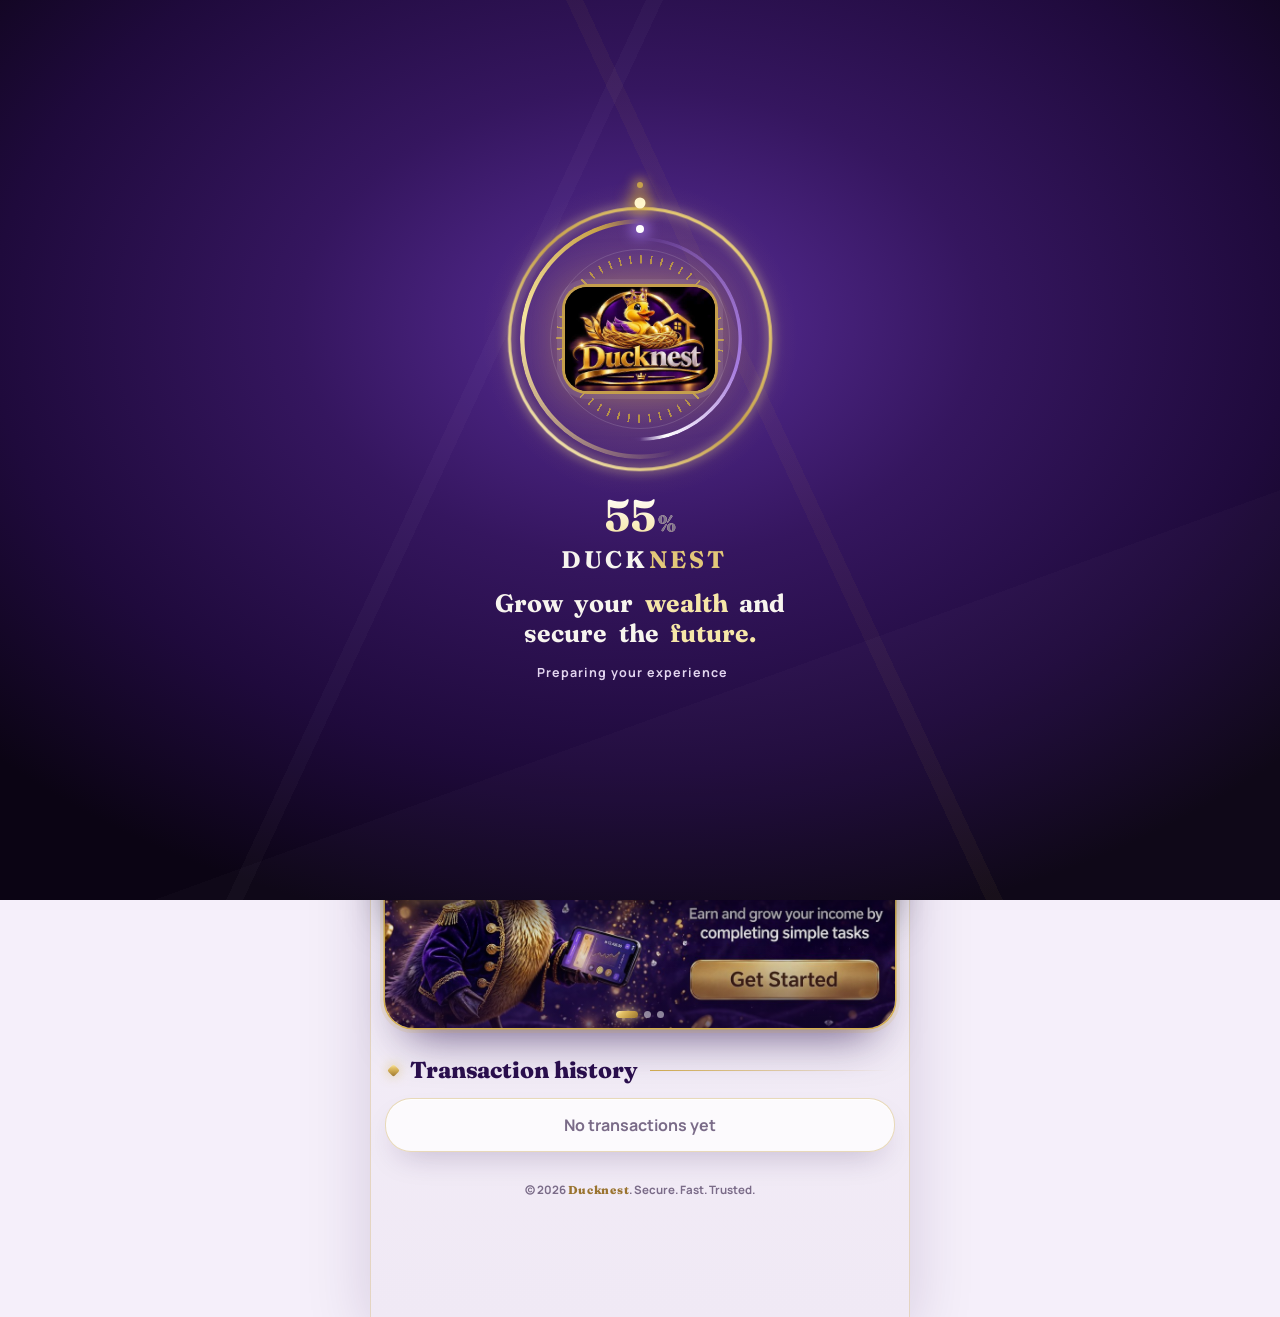
<file: product.html>
<!doctype html>
<html lang="en">
<head>
<meta charset="utf-8">
<meta name="viewport" content="width=device-width,initial-scale=1">
<title>Ducknest — Collection</title>
<link href="https://fonts.googleapis.com/css2?family=Playfair+Display:wght@600;700;800&family=DM+Sans:wght@400;500;700;800&display=swap" rel="stylesheet">
<style>
:root{ --navy:#081744; --navy2:#0f255e; --royal:#16308a; --royal2:#1a3bb0; --white:#ffffff; --gold:#FFD700; --gold2:#FFC400; --muted:#8ea0c8; --border:rgba(255,215,0,.28) }
*{box-sizing:border-box;-webkit-tap-highlight-color:transparent}
body{margin:0;background:radial-gradient(1000px 500px at 15% -10%, rgba(26,59,176,.45), transparent 60%), radial-gradient(800px 400px at 85% 0%, rgba(255,215,0,.18), transparent 55%), linear-gradient(180deg,#070f2e 0%, #0a1a4a 60%, #0e225f 100%);color:var(--white);font-family:'DM Sans',system-ui,sans-serif;min-height:100vh}
.wrap{width:min(1200px,100%);margin:auto;padding:26px 18px 60px}
.top{display:flex;align-items:center;gap:14px;margin:8px 0 24px}
.back{width:46px;height:46px;display:grid;place-items:center;border:1px solid var(--border);border-radius:14px;color:var(--gold);text-decoration:none;font-size:28px;background:rgba(255,255,255,.06)}
.top h1{font:800 clamp(1.7rem,4vw,2.3rem)/1.1 'Playfair Display',serif;margin:0;letter-spacing:.2px}
.hero{padding:30px 28px;border:1px solid var(--border);border-radius:26px;background:linear-gradient(135deg, rgba(255,255,255,.08) 0%, rgba(16,37,94,.9) 55%, rgba(10,23,68,.95) 100%);box-shadow:0 20px 60px rgba(0,0,0,.4), inset 0 1px 0 rgba(255,255,255,.15);margin-bottom:26px;position:relative;overflow:hidden}
.hero::after{content:'';position:absolute;top:-50%;right:-20%;width:60%;height:200%;background:radial-gradient(circle at center, rgba(255,215,0,.18), transparent 60%);pointer-events:none}
.eyebrow{color:var(--gold);letter-spacing:2.5px;font-size:.72rem;text-transform:uppercase;font-weight:800}
.hero h2{font:800 clamp(1.8rem,4vw,2.6rem)/1.05 'Playfair Display',serif;margin:10px 0 10px;background:linear-gradient(180deg,#fff 0%, #d9e2ff 100%);-webkit-background-clip:text;background-clip:text;color:transparent}
.hero p{color:#b9c6e6;line-height:1.65;margin:0;max-width:720px;font-size:.98rem}
.plans{display:grid;grid-template-columns:repeat(2,minmax(0,1fr));gap:20px}
@media(max-width:560px){.plans{grid-template-columns:1fr}}
.plan{position:relative;padding:22px;border-radius:28px;background:linear-gradient(180deg, rgba(255,255,255,.10) 0%, rgba(255,255,255,.03) 100%), linear-gradient(135deg, var(--navy2), var(--navy));border:1px solid var(--border);box-shadow:0 16px 50px rgba(0,0,0,.35), inset 0 1px 0 rgba(255,255,255,.12);overflow:hidden;transition:transform .3s ease, box-shadow .3s ease}
.plan:hover{transform:translateY(-6px);box-shadow:0 24px 70px rgba(0,0,0,.5), 0 0 0 1px rgba(255,215,0,.25)}
.img-box{width:100%;height:210px;border-radius:20px;background:radial-gradient(400px 200px at 50% 0%, rgba(255,215,0,.18), transparent), radial-gradient(300px 180px at 20% 80%, rgba(26,59,176,.8), transparent), #0a1535;display:grid;place-items:center;overflow:hidden;border:1px solid rgba(255,255,255,.08);margin-bottom:16px;position:relative}
.img-box img{width:92%;height:92%;object-fit:contain;filter:drop-shadow(0 12px 24px rgba(0,0,0,.6))}
.plan-head{display:flex;align-items:center;gap:10px;margin-bottom:10px}
.badge{background:linear-gradient(180deg,#FFE55C,#FFC400);color:#1a1300;font-weight:900;font-size:.68rem;letter-spacing:.8px;padding:6px 12px;border-radius:999px;box-shadow:0 4px 12px rgba(0,0,0,.3)}
.name{font:800 1.5rem 'Playfair Display',serif;color:#fff}
.desc{color:var(--muted);line-height:1.55;font-size:.9rem;min-height:44px;margin:6px 0 16px}
.meta{display:grid;grid-template-columns:1fr 1fr;gap:12px;margin:18px 0}
.label{font-size:.72rem;letter-spacing:1px;text-transform:uppercase;color:#7f90c0;font-weight:700}
.price{font:800 1.35rem 'Playfair Display',serif;margin-top:4px;color:#fff}
.profit{color:var(--gold);text-shadow:0 0 12px rgba(255,215,0,.4)}
.btn{width:100%;min-height:54px;border-radius:15px;border:1px solid var(--gold);cursor:pointer;font-weight:800;background:linear-gradient(180deg,#FFE55C 0%, #FFD700 45%, #FFC400 100%);color:#1a1300;box-shadow:0 8px 20px rgba(255,215,0,.25), inset 0 1px 0 rgba(255,255,255,.8);font:800 .98rem 'DM Sans';transition:filter .2s}
.btn:hover{filter:brightness(1.08)}
.btn.outline{background:rgba(255,255,255,.06);color:var(--white);border:1px solid rgba(255,255,255,.18);margin-top:10px;backdrop-filter:blur(6px)}
.btn.outline:hover{background:rgba(255,255,255,.10)}
.tier-ribbon{position:absolute;top:14px;right:14px;background:rgba(0,0,0,.55);border:1px solid rgba(255,255,255,.12);padding:6px 10px;border-radius:12px;font-size:.7rem;font-weight:800;color:#7CFFB2}
.modal-bg{position:fixed;inset:0;background:rgba(3,8,24,.82);display:none;align-items:flex-end;justify-content:center;padding:14px;z-index:30;backdrop-filter:blur(8px)}
.modal-bg.show{display:flex}
.modal{width:min(560px,100%);max-height:92vh;overflow:auto;background:linear-gradient(180deg,#12235a,#0a1436);border:1px solid rgba(255,215,0,.35);border-radius:24px;padding:24px;box-shadow:0 20px 60px rgba(0,0,0,.6)}
.modal h3{font:800 1.6rem 'Playfair Display',serif;color:var(--gold);margin:0 0 8px}
.muted{color:#9fb0d8;line-height:1.55}
.bank{background:rgba(0,0,0,.28);border:1px solid rgba(255,215,0,.15);border-radius:15px;padding:14px;margin:14px 0}
.row{display:flex;justify-content:space-between;gap:12px;padding:9px 0;border-bottom:1px solid rgba(255,255,255,.08)} .row:last-child{border:0}
.row span:first-child{color:#8ea0c8} .row span:last-child{font-weight:700;text-align:right}
.upload{border:1px dashed rgba(255,215,0,.45);border-radius:16px;padding:18px;text-align:center;margin:16px 0;background:rgba(255,215,0,.05)}
.upload input{display:none} .preview{display:none;width:100%;max-height:260px;object-fit:contain;border-radius:12px;margin-top:12px}
.small{font-size:.78rem;color:#8ea0c8} .actions{display:flex;gap:10px} .actions .btn{flex:1}

.btn[disabled]{opacity:.65;cursor:not-allowed;filter:grayscale(.35);box-shadow:none}
.pstat{display:flex;align-items:flex-start;gap:10px;margin:0 0 12px;padding:12px 14px;border-radius:14px;font-size:.86rem;line-height:1.5;font-weight:600}
.pstat[hidden]{display:none}
.pstat.pend{background:rgba(255,215,0,.12);border:1px solid rgba(255,215,0,.45);color:#ffe98a}
.pstat.bad{background:rgba(255,90,90,.12);border:1px solid rgba(255,110,110,.5);color:#ffb4b4}
.pstat.ok{background:rgba(124,255,178,.1);border:1px solid rgba(124,255,178,.4);color:#8dffc0}
.pstat b{font-weight:800}
.spin{display:inline-block;flex:none;width:22px;height:22px;border-radius:50%;border:3px solid rgba(255,215,0,.25);border-top-color:#FFD700;animation:tdspin .8s linear infinite}
.spin.sm{width:16px;height:16px;border-width:2.5px;margin-top:2px}
@keyframes tdspin{to{transform:rotate(360deg)}}
.subspin{display:flex;align-items:center;justify-content:center;gap:12px;padding:16px;margin-top:4px;border-radius:14px;background:rgba(255,215,0,.08);border:1px solid rgba(255,215,0,.35);color:#ffe98a;font-weight:700;font-size:.9rem}
.subspin[hidden]{display:none}
.actions[hidden]{display:none}
.sending .upload{opacity:.5;pointer-events:none}
.accwrap{display:flex;align-items:center;justify-content:flex-end;gap:10px}
.accwrap b{letter-spacing:.5px}
.copy{flex:none;border:1px solid var(--gold);background:rgba(255,215,0,.12);color:var(--gold);font:800 .74rem 'DM Sans',sans-serif;padding:7px 12px;border-radius:999px;cursor:pointer}
.copy:active{transform:scale(.96)}
.copy.done{background:#7CFFB2;border-color:#7CFFB2;color:#052a14}
.td-toast{position:fixed;left:50%;bottom:28px;transform:translate(-50%,20px);z-index:60;max-width:90%;background:#081744;color:#fff;border:1px solid var(--gold);padding:12px 18px;border-radius:999px;font-size:.85rem;font-weight:700;opacity:0;pointer-events:none;transition:.3s;text-align:center}
.td-toast.show{opacity:1;transform:translate(-50%,0)}


/* DUCKNEST COLLECTION THEME */
:root{--navy:#2A0F4D;--navy2:#432064;--royal:#2A0F4D;--royal2:#573276;--white:#F7F4EE;--gold:#C8A24A;--gold2:#E8D49A;--muted:#C0B2CC;--border:rgba(200,162,74,.35)}
body{background:radial-gradient(1000px 500px at 15% -10%,rgba(86,48,117,.55),transparent 60%),radial-gradient(800px 400px at 85% 0%,rgba(200,162,74,.15),transparent 55%),linear-gradient(180deg,#180B29 0%,#2A0F4D 60%,#1D1030 100%);color:#F7F4EE}
.hero,.product-card,.card{border-color:rgba(200,162,74,.36)!important;background:linear-gradient(135deg,rgba(255,255,255,.08),rgba(42,15,77,.88))!important}
.gold,.price,.eyebrow{color:#E8D49A!important}
button,.btn{background:linear-gradient(135deg,#E8D49A,#C8A24A 55%,#96712E)!important;color:#2A0F4D!important}

</style>
<style id="ducknest-product-fix">
/* images: show the whole picture, nothing cut off */
.img-box{height:auto!important;aspect-ratio:3/2;background:#12062a!important;padding:0!important}
.img-box img{width:100%!important;height:100%!important;object-fit:contain!important;filter:none!important}
/* all text white so it is easy to read */
body,.hero p,.desc,.label,.muted,.small,.row span,.row span:first-child,.row span:last-child,.upload p,.upload b,.bank,.modal,.pstat,.name,.price,.top h1{color:#fff!important}
.price.profit,.profit{color:#F6E6A8!important}
.eyebrow{color:#F6E6A8!important}
.hero h2{background:none!important;-webkit-text-fill-color:#fff!important;color:#fff!important}
.modal h3{color:#F6E6A8!important}
.pstat.pend,.pstat.bad,.pstat.ok{color:#fff!important}
.btn,button.btn,.copy{color:#2A0F4D!important}
.btn.outline{color:#fff!important}
</style>

<style id="ducknest-white-text">
/* every piece of text on this page is white (gold-button labels stay dark so they remain readable) */
body,.wrap,.top h1,.hero h2,.hero p,.eyebrow,.plan,.plan *,.name,.desc,.label,.price,.profit,.muted,.small,.row,.row span,.row b,.modal,.modal p,.modal h3,.bank,.bank *,.upload,.upload p,.upload b,.pstat,.pstat *,.td-toast,.tier-ribbon,.back{color:#fff!important}
.plan .badge,.plan .btn,.plan button,.modal .btn,.modal button.btn,.copy,label.btn,.btn:not(.outline){color:#2A0F4D!important}
.btn.outline,.btn.outline *{color:#fff!important}
.price.profit,.profit,.eyebrow,.modal h3{color:#F6E6A8!important}
.hero h2{-webkit-text-fill-color:#fff!important}
.modal h3{-webkit-text-fill-color:#F6E6A8!important}
@media(min-width:700px){.wrap{width:min(900px,100%)!important}}
</style>
</head>
<body>
<main class="wrap">
  <div class="top"><a class="back" href="dashboard.html" onclick="goBack(event)">‹</a><h1>Ducknest</h1></div>
  <section class="hero">
    <div class="eyebrow">Ducknest • Royal Collection</div>
    <h2>Choose your duck investment</h2>
    <p>Each package displays its investment amount and stated return. Navy Blue, White & Gold premium edition. Select <b>Buy Product</b> to view payment details and submit proof.</p>
  </section>

  <section id="plans" class="plans">
<article class="plan">
      <div class="img-box"><img src="images/product-1.jpg" alt="Golden" alt="Golden Duckling"><span class="tier-ribbon">GROWTH • 757% ROI</span></div>
      <div class="plan-head"><span class="badge">GOLDEN DUCKLING</span></div>
      <div class="name">Golden Duckling</div>
      <div class="desc">Pure 24k gold duckling. Cute, powerful, compounding fast.</div>
      <div class="meta">
        <div><div class="label">Investment</div><div class="price">₦10,500</div></div>
        <div><div class="label">Profit</div><div class="price profit">₦90,000</div></div>
      </div>
      <div class="pstat" id="st-golden" hidden></div>
      <button class="btn" id="buy-golden" type="button" onclick="openBuy('golden')">▣ Buy Product</button>
      </article>

<article class="plan">
      <div class="img-box"><img src="images/product-2.jpg" alt="Diamond" alt="Diamond Drake"><span class="tier-ribbon">PREMIUM • 867% ROI</span></div>
      <div class="plan-head"><span class="badge">DIAMOND DRAKE</span></div>
      <div class="name">Diamond Drake</div>
      <div class="desc">Diamond-encrusted drake. Elite status, icy wealth. For serious investors.</div>
      <div class="meta">
        <div><div class="label">Investment</div><div class="price">₦15,500</div></div>
        <div><div class="label">Profit</div><div class="price profit">₦150,000</div></div>
      </div>
      <div class="pstat" id="st-diamond" hidden></div>
      <button class="btn" id="buy-diamond" type="button" onclick="openBuy('diamond')">▣ Buy Product</button>
      </article>

<article class="plan">
      <div class="img-box"><img src="images/product-3.jpg" alt="Rubies" alt="Rubies Duck"><span class="tier-ribbon">ELITE 👑 • 1363% ROI</span></div>
      <div class="plan-head"><span class="badge">RUBIES DUCK</span></div>
      <div class="name">Rubies Duck</div>
      <div class="desc">Ruby royalty. The crown jewel of Ducknest. Maximum hatch.</div>
      <div class="meta">
        <div><div class="label">Investment</div><div class="price">₦20,500</div></div>
        <div><div class="label">Profit</div><div class="price profit">₦300,000</div></div>
      </div>
      <div class="pstat" id="st-rubies" hidden></div>
      <button class="btn" id="buy-rubies" type="button" onclick="openBuy('rubies')">▣ Buy Product — Most Popular</button>
      </article>

<article class="plan">
      <div class="img-box"><img src="images/product-4.jpg" alt="Silver" alt="Silver Egg"><span class="tier-ribbon">STARTER • 438% ROI</span></div>
      <div class="plan-head"><span class="badge">SILVER EGG</span></div>
      <div class="name">Silver Egg</div>
      <div class="desc">The genesis egg. Small hatch, big beginning. Entry to Ducknest empire.</div>
      <div class="meta">
        <div><div class="label">Investment</div><div class="price">₦6,500</div></div>
        <div><div class="label">Profit</div><div class="price profit">₦35,000</div></div>
      </div>
      <div class="pstat" id="st-silver" hidden></div>
      <button class="btn" id="buy-silver" type="button" onclick="openBuy('silver')">▣ Buy Product</button>
      </article>
</section>

  <a class="btn outline" href="dashboard.html" onclick="goBack(event)" style="display:flex;align-items:center;justify-content:center;text-decoration:none;margin-top:22px;padding:16px;border-radius:16px">Return to Dashboard</a>
</main>

<!-- BUY MODAL - SAME LOGIC AS YOUR ORIGINAL SITE -->
<div class="modal-bg" id="buyModal">
  <div class="modal" id="buyBox">
    <h3 id="buyTitle">Buy Product</h3>
    <p class="muted" id="buyDesc"></p>
    <div class="bank" id="buyBank"></div>
    <div class="upload">
      <b>Upload payment proof</b>
      <p class="small">Choose a payment proof image from your gallery or use your camera.</p>
      <div class="actions">
        <label class="btn" for="galleryInput" style="display:grid;place-items:center">🖼️ Gallery</label>
        <label class="btn" for="cameraInput" style="display:grid;place-items:center">📷 Camera</label>
      </div>
      <input id="galleryInput" type="file" accept="image/*">
      <input id="cameraInput" type="file" accept="image/*" capture="environment">
      <img id="proofPreview" class="preview" alt="Payment proof preview">
    </div>
    <div class="subspin" id="subSpin" hidden role="status"><span class="spin"></span><span>Sending your receipt…</span></div>
    <div class="actions" id="subActions">
      <button class="btn outline" type="button" onclick="closeBuy()">Cancel</button>
      <button class="btn" type="button" id="submitProof">Submit</button>
    </div>
    <p id="proofMsg" class="small"></p>
  </div>
</div>

<script src="app.js"></script>
<script>
/* Ducknest products + payment proof */
const THOM_PRODUCTS = [
  {id:'silver', name:'Silver Egg', price:6500, profit:35000, desc:'Starter tier — Silver Egg hatches 438% profit', img:'silver'},
  {id:'golden', name:'Golden Duckling', price:10500, profit:90000, desc:'Growth tier — Golden Duckling pure gold', img:'golden'},
  {id:'diamond', name:'Diamond Drake', price:15500, profit:150000, desc:'Premium — Diamond Drake luxury', img:'diamond'},
  {id:'rubies', name:'Rubies Duck', price:20500, profit:300000, desc:'Elite — Rubies Duck crown jewel', img:'rubies'}
];
const DEFAULT_BANK={bankName:'PALMPAY', accountName:'OTO-OBONG ALOYSIUS', bankAccount:'8968043525'};
const DAY=24*60*60*1000;
let GF_DATA=null, selectedProduct=null, selectedProofFile=null, busy=false;

/* shared data store: uses your app.js bin when present, otherwise this browser */
/* admin can change a product's price / earnings: apply them to the cards and to what gets submitted */
function applyOverrides(){
  const ov=(GF_DATA&&GF_DATA.settings&&GF_DATA.settings.products)||{};
  THOM_PRODUCTS.forEach(pr=>{
    const o=ov[pr.id]; if(!o) return;
    if(Number(o.price)>0) pr.price=Number(o.price);
    if(Number(o.profit)>0) pr.profit=Number(o.profit);
    const b=document.getElementById('buy-'+pr.id), card=b&&b.closest('.plan'); if(!card) return;
    const pr1=card.querySelector('.meta .price:not(.profit)'), pr2=card.querySelector('.meta .price.profit');
    if(pr1) pr1.textContent=money(pr.price); if(pr2) pr2.textContent=money(pr.profit);
  });
}
async function fetchBin(){ const d=await _fetchBin(); return (d&&typeof d==='object')?d:{}; }
async function saveBin(d){ await _saveBin(d); return true; }
function lsGet(k){ try{ return localStorage.getItem(k) }catch(e){ return null } }
function getLoggedUser(){
  const email=lsGet('td_session'); if(!email) return null;
  let acc=null; try{ acc=JSON.parse(lsGet('td_accounts')||'[]').find(a=>a.email===email) }catch(e){}
  if(!acc) return null;
  return {email:acc.email, fullName:[acc.surname,acc.middle,acc.last].filter(Boolean).join(' ')};
}
const ME=getLoggedUser();
function money(n){ return '₦'+Number(n).toLocaleString(); }
function esc(s){ return String(s||'').replace(/[<>&"]/g, c=>({'<':'&lt;','>':'&gt;','&':'&amp;','"':'&quot;'}[c])); }
const sleep=ms=>new Promise(r=>setTimeout(r,ms));
let tt; function toast(m){ const t=document.getElementById('tdToast'); t.textContent=m; t.classList.add('show'); clearTimeout(tt); tt=setTimeout(()=>t.classList.remove('show'),2800); }

/* back to the dashboard (keeps the customer logged in) */
function goBack(e){
  if(e) e.preventDefault();
  try{ sessionStorage.setItem('td_last',String(Date.now())); sessionStorage.setItem('td_active','1'); }catch(_){}
  location.href='dashboard.html';
}
if(!ME){ location.replace('dashboard.html?view=login'); }
(function(){
  var IDLE=((window.Ducknest_CONFIG||{}).idleCustomerSeconds||180)*1000; /* 3 minutes */
  function touch(){ try{ sessionStorage.setItem('td_last',String(Date.now())); sessionStorage.setItem('td_active','1'); }catch(e){} }
  ['click','touchstart','keydown','input','scroll','mousemove','pointerdown'].forEach(function(ev){ document.addEventListener(ev,touch,{passive:true,capture:true}); });
  touch();
  setInterval(function(){
    var last=0; try{ last=Number(sessionStorage.getItem('td_last'))||0; }catch(e){}
    if(last && Date.now()-last>=IDLE){
      try{ sessionStorage.removeItem('td_active'); sessionStorage.removeItem('td_last'); localStorage.setItem('td_session',''); }catch(e){}
      location.replace('dashboard.html?view=login');
    }
  },1000);
})();

/* copy account number */
function copyAcc(btn){
  const txt=(document.getElementById('accNum')||{}).textContent||'';
  const done=()=>{ btn.textContent='Copied ✓'; btn.classList.add('done'); setTimeout(()=>{btn.textContent='Copy';btn.classList.remove('done')},1800); };
  const fallback=()=>{ const t=document.createElement('textarea'); t.value=txt; t.style.cssText='position:fixed;opacity:0'; document.body.appendChild(t); t.select(); try{ document.execCommand('copy'); done(); }catch(e){ toast('Press and hold the number to copy'); } t.remove(); };
  if(navigator.clipboard&&window.isSecureContext){ navigator.clipboard.writeText(txt).then(done).catch(fallback); } else fallback();
}

function openBuy(id){
  if(!ME||busy) return;
  applyOverrides();
  selectedProduct = THOM_PRODUCTS.find(p=>p.id===id);
  if(!selectedProduct) return;
  selectedProofFile=null;
  const s=(GF_DATA&&GF_DATA.settings&&GF_DATA.settings.bankAccount)?GF_DATA.settings:DEFAULT_BANK;
  document.getElementById('buyTitle').textContent='Buy '+selectedProduct.name;
  document.getElementById('buyDesc').textContent=selectedProduct.desc;
  document.getElementById('buyBank').innerHTML=`<div class="row"><span>Bank name</span><span>${esc(s.bankName)}</span></div><div class="row"><span>Account name</span><span>${esc(s.accountName)}</span></div><div class="row"><span>Account number</span><span class="accwrap"><b id="accNum">${esc(s.bankAccount)}</b><button type="button" class="copy" onclick="copyAcc(this)" aria-label="Copy account number">Copy</button></span></div><div class="row"><span>Amount</span><span style="color:#FFD700">${money(selectedProduct.price)}</span></div><div class="row"><span>Profit</span><span style="color:#7CFFB2">${money(selectedProduct.profit)}</span></div>`;
  document.getElementById('galleryInput').value=''; document.getElementById('cameraInput').value='';
  document.getElementById('proofPreview').style.display='none'; document.getElementById('proofMsg').textContent='';
  setSending(false);
  document.getElementById('buyModal').classList.add('show');
}
function closeBuy(){ if(busy) return; document.getElementById('buyModal').classList.remove('show'); }
function setSending(on){
  document.getElementById('subSpin').hidden=!on;
  document.getElementById('subActions').hidden=on;
  document.getElementById('buyBox').classList.toggle('sending',on);
}

function bindProofInput(input){
  input.addEventListener('change', e=>{
    const f=e.target.files&&e.target.files[0]; if(!f) return;
    if(!f.type.startsWith('image/')){document.getElementById('proofMsg').textContent='Please choose an image.'; return;}
    document.getElementById('proofMsg').textContent='';
    selectedProofFile=f;
    const r=new FileReader(); r.onload=()=>{const img=document.getElementById('proofPreview'); img.src=r.result; img.style.display='block';}; r.readAsDataURL(f);
  });
}
bindProofInput(document.getElementById('galleryInput'));
bindProofInput(document.getElementById('cameraInput'));

/* shrink the photo so it is safe to store and quick to send */
function compressImage(file){
  return new Promise((res,rej)=>{
    const r=new FileReader();
    r.onerror=()=>rej(new Error('read'));
    r.onload=()=>{
      const im=new Image();
      im.onerror=()=>rej(new Error('image'));
      im.onload=()=>{
        /* keep the receipt small (about 60 KB) so it fits JSONBin's 100 KB limit */
        let out='';
        for(const max of [900,720,580,460]){
          const k=Math.min(1,max/Math.max(im.width,im.height));
          const c=document.createElement('canvas'); c.width=Math.round(im.width*k); c.height=Math.round(im.height*k);
          const x=c.getContext('2d'); x.fillStyle='#fff'; x.fillRect(0,0,c.width,c.height); x.drawImage(im,0,0,c.width,c.height);
          for(const q of [.7,.55,.42]){ out=c.toDataURL('image/jpeg',q); if(out.length<=80000) break; }
          if(out.length<=80000) break;
        }
        res(out);
      };
      im.src=r.result;
    };
    r.readAsDataURL(file);
  });
}

document.getElementById('submitProof').onclick=async()=>{
  if(busy||!ME) return;
  const msg=document.getElementById('proofMsg');
  const file=selectedProofFile||document.getElementById('galleryInput').files[0]||document.getElementById('cameraInput').files[0];
  const prod=selectedProduct;
  if(!prod){msg.textContent='Select a product'; return;}
  if(!file){msg.textContent='Choose proof image'; return;}
  msg.textContent=''; busy=true; setSending(true);
  try{
    /* mini spinner runs for 5 seconds while the receipt is prepared and sent */
    const [receipt]=await Promise.all([compressImage(file), sleep(5000)]);
    const entry={
      id:'PAY-'+Date.now().toString(36).toUpperCase()+Math.random().toString(36).slice(2,5).toUpperCase(),
      userEmail:ME.email, userName:ME.fullName,
      productId:prod.id, productName:prod.name, amount:prod.price, profit:prod.profit,
      status:'pending', createdAt:Date.now()
    };
    Object.assign(entry, await _storeReceipt(receipt));   /* own bin on JSONBin, inline elsewhere */
    const data=await _updateBin(d=>{ d.payments=Array.isArray(d.payments)?d.payments:[]; d.payments.push(entry); return d; });
    GF_DATA=data;
    busy=false; setSending(false);
    document.getElementById('buyModal').classList.remove('show');
    toast('Receipt sent. Awaiting admin approval.');
    refresh();
  }catch(e){
    busy=false; setSending(false);
    msg.textContent=(e&&e.full)?'The system is temporarily full. Please contact support.':(e&&e.name==='QuotaExceededError')?'Could not save the receipt. Please use a smaller image.':'Could not send your receipt. Please try again.';
  }
};

/* ---------- payment status under each product ---------- */
function paintStatus(pr,p){
  const box=document.getElementById('st-'+pr.id), btn=document.getElementById('buy-'+pr.id);
  if(!box||!btn) return;
  if(!btn.dataset.label) btn.dataset.label=btn.textContent;
  let html='',cls='',lock=false;
  if(p&&p.status==='pending'){ cls='pend'; html='<span class="spin sm"></span><span><b>Pending</b> — your payment is awaiting admin approval.</span>'; lock=true; }
  else if(p&&p.status==='declined'&&Date.now()-(p.decidedAt||0)<DAY){ cls='bad'; html='<span>✕</span><span>Your last payment was declined, kindly ensure that you made payment to the right source.</span>'; }
  else if(p&&p.status==='approved'){ cls='ok'; html='<span>✓</span><span>Your last payment was approved.</span>'; }
  box.hidden=!html; box.className='pstat '+cls; box.innerHTML=html;
  btn.disabled=lock; btn.textContent=lock?'⏳ Payment pending':btn.dataset.label;
}
let refreshing=false;
async function refresh(){
  if(!ME||refreshing) return; refreshing=true;
  try{
    const d=await fetchBin(); GF_DATA=(d&&typeof d==='object')?d:{};
    const mine=(Array.isArray(GF_DATA.payments)?GF_DATA.payments:[]).filter(p=>p.userEmail===ME.email);
    const undated=mine.filter(p=>p.status&&p.status!=='pending'&&!p.decidedAt).map(p=>p.id);
    if(undated.length){ try{ await _updateBin(dd=>{ (Array.isArray(dd.payments)?dd.payments:[]).forEach(x=>{ if(undated.indexOf(x.id)>-1&&x.status!=='pending'&&!x.decidedAt) x.decidedAt=Date.now(); }); return dd; }); }catch(e){} }
    applyOverrides();
    THOM_PRODUCTS.forEach(pr=>{
      const last=mine.filter(p=>p.productId===pr.id).sort((a,b)=>(b.createdAt||0)-(a.createdAt||0))[0];
      paintStatus(pr,last);
    });
  }catch(e){}
  refreshing=false;
}
refresh();
setInterval(()=>{ if(!document.hidden&&!busy) refresh(); },((window.Ducknest_CONFIG.pollCustomer||120)*1000));
document.addEventListener('visibilitychange',()=>{ if(!document.hidden) refresh(); });
window.addEventListener('pageshow',refresh);
window.addEventListener('storage',refresh);
</script>
<div class="td-toast" id="tdToast" role="status"></div>
</body>
</html>
</file>
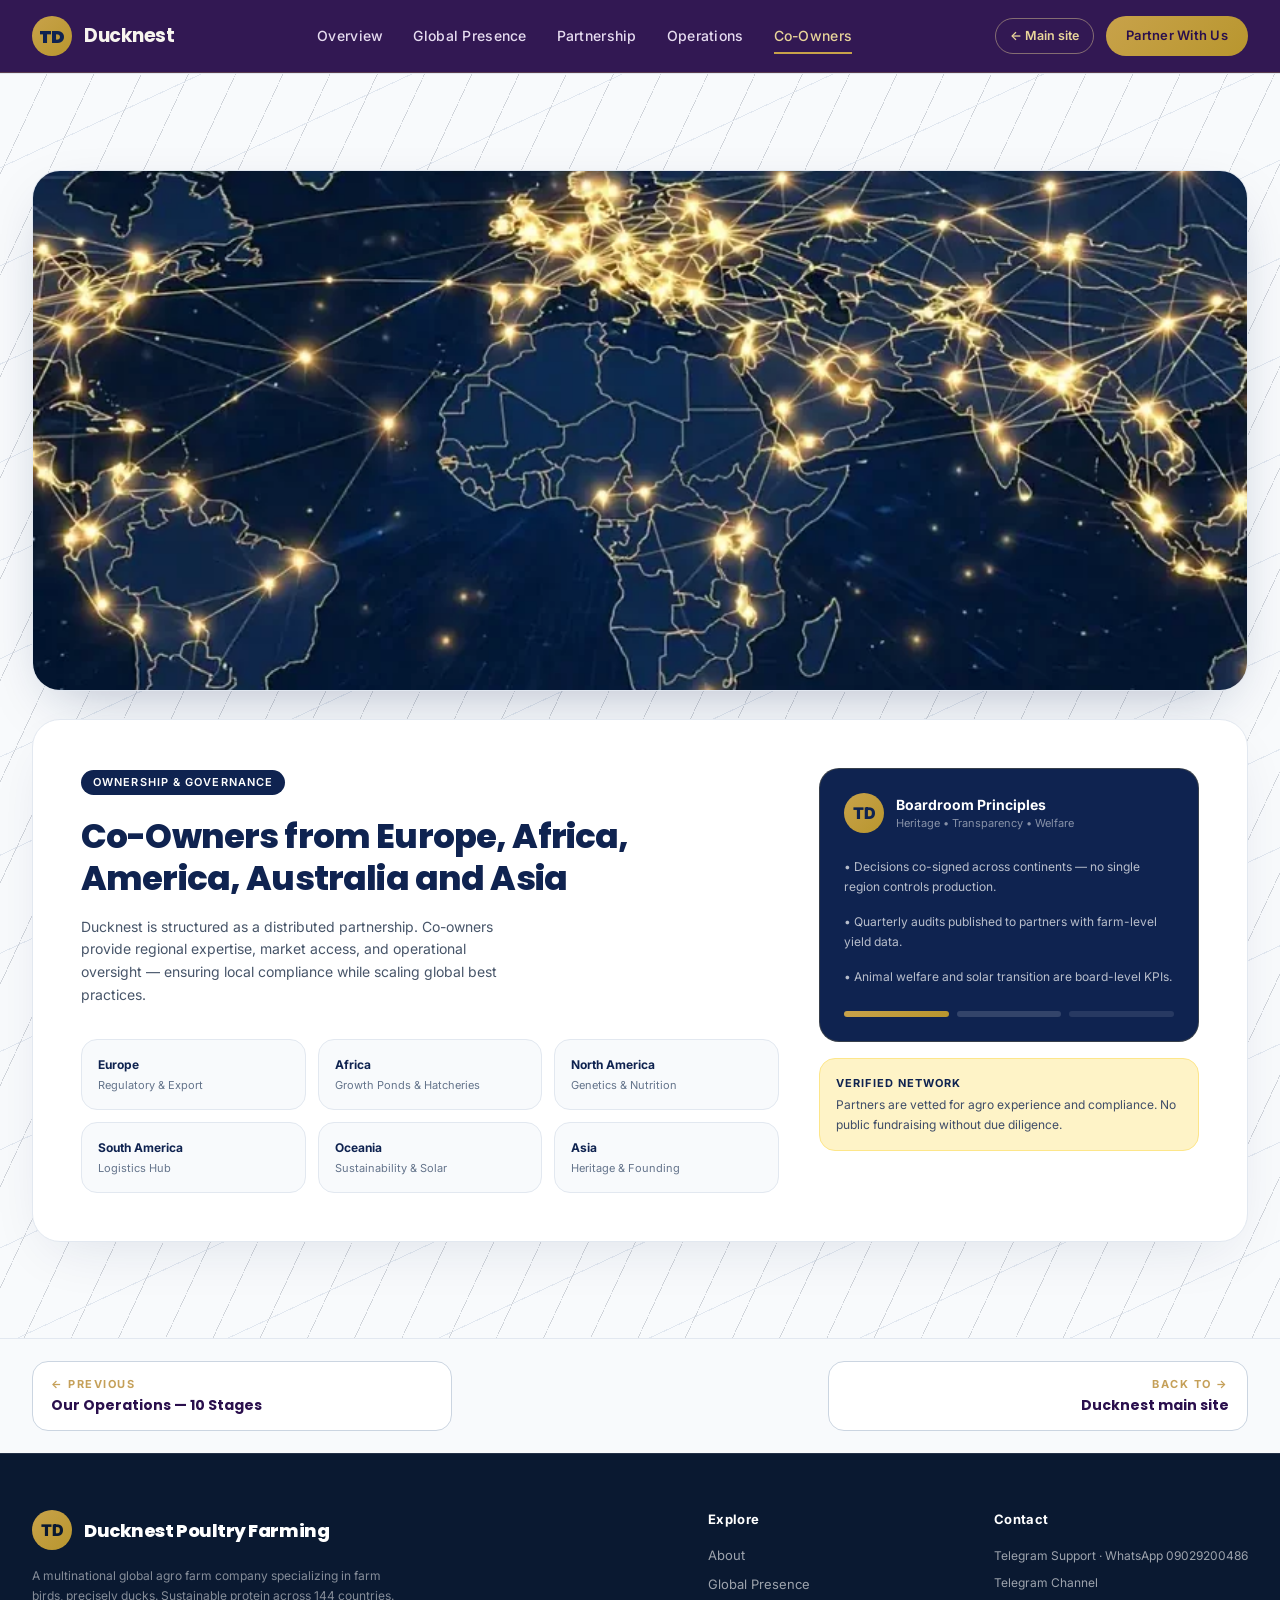
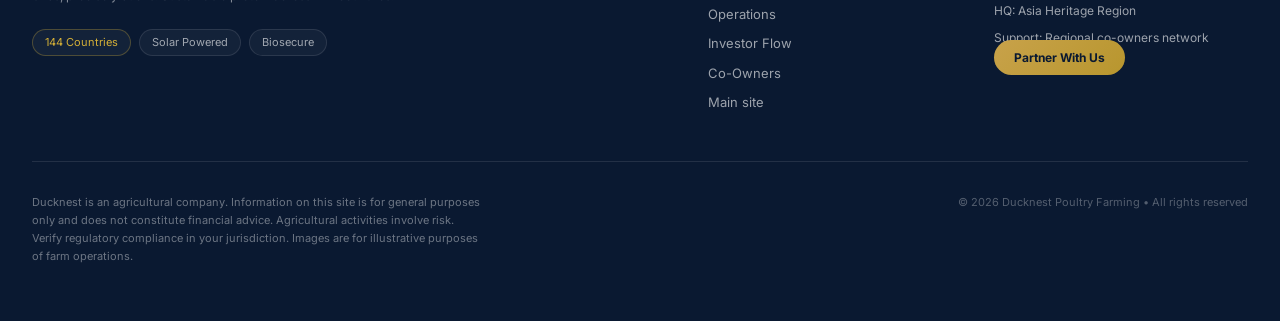
<file: poultry/co-owners.html>
<!DOCTYPE html>
<html lang="en">
<head>
<meta charset="utf-8">
<meta name="viewport" content="width=device-width, initial-scale=1">
<title>Co-Owners & Governance | Ducknest Poultry Farming</title>
<meta name="description" content="Ducknest is co-owned across Europe, Africa, the Americas, Australia and Asia.">
<meta name="theme-color" content="#2A0F4D">
<link rel="icon" href="../images/ducknest-3d-logo.png">
<link rel="preconnect" href="https://fonts.googleapis.com">
<link rel="preconnect" href="https://fonts.gstatic.com" crossorigin>
<link rel="preload" as="style" href="https://fonts.googleapis.com/css2?family=Poppins:wght@600;700;800&family=Inter:wght@400;500;600&display=swap" onload="this.onload=null;this.rel='stylesheet'">
<noscript><link rel="stylesheet" href="https://fonts.googleapis.com/css2?family=Poppins:wght@600;700;800&family=Inter:wght@400;500;600&display=swap"></noscript>
<link rel="stylesheet" href="assets/css/poultry.css">

<style id="ducknest-royal-luxury-theme">
:root{--ducknest-purple:#2A0F4D;--ducknest-purple-2:#432064;--ducknest-gold:#C8A24A;--ducknest-ivory:#F7F4EE;--ducknest-lavender:#EDE3F5;--ducknest-silver:#BFC0C8;--ducknest-ink:#281A35;--ducknest-muted:#756B80}
html,body{background-color:var(--ducknest-ivory);color:var(--ducknest-ink)}
header,.topbar,.site-header{border-color:rgba(200,162,74,.28)!important}
button.primary,button[type=submit],.btn-primary,.primary-btn,.cta,.action-card{background-color:var(--ducknest-gold);border-color:var(--ducknest-gold);color:#281A35}
button.primary:hover,button[type=submit]:hover,.btn-primary:hover,.primary-btn:hover,.cta:hover{background-color:#B58C37;border-color:#B58C37}
.card,.section-card,.panel,.dashboard-card,.stat-card,.modal,.login-card{border-color:rgba(200,162,74,.22)}
input:focus,select:focus,textarea:focus{border-color:var(--ducknest-gold)!important;box-shadow:0 0 0 3px rgba(200,162,74,.16)!important}
::selection{background:var(--ducknest-purple);color:var(--ducknest-ivory)}
</style>
</head>
<body class="min-h-screen bg-white text-slate-900 antialiased">
<header class="sticky top-0 z-50 td-header"><div class="mx-auto max-w-[1280px] px-4 sm:px-6 lg:px-8 h-[72px] flex items-center justify-between">
<a href="index.html" class="flex items-center gap-3" aria-label="Ducknest Poultry Farming home"><span class="w-10 h-10 rounded-full gold-gradient flex items-center justify-center font-black text-[18px] text-[#2A0F4D] tracking-tight" style="font-family:Poppins">TD</span><span class="font-bold text-[19px] tracking-tight text-[#2A0F4D]" style="font-family:Poppins">Ducknest</span></a>
<nav class="td-nav" aria-label="Poultry pages"><a href="index.html" class="td-link">Overview</a><a href="global.html" class="td-link">Global Presence</a><a href="partnership.html" class="td-link">Partnership</a><a href="operations.html" class="td-link">Operations</a><a href="co-owners.html" class="td-link td-active">Co-Owners</a></nav>
<div class="flex items-center gap-3"><a href="../index.html" class="td-back">← Main site</a><a href="partnership.html" class="td-cta gold-gradient">Partner With Us</a>
<button type="button" class="td-burger" id="tdBurger" aria-label="Menu" aria-expanded="false" aria-controls="tdMobile"><span></span><span></span><span></span></button></div></div>
<div class="td-mobile" id="tdMobile" hidden><div class="td-mobile-in"><a href="index.html">Poultry Home</a><a href="global.html">Global Presence — 144 Countries</a><a href="partnership.html">Partnership Model</a><a href="operations.html">Our Operations — 10 Stages</a><a href="co-owners.html" class=td-active>Co-Owners & Governance</a><a href="../index.html" class="td-mobile-back">← Back to Ducknest main site</a></div></div></header>
<main>
<section class="relative pattern-light border-t border-slate-200"><div class="mx-auto max-w-[1280px] px-6 lg:px-8 py-20 lg:py-24"><div class="td-banner"><img alt="Co-owners from five continents in a Ducknest boardroom meeting" decoding="async" fetchpriority="high" height="733" src="assets/img/co-owners-meeting.webp" width="1100"/></div><div class="rounded-[28px] bg-white border border-slate-200 shadow-[0_20px_60px_-20px_rgba(15,35,80,0.12)] p-8 lg:p-12 flex flex-col lg:flex-row gap-10 items-start"><div class="flex-1"><div class="inline-flex bg-[#2A0F4D] text-white rounded-full px-3 py-1 text-[11px] font-semibold tracking-widest uppercase">Ownership &amp; Governance</div><h1 class="mt-5 font-extrabold text-[#2A0F4D] text-[28px] lg:text-[34px] leading-tight tracking-tight">Co-Owners from Europe, Africa, America, Australia and Asia</h1><p class="mt-4 text-slate-600 text-[14px] leading-relaxed max-w-[48ch]">Ducknest is structured as a distributed partnership. Co-owners provide regional expertise, market access, and operational oversight — ensuring local compliance while scaling global best practices.</p><div class="mt-8 grid grid-cols-2 sm:grid-cols-3 gap-3"><div class="rounded-2xl border border-slate-200 bg-[#F8FAFC] p-4"><div class="font-bold text-[#2A0F4D] text-[12px]">Europe</div><div class="text-[11px] text-slate-500 mt-1 leading-snug">Regulatory &amp; Export</div></div><div class="rounded-2xl border border-slate-200 bg-[#F8FAFC] p-4"><div class="font-bold text-[#2A0F4D] text-[12px]">Africa</div><div class="text-[11px] text-slate-500 mt-1 leading-snug">Growth Ponds &amp; Hatcheries</div></div><div class="rounded-2xl border border-slate-200 bg-[#F8FAFC] p-4"><div class="font-bold text-[#2A0F4D] text-[12px]">North America</div><div class="text-[11px] text-slate-500 mt-1 leading-snug">Genetics &amp; Nutrition</div></div><div class="rounded-2xl border border-slate-200 bg-[#F8FAFC] p-4"><div class="font-bold text-[#2A0F4D] text-[12px]">South America</div><div class="text-[11px] text-slate-500 mt-1 leading-snug">Logistics Hub</div></div><div class="rounded-2xl border border-slate-200 bg-[#F8FAFC] p-4"><div class="font-bold text-[#2A0F4D] text-[12px]">Oceania</div><div class="text-[11px] text-slate-500 mt-1 leading-snug">Sustainability &amp; Solar</div></div><div class="rounded-2xl border border-slate-200 bg-[#F8FAFC] p-4"><div class="font-bold text-[#2A0F4D] text-[12px]">Asia</div><div class="text-[11px] text-slate-500 mt-1 leading-snug">Heritage &amp; Founding</div></div></div></div><div class="w-full lg:w-[380px] shrink-0"><div class="rounded-[20px] bg-[#2A0F4D] p-6 border border-[#C8A24A]/20 text-white"><div class="flex items-center gap-3"><div class="w-10 h-10 rounded-full gold-gradient flex items-center justify-center font-black text-[#2A0F4D]">TD</div><div><div class="font-bold text-[14px]">Boardroom Principles</div><div class="text-[11px] text-white/50">Heritage • Transparency • Welfare</div></div></div><div class="mt-6 space-y-4 text-[12px] leading-relaxed text-white/70"><p>• Decisions co-signed across continents — no single region controls production.</p><p>• Quarterly audits published to partners with farm-level yield data.</p><p>• Animal welfare and solar transition are board-level KPIs.</p></div><div class="mt-6 flex gap-2"><div class="h-1.5 flex-1 rounded-full gold-gradient"></div><div class="h-1.5 flex-1 rounded-full bg-white/15"></div><div class="h-1.5 flex-1 rounded-full bg-white/10"></div></div></div><div class="mt-4 rounded-2xl bg-[#FEF3C7] border border-amber-200 p-4"><div class="text-[11px] font-bold text-[#2A0F4D] uppercase tracking-widest">Verified Network</div><div class="text-[12px] text-[#2A0F4D]/80 mt-1 leading-relaxed">Partners are vetted for agro experience and compliance. No public fundraising without due diligence.</div></div></div></div></div></section>
</main>
<nav class="td-pager" aria-label="Page navigation"><div class="mx-auto max-w-[1280px] px-6 lg:px-8"><a class="td-pg td-prev" href="operations.html"><small>← Previous</small><strong>Our Operations — 10 Stages</strong></a><a class="td-pg td-next" href="../index.html"><small>Back to →</small><strong>Ducknest main site</strong></a></div></nav>
<footer class="bg-[#1D1030] text-white border-t border-white/10"><div class="mx-auto max-w-[1280px] px-6 lg:px-8 py-14"><div class="flex flex-col lg:flex-row justify-between gap-10"><div class="max-w-[380px]"><div class="flex items-center gap-3"><div class="w-10 h-10 rounded-full gold-gradient flex items-center justify-center font-black text-[#1D1030]">TD</div><span class="font-extrabold text-[18px] tracking-tight" style="font-family: Poppins;">Ducknest Poultry Farming</span></div><p class="mt-4 text-white/50 text-[12px] leading-relaxed">A multinational global agro farm company specializing in farm birds, precisely ducks. Sustainable protein across 144 countries.</p><div class="mt-6 flex flex-wrap gap-2"><span class="border border-[#C8A24A]/30 bg-white/[0.04] rounded-full px-3 py-1 text-[11px] text-[#C8A24A]">144 Countries</span><span class="border border-white/10 bg-white/[0.04] rounded-full px-3 py-1 text-[11px] text-white/60">Solar Powered</span><span class="border border-white/10 bg-white/[0.04] rounded-full px-3 py-1 text-[11px] text-white/60">Biosecure</span></div></div><div class="grid grid-cols-2 gap-8 text-[13px]"><div><div class="font-bold text-white tracking-wide">Explore</div><div class="mt-4 flex flex-col gap-2.5 text-white/60"><a class="text-left hover:text-white transition" href="index.html">About</a><a class="text-left hover:text-white transition" href="global.html">Global Presence</a><a class="text-left hover:text-white transition" href="operations.html">Operations</a><a class="text-left hover:text-white transition" href="partnership.html">Investor Flow</a><a class="text-left hover:text-white transition" href="co-owners.html">Co-Owners</a><a class="text-left hover:text-white transition" href="../index.html">Main site</a></div></div><div><div class="font-bold text-white tracking-wide">Contact</div><div class="mt-4 space-y-2 text-white/60 text-[12px] leading-relaxed"><div><a href="https://t.me/ducknestcustomerservice" target="_blank" rel="noopener" class="hover:text-white">Telegram Support</a> · <a href="https://wa.me/2349029200486" target="_blank" rel="noopener" class="hover:text-white">WhatsApp 09029200486</a></div><div><a href="https://t.me/ducknestfinance" target="_blank" rel="noopener" class="hover:text-white">Telegram Channel</a></div><div>HQ: Asia Heritage Region</div><div>Support: Regional co-owners network</div></div><a class="mt-5 gold-gradient text-[#1D1030] font-bold text-[12px] px-5 py-2.5 rounded-full hover:brightness-110 transition inline-block" href="partnership.html">Partner With Us</a></div></div></div><div class="mt-12 pt-8 border-t border-white/10 flex flex-col lg:flex-row gap-4 justify-between"><div class="text-[11px] leading-relaxed text-white/40 max-w-[64ch]">Ducknest is an agricultural company. Information on this site is for general purposes only and does not constitute financial advice. Agricultural activities involve risk. Verify regulatory compliance in your jurisdiction. Images are for illustrative purposes of farm operations.</div><div class="text-[11px] text-white/30 whitespace-nowrap">© 2026 Ducknest Poultry Farming • All rights reserved</div></div></div></footer>
<script src="assets/js/poultry.js" defer></script>
</body>
</html>
</file>
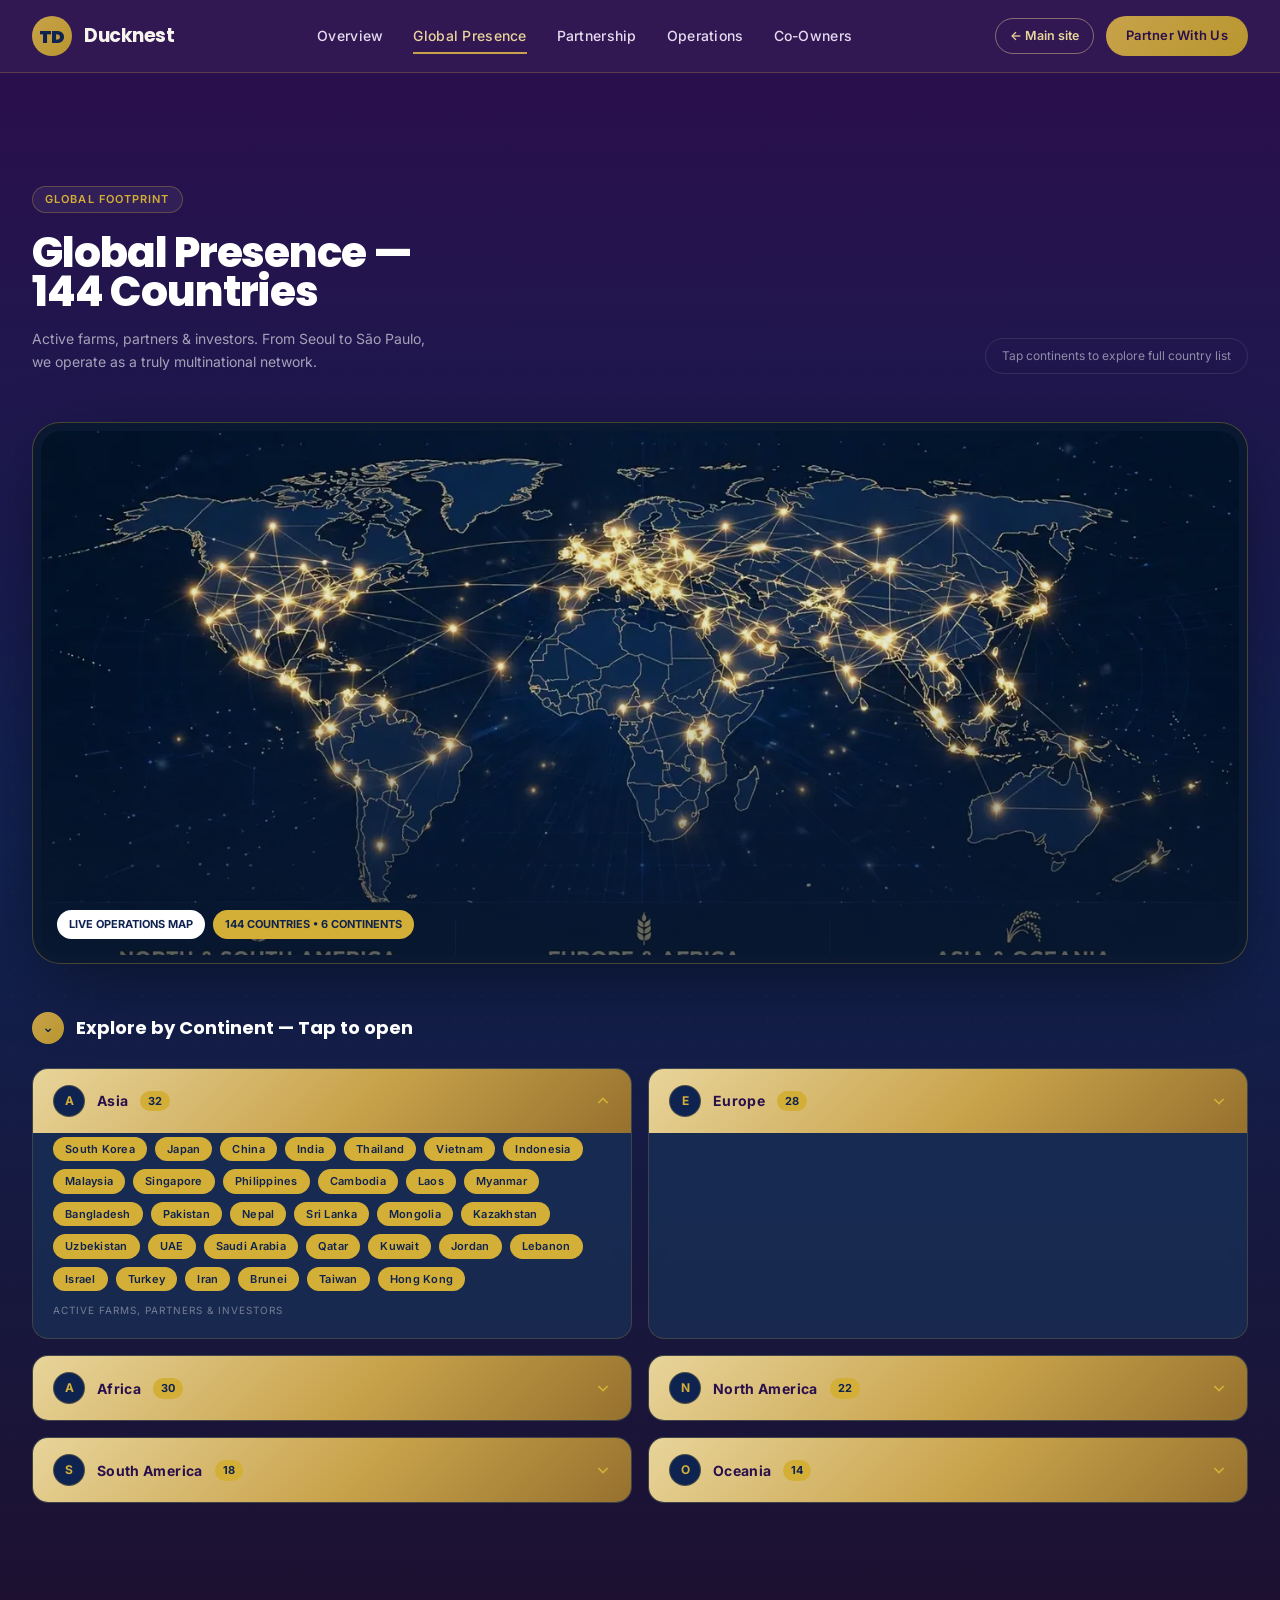
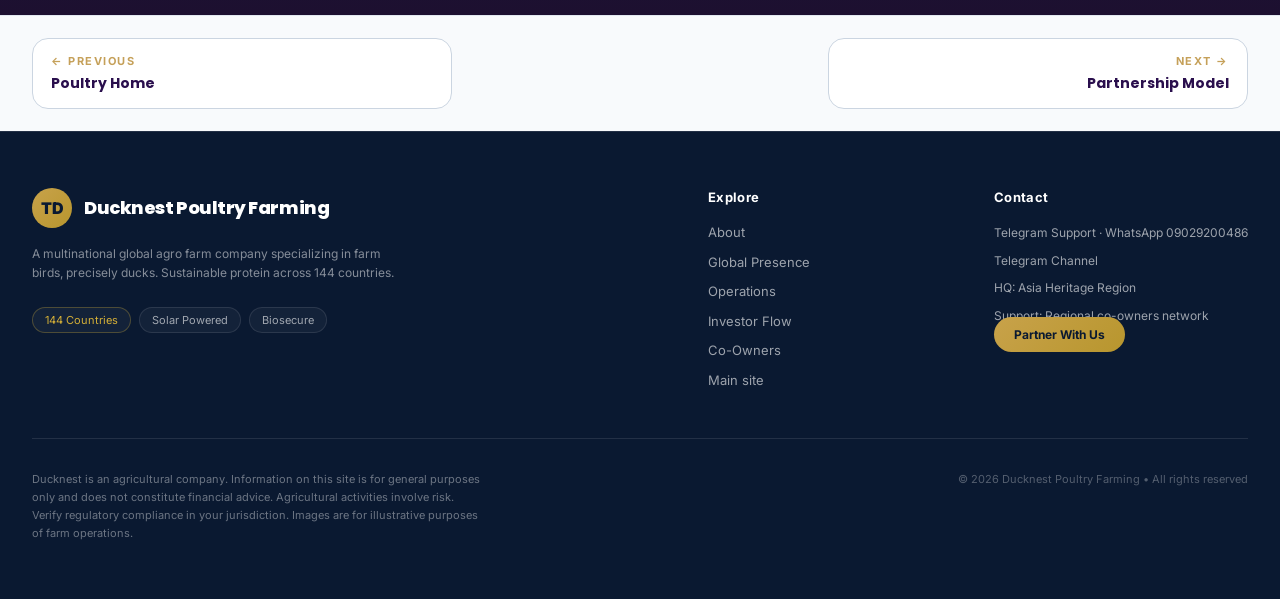
<file: poultry/global.html>
<!DOCTYPE html>
<html lang="en">
<head>
<meta charset="utf-8">
<meta name="viewport" content="width=device-width, initial-scale=1">
<title>Global Presence — 144 Countries | Ducknest Poultry Farming</title>
<meta name="description" content="Active Ducknest farms, partners and investors across Asia, Europe, Africa, the Americas and Oceania.">
<meta name="theme-color" content="#2A0F4D">
<link rel="icon" href="../images/ducknest-3d-logo.png">
<link rel="preconnect" href="https://fonts.googleapis.com">
<link rel="preconnect" href="https://fonts.gstatic.com" crossorigin>
<link rel="preload" as="style" href="https://fonts.googleapis.com/css2?family=Poppins:wght@600;700;800&family=Inter:wght@400;500;600&display=swap" onload="this.onload=null;this.rel='stylesheet'">
<noscript><link rel="stylesheet" href="https://fonts.googleapis.com/css2?family=Poppins:wght@600;700;800&family=Inter:wght@400;500;600&display=swap"></noscript>
<link rel="stylesheet" href="assets/css/poultry.css">

<style id="ducknest-royal-luxury-theme">
:root{--ducknest-purple:#2A0F4D;--ducknest-purple-2:#432064;--ducknest-gold:#C8A24A;--ducknest-ivory:#F7F4EE;--ducknest-lavender:#EDE3F5;--ducknest-silver:#BFC0C8;--ducknest-ink:#281A35;--ducknest-muted:#756B80}
html,body{background-color:var(--ducknest-ivory);color:var(--ducknest-ink)}
header,.topbar,.site-header{border-color:rgba(200,162,74,.28)!important}
button.primary,button[type=submit],.btn-primary,.primary-btn,.cta,.action-card{background-color:var(--ducknest-gold);border-color:var(--ducknest-gold);color:#281A35}
button.primary:hover,button[type=submit]:hover,.btn-primary:hover,.primary-btn:hover,.cta:hover{background-color:#B58C37;border-color:#B58C37}
.card,.section-card,.panel,.dashboard-card,.stat-card,.modal,.login-card{border-color:rgba(200,162,74,.22)}
input:focus,select:focus,textarea:focus{border-color:var(--ducknest-gold)!important;box-shadow:0 0 0 3px rgba(200,162,74,.16)!important}
::selection{background:var(--ducknest-purple);color:var(--ducknest-ivory)}
</style>
</head>
<body class="min-h-screen bg-white text-slate-900 antialiased">
<header class="sticky top-0 z-50 td-header"><div class="mx-auto max-w-[1280px] px-4 sm:px-6 lg:px-8 h-[72px] flex items-center justify-between">
<a href="index.html" class="flex items-center gap-3" aria-label="Ducknest Poultry Farming home"><span class="w-10 h-10 rounded-full gold-gradient flex items-center justify-center font-black text-[18px] text-[#2A0F4D] tracking-tight" style="font-family:Poppins">TD</span><span class="font-bold text-[19px] tracking-tight text-[#2A0F4D]" style="font-family:Poppins">Ducknest</span></a>
<nav class="td-nav" aria-label="Poultry pages"><a href="index.html" class="td-link">Overview</a><a href="global.html" class="td-link td-active">Global Presence</a><a href="partnership.html" class="td-link">Partnership</a><a href="operations.html" class="td-link">Operations</a><a href="co-owners.html" class="td-link">Co-Owners</a></nav>
<div class="flex items-center gap-3"><a href="../index.html" class="td-back">← Main site</a><a href="partnership.html" class="td-cta gold-gradient">Partner With Us</a>
<button type="button" class="td-burger" id="tdBurger" aria-label="Menu" aria-expanded="false" aria-controls="tdMobile"><span></span><span></span><span></span></button></div></div>
<div class="td-mobile" id="tdMobile" hidden><div class="td-mobile-in"><a href="index.html">Poultry Home</a><a href="global.html" class=td-active>Global Presence — 144 Countries</a><a href="partnership.html">Partnership Model</a><a href="operations.html">Our Operations — 10 Stages</a><a href="co-owners.html">Co-Owners & Governance</a><a href="../index.html" class="td-mobile-back">← Back to Ducknest main site</a></div></div></header>
<main>
<section class="relative bg-[#2A0F4D] text-white overflow-hidden" id="global"><div class="absolute inset-0 pattern-navy opacity-40"></div><div class="absolute inset-0 bg-gradient-to-b from-[#2A0F4D] via-[#2A0F4D]/90 to-[#1D1030]"></div><div class="relative mx-auto max-w-[1280px] px-6 lg:px-8 py-20 lg:py-28"><div class="flex flex-col lg:flex-row lg:items-end justify-between gap-6"><div><div class="inline-flex items-center gap-2 border border-[#C8A24A]/30 bg-white/[0.06] rounded-full px-3 py-1 text-[11px] tracking-widest font-semibold text-[#C8A24A] uppercase">Global Footprint</div><h1 class="mt-5 font-extrabold text-[34px] lg:text-[42px] leading-[0.95] tracking-tight">Global Presence —<br/>144 Countries</h1><p class="mt-4 text-white/60 max-w-[44ch] text-[14px] leading-relaxed">Active farms, partners &amp; investors. From Seoul to São Paulo, we operate as a truly multinational network.</p></div><div class="text-[12px] text-white/50 border border-white/10 rounded-full px-4 py-2 w-fit">Tap continents to explore full country list</div></div><div class="mt-12 rounded-[28px] overflow-hidden border border-[#C8A24A]/30 bg-[#1D1030] p-2 shadow-[0_20px_80px_-20px_rgba(0,0,0,0.6)]"><div class="rounded-[20px] overflow-hidden bg-[#281A35] aspect-[16/8] lg:aspect-[16/7] relative"><img alt="World map showing the Ducknest network across 144 countries" class="w-full h-full object-cover opacity-90" decoding="async" height="933" loading="lazy" src="assets/img/world-map-network.webp" width="1400"/><div class="absolute inset-0 bg-gradient-to-t from-[#1D1030]/60 via-transparent to-transparent"></div><div class="absolute bottom-4 left-4 right-4 flex flex-wrap gap-2"><span class="bg-white text-[#2A0F4D] text-[11px] font-bold px-3 py-1.5 rounded-full">LIVE OPERATIONS MAP</span><span class="bg-[#C8A24A] text-[#2A0F4D] text-[11px] font-bold px-3 py-1.5 rounded-full">144 COUNTRIES • 6 CONTINENTS</span></div></div></div><div class="mt-12"><h3 class="font-bold text-[18px] text-white flex items-center gap-3"><span class="w-8 h-8 rounded-full gold-gradient text-[#2A0F4D] flex items-center justify-center text-[14px]">⌄</span>Explore by Continent — Tap to open</h3><div class="mt-6 grid md:grid-cols-2 gap-4"><div class="rounded-2xl border border-[#C8A24A]/20 overflow-hidden bg-[#432064]/60 backdrop-blur"><button aria-expanded="true" class="accordion-header w-full flex items-center justify-between px-5 py-4 text-left hover:bg-white/[0.04] transition" type="button"><div class="flex items-center gap-3"><span class="w-8 h-8 rounded-full bg-[#2A0F4D] border border-[#C8A24A]/30 flex items-center justify-center text-[12px] font-bold text-[#C8A24A]">A</span><span class="font-bold text-[14px] tracking-wide">Asia</span><span class="text-[11px] bg-[#C8A24A] text-[#2A0F4D] font-bold px-2 py-0.5 rounded-full">32</span></div><svg class="w-4 h-4 text-[#C8A24A] transition-transform rotate-180" fill="none" stroke="currentColor" stroke-width="2.5" viewbox="0 0 24 24"><path d="M19 9l-7 7-7-7"></path></svg></button><div class="grid transition-all duration-300 ease-in-out" style="grid-template-rows: 1fr;"><div class="overflow-hidden"><div class="px-5 pb-5 pt-1"><div class="flex flex-wrap gap-2"><span class="inline-flex bg-[#C8A24A] text-[#2A0F4D] text-[11px] font-semibold px-3 py-1 rounded-full tracking-wide">South Korea</span><span class="inline-flex bg-[#C8A24A] text-[#2A0F4D] text-[11px] font-semibold px-3 py-1 rounded-full tracking-wide">Japan</span><span class="inline-flex bg-[#C8A24A] text-[#2A0F4D] text-[11px] font-semibold px-3 py-1 rounded-full tracking-wide">China</span><span class="inline-flex bg-[#C8A24A] text-[#2A0F4D] text-[11px] font-semibold px-3 py-1 rounded-full tracking-wide">India</span><span class="inline-flex bg-[#C8A24A] text-[#2A0F4D] text-[11px] font-semibold px-3 py-1 rounded-full tracking-wide">Thailand</span><span class="inline-flex bg-[#C8A24A] text-[#2A0F4D] text-[11px] font-semibold px-3 py-1 rounded-full tracking-wide">Vietnam</span><span class="inline-flex bg-[#C8A24A] text-[#2A0F4D] text-[11px] font-semibold px-3 py-1 rounded-full tracking-wide">Indonesia</span><span class="inline-flex bg-[#C8A24A] text-[#2A0F4D] text-[11px] font-semibold px-3 py-1 rounded-full tracking-wide">Malaysia</span><span class="inline-flex bg-[#C8A24A] text-[#2A0F4D] text-[11px] font-semibold px-3 py-1 rounded-full tracking-wide">Singapore</span><span class="inline-flex bg-[#C8A24A] text-[#2A0F4D] text-[11px] font-semibold px-3 py-1 rounded-full tracking-wide">Philippines</span><span class="inline-flex bg-[#C8A24A] text-[#2A0F4D] text-[11px] font-semibold px-3 py-1 rounded-full tracking-wide">Cambodia</span><span class="inline-flex bg-[#C8A24A] text-[#2A0F4D] text-[11px] font-semibold px-3 py-1 rounded-full tracking-wide">Laos</span><span class="inline-flex bg-[#C8A24A] text-[#2A0F4D] text-[11px] font-semibold px-3 py-1 rounded-full tracking-wide">Myanmar</span><span class="inline-flex bg-[#C8A24A] text-[#2A0F4D] text-[11px] font-semibold px-3 py-1 rounded-full tracking-wide">Bangladesh</span><span class="inline-flex bg-[#C8A24A] text-[#2A0F4D] text-[11px] font-semibold px-3 py-1 rounded-full tracking-wide">Pakistan</span><span class="inline-flex bg-[#C8A24A] text-[#2A0F4D] text-[11px] font-semibold px-3 py-1 rounded-full tracking-wide">Nepal</span><span class="inline-flex bg-[#C8A24A] text-[#2A0F4D] text-[11px] font-semibold px-3 py-1 rounded-full tracking-wide">Sri Lanka</span><span class="inline-flex bg-[#C8A24A] text-[#2A0F4D] text-[11px] font-semibold px-3 py-1 rounded-full tracking-wide">Mongolia</span><span class="inline-flex bg-[#C8A24A] text-[#2A0F4D] text-[11px] font-semibold px-3 py-1 rounded-full tracking-wide">Kazakhstan</span><span class="inline-flex bg-[#C8A24A] text-[#2A0F4D] text-[11px] font-semibold px-3 py-1 rounded-full tracking-wide">Uzbekistan</span><span class="inline-flex bg-[#C8A24A] text-[#2A0F4D] text-[11px] font-semibold px-3 py-1 rounded-full tracking-wide">UAE</span><span class="inline-flex bg-[#C8A24A] text-[#2A0F4D] text-[11px] font-semibold px-3 py-1 rounded-full tracking-wide">Saudi Arabia</span><span class="inline-flex bg-[#C8A24A] text-[#2A0F4D] text-[11px] font-semibold px-3 py-1 rounded-full tracking-wide">Qatar</span><span class="inline-flex bg-[#C8A24A] text-[#2A0F4D] text-[11px] font-semibold px-3 py-1 rounded-full tracking-wide">Kuwait</span><span class="inline-flex bg-[#C8A24A] text-[#2A0F4D] text-[11px] font-semibold px-3 py-1 rounded-full tracking-wide">Jordan</span><span class="inline-flex bg-[#C8A24A] text-[#2A0F4D] text-[11px] font-semibold px-3 py-1 rounded-full tracking-wide">Lebanon</span><span class="inline-flex bg-[#C8A24A] text-[#2A0F4D] text-[11px] font-semibold px-3 py-1 rounded-full tracking-wide">Israel</span><span class="inline-flex bg-[#C8A24A] text-[#2A0F4D] text-[11px] font-semibold px-3 py-1 rounded-full tracking-wide">Turkey</span><span class="inline-flex bg-[#C8A24A] text-[#2A0F4D] text-[11px] font-semibold px-3 py-1 rounded-full tracking-wide">Iran</span><span class="inline-flex bg-[#C8A24A] text-[#2A0F4D] text-[11px] font-semibold px-3 py-1 rounded-full tracking-wide">Brunei</span><span class="inline-flex bg-[#C8A24A] text-[#2A0F4D] text-[11px] font-semibold px-3 py-1 rounded-full tracking-wide">Taiwan</span><span class="inline-flex bg-[#C8A24A] text-[#2A0F4D] text-[11px] font-semibold px-3 py-1 rounded-full tracking-wide">Hong Kong</span></div><div class="mt-3 text-[10px] tracking-widest uppercase text-white/40">Active farms, partners &amp; investors</div></div></div></div></div><div class="rounded-2xl border border-[#C8A24A]/20 overflow-hidden bg-[#432064]/60 backdrop-blur"><button aria-expanded="false" class="accordion-header w-full flex items-center justify-between px-5 py-4 text-left hover:bg-white/[0.04] transition" type="button"><div class="flex items-center gap-3"><span class="w-8 h-8 rounded-full bg-[#2A0F4D] border border-[#C8A24A]/30 flex items-center justify-center text-[12px] font-bold text-[#C8A24A]">E</span><span class="font-bold text-[14px] tracking-wide">Europe</span><span class="text-[11px] bg-[#C8A24A] text-[#2A0F4D] font-bold px-2 py-0.5 rounded-full">28</span></div><svg class="w-4 h-4 text-[#C8A24A] transition-transform" fill="none" stroke="currentColor" stroke-width="2.5" viewbox="0 0 24 24"><path d="M19 9l-7 7-7-7"></path></svg></button><div class="grid transition-all duration-300 ease-in-out" style="grid-template-rows: 0fr;"><div class="overflow-hidden"><div class="px-5 pb-5 pt-1"><div class="flex flex-wrap gap-2"><span class="inline-flex bg-[#C8A24A] text-[#2A0F4D] text-[11px] font-semibold px-3 py-1 rounded-full tracking-wide">United Kingdom</span><span class="inline-flex bg-[#C8A24A] text-[#2A0F4D] text-[11px] font-semibold px-3 py-1 rounded-full tracking-wide">Germany</span><span class="inline-flex bg-[#C8A24A] text-[#2A0F4D] text-[11px] font-semibold px-3 py-1 rounded-full tracking-wide">France</span><span class="inline-flex bg-[#C8A24A] text-[#2A0F4D] text-[11px] font-semibold px-3 py-1 rounded-full tracking-wide">Netherlands</span><span class="inline-flex bg-[#C8A24A] text-[#2A0F4D] text-[11px] font-semibold px-3 py-1 rounded-full tracking-wide">Belgium</span><span class="inline-flex bg-[#C8A24A] text-[#2A0F4D] text-[11px] font-semibold px-3 py-1 rounded-full tracking-wide">Spain</span><span class="inline-flex bg-[#C8A24A] text-[#2A0F4D] text-[11px] font-semibold px-3 py-1 rounded-full tracking-wide">Portugal</span><span class="inline-flex bg-[#C8A24A] text-[#2A0F4D] text-[11px] font-semibold px-3 py-1 rounded-full tracking-wide">Italy</span><span class="inline-flex bg-[#C8A24A] text-[#2A0F4D] text-[11px] font-semibold px-3 py-1 rounded-full tracking-wide">Switzerland</span><span class="inline-flex bg-[#C8A24A] text-[#2A0F4D] text-[11px] font-semibold px-3 py-1 rounded-full tracking-wide">Austria</span><span class="inline-flex bg-[#C8A24A] text-[#2A0F4D] text-[11px] font-semibold px-3 py-1 rounded-full tracking-wide">Sweden</span><span class="inline-flex bg-[#C8A24A] text-[#2A0F4D] text-[11px] font-semibold px-3 py-1 rounded-full tracking-wide">Norway</span><span class="inline-flex bg-[#C8A24A] text-[#2A0F4D] text-[11px] font-semibold px-3 py-1 rounded-full tracking-wide">Denmark</span><span class="inline-flex bg-[#C8A24A] text-[#2A0F4D] text-[11px] font-semibold px-3 py-1 rounded-full tracking-wide">Finland</span><span class="inline-flex bg-[#C8A24A] text-[#2A0F4D] text-[11px] font-semibold px-3 py-1 rounded-full tracking-wide">Poland</span><span class="inline-flex bg-[#C8A24A] text-[#2A0F4D] text-[11px] font-semibold px-3 py-1 rounded-full tracking-wide">Czech Republic</span><span class="inline-flex bg-[#C8A24A] text-[#2A0F4D] text-[11px] font-semibold px-3 py-1 rounded-full tracking-wide">Hungary</span><span class="inline-flex bg-[#C8A24A] text-[#2A0F4D] text-[11px] font-semibold px-3 py-1 rounded-full tracking-wide">Romania</span><span class="inline-flex bg-[#C8A24A] text-[#2A0F4D] text-[11px] font-semibold px-3 py-1 rounded-full tracking-wide">Greece</span><span class="inline-flex bg-[#C8A24A] text-[#2A0F4D] text-[11px] font-semibold px-3 py-1 rounded-full tracking-wide">Ireland</span><span class="inline-flex bg-[#C8A24A] text-[#2A0F4D] text-[11px] font-semibold px-3 py-1 rounded-full tracking-wide">Luxembourg</span><span class="inline-flex bg-[#C8A24A] text-[#2A0F4D] text-[11px] font-semibold px-3 py-1 rounded-full tracking-wide">Malta</span><span class="inline-flex bg-[#C8A24A] text-[#2A0F4D] text-[11px] font-semibold px-3 py-1 rounded-full tracking-wide">Cyprus</span><span class="inline-flex bg-[#C8A24A] text-[#2A0F4D] text-[11px] font-semibold px-3 py-1 rounded-full tracking-wide">Croatia</span><span class="inline-flex bg-[#C8A24A] text-[#2A0F4D] text-[11px] font-semibold px-3 py-1 rounded-full tracking-wide">Serbia</span><span class="inline-flex bg-[#C8A24A] text-[#2A0F4D] text-[11px] font-semibold px-3 py-1 rounded-full tracking-wide">Slovakia</span><span class="inline-flex bg-[#C8A24A] text-[#2A0F4D] text-[11px] font-semibold px-3 py-1 rounded-full tracking-wide">Slovenia</span><span class="inline-flex bg-[#C8A24A] text-[#2A0F4D] text-[11px] font-semibold px-3 py-1 rounded-full tracking-wide">Iceland</span></div><div class="mt-3 text-[10px] tracking-widest uppercase text-white/40">Active farms, partners &amp; investors</div></div></div></div></div><div class="rounded-2xl border border-[#C8A24A]/20 overflow-hidden bg-[#432064]/60 backdrop-blur"><button aria-expanded="false" class="accordion-header w-full flex items-center justify-between px-5 py-4 text-left hover:bg-white/[0.04] transition" type="button"><div class="flex items-center gap-3"><span class="w-8 h-8 rounded-full bg-[#2A0F4D] border border-[#C8A24A]/30 flex items-center justify-center text-[12px] font-bold text-[#C8A24A]">A</span><span class="font-bold text-[14px] tracking-wide">Africa</span><span class="text-[11px] bg-[#C8A24A] text-[#2A0F4D] font-bold px-2 py-0.5 rounded-full">30</span></div><svg class="w-4 h-4 text-[#C8A24A] transition-transform" fill="none" stroke="currentColor" stroke-width="2.5" viewbox="0 0 24 24"><path d="M19 9l-7 7-7-7"></path></svg></button><div class="grid transition-all duration-300 ease-in-out" style="grid-template-rows: 0fr;"><div class="overflow-hidden"><div class="px-5 pb-5 pt-1"><div class="flex flex-wrap gap-2"><span class="inline-flex bg-[#C8A24A] text-[#2A0F4D] text-[11px] font-semibold px-3 py-1 rounded-full tracking-wide">Nigeria</span><span class="inline-flex bg-[#C8A24A] text-[#2A0F4D] text-[11px] font-semibold px-3 py-1 rounded-full tracking-wide">Ghana</span><span class="inline-flex bg-[#C8A24A] text-[#2A0F4D] text-[11px] font-semibold px-3 py-1 rounded-full tracking-wide">South Africa</span><span class="inline-flex bg-[#C8A24A] text-[#2A0F4D] text-[11px] font-semibold px-3 py-1 rounded-full tracking-wide">Kenya</span><span class="inline-flex bg-[#C8A24A] text-[#2A0F4D] text-[11px] font-semibold px-3 py-1 rounded-full tracking-wide">Egypt</span><span class="inline-flex bg-[#C8A24A] text-[#2A0F4D] text-[11px] font-semibold px-3 py-1 rounded-full tracking-wide">Morocco</span><span class="inline-flex bg-[#C8A24A] text-[#2A0F4D] text-[11px] font-semibold px-3 py-1 rounded-full tracking-wide">Ethiopia</span><span class="inline-flex bg-[#C8A24A] text-[#2A0F4D] text-[11px] font-semibold px-3 py-1 rounded-full tracking-wide">Tanzania</span><span class="inline-flex bg-[#C8A24A] text-[#2A0F4D] text-[11px] font-semibold px-3 py-1 rounded-full tracking-wide">Uganda</span><span class="inline-flex bg-[#C8A24A] text-[#2A0F4D] text-[11px] font-semibold px-3 py-1 rounded-full tracking-wide">Rwanda</span><span class="inline-flex bg-[#C8A24A] text-[#2A0F4D] text-[11px] font-semibold px-3 py-1 rounded-full tracking-wide">Zambia</span><span class="inline-flex bg-[#C8A24A] text-[#2A0F4D] text-[11px] font-semibold px-3 py-1 rounded-full tracking-wide">Zimbabwe</span><span class="inline-flex bg-[#C8A24A] text-[#2A0F4D] text-[11px] font-semibold px-3 py-1 rounded-full tracking-wide">Botswana</span><span class="inline-flex bg-[#C8A24A] text-[#2A0F4D] text-[11px] font-semibold px-3 py-1 rounded-full tracking-wide">Namibia</span><span class="inline-flex bg-[#C8A24A] text-[#2A0F4D] text-[11px] font-semibold px-3 py-1 rounded-full tracking-wide">Senegal</span><span class="inline-flex bg-[#C8A24A] text-[#2A0F4D] text-[11px] font-semibold px-3 py-1 rounded-full tracking-wide">Cameroon</span><span class="inline-flex bg-[#C8A24A] text-[#2A0F4D] text-[11px] font-semibold px-3 py-1 rounded-full tracking-wide">Ivory Coast</span><span class="inline-flex bg-[#C8A24A] text-[#2A0F4D] text-[11px] font-semibold px-3 py-1 rounded-full tracking-wide">Tunisia</span><span class="inline-flex bg-[#C8A24A] text-[#2A0F4D] text-[11px] font-semibold px-3 py-1 rounded-full tracking-wide">Algeria</span><span class="inline-flex bg-[#C8A24A] text-[#2A0F4D] text-[11px] font-semibold px-3 py-1 rounded-full tracking-wide">Angola</span><span class="inline-flex bg-[#C8A24A] text-[#2A0F4D] text-[11px] font-semibold px-3 py-1 rounded-full tracking-wide">Mozambique</span><span class="inline-flex bg-[#C8A24A] text-[#2A0F4D] text-[11px] font-semibold px-3 py-1 rounded-full tracking-wide">Mauritius</span><span class="inline-flex bg-[#C8A24A] text-[#2A0F4D] text-[11px] font-semibold px-3 py-1 rounded-full tracking-wide">Seychelles</span><span class="inline-flex bg-[#C8A24A] text-[#2A0F4D] text-[11px] font-semibold px-3 py-1 rounded-full tracking-wide">Benin</span><span class="inline-flex bg-[#C8A24A] text-[#2A0F4D] text-[11px] font-semibold px-3 py-1 rounded-full tracking-wide">Togo</span><span class="inline-flex bg-[#C8A24A] text-[#2A0F4D] text-[11px] font-semibold px-3 py-1 rounded-full tracking-wide">Burkina Faso</span><span class="inline-flex bg-[#C8A24A] text-[#2A0F4D] text-[11px] font-semibold px-3 py-1 rounded-full tracking-wide">Mali</span><span class="inline-flex bg-[#C8A24A] text-[#2A0F4D] text-[11px] font-semibold px-3 py-1 rounded-full tracking-wide">Libya</span><span class="inline-flex bg-[#C8A24A] text-[#2A0F4D] text-[11px] font-semibold px-3 py-1 rounded-full tracking-wide">Sudan</span><span class="inline-flex bg-[#C8A24A] text-[#2A0F4D] text-[11px] font-semibold px-3 py-1 rounded-full tracking-wide">Liberia</span></div><div class="mt-3 text-[10px] tracking-widest uppercase text-white/40">Active farms, partners &amp; investors</div></div></div></div></div><div class="rounded-2xl border border-[#C8A24A]/20 overflow-hidden bg-[#432064]/60 backdrop-blur"><button aria-expanded="false" class="accordion-header w-full flex items-center justify-between px-5 py-4 text-left hover:bg-white/[0.04] transition" type="button"><div class="flex items-center gap-3"><span class="w-8 h-8 rounded-full bg-[#2A0F4D] border border-[#C8A24A]/30 flex items-center justify-center text-[12px] font-bold text-[#C8A24A]">N</span><span class="font-bold text-[14px] tracking-wide">North America</span><span class="text-[11px] bg-[#C8A24A] text-[#2A0F4D] font-bold px-2 py-0.5 rounded-full">22</span></div><svg class="w-4 h-4 text-[#C8A24A] transition-transform" fill="none" stroke="currentColor" stroke-width="2.5" viewbox="0 0 24 24"><path d="M19 9l-7 7-7-7"></path></svg></button><div class="grid transition-all duration-300 ease-in-out" style="grid-template-rows: 0fr;"><div class="overflow-hidden"><div class="px-5 pb-5 pt-1"><div class="flex flex-wrap gap-2"><span class="inline-flex bg-[#C8A24A] text-[#2A0F4D] text-[11px] font-semibold px-3 py-1 rounded-full tracking-wide">United States</span><span class="inline-flex bg-[#C8A24A] text-[#2A0F4D] text-[11px] font-semibold px-3 py-1 rounded-full tracking-wide">Canada</span><span class="inline-flex bg-[#C8A24A] text-[#2A0F4D] text-[11px] font-semibold px-3 py-1 rounded-full tracking-wide">Mexico</span><span class="inline-flex bg-[#C8A24A] text-[#2A0F4D] text-[11px] font-semibold px-3 py-1 rounded-full tracking-wide">Panama</span><span class="inline-flex bg-[#C8A24A] text-[#2A0F4D] text-[11px] font-semibold px-3 py-1 rounded-full tracking-wide">Costa Rica</span><span class="inline-flex bg-[#C8A24A] text-[#2A0F4D] text-[11px] font-semibold px-3 py-1 rounded-full tracking-wide">Guatemala</span><span class="inline-flex bg-[#C8A24A] text-[#2A0F4D] text-[11px] font-semibold px-3 py-1 rounded-full tracking-wide">Honduras</span><span class="inline-flex bg-[#C8A24A] text-[#2A0F4D] text-[11px] font-semibold px-3 py-1 rounded-full tracking-wide">El Salvador</span><span class="inline-flex bg-[#C8A24A] text-[#2A0F4D] text-[11px] font-semibold px-3 py-1 rounded-full tracking-wide">Dominican Republic</span><span class="inline-flex bg-[#C8A24A] text-[#2A0F4D] text-[11px] font-semibold px-3 py-1 rounded-full tracking-wide">Jamaica</span><span class="inline-flex bg-[#C8A24A] text-[#2A0F4D] text-[11px] font-semibold px-3 py-1 rounded-full tracking-wide">Trinidad and Tobago</span><span class="inline-flex bg-[#C8A24A] text-[#2A0F4D] text-[11px] font-semibold px-3 py-1 rounded-full tracking-wide">Bahamas</span><span class="inline-flex bg-[#C8A24A] text-[#2A0F4D] text-[11px] font-semibold px-3 py-1 rounded-full tracking-wide">Barbados</span><span class="inline-flex bg-[#C8A24A] text-[#2A0F4D] text-[11px] font-semibold px-3 py-1 rounded-full tracking-wide">Belize</span><span class="inline-flex bg-[#C8A24A] text-[#2A0F4D] text-[11px] font-semibold px-3 py-1 rounded-full tracking-wide">Nicaragua</span><span class="inline-flex bg-[#C8A24A] text-[#2A0F4D] text-[11px] font-semibold px-3 py-1 rounded-full tracking-wide">Haiti</span><span class="inline-flex bg-[#C8A24A] text-[#2A0F4D] text-[11px] font-semibold px-3 py-1 rounded-full tracking-wide">Cuba</span><span class="inline-flex bg-[#C8A24A] text-[#2A0F4D] text-[11px] font-semibold px-3 py-1 rounded-full tracking-wide">Puerto Rico</span><span class="inline-flex bg-[#C8A24A] text-[#2A0F4D] text-[11px] font-semibold px-3 py-1 rounded-full tracking-wide">Bermuda</span><span class="inline-flex bg-[#C8A24A] text-[#2A0F4D] text-[11px] font-semibold px-3 py-1 rounded-full tracking-wide">Greenland</span><span class="inline-flex bg-[#C8A24A] text-[#2A0F4D] text-[11px] font-semibold px-3 py-1 rounded-full tracking-wide">Antigua</span><span class="inline-flex bg-[#C8A24A] text-[#2A0F4D] text-[11px] font-semibold px-3 py-1 rounded-full tracking-wide">Saint Lucia</span></div><div class="mt-3 text-[10px] tracking-widest uppercase text-white/40">Active farms, partners &amp; investors</div></div></div></div></div><div class="rounded-2xl border border-[#C8A24A]/20 overflow-hidden bg-[#432064]/60 backdrop-blur"><button aria-expanded="false" class="accordion-header w-full flex items-center justify-between px-5 py-4 text-left hover:bg-white/[0.04] transition" type="button"><div class="flex items-center gap-3"><span class="w-8 h-8 rounded-full bg-[#2A0F4D] border border-[#C8A24A]/30 flex items-center justify-center text-[12px] font-bold text-[#C8A24A]">S</span><span class="font-bold text-[14px] tracking-wide">South America</span><span class="text-[11px] bg-[#C8A24A] text-[#2A0F4D] font-bold px-2 py-0.5 rounded-full">18</span></div><svg class="w-4 h-4 text-[#C8A24A] transition-transform" fill="none" stroke="currentColor" stroke-width="2.5" viewbox="0 0 24 24"><path d="M19 9l-7 7-7-7"></path></svg></button><div class="grid transition-all duration-300 ease-in-out" style="grid-template-rows: 0fr;"><div class="overflow-hidden"><div class="px-5 pb-5 pt-1"><div class="flex flex-wrap gap-2"><span class="inline-flex bg-[#C8A24A] text-[#2A0F4D] text-[11px] font-semibold px-3 py-1 rounded-full tracking-wide">Brazil</span><span class="inline-flex bg-[#C8A24A] text-[#2A0F4D] text-[11px] font-semibold px-3 py-1 rounded-full tracking-wide">Argentina</span><span class="inline-flex bg-[#C8A24A] text-[#2A0F4D] text-[11px] font-semibold px-3 py-1 rounded-full tracking-wide">Colombia</span><span class="inline-flex bg-[#C8A24A] text-[#2A0F4D] text-[11px] font-semibold px-3 py-1 rounded-full tracking-wide">Chile</span><span class="inline-flex bg-[#C8A24A] text-[#2A0F4D] text-[11px] font-semibold px-3 py-1 rounded-full tracking-wide">Peru</span><span class="inline-flex bg-[#C8A24A] text-[#2A0F4D] text-[11px] font-semibold px-3 py-1 rounded-full tracking-wide">Uruguay</span><span class="inline-flex bg-[#C8A24A] text-[#2A0F4D] text-[11px] font-semibold px-3 py-1 rounded-full tracking-wide">Paraguay</span><span class="inline-flex bg-[#C8A24A] text-[#2A0F4D] text-[11px] font-semibold px-3 py-1 rounded-full tracking-wide">Bolivia</span><span class="inline-flex bg-[#C8A24A] text-[#2A0F4D] text-[11px] font-semibold px-3 py-1 rounded-full tracking-wide">Ecuador</span><span class="inline-flex bg-[#C8A24A] text-[#2A0F4D] text-[11px] font-semibold px-3 py-1 rounded-full tracking-wide">Venezuela</span><span class="inline-flex bg-[#C8A24A] text-[#2A0F4D] text-[11px] font-semibold px-3 py-1 rounded-full tracking-wide">Guyana</span><span class="inline-flex bg-[#C8A24A] text-[#2A0F4D] text-[11px] font-semibold px-3 py-1 rounded-full tracking-wide">Suriname</span><span class="inline-flex bg-[#C8A24A] text-[#2A0F4D] text-[11px] font-semibold px-3 py-1 rounded-full tracking-wide">French Guiana</span><span class="inline-flex bg-[#C8A24A] text-[#2A0F4D] text-[11px] font-semibold px-3 py-1 rounded-full tracking-wide">Falkland Islands</span><span class="inline-flex bg-[#C8A24A] text-[#2A0F4D] text-[11px] font-semibold px-3 py-1 rounded-full tracking-wide">Aruba</span><span class="inline-flex bg-[#C8A24A] text-[#2A0F4D] text-[11px] font-semibold px-3 py-1 rounded-full tracking-wide">Curacao</span><span class="inline-flex bg-[#C8A24A] text-[#2A0F4D] text-[11px] font-semibold px-3 py-1 rounded-full tracking-wide">Martinique</span><span class="inline-flex bg-[#C8A24A] text-[#2A0F4D] text-[11px] font-semibold px-3 py-1 rounded-full tracking-wide">Guadeloupe</span></div><div class="mt-3 text-[10px] tracking-widest uppercase text-white/40">Active farms, partners &amp; investors</div></div></div></div></div><div class="rounded-2xl border border-[#C8A24A]/20 overflow-hidden bg-[#432064]/60 backdrop-blur"><button aria-expanded="false" class="accordion-header w-full flex items-center justify-between px-5 py-4 text-left hover:bg-white/[0.04] transition" type="button"><div class="flex items-center gap-3"><span class="w-8 h-8 rounded-full bg-[#2A0F4D] border border-[#C8A24A]/30 flex items-center justify-center text-[12px] font-bold text-[#C8A24A]">O</span><span class="font-bold text-[14px] tracking-wide">Oceania</span><span class="text-[11px] bg-[#C8A24A] text-[#2A0F4D] font-bold px-2 py-0.5 rounded-full">14</span></div><svg class="w-4 h-4 text-[#C8A24A] transition-transform" fill="none" stroke="currentColor" stroke-width="2.5" viewbox="0 0 24 24"><path d="M19 9l-7 7-7-7"></path></svg></button><div class="grid transition-all duration-300 ease-in-out" style="grid-template-rows: 0fr;"><div class="overflow-hidden"><div class="px-5 pb-5 pt-1"><div class="flex flex-wrap gap-2"><span class="inline-flex bg-[#C8A24A] text-[#2A0F4D] text-[11px] font-semibold px-3 py-1 rounded-full tracking-wide">Australia</span><span class="inline-flex bg-[#C8A24A] text-[#2A0F4D] text-[11px] font-semibold px-3 py-1 rounded-full tracking-wide">New Zealand</span><span class="inline-flex bg-[#C8A24A] text-[#2A0F4D] text-[11px] font-semibold px-3 py-1 rounded-full tracking-wide">Fiji</span><span class="inline-flex bg-[#C8A24A] text-[#2A0F4D] text-[11px] font-semibold px-3 py-1 rounded-full tracking-wide">Papua New Guinea</span><span class="inline-flex bg-[#C8A24A] text-[#2A0F4D] text-[11px] font-semibold px-3 py-1 rounded-full tracking-wide">Samoa</span><span class="inline-flex bg-[#C8A24A] text-[#2A0F4D] text-[11px] font-semibold px-3 py-1 rounded-full tracking-wide">Tonga</span><span class="inline-flex bg-[#C8A24A] text-[#2A0F4D] text-[11px] font-semibold px-3 py-1 rounded-full tracking-wide">Vanuatu</span><span class="inline-flex bg-[#C8A24A] text-[#2A0F4D] text-[11px] font-semibold px-3 py-1 rounded-full tracking-wide">Solomon Islands</span><span class="inline-flex bg-[#C8A24A] text-[#2A0F4D] text-[11px] font-semibold px-3 py-1 rounded-full tracking-wide">Palau</span><span class="inline-flex bg-[#C8A24A] text-[#2A0F4D] text-[11px] font-semibold px-3 py-1 rounded-full tracking-wide">Marshall Islands</span><span class="inline-flex bg-[#C8A24A] text-[#2A0F4D] text-[11px] font-semibold px-3 py-1 rounded-full tracking-wide">Kiribati</span><span class="inline-flex bg-[#C8A24A] text-[#2A0F4D] text-[11px] font-semibold px-3 py-1 rounded-full tracking-wide">Tuvalu</span><span class="inline-flex bg-[#C8A24A] text-[#2A0F4D] text-[11px] font-semibold px-3 py-1 rounded-full tracking-wide">Nauru</span><span class="inline-flex bg-[#C8A24A] text-[#2A0F4D] text-[11px] font-semibold px-3 py-1 rounded-full tracking-wide">Micronesia</span></div><div class="mt-3 text-[10px] tracking-widest uppercase text-white/40">Active farms, partners &amp; investors</div></div></div></div></div></div></div></div></section>
</main>
<nav class="td-pager" aria-label="Page navigation"><div class="mx-auto max-w-[1280px] px-6 lg:px-8"><a class="td-pg td-prev" href="index.html"><small>← Previous</small><strong>Poultry Home</strong></a><a class="td-pg td-next" href="partnership.html"><small>Next →</small><strong>Partnership Model</strong></a></div></nav>
<footer class="bg-[#1D1030] text-white border-t border-white/10"><div class="mx-auto max-w-[1280px] px-6 lg:px-8 py-14"><div class="flex flex-col lg:flex-row justify-between gap-10"><div class="max-w-[380px]"><div class="flex items-center gap-3"><div class="w-10 h-10 rounded-full gold-gradient flex items-center justify-center font-black text-[#1D1030]">TD</div><span class="font-extrabold text-[18px] tracking-tight" style="font-family: Poppins;">Ducknest Poultry Farming</span></div><p class="mt-4 text-white/50 text-[12px] leading-relaxed">A multinational global agro farm company specializing in farm birds, precisely ducks. Sustainable protein across 144 countries.</p><div class="mt-6 flex flex-wrap gap-2"><span class="border border-[#C8A24A]/30 bg-white/[0.04] rounded-full px-3 py-1 text-[11px] text-[#C8A24A]">144 Countries</span><span class="border border-white/10 bg-white/[0.04] rounded-full px-3 py-1 text-[11px] text-white/60">Solar Powered</span><span class="border border-white/10 bg-white/[0.04] rounded-full px-3 py-1 text-[11px] text-white/60">Biosecure</span></div></div><div class="grid grid-cols-2 gap-8 text-[13px]"><div><div class="font-bold text-white tracking-wide">Explore</div><div class="mt-4 flex flex-col gap-2.5 text-white/60"><a class="text-left hover:text-white transition" href="index.html">About</a><a class="text-left hover:text-white transition" href="global.html">Global Presence</a><a class="text-left hover:text-white transition" href="operations.html">Operations</a><a class="text-left hover:text-white transition" href="partnership.html">Investor Flow</a><a class="text-left hover:text-white transition" href="co-owners.html">Co-Owners</a><a class="text-left hover:text-white transition" href="../index.html">Main site</a></div></div><div><div class="font-bold text-white tracking-wide">Contact</div><div class="mt-4 space-y-2 text-white/60 text-[12px] leading-relaxed"><div><a href="https://t.me/ducknestcustomerservice" target="_blank" rel="noopener" class="hover:text-white">Telegram Support</a> · <a href="https://wa.me/2349029200486" target="_blank" rel="noopener" class="hover:text-white">WhatsApp 09029200486</a></div><div><a href="https://t.me/ducknestfinance" target="_blank" rel="noopener" class="hover:text-white">Telegram Channel</a></div><div>HQ: Asia Heritage Region</div><div>Support: Regional co-owners network</div></div><a class="mt-5 gold-gradient text-[#1D1030] font-bold text-[12px] px-5 py-2.5 rounded-full hover:brightness-110 transition inline-block" href="partnership.html">Partner With Us</a></div></div></div><div class="mt-12 pt-8 border-t border-white/10 flex flex-col lg:flex-row gap-4 justify-between"><div class="text-[11px] leading-relaxed text-white/40 max-w-[64ch]">Ducknest is an agricultural company. Information on this site is for general purposes only and does not constitute financial advice. Agricultural activities involve risk. Verify regulatory compliance in your jurisdiction. Images are for illustrative purposes of farm operations.</div><div class="text-[11px] text-white/30 whitespace-nowrap">© 2026 Ducknest Poultry Farming • All rights reserved</div></div></div></footer>
<script src="assets/js/poultry.js" defer></script>
</body>
</html>
</file>
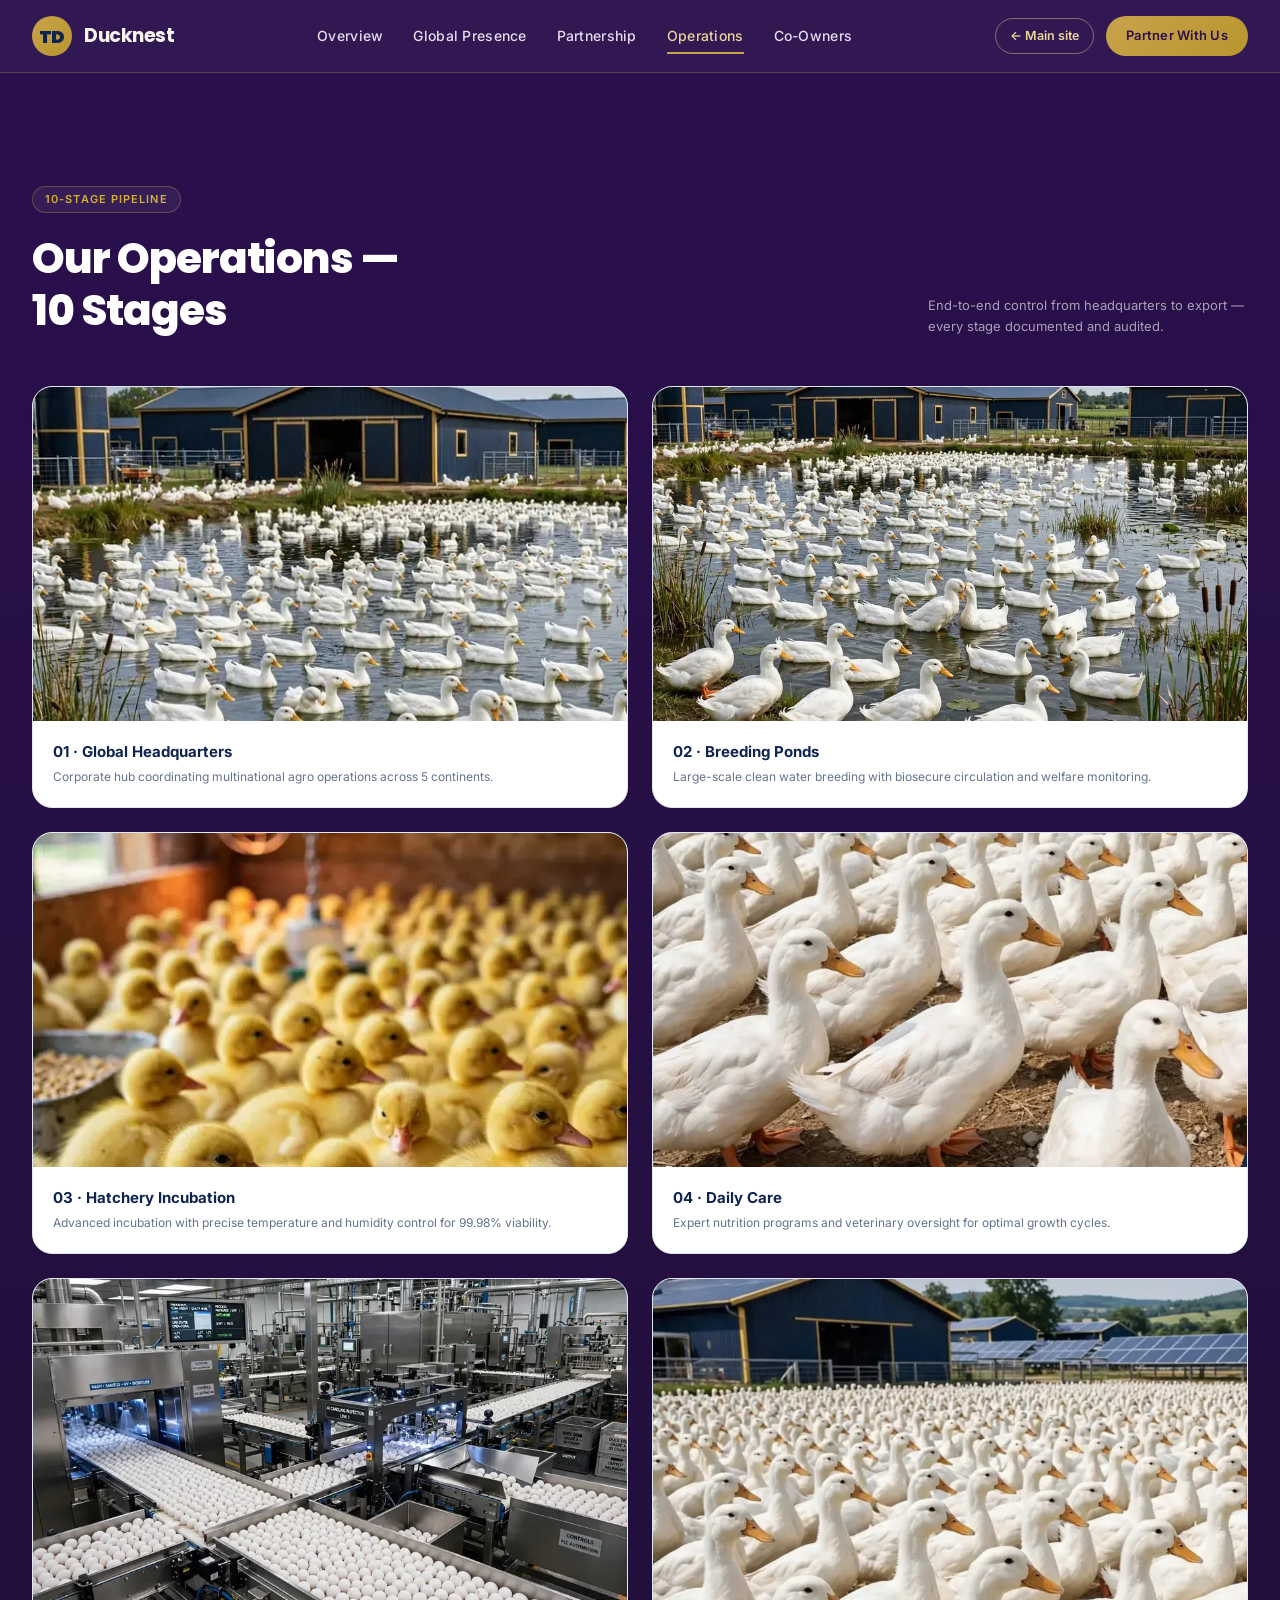
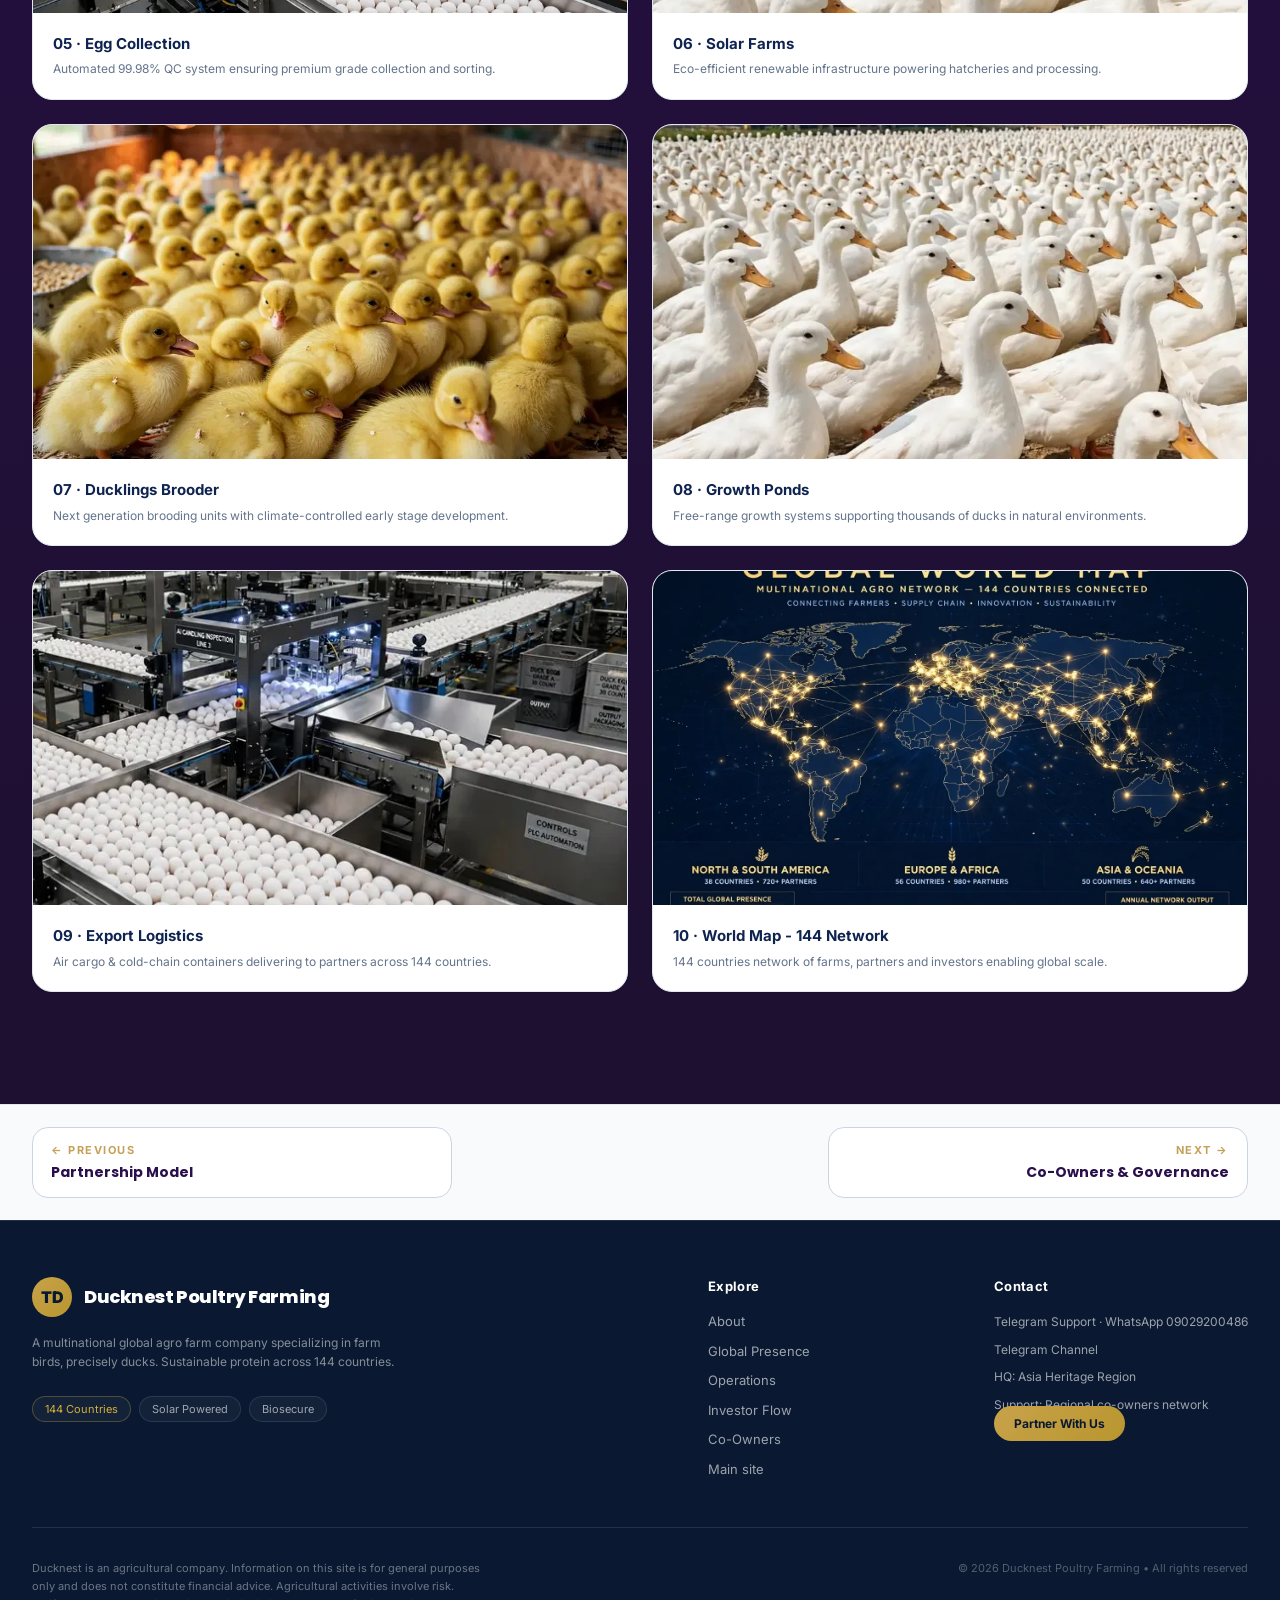
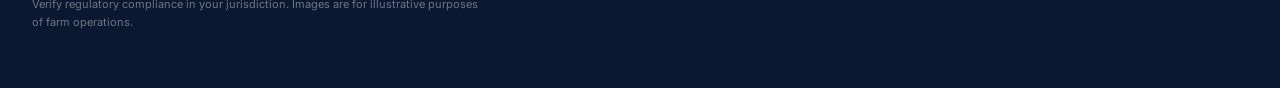
<file: poultry/operations.html>
<!DOCTYPE html>
<html lang="en">
<head>
<meta charset="utf-8">
<meta name="viewport" content="width=device-width, initial-scale=1">
<title>Our Operations — 10 Stages | Ducknest Poultry Farming</title>
<meta name="description" content="From global headquarters and hatcheries to solar farms and export logistics: Ducknest's 10-stage pipeline.">
<meta name="theme-color" content="#2A0F4D">
<link rel="icon" href="../images/ducknest-3d-logo.png">
<link rel="preconnect" href="https://fonts.googleapis.com">
<link rel="preconnect" href="https://fonts.gstatic.com" crossorigin>
<link rel="preload" as="style" href="https://fonts.googleapis.com/css2?family=Poppins:wght@600;700;800&family=Inter:wght@400;500;600&display=swap" onload="this.onload=null;this.rel='stylesheet'">
<noscript><link rel="stylesheet" href="https://fonts.googleapis.com/css2?family=Poppins:wght@600;700;800&family=Inter:wght@400;500;600&display=swap"></noscript>
<link rel="stylesheet" href="assets/css/poultry.css">

<style id="ducknest-royal-luxury-theme">
:root{--ducknest-purple:#2A0F4D;--ducknest-purple-2:#432064;--ducknest-gold:#C8A24A;--ducknest-ivory:#F7F4EE;--ducknest-lavender:#EDE3F5;--ducknest-silver:#BFC0C8;--ducknest-ink:#281A35;--ducknest-muted:#756B80}
html,body{background-color:var(--ducknest-ivory);color:var(--ducknest-ink)}
header,.topbar,.site-header{border-color:rgba(200,162,74,.28)!important}
button.primary,button[type=submit],.btn-primary,.primary-btn,.cta,.action-card{background-color:var(--ducknest-gold);border-color:var(--ducknest-gold);color:#281A35}
button.primary:hover,button[type=submit]:hover,.btn-primary:hover,.primary-btn:hover,.cta:hover{background-color:#B58C37;border-color:#B58C37}
.card,.section-card,.panel,.dashboard-card,.stat-card,.modal,.login-card{border-color:rgba(200,162,74,.22)}
input:focus,select:focus,textarea:focus{border-color:var(--ducknest-gold)!important;box-shadow:0 0 0 3px rgba(200,162,74,.16)!important}
::selection{background:var(--ducknest-purple);color:var(--ducknest-ivory)}
</style>
</head>
<body class="min-h-screen bg-white text-slate-900 antialiased">
<header class="sticky top-0 z-50 td-header"><div class="mx-auto max-w-[1280px] px-4 sm:px-6 lg:px-8 h-[72px] flex items-center justify-between">
<a href="index.html" class="flex items-center gap-3" aria-label="Ducknest Poultry Farming home"><span class="w-10 h-10 rounded-full gold-gradient flex items-center justify-center font-black text-[18px] text-[#2A0F4D] tracking-tight" style="font-family:Poppins">TD</span><span class="font-bold text-[19px] tracking-tight text-[#2A0F4D]" style="font-family:Poppins">Ducknest</span></a>
<nav class="td-nav" aria-label="Poultry pages"><a href="index.html" class="td-link">Overview</a><a href="global.html" class="td-link">Global Presence</a><a href="partnership.html" class="td-link">Partnership</a><a href="operations.html" class="td-link td-active">Operations</a><a href="co-owners.html" class="td-link">Co-Owners</a></nav>
<div class="flex items-center gap-3"><a href="../index.html" class="td-back">← Main site</a><a href="partnership.html" class="td-cta gold-gradient">Partner With Us</a>
<button type="button" class="td-burger" id="tdBurger" aria-label="Menu" aria-expanded="false" aria-controls="tdMobile"><span></span><span></span><span></span></button></div></div>
<div class="td-mobile" id="tdMobile" hidden><div class="td-mobile-in"><a href="index.html">Poultry Home</a><a href="global.html">Global Presence — 144 Countries</a><a href="partnership.html">Partnership Model</a><a href="operations.html" class=td-active>Our Operations — 10 Stages</a><a href="co-owners.html">Co-Owners & Governance</a><a href="../index.html" class="td-mobile-back">← Back to Ducknest main site</a></div></div></header>
<main>
<section class="relative bg-[#2A0F4D] text-white overflow-hidden" id="operations"><div class="absolute inset-0 pattern-navy opacity-30"></div><div class="absolute inset-0 bg-gradient-to-b from-[#2A0F4D] to-[#1D1030]"></div><div class="relative mx-auto max-w-[1280px] px-6 lg:px-8 py-20 lg:py-28"><div class="flex flex-col lg:flex-row lg:items-end justify-between gap-6"><div><div class="inline-flex border border-[#C8A24A]/30 bg-white/[0.06] rounded-full px-3 py-1 text-[11px] tracking-widest font-semibold text-[#C8A24A] uppercase">10-Stage Pipeline</div><h1 class="mt-5 font-extrabold text-[34px] lg:text-[42px] leading-tight tracking-tight">Our Operations —<br/>10 Stages</h1></div><p class="text-white/60 text-[13px] max-w-[40ch] leading-relaxed">End-to-end control from headquarters to export — every stage documented and audited.</p></div><div class="mt-12 grid md:grid-cols-2 gap-6"><div class="rounded-[20px] overflow-hidden bg-white border border-slate-200 shadow-sm hover:shadow-[0_16px_40px_-16px_rgba(0,0,0,0.35)] transition-shadow group"><div class="aspect-[16/9] overflow-hidden bg-slate-100"><img alt="Ducknest Global Headquarters building" class="w-full h-full object-cover group-hover:scale-[1.03] transition-transform duration-700" decoding="async" height="600" loading="lazy" src="assets/img/global-hq.webp" width="900"/></div><div class="p-5"><div class="font-bold text-[#2A0F4D] text-[15px]">01 · Global Headquarters</div><div class="mt-1 text-[12px] text-slate-500 leading-relaxed">Corporate hub coordinating multinational agro operations across 5 continents.</div></div></div><div class="rounded-[20px] overflow-hidden bg-white border border-slate-200 shadow-sm hover:shadow-[0_16px_40px_-16px_rgba(0,0,0,0.35)] transition-shadow group"><div class="aspect-[16/9] overflow-hidden bg-slate-100"><img alt="Ducks swimming in a clean breeding pond beside farm barns" class="w-full h-full object-cover group-hover:scale-[1.03] transition-transform duration-700" decoding="async" height="600" loading="lazy" src="assets/img/duck-ponds.webp" width="900"/></div><div class="p-5"><div class="font-bold text-[#2A0F4D] text-[15px]">02 · Breeding Ponds</div><div class="mt-1 text-[12px] text-slate-500 leading-relaxed">Large-scale clean water breeding with biosecure circulation and welfare monitoring.</div></div></div><div class="rounded-[20px] overflow-hidden bg-white border border-slate-200 shadow-sm hover:shadow-[0_16px_40px_-16px_rgba(0,0,0,0.35)] transition-shadow group"><div class="aspect-[16/9] overflow-hidden bg-slate-100"><img alt="Hatchery incubator with rows of duck eggs under temperature control" class="w-full h-full object-cover group-hover:scale-[1.03] transition-transform duration-700" decoding="async" height="600" loading="lazy" src="assets/img/hatchery-incubation.webp" width="900"/></div><div class="p-5"><div class="font-bold text-[#2A0F4D] text-[15px]">03 · Hatchery Incubation</div><div class="mt-1 text-[12px] text-slate-500 leading-relaxed">Advanced incubation with precise temperature and humidity control for 99.98% viability.</div></div></div><div class="rounded-[20px] overflow-hidden bg-white border border-slate-200 shadow-sm hover:shadow-[0_16px_40px_-16px_rgba(0,0,0,0.35)] transition-shadow group"><div class="aspect-[16/9] overflow-hidden bg-slate-100"><img alt="Farm workers feeding ducks along a clean feeding line" class="w-full h-full object-cover group-hover:scale-[1.03] transition-transform duration-700" decoding="async" height="600" loading="lazy" src="assets/img/daily-care.webp" width="900"/></div><div class="p-5"><div class="font-bold text-[#2A0F4D] text-[15px]">04 · Daily Care</div><div class="mt-1 text-[12px] text-slate-500 leading-relaxed">Expert nutrition programs and veterinary oversight for optimal growth cycles.</div></div></div><div class="rounded-[20px] overflow-hidden bg-white border border-slate-200 shadow-sm hover:shadow-[0_16px_40px_-16px_rgba(0,0,0,0.35)] transition-shadow group"><div class="aspect-[16/9] overflow-hidden bg-slate-100"><img alt="Automated egg sorting and quality-control line" class="w-full h-full object-cover group-hover:scale-[1.03] transition-transform duration-700" decoding="async" height="600" loading="lazy" src="assets/img/egg-sorting-line.webp" width="900"/></div><div class="p-5"><div class="font-bold text-[#2A0F4D] text-[15px]">05 · Egg Collection</div><div class="mt-1 text-[12px] text-slate-500 leading-relaxed">Automated 99.98% QC system ensuring premium grade collection and sorting.</div></div></div><div class="rounded-[20px] overflow-hidden bg-white border border-slate-200 shadow-sm hover:shadow-[0_16px_40px_-16px_rgba(0,0,0,0.35)] transition-shadow group"><div class="aspect-[16/9] overflow-hidden bg-slate-100"><img alt="Aerial view of a Ducknest farm with ponds and solar-roofed barns" class="w-full h-full object-cover group-hover:scale-[1.03] transition-transform duration-700" decoding="async" height="600" loading="lazy" src="assets/img/solar-farm-aerial.webp" width="900"/></div><div class="p-5"><div class="font-bold text-[#2A0F4D] text-[15px]">06 · Solar Farms</div><div class="mt-1 text-[12px] text-slate-500 leading-relaxed">Eco-efficient renewable infrastructure powering hatcheries and processing.</div></div></div><div class="rounded-[20px] overflow-hidden bg-white border border-slate-200 shadow-sm hover:shadow-[0_16px_40px_-16px_rgba(0,0,0,0.35)] transition-shadow group"><div class="aspect-[16/9] overflow-hidden bg-slate-100"><img alt="Yellow ducklings in a warm brooder" class="w-full h-full object-cover group-hover:scale-[1.03] transition-transform duration-700" decoding="async" height="600" loading="lazy" src="assets/img/ducklings-brooder.webp" width="900"/></div><div class="p-5"><div class="font-bold text-[#2A0F4D] text-[15px]">07 · Ducklings Brooder</div><div class="mt-1 text-[12px] text-slate-500 leading-relaxed">Next generation brooding units with climate-controlled early stage development.</div></div></div><div class="rounded-[20px] overflow-hidden bg-white border border-slate-200 shadow-sm hover:shadow-[0_16px_40px_-16px_rgba(0,0,0,0.35)] transition-shadow group"><div class="aspect-[16/9] overflow-hidden bg-slate-100"><img alt="Large flock of white ducks in a free-range growth area" class="w-full h-full object-cover group-hover:scale-[1.03] transition-transform duration-700" decoding="async" height="864" loading="lazy" src="assets/img/ducks-farm.webp" width="860"/></div><div class="p-5"><div class="font-bold text-[#2A0F4D] text-[15px]">08 · Growth Ponds</div><div class="mt-1 text-[12px] text-slate-500 leading-relaxed">Free-range growth systems supporting thousands of ducks in natural environments.</div></div></div><div class="rounded-[20px] overflow-hidden bg-white border border-slate-200 shadow-sm hover:shadow-[0_16px_40px_-16px_rgba(0,0,0,0.35)] transition-shadow group"><div class="aspect-[16/9] overflow-hidden bg-slate-100"><img alt="Export logistics hub with cargo plane and Ducknest feed pallets" class="w-full h-full object-cover group-hover:scale-[1.03] transition-transform duration-700" decoding="async" height="600" loading="lazy" src="assets/img/export-logistics.webp" width="900"/></div><div class="p-5"><div class="font-bold text-[#2A0F4D] text-[15px]">09 · Export Logistics</div><div class="mt-1 text-[12px] text-slate-500 leading-relaxed">Air cargo &amp; cold-chain containers delivering to partners across 144 countries.</div></div></div><div class="rounded-[20px] overflow-hidden bg-white border border-slate-200 shadow-sm hover:shadow-[0_16px_40px_-16px_rgba(0,0,0,0.35)] transition-shadow group"><div class="aspect-[16/9] overflow-hidden bg-slate-100"><img alt="World map showing the Ducknest network across 144 countries" class="w-full h-full object-cover group-hover:scale-[1.03] transition-transform duration-700" decoding="async" height="933" loading="lazy" src="assets/img/world-map-network.webp" width="1400"/></div><div class="p-5"><div class="font-bold text-[#2A0F4D] text-[15px]">10 · World Map - 144 Network</div><div class="mt-1 text-[12px] text-slate-500 leading-relaxed">144 countries network of farms, partners and investors enabling global scale.</div></div></div></div></div></section>
</main>
<nav class="td-pager" aria-label="Page navigation"><div class="mx-auto max-w-[1280px] px-6 lg:px-8"><a class="td-pg td-prev" href="partnership.html"><small>← Previous</small><strong>Partnership Model</strong></a><a class="td-pg td-next" href="co-owners.html"><small>Next →</small><strong>Co-Owners & Governance</strong></a></div></nav>
<footer class="bg-[#1D1030] text-white border-t border-white/10"><div class="mx-auto max-w-[1280px] px-6 lg:px-8 py-14"><div class="flex flex-col lg:flex-row justify-between gap-10"><div class="max-w-[380px]"><div class="flex items-center gap-3"><div class="w-10 h-10 rounded-full gold-gradient flex items-center justify-center font-black text-[#1D1030]">TD</div><span class="font-extrabold text-[18px] tracking-tight" style="font-family: Poppins;">Ducknest Poultry Farming</span></div><p class="mt-4 text-white/50 text-[12px] leading-relaxed">A multinational global agro farm company specializing in farm birds, precisely ducks. Sustainable protein across 144 countries.</p><div class="mt-6 flex flex-wrap gap-2"><span class="border border-[#C8A24A]/30 bg-white/[0.04] rounded-full px-3 py-1 text-[11px] text-[#C8A24A]">144 Countries</span><span class="border border-white/10 bg-white/[0.04] rounded-full px-3 py-1 text-[11px] text-white/60">Solar Powered</span><span class="border border-white/10 bg-white/[0.04] rounded-full px-3 py-1 text-[11px] text-white/60">Biosecure</span></div></div><div class="grid grid-cols-2 gap-8 text-[13px]"><div><div class="font-bold text-white tracking-wide">Explore</div><div class="mt-4 flex flex-col gap-2.5 text-white/60"><a class="text-left hover:text-white transition" href="index.html">About</a><a class="text-left hover:text-white transition" href="global.html">Global Presence</a><a class="text-left hover:text-white transition" href="operations.html">Operations</a><a class="text-left hover:text-white transition" href="partnership.html">Investor Flow</a><a class="text-left hover:text-white transition" href="co-owners.html">Co-Owners</a><a class="text-left hover:text-white transition" href="../index.html">Main site</a></div></div><div><div class="font-bold text-white tracking-wide">Contact</div><div class="mt-4 space-y-2 text-white/60 text-[12px] leading-relaxed"><div><a href="https://t.me/ducknestcustomerservice" target="_blank" rel="noopener" class="hover:text-white">Telegram Support</a> · <a href="https://wa.me/2349029200486" target="_blank" rel="noopener" class="hover:text-white">WhatsApp 09029200486</a></div><div><a href="https://t.me/ducknestfinance" target="_blank" rel="noopener" class="hover:text-white">Telegram Channel</a></div><div>HQ: Asia Heritage Region</div><div>Support: Regional co-owners network</div></div><a class="mt-5 gold-gradient text-[#1D1030] font-bold text-[12px] px-5 py-2.5 rounded-full hover:brightness-110 transition inline-block" href="partnership.html">Partner With Us</a></div></div></div><div class="mt-12 pt-8 border-t border-white/10 flex flex-col lg:flex-row gap-4 justify-between"><div class="text-[11px] leading-relaxed text-white/40 max-w-[64ch]">Ducknest is an agricultural company. Information on this site is for general purposes only and does not constitute financial advice. Agricultural activities involve risk. Verify regulatory compliance in your jurisdiction. Images are for illustrative purposes of farm operations.</div><div class="text-[11px] text-white/30 whitespace-nowrap">© 2026 Ducknest Poultry Farming • All rights reserved</div></div></div></footer>
<script src="assets/js/poultry.js" defer></script>
</body>
</html>
</file>
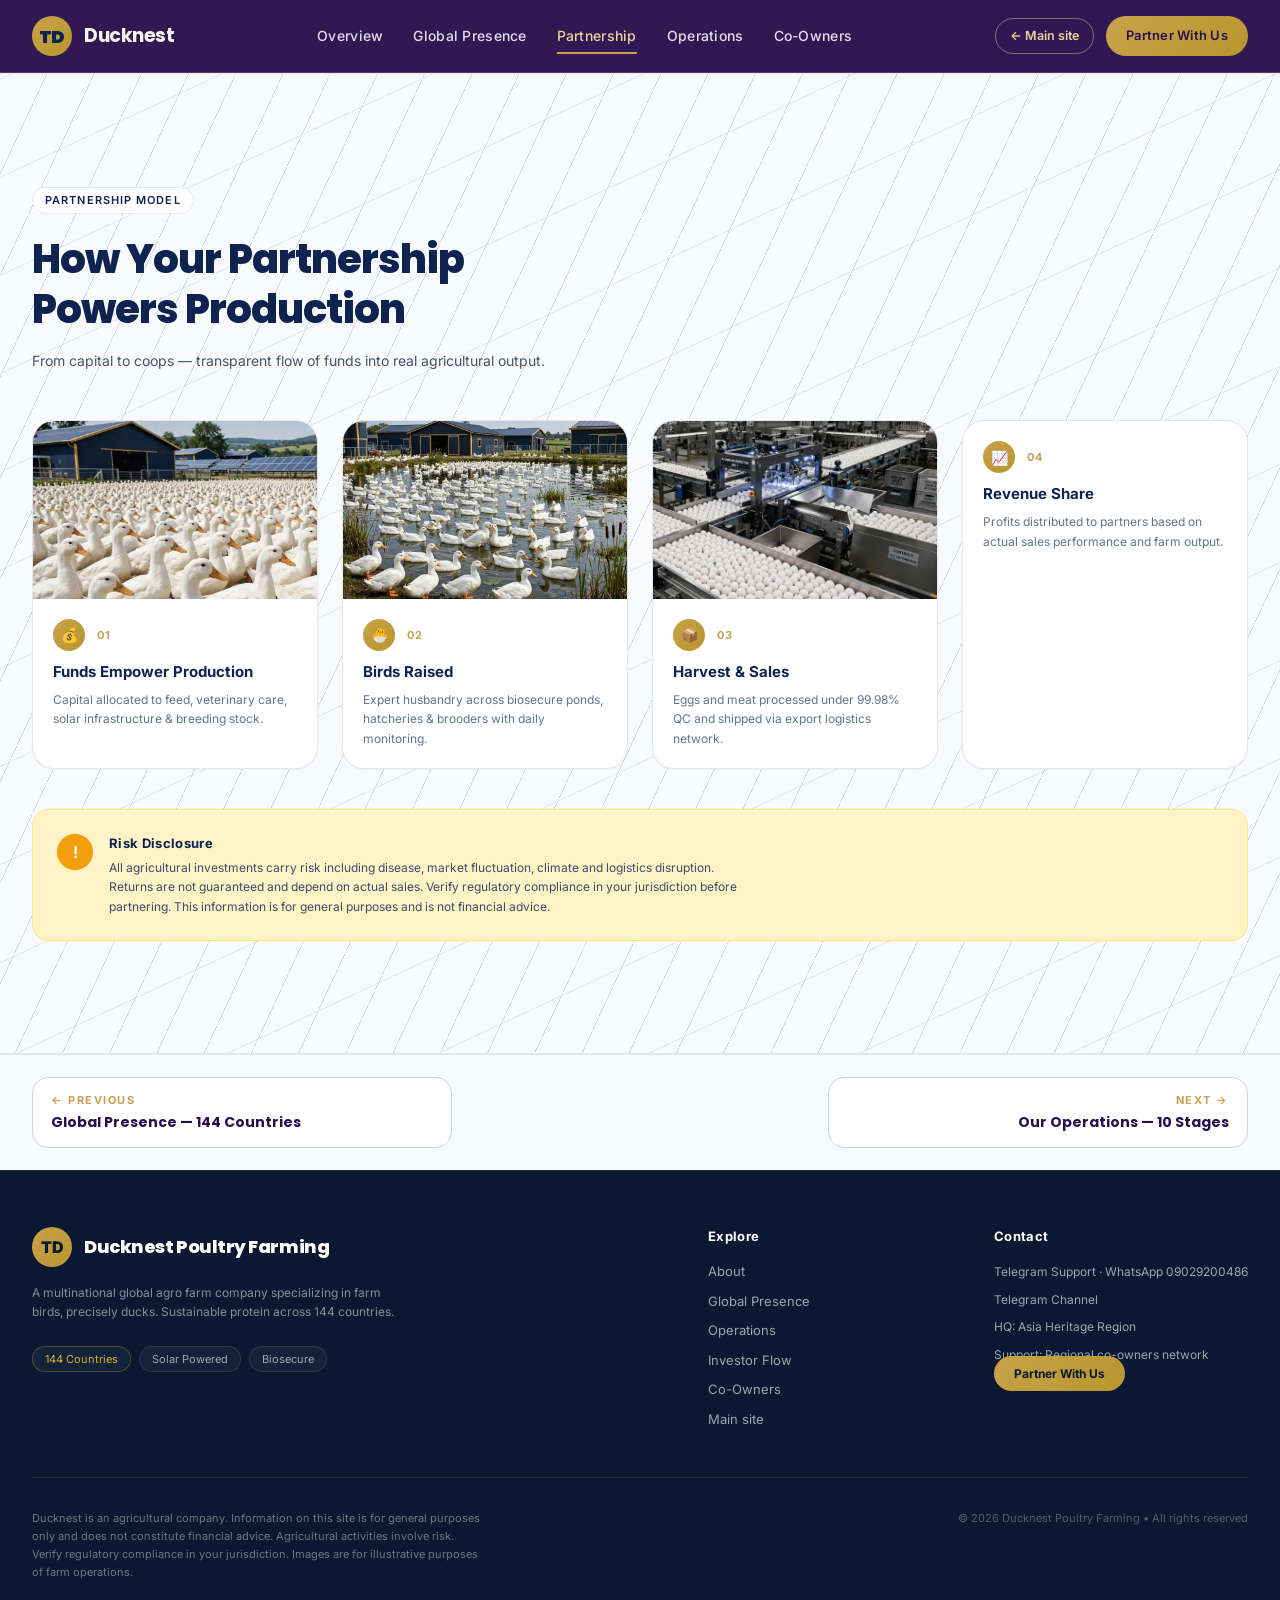
<file: poultry/partnership.html>
<!DOCTYPE html>
<html lang="en">
<head>
<meta charset="utf-8">
<meta name="viewport" content="width=device-width, initial-scale=1">
<title>Partnership Model | Ducknest Poultry Farming</title>
<meta name="description" content="How your partnership powers duck production: funds, birds raised, harvest and revenue share.">
<meta name="theme-color" content="#2A0F4D">
<link rel="icon" href="../images/ducknest-3d-logo.png">
<link rel="preconnect" href="https://fonts.googleapis.com">
<link rel="preconnect" href="https://fonts.gstatic.com" crossorigin>
<link rel="preload" as="style" href="https://fonts.googleapis.com/css2?family=Poppins:wght@600;700;800&family=Inter:wght@400;500;600&display=swap" onload="this.onload=null;this.rel='stylesheet'">
<noscript><link rel="stylesheet" href="https://fonts.googleapis.com/css2?family=Poppins:wght@600;700;800&family=Inter:wght@400;500;600&display=swap"></noscript>
<link rel="stylesheet" href="assets/css/poultry.css">

<style id="ducknest-royal-luxury-theme">
:root{--ducknest-purple:#2A0F4D;--ducknest-purple-2:#432064;--ducknest-gold:#C8A24A;--ducknest-ivory:#F7F4EE;--ducknest-lavender:#EDE3F5;--ducknest-silver:#BFC0C8;--ducknest-ink:#281A35;--ducknest-muted:#756B80}
html,body{background-color:var(--ducknest-ivory);color:var(--ducknest-ink)}
header,.topbar,.site-header{border-color:rgba(200,162,74,.28)!important}
button.primary,button[type=submit],.btn-primary,.primary-btn,.cta,.action-card{background-color:var(--ducknest-gold);border-color:var(--ducknest-gold);color:#281A35}
button.primary:hover,button[type=submit]:hover,.btn-primary:hover,.primary-btn:hover,.cta:hover{background-color:#B58C37;border-color:#B58C37}
.card,.section-card,.panel,.dashboard-card,.stat-card,.modal,.login-card{border-color:rgba(200,162,74,.22)}
input:focus,select:focus,textarea:focus{border-color:var(--ducknest-gold)!important;box-shadow:0 0 0 3px rgba(200,162,74,.16)!important}
::selection{background:var(--ducknest-purple);color:var(--ducknest-ivory)}
</style>
</head>
<body class="min-h-screen bg-white text-slate-900 antialiased">
<header class="sticky top-0 z-50 td-header"><div class="mx-auto max-w-[1280px] px-4 sm:px-6 lg:px-8 h-[72px] flex items-center justify-between">
<a href="index.html" class="flex items-center gap-3" aria-label="Ducknest Poultry Farming home"><span class="w-10 h-10 rounded-full gold-gradient flex items-center justify-center font-black text-[18px] text-[#2A0F4D] tracking-tight" style="font-family:Poppins">TD</span><span class="font-bold text-[19px] tracking-tight text-[#2A0F4D]" style="font-family:Poppins">Ducknest</span></a>
<nav class="td-nav" aria-label="Poultry pages"><a href="index.html" class="td-link">Overview</a><a href="global.html" class="td-link">Global Presence</a><a href="partnership.html" class="td-link td-active">Partnership</a><a href="operations.html" class="td-link">Operations</a><a href="co-owners.html" class="td-link">Co-Owners</a></nav>
<div class="flex items-center gap-3"><a href="../index.html" class="td-back">← Main site</a><a href="partnership.html" class="td-cta gold-gradient">Partner With Us</a>
<button type="button" class="td-burger" id="tdBurger" aria-label="Menu" aria-expanded="false" aria-controls="tdMobile"><span></span><span></span><span></span></button></div></div>
<div class="td-mobile" id="tdMobile" hidden><div class="td-mobile-in"><a href="index.html">Poultry Home</a><a href="global.html">Global Presence — 144 Countries</a><a href="partnership.html" class=td-active>Partnership Model</a><a href="operations.html">Our Operations — 10 Stages</a><a href="co-owners.html">Co-Owners & Governance</a><a href="../index.html" class="td-mobile-back">← Back to Ducknest main site</a></div></div></header>
<main>
<section class="relative pattern-light border-y border-slate-200" id="investors"><div class="mx-auto max-w-[1280px] px-6 lg:px-8 py-20 lg:py-28"><div class="max-w-[720px]"><div class="inline-flex bg-white border border-slate-200 rounded-full px-3 py-1 text-[11px] font-semibold tracking-widest uppercase text-[#2A0F4D]">Partnership Model</div><h1 class="mt-5 font-extrabold text-[#2A0F4D] text-[32px] lg:text-[40px] leading-tight tracking-tight">How Your Partnership<br/>Powers Production</h1><p class="mt-4 text-slate-600 text-[14px] leading-relaxed">From capital to coops — transparent flow of funds into real agricultural output.</p></div><div class="mt-12 grid md:grid-cols-2 lg:grid-cols-4 gap-6"><div class="group bg-white rounded-[22px] border border-slate-200 overflow-hidden shadow-sm hover:shadow-[0_16px_40px_-16px_rgba(15,35,80,0.2)] transition-shadow"><div class="aspect-[16/10] overflow-hidden bg-slate-100"><img alt="Aerial view of a Ducknest farm with ponds and solar-roofed barns" class="w-full h-full object-cover group-hover:scale-[1.02] transition-transform duration-700" decoding="async" height="600" loading="lazy" src="assets/img/solar-farm-aerial.webp" width="900"/></div><div class="p-5"><div class="flex items-center gap-3"><span class="w-8 h-8 rounded-full gold-gradient flex items-center justify-center text-[14px]">💰</span><span class="text-[11px] font-bold tracking-widest text-[#C5A059]">01</span></div><div class="mt-3 font-bold text-[#2A0F4D] text-[15px] leading-tight">Funds Empower Production</div><div class="mt-2 text-[12px] leading-relaxed text-slate-500">Capital allocated to feed, veterinary care, solar infrastructure &amp; breeding stock.</div></div></div><div class="group bg-white rounded-[22px] border border-slate-200 overflow-hidden shadow-sm hover:shadow-[0_16px_40px_-16px_rgba(15,35,80,0.2)] transition-shadow"><div class="aspect-[16/10] overflow-hidden bg-slate-100"><img alt="Ducks swimming in a clean breeding pond beside farm barns" class="w-full h-full object-cover group-hover:scale-[1.02] transition-transform duration-700" decoding="async" height="600" loading="lazy" src="assets/img/duck-ponds.webp" width="900"/></div><div class="p-5"><div class="flex items-center gap-3"><span class="w-8 h-8 rounded-full gold-gradient flex items-center justify-center text-[14px]">🐣</span><span class="text-[11px] font-bold tracking-widest text-[#C5A059]">02</span></div><div class="mt-3 font-bold text-[#2A0F4D] text-[15px] leading-tight">Birds Raised</div><div class="mt-2 text-[12px] leading-relaxed text-slate-500">Expert husbandry across biosecure ponds, hatcheries &amp; brooders with daily monitoring.</div></div></div><div class="group bg-white rounded-[22px] border border-slate-200 overflow-hidden shadow-sm hover:shadow-[0_16px_40px_-16px_rgba(15,35,80,0.2)] transition-shadow"><div class="aspect-[16/10] overflow-hidden bg-slate-100"><img alt="Export logistics hub with cargo plane and Ducknest feed pallets" class="w-full h-full object-cover group-hover:scale-[1.02] transition-transform duration-700" decoding="async" height="600" loading="lazy" src="assets/img/export-logistics.webp" width="900"/></div><div class="p-5"><div class="flex items-center gap-3"><span class="w-8 h-8 rounded-full gold-gradient flex items-center justify-center text-[14px]">📦</span><span class="text-[11px] font-bold tracking-widest text-[#C5A059]">03</span></div><div class="mt-3 font-bold text-[#2A0F4D] text-[15px] leading-tight">Harvest &amp; Sales</div><div class="mt-2 text-[12px] leading-relaxed text-slate-500">Eggs and meat processed under 99.98% QC and shipped via export logistics network.</div></div></div><div class="group bg-white rounded-[22px] border border-slate-200 overflow-hidden shadow-sm hover:shadow-[0_16px_40px_-16px_rgba(15,35,80,0.2)] transition-shadow"><div class="p-5"><div class="flex items-center gap-3"><span class="w-8 h-8 rounded-full gold-gradient flex items-center justify-center text-[14px]">📈</span><span class="text-[11px] font-bold tracking-widest text-[#C5A059]">04</span></div><div class="mt-3 font-bold text-[#2A0F4D] text-[15px] leading-tight">Revenue Share</div><div class="mt-2 text-[12px] leading-relaxed text-slate-500">Profits distributed to partners based on actual sales performance and farm output.</div></div></div></div><div class="mt-10 rounded-2xl border border-amber-200 bg-[#FEF3C7] p-5 lg:p-6 flex gap-4"><div class="shrink-0 w-9 h-9 rounded-full bg-amber-500 text-white flex items-center justify-center font-bold">!</div><div><div class="font-bold text-[#2A0F4D] text-[13px] tracking-wide">Risk Disclosure</div><p class="mt-1 text-[12px] leading-relaxed text-[#2A0F4D]/80 max-w-[80ch]">All agricultural investments carry risk including disease, market fluctuation, climate and logistics disruption. Returns are not guaranteed and depend on actual sales. Verify regulatory compliance in your jurisdiction before partnering. This information is for general purposes and is not financial advice.</p></div></div></div></section>
</main>
<nav class="td-pager" aria-label="Page navigation"><div class="mx-auto max-w-[1280px] px-6 lg:px-8"><a class="td-pg td-prev" href="global.html"><small>← Previous</small><strong>Global Presence — 144 Countries</strong></a><a class="td-pg td-next" href="operations.html"><small>Next →</small><strong>Our Operations — 10 Stages</strong></a></div></nav>
<footer class="bg-[#1D1030] text-white border-t border-white/10"><div class="mx-auto max-w-[1280px] px-6 lg:px-8 py-14"><div class="flex flex-col lg:flex-row justify-between gap-10"><div class="max-w-[380px]"><div class="flex items-center gap-3"><div class="w-10 h-10 rounded-full gold-gradient flex items-center justify-center font-black text-[#1D1030]">TD</div><span class="font-extrabold text-[18px] tracking-tight" style="font-family: Poppins;">Ducknest Poultry Farming</span></div><p class="mt-4 text-white/50 text-[12px] leading-relaxed">A multinational global agro farm company specializing in farm birds, precisely ducks. Sustainable protein across 144 countries.</p><div class="mt-6 flex flex-wrap gap-2"><span class="border border-[#C8A24A]/30 bg-white/[0.04] rounded-full px-3 py-1 text-[11px] text-[#C8A24A]">144 Countries</span><span class="border border-white/10 bg-white/[0.04] rounded-full px-3 py-1 text-[11px] text-white/60">Solar Powered</span><span class="border border-white/10 bg-white/[0.04] rounded-full px-3 py-1 text-[11px] text-white/60">Biosecure</span></div></div><div class="grid grid-cols-2 gap-8 text-[13px]"><div><div class="font-bold text-white tracking-wide">Explore</div><div class="mt-4 flex flex-col gap-2.5 text-white/60"><a class="text-left hover:text-white transition" href="index.html">About</a><a class="text-left hover:text-white transition" href="global.html">Global Presence</a><a class="text-left hover:text-white transition" href="operations.html">Operations</a><a class="text-left hover:text-white transition" href="partnership.html">Investor Flow</a><a class="text-left hover:text-white transition" href="co-owners.html">Co-Owners</a><a class="text-left hover:text-white transition" href="../index.html">Main site</a></div></div><div><div class="font-bold text-white tracking-wide">Contact</div><div class="mt-4 space-y-2 text-white/60 text-[12px] leading-relaxed"><div><a href="https://t.me/ducknestcustomerservice" target="_blank" rel="noopener" class="hover:text-white">Telegram Support</a> · <a href="https://wa.me/2349029200486" target="_blank" rel="noopener" class="hover:text-white">WhatsApp 09029200486</a></div><div><a href="https://t.me/ducknestfinance" target="_blank" rel="noopener" class="hover:text-white">Telegram Channel</a></div><div>HQ: Asia Heritage Region</div><div>Support: Regional co-owners network</div></div><a class="mt-5 gold-gradient text-[#1D1030] font-bold text-[12px] px-5 py-2.5 rounded-full hover:brightness-110 transition inline-block" href="partnership.html">Partner With Us</a></div></div></div><div class="mt-12 pt-8 border-t border-white/10 flex flex-col lg:flex-row gap-4 justify-between"><div class="text-[11px] leading-relaxed text-white/40 max-w-[64ch]">Ducknest is an agricultural company. Information on this site is for general purposes only and does not constitute financial advice. Agricultural activities involve risk. Verify regulatory compliance in your jurisdiction. Images are for illustrative purposes of farm operations.</div><div class="text-[11px] text-white/30 whitespace-nowrap">© 2026 Ducknest Poultry Farming • All rights reserved</div></div></div></footer>
<script src="assets/js/poultry.js" defer></script>
</body>
</html>
</file>
<file: poultry/assets/css/poultry.css>
*,:after,:before{--tw-border-spacing-x:0;--tw-border-spacing-y:0;--tw-translate-x:0;--tw-translate-y:0;--tw-rotate:0;--tw-skew-x:0;--tw-skew-y:0;--tw-scale-x:1;--tw-scale-y:1;--tw-pan-x: ;--tw-pan-y: ;--tw-pinch-zoom: ;--tw-scroll-snap-strictness:proximity;--tw-gradient-from-position: ;--tw-gradient-via-position: ;--tw-gradient-to-position: ;--tw-ordinal: ;--tw-slashed-zero: ;--tw-numeric-figure: ;--tw-numeric-spacing: ;--tw-numeric-fraction: ;--tw-ring-inset: ;--tw-ring-offset-width:0px;--tw-ring-offset-color:#fff;--tw-ring-color:rgba(59,130,246,.5);--tw-ring-offset-shadow:0 0 #0000;--tw-ring-shadow:0 0 #0000;--tw-shadow:0 0 #0000;--tw-shadow-colored:0 0 #0000;--tw-blur: ;--tw-brightness: ;--tw-contrast: ;--tw-grayscale: ;--tw-hue-rotate: ;--tw-invert: ;--tw-saturate: ;--tw-sepia: ;--tw-drop-shadow: ;--tw-backdrop-blur: ;--tw-backdrop-brightness: ;--tw-backdrop-contrast: ;--tw-backdrop-grayscale: ;--tw-backdrop-hue-rotate: ;--tw-backdrop-invert: ;--tw-backdrop-opacity: ;--tw-backdrop-saturate: ;--tw-backdrop-sepia: ;--tw-contain-size: ;--tw-contain-layout: ;--tw-contain-paint: ;--tw-contain-style: }::backdrop{--tw-border-spacing-x:0;--tw-border-spacing-y:0;--tw-translate-x:0;--tw-translate-y:0;--tw-rotate:0;--tw-skew-x:0;--tw-skew-y:0;--tw-scale-x:1;--tw-scale-y:1;--tw-pan-x: ;--tw-pan-y: ;--tw-pinch-zoom: ;--tw-scroll-snap-strictness:proximity;--tw-gradient-from-position: ;--tw-gradient-via-position: ;--tw-gradient-to-position: ;--tw-ordinal: ;--tw-slashed-zero: ;--tw-numeric-figure: ;--tw-numeric-spacing: ;--tw-numeric-fraction: ;--tw-ring-inset: ;--tw-ring-offset-width:0px;--tw-ring-offset-color:#fff;--tw-ring-color:rgba(59,130,246,.5);--tw-ring-offset-shadow:0 0 #0000;--tw-ring-shadow:0 0 #0000;--tw-shadow:0 0 #0000;--tw-shadow-colored:0 0 #0000;--tw-blur: ;--tw-brightness: ;--tw-contrast: ;--tw-grayscale: ;--tw-hue-rotate: ;--tw-invert: ;--tw-saturate: ;--tw-sepia: ;--tw-drop-shadow: ;--tw-backdrop-blur: ;--tw-backdrop-brightness: ;--tw-backdrop-contrast: ;--tw-backdrop-grayscale: ;--tw-backdrop-hue-rotate: ;--tw-backdrop-invert: ;--tw-backdrop-opacity: ;--tw-backdrop-saturate: ;--tw-backdrop-sepia: ;--tw-contain-size: ;--tw-contain-layout: ;--tw-contain-paint: ;--tw-contain-style: }/*! tailwindcss v3.4.18 | MIT License | https://tailwindcss.com*/*,:after,:before{box-sizing:border-box;border:0 solid #e5e7eb}:after,:before{--tw-content:""}:host,html{line-height:1.5;-webkit-text-size-adjust:100%;-moz-tab-size:4;-o-tab-size:4;tab-size:4;font-family:ui-sans-serif,system-ui,sans-serif,Apple Color Emoji,Segoe UI Emoji,Segoe UI Symbol,Noto Color Emoji;font-feature-settings:normal;font-variation-settings:normal;-webkit-tap-highlight-color:transparent}body{line-height:inherit}hr{height:0;color:inherit;border-top-width:1px}abbr:where([title]){-webkit-text-decoration:underline dotted;text-decoration:underline dotted}h1,h2,h3,h4,h5,h6{font-size:inherit;font-weight:inherit}a{color:inherit;text-decoration:inherit}b,strong{font-weight:bolder}code,kbd,pre,samp{font-family:ui-monospace,SFMono-Regular,Menlo,Monaco,Consolas,Liberation Mono,Courier New,monospace;font-feature-settings:normal;font-variation-settings:normal;font-size:1em}small{font-size:80%}sub,sup{font-size:75%;line-height:0;position:relative;vertical-align:baseline}sub{bottom:-.25em}sup{top:-.5em}table{text-indent:0;border-color:inherit;border-collapse:collapse}button,input,optgroup,select,textarea{font-family:inherit;font-feature-settings:inherit;font-variation-settings:inherit;font-size:100%;font-weight:inherit;line-height:inherit;letter-spacing:inherit;color:inherit;margin:0;padding:0}button,select{text-transform:none}button,input:where([type=button]),input:where([type=reset]),input:where([type=submit]){-webkit-appearance:button;background-color:transparent;background-image:none}:-moz-focusring{outline:auto}:-moz-ui-invalid{box-shadow:none}progress{vertical-align:baseline}::-webkit-inner-spin-button,::-webkit-outer-spin-button{height:auto}[type=search]{-webkit-appearance:textfield;outline-offset:-2px}::-webkit-search-decoration{-webkit-appearance:none}::-webkit-file-upload-button{-webkit-appearance:button;font:inherit}summary{display:list-item}blockquote,dd,dl,figure,h1,h2,h3,h4,h5,h6,hr,p,pre{margin:0}fieldset{margin:0}fieldset,legend{padding:0}menu,ol,ul{list-style:none;margin:0;padding:0}dialog{padding:0}textarea{resize:vertical}input::-moz-placeholder,textarea::-moz-placeholder{opacity:1;color:#9ca3af}input::placeholder,textarea::placeholder{opacity:1;color:#9ca3af}[role=button],button{cursor:pointer}:disabled{cursor:default}audio,canvas,embed,iframe,img,object,svg,video{display:block;vertical-align:middle}img,video{max-width:100%;height:auto}[hidden]:where(:not([hidden=until-found])){display:none}.container{width:100%}@media (min-width:640px){.container{max-width:640px}}@media (min-width:768px){.container{max-width:768px}}@media (min-width:1024px){.container{max-width:1024px}}@media (min-width:1280px){.container{max-width:1280px}}@media (min-width:1536px){.container{max-width:1536px}}.pointer-events-none{pointer-events:none}.absolute{position:absolute}.relative{position:relative}.sticky{position:sticky}.inset-0{inset:0}.-bottom-6{bottom:-1.5rem}.-left-6{left:-1.5rem}.-left-\[10\%\]{left:-10%}.bottom-3{bottom:.75rem}.bottom-4{bottom:1rem}.left-3{left:.75rem}.left-4{left:1rem}.left-\[22\%\]{left:22%}.left-\[38\%\]{left:38%}.right-3{right:.75rem}.right-4{right:1rem}.right-\[18\%\]{right:18%}.right-\[28\%\]{right:28%}.right-\[42\%\]{right:42%}.top-\[12\%\]{top:12%}.top-\[18\%\]{top:18%}.top-\[34\%\]{top:34%}.top-\[62\%\]{top:62%}.top-\[78\%\]{top:78%}.top-\[84\%\]{top:84%}.z-10{z-index:10}.z-50{z-index:50}.mx-auto{margin-left:auto;margin-right:auto}.mt-1{margin-top:.25rem}.mt-10{margin-top:2.5rem}.mt-12{margin-top:3rem}.mt-2{margin-top:.5rem}.mt-3{margin-top:.75rem}.mt-4{margin-top:1rem}.mt-5{margin-top:1.25rem}.mt-6{margin-top:1.5rem}.mt-8{margin-top:2rem}.block{display:block}.flex{display:flex}.inline-flex{display:inline-flex}.grid{display:grid}.hidden{display:none}.aspect-\[16\/10\]{aspect-ratio:16/10}.aspect-\[16\/8\]{aspect-ratio:16/8}.aspect-\[16\/9\]{aspect-ratio:16/9}.aspect-\[4\/3\]{aspect-ratio:4/3}.h-1{height:.25rem}.h-1\.5{height:.375rem}.h-10{height:2.5rem}.h-2{height:.5rem}.h-4{height:1rem}.h-8{height:2rem}.h-9{height:2.25rem}.h-\[2px\]{height:2px}.h-\[72px\]{height:72px}.h-full{height:100%}.h-px{height:1px}.min-h-\[680px\]{min-height:680px}.min-h-screen{min-height:100vh}.w-1{width:.25rem}.w-1\.5{width:.375rem}.w-10{width:2.5rem}.w-2{width:.5rem}.w-3\/4{width:75%}.w-4{width:1rem}.w-8{width:2rem}.w-9{width:2.25rem}.w-fit{width:-moz-fit-content;width:fit-content}.w-full{width:100%}.max-w-\[1280px\]{max-width:1280px}.max-w-\[380px\]{max-width:380px}.max-w-\[40ch\]{max-width:40ch}.max-w-\[440px\]{max-width:440px}.max-w-\[44ch\]{max-width:44ch}.max-w-\[48ch\]{max-width:48ch}.max-w-\[560px\]{max-width:560px}.max-w-\[64ch\]{max-width:64ch}.max-w-\[720px\]{max-width:720px}.max-w-\[80ch\]{max-width:80ch}.flex-1{flex:1 1 0%}.shrink-0{flex-shrink:0}.rotate-180{--tw-rotate:180deg}.rotate-180,.rotate-\[8deg\]{transform:translate(var(--tw-translate-x),var(--tw-translate-y)) rotate(var(--tw-rotate)) skewX(var(--tw-skew-x)) skewY(var(--tw-skew-y)) scaleX(var(--tw-scale-x)) scaleY(var(--tw-scale-y))}.rotate-\[8deg\]{--tw-rotate:8deg}@keyframes pulse{50%{opacity:.5}}.animate-pulse{animation:pulse 2s cubic-bezier(.4,0,.6,1) infinite}.cursor-pointer{cursor:pointer}.grid-cols-2{grid-template-columns:repeat(2,minmax(0,1fr))}.grid-cols-3{grid-template-columns:repeat(3,minmax(0,1fr))}.flex-col{flex-direction:column}.flex-wrap{flex-wrap:wrap}.items-start{align-items:flex-start}.items-center{align-items:center}.justify-center{justify-content:center}.justify-between{justify-content:space-between}.gap-1{gap:.25rem}.gap-10{gap:2.5rem}.gap-12{gap:3rem}.gap-2{gap:.5rem}.gap-2\.5{gap:.625rem}.gap-3{gap:.75rem}.gap-4{gap:1rem}.gap-6{gap:1.5rem}.gap-8{gap:2rem}.space-y-2>:not([hidden])~:not([hidden]){--tw-space-y-reverse:0;margin-top:calc(.5rem*(1 - var(--tw-space-y-reverse)));margin-bottom:calc(.5rem*var(--tw-space-y-reverse))}.space-y-4>:not([hidden])~:not([hidden]){--tw-space-y-reverse:0;margin-top:calc(1rem*(1 - var(--tw-space-y-reverse)));margin-bottom:calc(1rem*var(--tw-space-y-reverse))}.overflow-hidden{overflow:hidden}.overflow-x-clip{overflow-x:clip}.whitespace-nowrap{white-space:nowrap}.rounded-2xl{border-radius:1rem}.rounded-\[18px\]{border-radius:18px}.rounded-\[20px\]{border-radius:20px}.rounded-\[22px\]{border-radius:22px}.rounded-\[28px\]{border-radius:28px}.rounded-full{border-radius:9999px}.rounded-lg{border-radius:.5rem}.border{border-width:1px}.border-y{border-top-width:1px}.border-b,.border-y{border-bottom-width:1px}.border-t{border-top-width:1px}.border-\[\#2A0F4D\]\/20{border-color:rgba(15,35,80,.2)}.border-\[\#C8A24A\]\/20{border-color:rgba(212,175,55,.2)}.border-\[\#C8A24A\]\/30{border-color:rgba(212,175,55,.3)}.border-amber-200{--tw-border-opacity:1;border-color:rgb(253 230 138/var(--tw-border-opacity,1))}.border-slate-100{--tw-border-opacity:1;border-color:rgb(241 245 249/var(--tw-border-opacity,1))}.border-slate-200{--tw-border-opacity:1;border-color:rgb(226 232 240/var(--tw-border-opacity,1))}.border-slate-200\/60{border-color:rgba(226,232,240,.6)}.border-white{--tw-border-opacity:1;border-color:rgb(255 255 255/var(--tw-border-opacity,1))}.border-white\/10{border-color:hsla(0,0%,100%,.1)}.bg-\[\#1D1030\]{--tw-bg-opacity:1;background-color:rgb(10 25 49/var(--tw-bg-opacity,1))}.bg-\[\#2A0F4D\]{--tw-bg-opacity:1;background-color:rgb(15 35 80/var(--tw-bg-opacity,1))}.bg-\[\#2A0F4D\]\/85{background-color:rgba(15,35,80,.85)}.bg-\[\#281A35\]{--tw-bg-opacity:1;background-color:rgb(16 30 61/var(--tw-bg-opacity,1))}.bg-\[\#432064\]\/60{background-color:rgba(26,54,93,.6)}.bg-\[\#C8A24A\]{--tw-bg-opacity:1;background-color:rgb(212 175 55/var(--tw-bg-opacity,1))}.bg-\[\#C8A24A\]\/70{background-color:rgba(212,175,55,.7)}.bg-\[\#F1F5F9\]{--tw-bg-opacity:1;background-color:rgb(241 245 249/var(--tw-bg-opacity,1))}.bg-\[\#F8FAFC\]{--tw-bg-opacity:1;background-color:rgb(248 250 252/var(--tw-bg-opacity,1))}.bg-\[\#FEF3C7\]{--tw-bg-opacity:1;background-color:rgb(254 243 199/var(--tw-bg-opacity,1))}.bg-amber-500{--tw-bg-opacity:1;background-color:rgb(245 158 11/var(--tw-bg-opacity,1))}.bg-emerald-500{--tw-bg-opacity:1;background-color:rgb(16 185 129/var(--tw-bg-opacity,1))}.bg-slate-100{--tw-bg-opacity:1;background-color:rgb(241 245 249/var(--tw-bg-opacity,1))}.bg-slate-700{--tw-bg-opacity:1;background-color:rgb(51 65 85/var(--tw-bg-opacity,1))}.bg-white{--tw-bg-opacity:1;background-color:rgb(255 255 255/var(--tw-bg-opacity,1))}.bg-white\/10{background-color:hsla(0,0%,100%,.1)}.bg-white\/15{background-color:hsla(0,0%,100%,.15)}.bg-white\/20{background-color:hsla(0,0%,100%,.2)}.bg-white\/60{background-color:hsla(0,0%,100%,.6)}.bg-white\/90{background-color:hsla(0,0%,100%,.9)}.bg-white\/\[0\.04\]{background-color:hsla(0,0%,100%,.04)}.bg-white\/\[0\.06\]{background-color:hsla(0,0%,100%,.06)}.bg-gradient-to-b{background-image:linear-gradient(to bottom,var(--tw-gradient-stops))}.bg-gradient-to-br{background-image:linear-gradient(to bottom right,var(--tw-gradient-stops))}.bg-gradient-to-t{background-image:linear-gradient(to top,var(--tw-gradient-stops))}.from-\[\#1D1030\]\/60{--tw-gradient-from:rgba(10,25,49,.6) var(--tw-gradient-from-position);--tw-gradient-to:rgba(10,25,49,0) var(--tw-gradient-to-position);--tw-gradient-stops:var(--tw-gradient-from),var(--tw-gradient-to)}.from-\[\#2A0F4D\]{--tw-gradient-from:#2A0F4D var(--tw-gradient-from-position);--tw-gradient-to:rgba(15,35,80,0) var(--tw-gradient-to-position);--tw-gradient-stops:var(--tw-gradient-from),var(--tw-gradient-to)}.from-\[\#2A0F4D\]\/60{--tw-gradient-from:rgba(15,35,80,.6) var(--tw-gradient-from-position);--tw-gradient-to:rgba(15,35,80,0) var(--tw-gradient-to-position);--tw-gradient-stops:var(--tw-gradient-from),var(--tw-gradient-to)}.via-\[\#2A0F4D\]\/90{--tw-gradient-to:rgba(15,35,80,0) var(--tw-gradient-to-position);--tw-gradient-stops:var(--tw-gradient-from),rgba(15,35,80,.9) var(--tw-gradient-via-position),var(--tw-gradient-to)}.via-transparent{--tw-gradient-to:transparent var(--tw-gradient-to-position);--tw-gradient-stops:var(--tw-gradient-from),transparent var(--tw-gradient-via-position),var(--tw-gradient-to)}.to-\[\#1D1030\]{--tw-gradient-to:#1D1030 var(--tw-gradient-to-position)}.to-\[\#1D1030\]\/80{--tw-gradient-to:rgba(10,25,49,.8) var(--tw-gradient-to-position)}.to-transparent{--tw-gradient-to:transparent var(--tw-gradient-to-position)}.object-cover{-o-object-fit:cover;object-fit:cover}.p-2{padding:.5rem}.p-3{padding:.75rem}.p-4{padding:1rem}.p-5{padding:1.25rem}.p-6{padding:1.5rem}.p-8{padding:2rem}.px-2{padding-left:.5rem;padding-right:.5rem}.px-3{padding-left:.75rem;padding-right:.75rem}.px-4{padding-left:1rem;padding-right:1rem}.px-5{padding-left:1.25rem;padding-right:1.25rem}.px-6{padding-left:1.5rem;padding-right:1.5rem}.px-7{padding-left:1.75rem;padding-right:1.75rem}.px-8{padding-left:2rem;padding-right:2rem}.py-0\.5{padding-top:.125rem;padding-bottom:.125rem}.py-1{padding-top:.25rem;padding-bottom:.25rem}.py-1\.5{padding-top:.375rem;padding-bottom:.375rem}.py-14{padding-top:3.5rem;padding-bottom:3.5rem}.py-16{padding-top:4rem;padding-bottom:4rem}.py-2{padding-top:.5rem;padding-bottom:.5rem}.py-2\.5{padding-top:.625rem;padding-bottom:.625rem}.py-20{padding-top:5rem;padding-bottom:5rem}.py-3{padding-top:.75rem;padding-bottom:.75rem}.py-4{padding-top:1rem;padding-bottom:1rem}.py-\[10px\]{padding-top:10px;padding-bottom:10px}.py-\[13px\]{padding-top:13px;padding-bottom:13px}.pb-5{padding-bottom:1.25rem}.pt-1{padding-top:.25rem}.pt-4{padding-top:1rem}.pt-8{padding-top:2rem}.text-left{text-align:left}.text-center{text-align:center}.text-\[10px\]{font-size:10px}.text-\[11px\]{font-size:11px}.text-\[12px\]{font-size:12px}.text-\[13px\]{font-size:13px}.text-\[14px\]{font-size:14px}.text-\[15px\]{font-size:15px}.text-\[16px\]{font-size:16px}.text-\[18px\]{font-size:18px}.text-\[19px\]{font-size:19px}.text-\[20px\]{font-size:20px}.text-\[22px\]{font-size:22px}.text-\[28px\]{font-size:28px}.text-\[32px\]{font-size:32px}.text-\[34px\]{font-size:34px}.font-black{font-weight:900}.font-bold{font-weight:700}.font-extrabold{font-weight:800}.font-medium{font-weight:500}.font-semibold{font-weight:600}.uppercase{text-transform:uppercase}.leading-\[0\.95\]{line-height:.95}.leading-none{line-height:1}.leading-relaxed{line-height:1.625}.leading-snug{line-height:1.375}.leading-tight{line-height:1.25}.tracking-tight{letter-spacing:-.025em}.tracking-wide{letter-spacing:.025em}.tracking-widest{letter-spacing:.1em}.text-\[\#1D1030\]{--tw-text-opacity:1;color:rgb(10 25 49/var(--tw-text-opacity,1))}.text-\[\#2A0F4D\]{--tw-text-opacity:1;color:rgb(15 35 80/var(--tw-text-opacity,1))}.text-\[\#2A0F4D\]\/80{color:rgba(15,35,80,.8)}.text-\[\#C5A059\]{--tw-text-opacity:1;color:rgb(197 160 89/var(--tw-text-opacity,1))}.text-\[\#C8A24A\]{--tw-text-opacity:1;color:rgb(212 175 55/var(--tw-text-opacity,1))}.text-slate-500{--tw-text-opacity:1;color:rgb(100 116 139/var(--tw-text-opacity,1))}.text-slate-600{--tw-text-opacity:1;color:rgb(71 85 105/var(--tw-text-opacity,1))}.text-slate-700{--tw-text-opacity:1;color:rgb(51 65 85/var(--tw-text-opacity,1))}.text-slate-900{--tw-text-opacity:1;color:rgb(15 23 42/var(--tw-text-opacity,1))}.text-white{--tw-text-opacity:1;color:rgb(255 255 255/var(--tw-text-opacity,1))}.text-white\/30{color:hsla(0,0%,100%,.3)}.text-white\/40{color:hsla(0,0%,100%,.4)}.text-white\/50{color:hsla(0,0%,100%,.5)}.text-white\/60{color:hsla(0,0%,100%,.6)}.text-white\/70{color:hsla(0,0%,100%,.7)}.antialiased{-webkit-font-smoothing:antialiased;-moz-osx-font-smoothing:grayscale}.opacity-30{opacity:.3}.opacity-40{opacity:.4}.opacity-60{opacity:.6}.opacity-80{opacity:.8}.opacity-90{opacity:.9}.shadow-\[0_20px_60px_-20px_rgba\(15\2c 35\2c 80\2c 0\.12\)\]{--tw-shadow:0 20px 60px -20px rgba(15,35,80,.12);--tw-shadow-colored:0 20px 60px -20px var(--tw-shadow-color);box-shadow:var(--tw-ring-offset-shadow,0 0 #0000),var(--tw-ring-shadow,0 0 #0000),var(--tw-shadow)}.shadow-\[0_20px_60px_-20px_rgba\(15\2c 35\2c 80\2c 0\.3\)\]{--tw-shadow:0 20px 60px -20px rgba(15,35,80,.3);--tw-shadow-colored:0 20px 60px -20px var(--tw-shadow-color);box-shadow:var(--tw-ring-offset-shadow,0 0 #0000),var(--tw-ring-shadow,0 0 #0000),var(--tw-shadow)}.shadow-\[0_20px_80px_-20px_rgba\(0\2c 0\2c 0\2c 0\.6\)\]{--tw-shadow:0 20px 80px -20px rgba(0,0,0,.6);--tw-shadow-colored:0 20px 80px -20px var(--tw-shadow-color);box-shadow:var(--tw-ring-offset-shadow,0 0 #0000),var(--tw-ring-shadow,0 0 #0000),var(--tw-shadow)}.shadow-\[0_20px_80px_-20px_rgba\(15\2c 35\2c 80\2c 0\.25\)\]{--tw-shadow:0 20px 80px -20px rgba(15,35,80,.25);--tw-shadow-colored:0 20px 80px -20px var(--tw-shadow-color);box-shadow:var(--tw-ring-offset-shadow,0 0 #0000),var(--tw-ring-shadow,0 0 #0000),var(--tw-shadow)}.shadow-\[0_8px_20px_-8px_rgba\(212\2c 175\2c 55\2c 0\.6\)\]{--tw-shadow:0 8px 20px -8px rgba(212,175,55,.6);--tw-shadow-colored:0 8px 20px -8px var(--tw-shadow-color)}.shadow-\[0_8px_20px_-8px_rgba\(212\2c 175\2c 55\2c 0\.6\)\],.shadow-sm{box-shadow:var(--tw-ring-offset-shadow,0 0 #0000),var(--tw-ring-shadow,0 0 #0000),var(--tw-shadow)}.shadow-sm{--tw-shadow:0 1px 2px 0 rgba(0,0,0,.05);--tw-shadow-colored:0 1px 2px 0 var(--tw-shadow-color)}.shadow-xl{--tw-shadow:0 20px 25px -5px rgba(0,0,0,.1),0 8px 10px -6px rgba(0,0,0,.1);--tw-shadow-colored:0 20px 25px -5px var(--tw-shadow-color),0 8px 10px -6px var(--tw-shadow-color);box-shadow:var(--tw-ring-offset-shadow,0 0 #0000),var(--tw-ring-shadow,0 0 #0000),var(--tw-shadow)}.blur-\[0\.2px\]{--tw-blur:blur(0.2px)}.blur-\[0\.2px\],.blur-\[0\.3px\]{filter:var(--tw-blur) var(--tw-brightness) var(--tw-contrast) var(--tw-grayscale) var(--tw-hue-rotate) var(--tw-invert) var(--tw-saturate) var(--tw-sepia) var(--tw-drop-shadow)}.blur-\[0\.3px\]{--tw-blur:blur(0.3px)}.backdrop-blur{--tw-backdrop-blur:blur(8px)}.backdrop-blur,.backdrop-blur-xl{backdrop-filter:var(--tw-backdrop-blur) var(--tw-backdrop-brightness) var(--tw-backdrop-contrast) var(--tw-backdrop-grayscale) var(--tw-backdrop-hue-rotate) var(--tw-backdrop-invert) var(--tw-backdrop-opacity) var(--tw-backdrop-saturate) var(--tw-backdrop-sepia)}.backdrop-blur-xl{--tw-backdrop-blur:blur(24px)}.transition{transition-property:color,background-color,border-color,text-decoration-color,fill,stroke,opacity,box-shadow,transform,filter,backdrop-filter;transition-timing-function:cubic-bezier(.4,0,.2,1);transition-duration:.15s}.transition-all{transition-property:all;transition-timing-function:cubic-bezier(.4,0,.2,1);transition-duration:.15s}.transition-colors{transition-property:color,background-color,border-color,text-decoration-color,fill,stroke;transition-timing-function:cubic-bezier(.4,0,.2,1);transition-duration:.15s}.transition-shadow{transition-property:box-shadow;transition-timing-function:cubic-bezier(.4,0,.2,1);transition-duration:.15s}.transition-transform{transition-property:transform;transition-timing-function:cubic-bezier(.4,0,.2,1);transition-duration:.15s}.duration-300{transition-duration:.3s}.duration-700{transition-duration:.7s}.ease-in-out{transition-timing-function:cubic-bezier(.4,0,.2,1)}#root,body,html{min-height:100%}body{margin:0;font-family:ui-sans-serif,system-ui,-apple-system,BlinkMacSystemFont,Segoe UI,sans-serif}[role=button]:not([aria-disabled=true]),button:not(:disabled),label[for],select:not(:disabled),summary{cursor:pointer}.selection\:bg-\[\#C8A24A\]\/30 ::-moz-selection{background-color:rgba(212,175,55,.3)}.selection\:bg-\[\#C8A24A\]\/30 ::selection{background-color:rgba(212,175,55,.3)}.selection\:bg-\[\#C8A24A\]\/30::-moz-selection{background-color:rgba(212,175,55,.3)}.selection\:bg-\[\#C8A24A\]\/30::selection{background-color:rgba(212,175,55,.3)}.hover\:bg-\[\#102a5c\]:hover{--tw-bg-opacity:1;background-color:rgb(16 42 92/var(--tw-bg-opacity,1))}.hover\:bg-slate-50:hover{--tw-bg-opacity:1;background-color:rgb(248 250 252/var(--tw-bg-opacity,1))}.hover\:bg-white:hover{--tw-bg-opacity:1;background-color:rgb(255 255 255/var(--tw-bg-opacity,1))}.hover\:bg-white\/\[0\.04\]:hover{background-color:hsla(0,0%,100%,.04)}.hover\:text-\[\#2A0F4D\]:hover{--tw-text-opacity:1;color:rgb(15 35 80/var(--tw-text-opacity,1))}.hover\:text-white:hover{--tw-text-opacity:1;color:rgb(255 255 255/var(--tw-text-opacity,1))}.hover\:shadow-\[0_16px_40px_-16px_rgba\(0\2c 0\2c 0\2c 0\.35\)\]:hover{--tw-shadow:0 16px 40px -16px rgba(0,0,0,.35);--tw-shadow-colored:0 16px 40px -16px var(--tw-shadow-color);box-shadow:var(--tw-ring-offset-shadow,0 0 #0000),var(--tw-ring-shadow,0 0 #0000),var(--tw-shadow)}.hover\:shadow-\[0_16px_40px_-16px_rgba\(15\2c 35\2c 80\2c 0\.2\)\]:hover{--tw-shadow:0 16px 40px -16px rgba(15,35,80,.2);--tw-shadow-colored:0 16px 40px -16px var(--tw-shadow-color);box-shadow:var(--tw-ring-offset-shadow,0 0 #0000),var(--tw-ring-shadow,0 0 #0000),var(--tw-shadow)}.hover\:brightness-105:hover{--tw-brightness:brightness(1.05)}.hover\:brightness-105:hover,.hover\:brightness-110:hover{filter:var(--tw-blur) var(--tw-brightness) var(--tw-contrast) var(--tw-grayscale) var(--tw-hue-rotate) var(--tw-invert) var(--tw-saturate) var(--tw-sepia) var(--tw-drop-shadow)}.hover\:brightness-110:hover{--tw-brightness:brightness(1.1)}.group:hover .group-hover\:scale-\[1\.02\]{--tw-scale-x:1.02;--tw-scale-y:1.02}.group:hover .group-hover\:scale-\[1\.02\],.group:hover .group-hover\:scale-\[1\.03\]{transform:translate(var(--tw-translate-x),var(--tw-translate-y)) rotate(var(--tw-rotate)) skewX(var(--tw-skew-x)) skewY(var(--tw-skew-y)) scaleX(var(--tw-scale-x)) scaleY(var(--tw-scale-y))}.group:hover .group-hover\:scale-\[1\.03\]{--tw-scale-x:1.03;--tw-scale-y:1.03}@media (min-width:640px){.sm\:grid-cols-3{grid-template-columns:repeat(3,minmax(0,1fr))}.sm\:px-6{padding-left:1.5rem;padding-right:1.5rem}}@media (min-width:768px){.md\:flex{display:flex}.md\:inline-flex{display:inline-flex}.md\:hidden{display:none}.md\:grid-cols-2{grid-template-columns:repeat(2,minmax(0,1fr))}}@media (min-width:1024px){.lg\:ml-6{margin-left:1.5rem}.lg\:block{display:block}.lg\:aspect-\[16\/7\]{aspect-ratio:16/7}.lg\:w-\[380px\]{width:380px}.lg\:w-\[45\%\]{width:45%}.lg\:w-\[55\%\]{width:55%}.lg\:grid-cols-4{grid-template-columns:repeat(4,minmax(0,1fr))}.lg\:grid-cols-\[1\.1fr_0\.9fr\]{grid-template-columns:1.1fr .9fr}.lg\:flex-row{flex-direction:row}.lg\:items-end{align-items:flex-end}.lg\:gap-16{gap:4rem}.lg\:p-12{padding:3rem}.lg\:p-16{padding:4rem}.lg\:p-6{padding:1.5rem}.lg\:px-20{padding-left:5rem;padding-right:5rem}.lg\:px-8{padding-left:2rem;padding-right:2rem}.lg\:py-24{padding-top:6rem;padding-bottom:6rem}.lg\:py-28{padding-top:7rem;padding-bottom:7rem}.lg\:text-\[15px\]{font-size:15px}.lg\:text-\[18px\]{font-size:18px}.lg\:text-\[34px\]{font-size:34px}.lg\:text-\[40px\]{font-size:40px}.lg\:text-\[42px\]{font-size:42px}}

/* ===== Ducknest Poultry — shared styles ===== */
:root{--navy:#2A0F4D;--navy-dark:#1D1030;--gold:#C8A24A;--gold-dark:#C5A059;--light:#F8FAFC;--light-gray:#F1F5F9}
html{scroll-behavior:smooth}
body{font-family:'Inter',system-ui,-apple-system,'Segoe UI',sans-serif;overflow-x:hidden}
h1,h2,h3,h4{font-family:'Poppins',system-ui,sans-serif}
.pattern-light{background-color:#F8FAFC;background-image:repeating-linear-gradient(115deg,transparent 0,transparent 42px,#D1D5DB 42px,#D1D5DB 42.8px),repeating-linear-gradient(-25deg,transparent 0,transparent 88px,#E2E8F0 88px,#E2E8F0 89px)}
.pattern-navy{background-color:#2A0F4D;background-image:radial-gradient(#C8A24A 1px,transparent 1.2px);background-size:26px 26px}
.gold-gradient{background:linear-gradient(135deg,#C8A24A 0%,#B8962E 100%)}
.navy-btn{background:#2A0F4D;color:#fff;border:1.5px solid #C8A24A;box-shadow:0 0 0 1px rgba(212,175,55,.2)}
.shard{position:absolute;width:140%;height:1px;background:linear-gradient(90deg,transparent,#D1D5DB 30%,transparent);opacity:.6}
img{max-width:100%;height:auto}
.aspect-\[4\/3\] img,.aspect-\[16\/9\] img,.aspect-\[16\/10\] img,.aspect-\[16\/8\] img,.aspect-\[16\/7\] img{height:100%}

/* header */
.td-header{background:rgba(255,255,255,.94);border-bottom:1px solid rgba(226,232,240,.8);-webkit-backdrop-filter:blur(10px);backdrop-filter:blur(10px)}
.td-nav{display:none;align-items:center;gap:30px}
.td-link{font-size:14px;font-weight:500;color:#475569;letter-spacing:.02em;padding:6px 0;border-bottom:2px solid transparent;transition:color .2s,border-color .2s}
.td-link:hover{color:#2A0F4D}
.td-link.td-active{color:#2A0F4D;border-color:#C8A24A}
.td-cta{display:none;font-weight:600;font-size:13px;color:#2A0F4D;padding:10px 20px;border-radius:999px;letter-spacing:.02em;transition:filter .2s}
.td-cta:hover{filter:brightness(1.06)}
.td-back{display:none;font-size:12.5px;font-weight:600;color:#2A0F4D;padding:8px 14px;border:1px solid #CBD5E1;border-radius:999px;white-space:nowrap}
.td-back:hover{background:#F1F5F9}
.td-burger{width:40px;height:40px;border:1px solid #E2E8F0;border-radius:999px;background:#fff;display:flex;flex-direction:column;justify-content:center;align-items:center;gap:4px;cursor:pointer}
.td-burger span{display:block;width:16px;height:2px;background:#334155;border-radius:2px;transition:transform .25s,opacity .2s}
.td-burger[aria-expanded=true] span:nth-child(1){transform:translateY(6px) rotate(45deg)}
.td-burger[aria-expanded=true] span:nth-child(2){opacity:0}
.td-burger[aria-expanded=true] span:nth-child(3){transform:translateY(-6px) rotate(-45deg)}
.td-mobile{border-top:1px solid #E2E8F0;background:#fff;box-shadow:0 18px 30px -18px rgba(15,35,80,.35)}
.td-mobile[hidden]{display:none}
.td-mobile-in{display:flex;flex-direction:column;padding:10px 16px 16px}
.td-mobile-in a{padding:13px 12px;border-radius:12px;font-weight:600;font-size:15px;color:#2A0F4D}
.td-mobile-in a:active,.td-mobile-in a.td-active{background:#F1F5F9}
.td-mobile-in a.td-active{box-shadow:inset 3px 0 0 #C8A24A}
.td-mobile-in .td-mobile-back{margin-top:6px;color:#475569;font-weight:500;border-top:1px solid #E2E8F0;border-radius:0;padding-top:16px}
@media(min-width:768px){.td-nav{display:flex}.td-cta{display:inline-flex}.td-burger,.td-mobile{display:none!important}}
@media(min-width:1024px){.td-back{display:inline-flex}}

/* banner on co-owners page */
.td-banner{margin-bottom:28px;border-radius:28px;overflow:hidden;border:1px solid #E2E8F0;box-shadow:0 20px 60px -24px rgba(15,35,80,.35);aspect-ratio:21/9;background:#F1F5F9}
.td-banner img{width:100%;height:100%;object-fit:cover;display:block}
@media(max-width:640px){.td-banner{aspect-ratio:16/10;border-radius:20px}}

/* explore tiles */
.td-tiles{margin-top:36px;display:grid;gap:16px;grid-template-columns:1fr}
@media(min-width:640px){.td-tiles{grid-template-columns:1fr 1fr}}
@media(min-width:1024px){.td-tiles{grid-template-columns:repeat(4,1fr)}}
.td-tile{display:flex;flex-direction:column;gap:8px;padding:22px;border-radius:22px;background:#fff;border:1px solid #E2E8F0;box-shadow:0 1px 2px rgba(15,35,80,.05);transition:transform .25s,box-shadow .25s,border-color .25s}
.td-tile:hover{transform:translateY(-3px);border-color:#C8A24A;box-shadow:0 18px 40px -18px rgba(15,35,80,.3)}
.td-tile-n{font-size:11px;font-weight:700;letter-spacing:.18em;color:#C5A059}
.td-tile strong{font-family:Poppins,sans-serif;color:#2A0F4D;font-size:16px;line-height:1.25}
.td-tile-d{font-size:12.5px;color:#64748B;line-height:1.5}
.td-tile-go{margin-top:auto;padding-top:10px;font-size:12px;font-weight:700;color:#2A0F4D}

/* pager */
.td-pager{background:#F8FAFC;border-top:1px solid #E2E8F0;padding:22px 0}
.td-pager>div{display:flex;justify-content:space-between;gap:14px;flex-wrap:wrap}
.td-pg{display:flex;flex-direction:column;gap:3px;padding:14px 18px;border-radius:16px;border:1px solid #CBD5E1;background:#fff;min-width:0;flex:1 1 220px;max-width:420px;transition:border-color .2s,box-shadow .2s}
.td-pg:hover{border-color:#C8A24A;box-shadow:0 10px 26px -14px rgba(15,35,80,.3)}
.td-pg small{font-size:11px;font-weight:700;letter-spacing:.14em;text-transform:uppercase;color:#C5A059}
.td-pg strong{font-family:Poppins,sans-serif;font-size:14px;color:#2A0F4D}
.td-next{text-align:right;margin-left:auto}

/* accordion smoothness (global page) */
.accordion-header{cursor:pointer}
.accordion-header+div{display:grid}
.td-skip{position:absolute;left:-999px}
:focus-visible{outline:2px solid #C8A24A;outline-offset:2px}
@media (prefers-reduced-motion:reduce){*{transition:none!important;animation:none!important;scroll-behavior:auto!important}}

/* DUCKNEST brand skin */
:root{--ducknest-purple:#2A0F4D;--ducknest-gold:#C8A24A;--ducknest-ivory:#F7F4EE;--ducknest-lavender:#EDE3F5}
body{color:#281A35}
header,.header,.nav,.navbar{background:rgba(42,15,77,.96)!important;border-color:rgba(200,162,74,.35)!important}
button,.btn,.button{background:linear-gradient(135deg,#E8D49A,#C8A24A 55%,#96712E)!important;color:#2A0F4D!important}
.card,.panel,.feature,.stat{border-color:rgba(200,162,74,.3)!important}

/* Ducknest royal purple + royal gold luxury theme */
:root{--ducknest-purple:#2A0F4D;--ducknest-purple-2:#432064;--ducknest-gold:#C8A24A;--ducknest-ivory:#F7F4EE;--ducknest-lavender:#EDE3F5;--ducknest-ink:#281A35}

/* Header sits on dark royal purple: keep every label readable */
.td-header span.font-bold,.td-header a>span:last-child{color:#F7F4EE!important}
.td-header .td-link{color:#E6DCF0}
.td-header .td-link:hover,.td-header .td-link.td-active{color:#E8D49A}
.td-header .td-back{color:#E8D49A!important;border-color:rgba(232,212,154,.45)!important}
.td-header .td-burger{color:#2A0F4D}
.td-mobile a{color:#2A0F4D}
</file>
